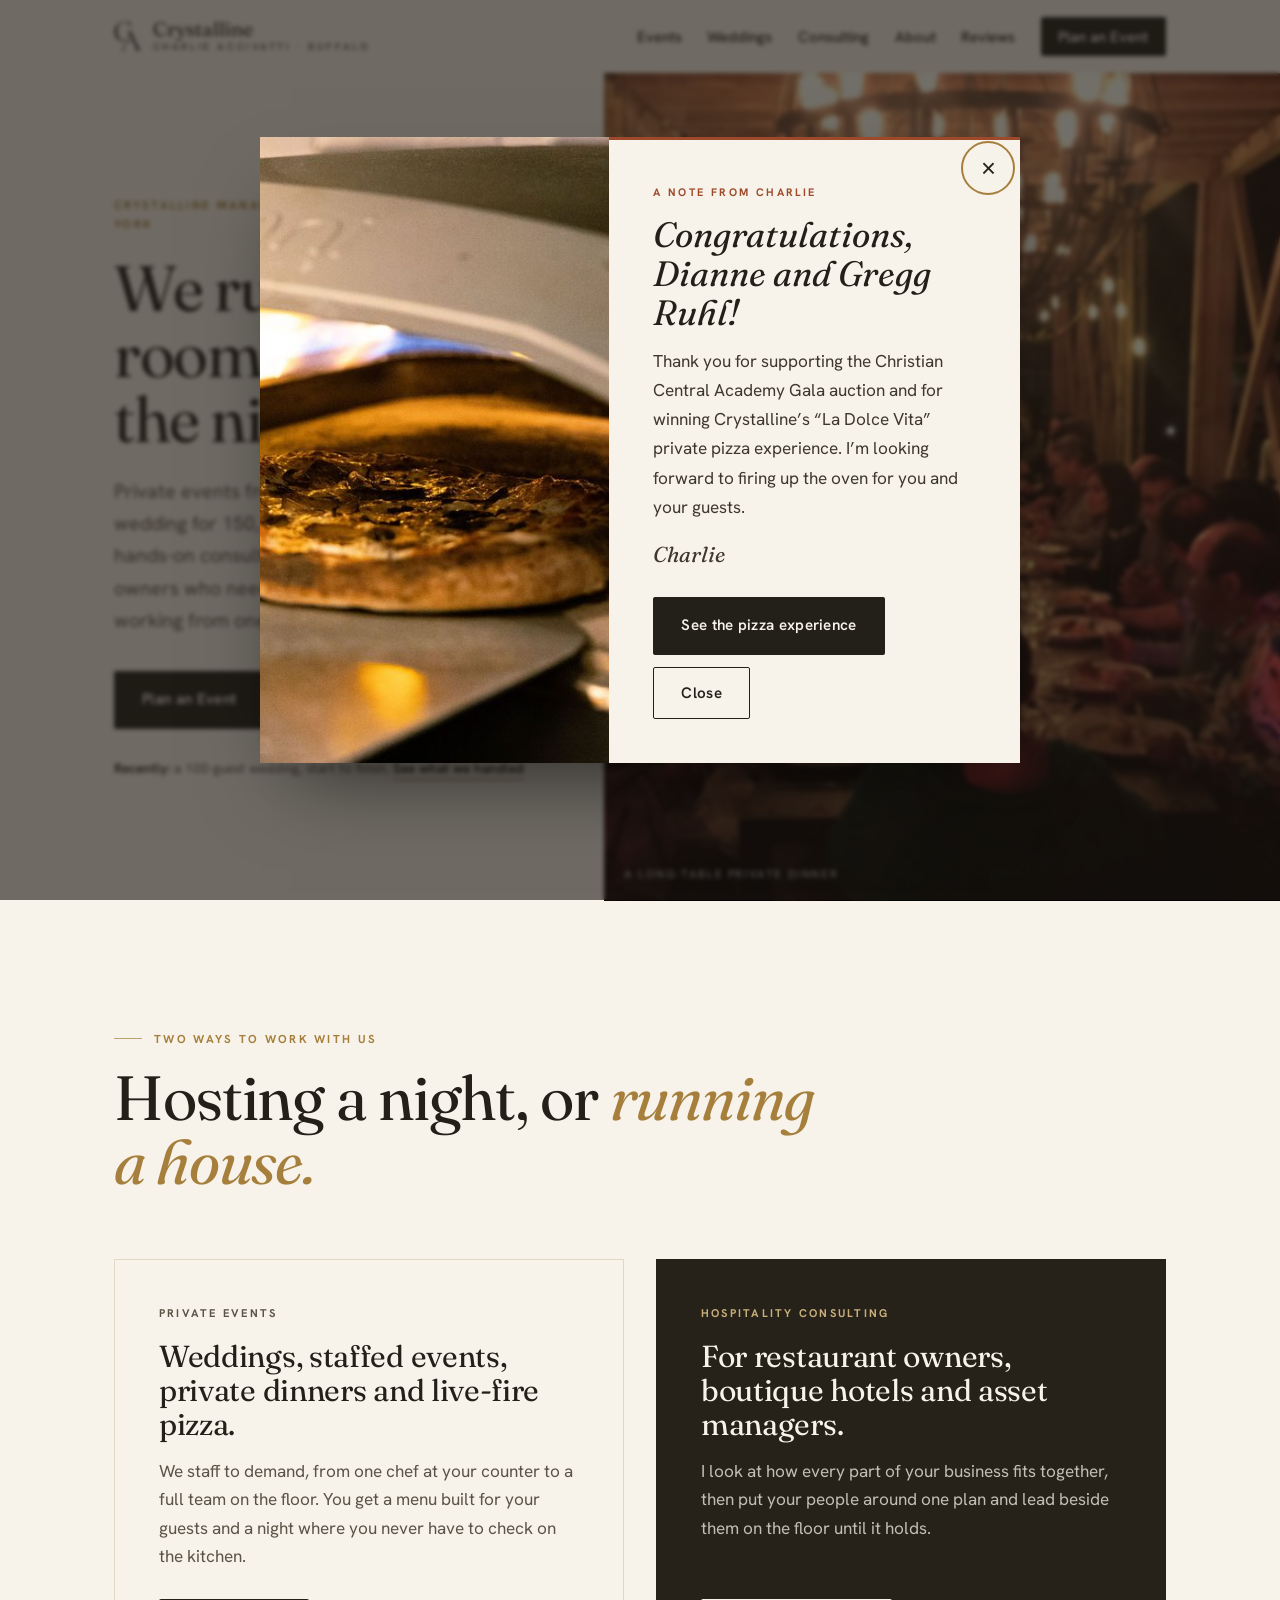
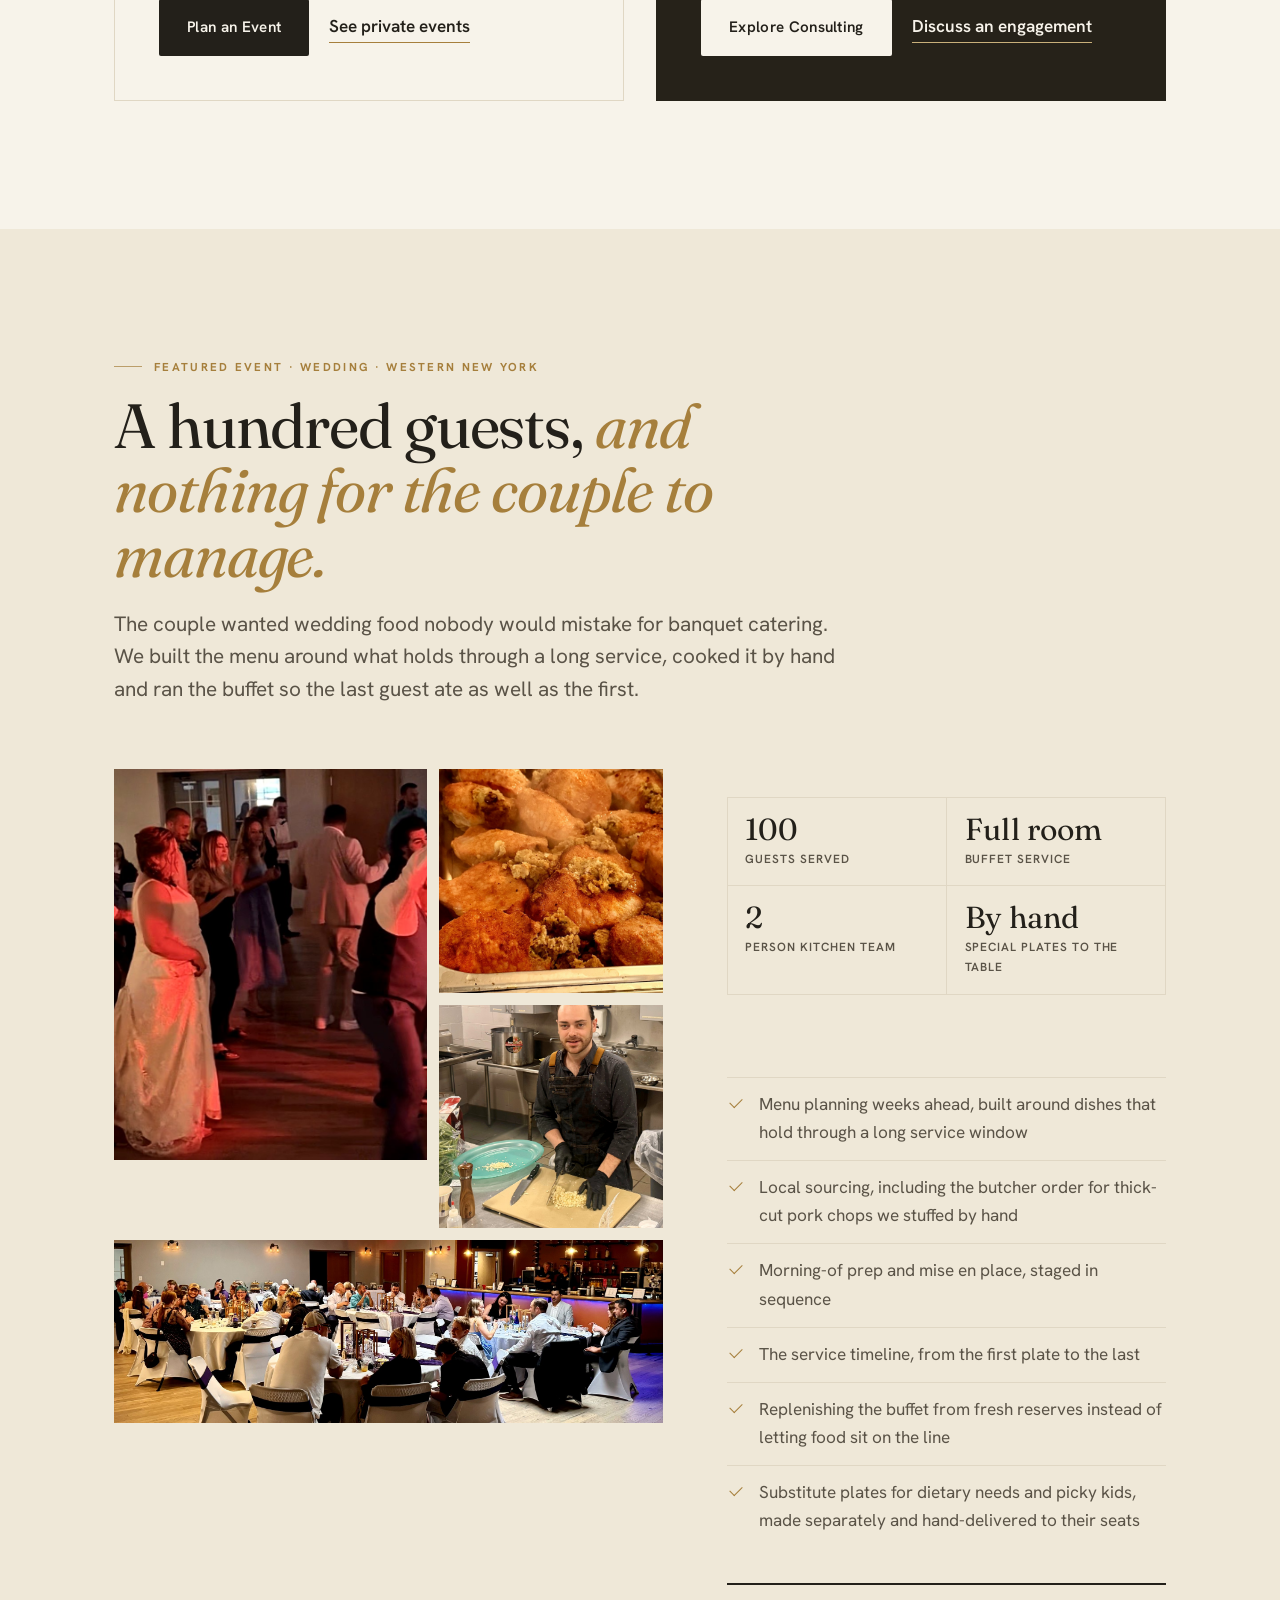
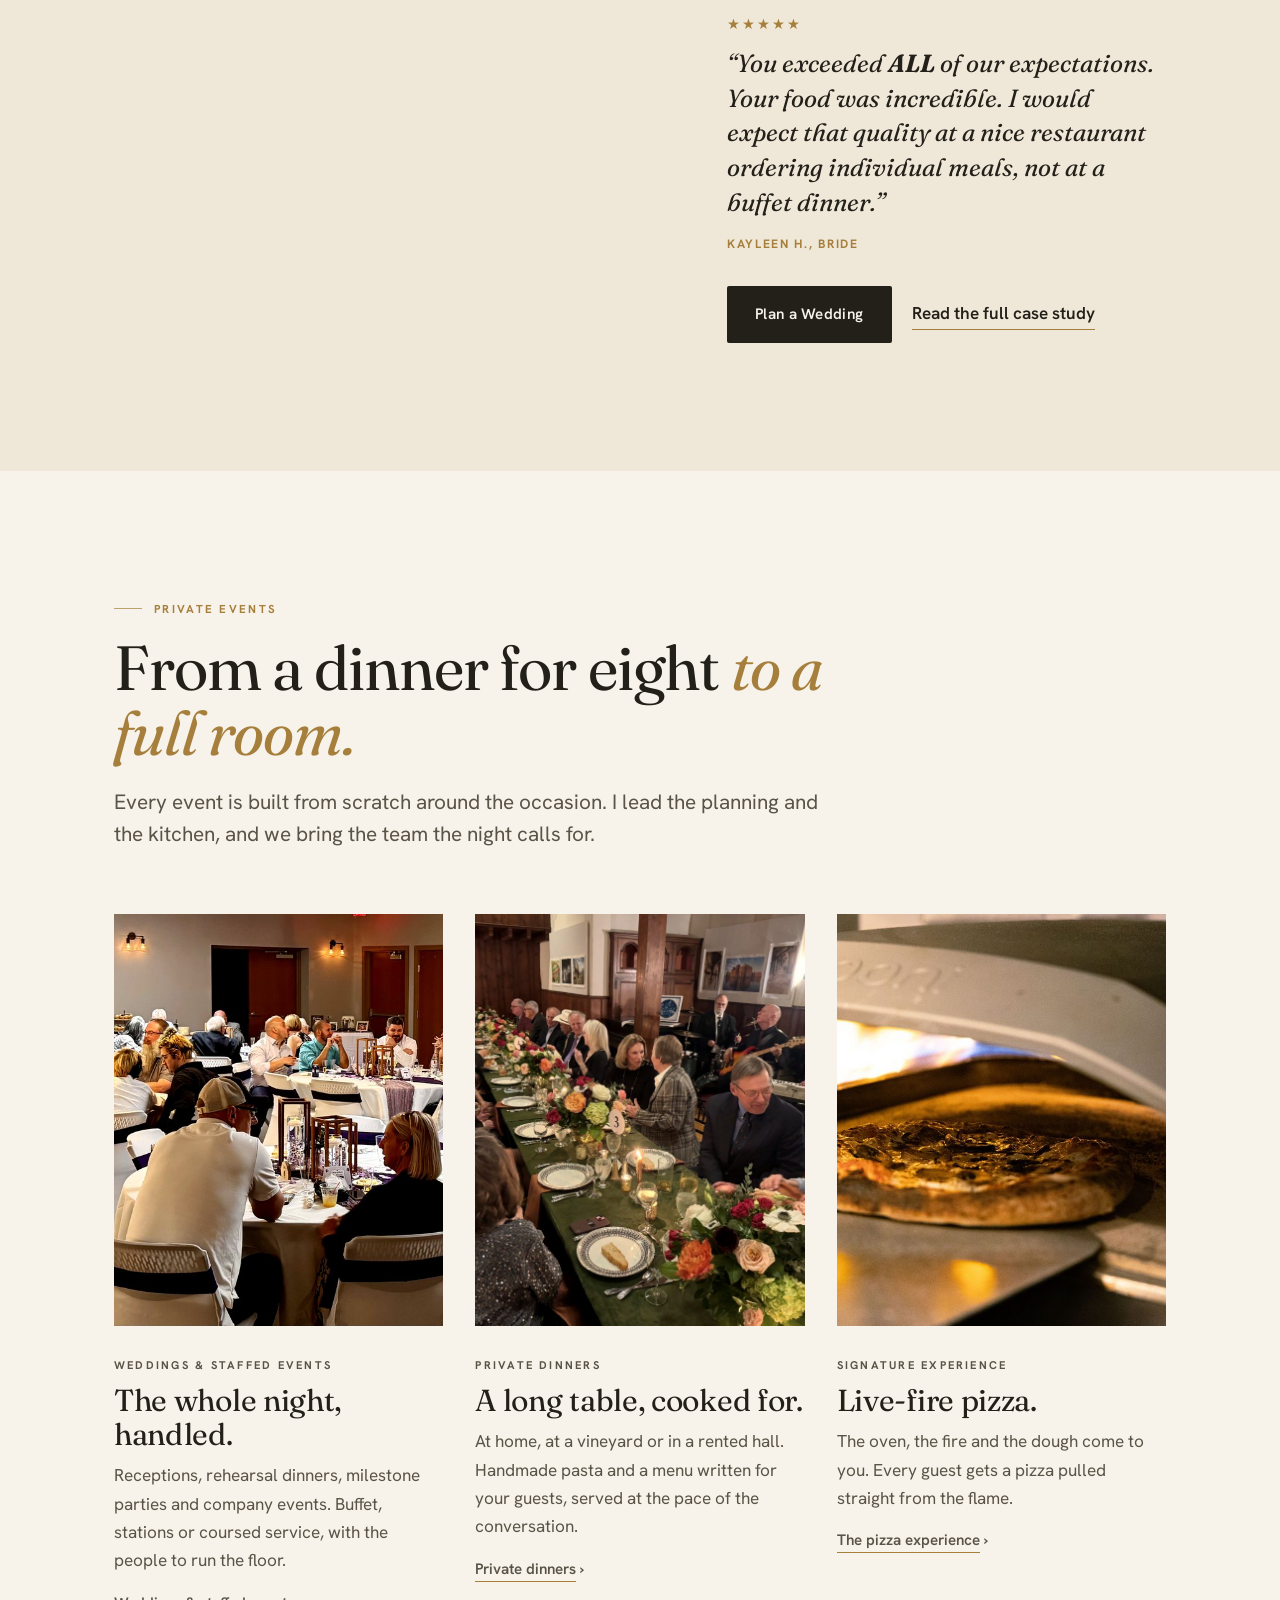
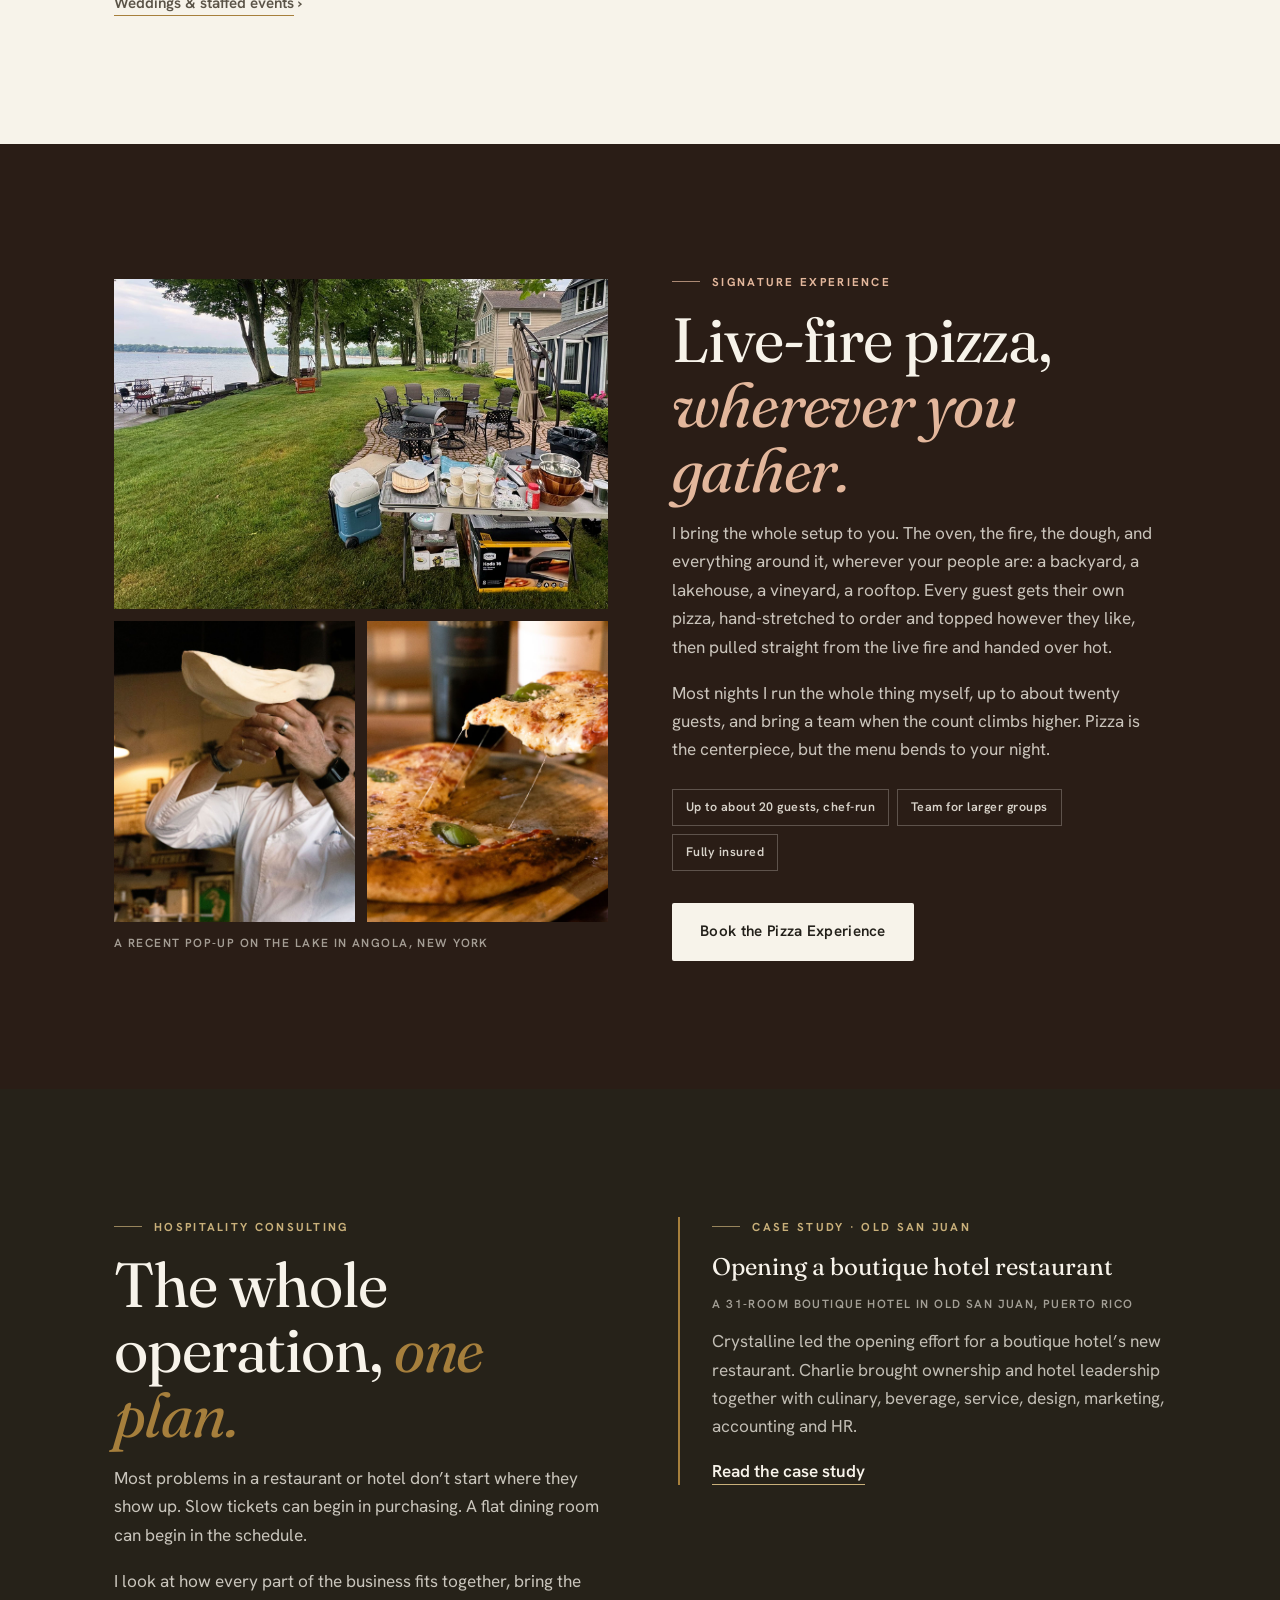
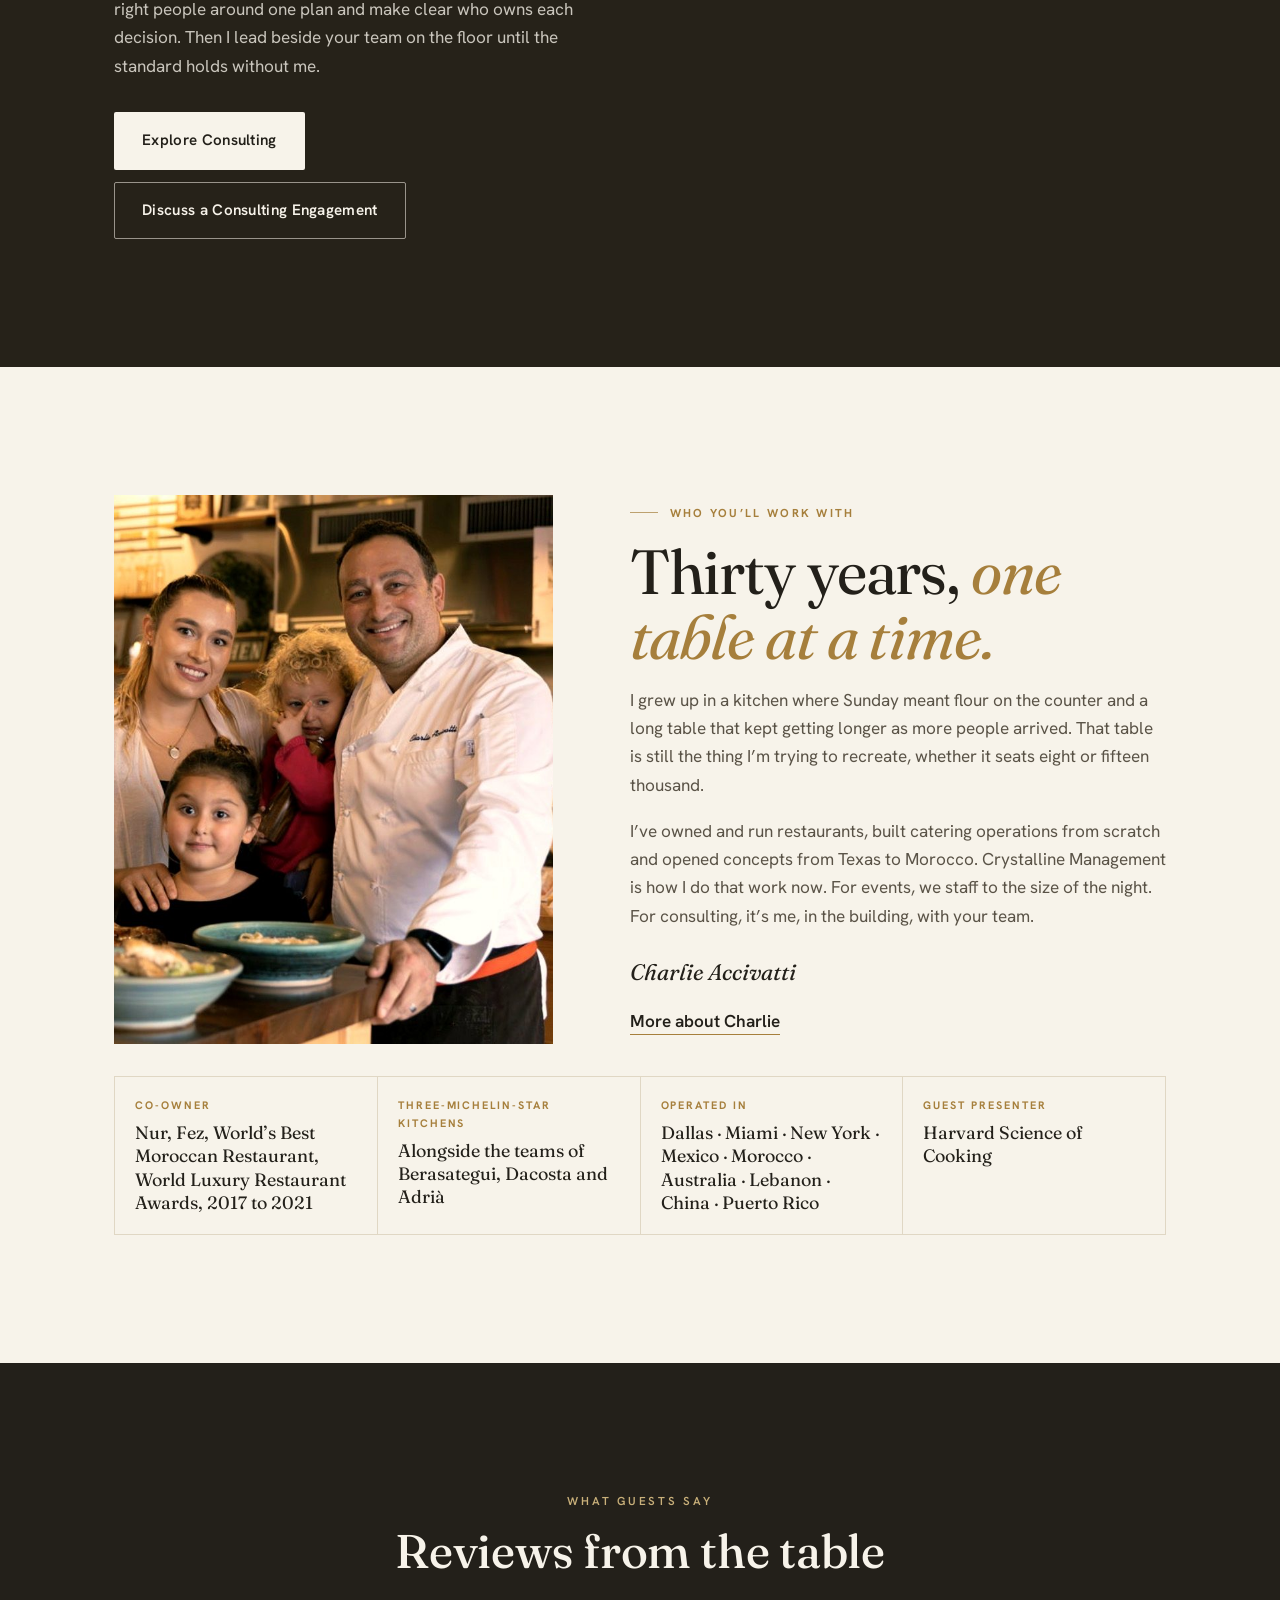
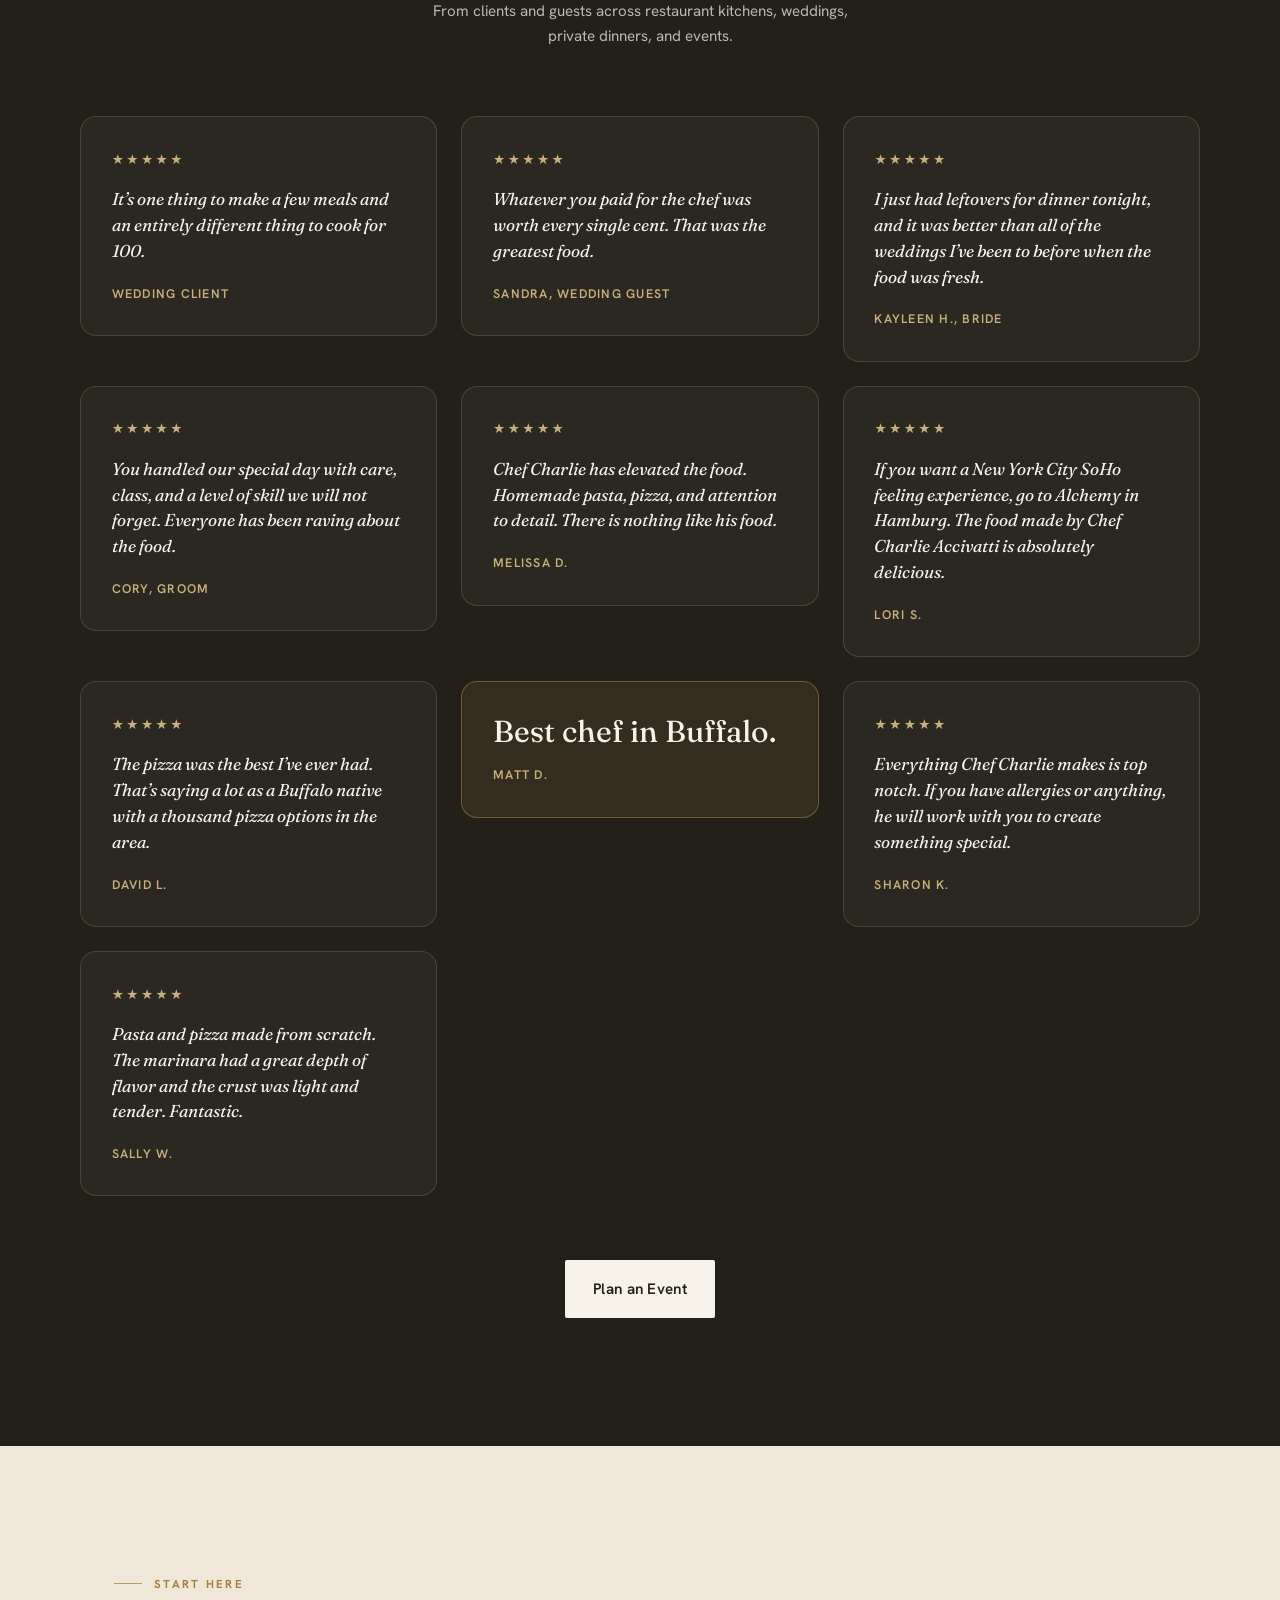
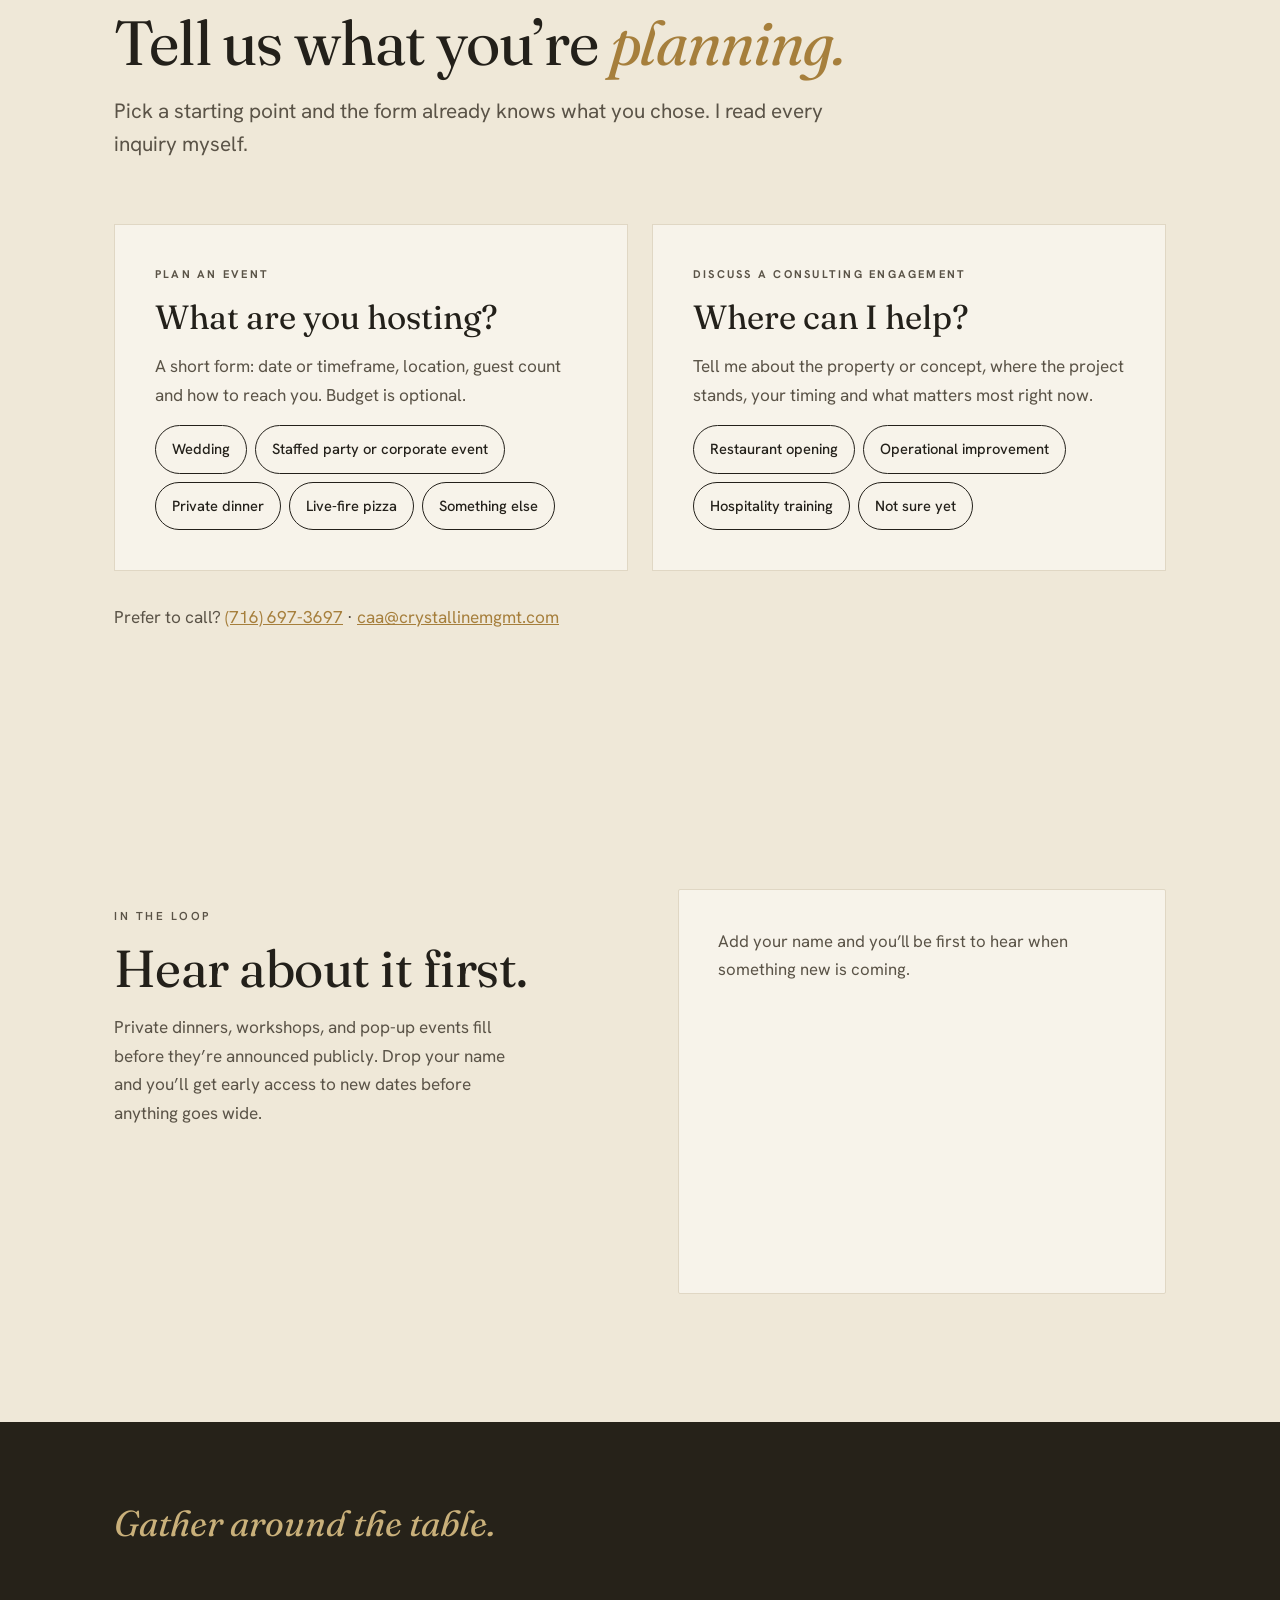
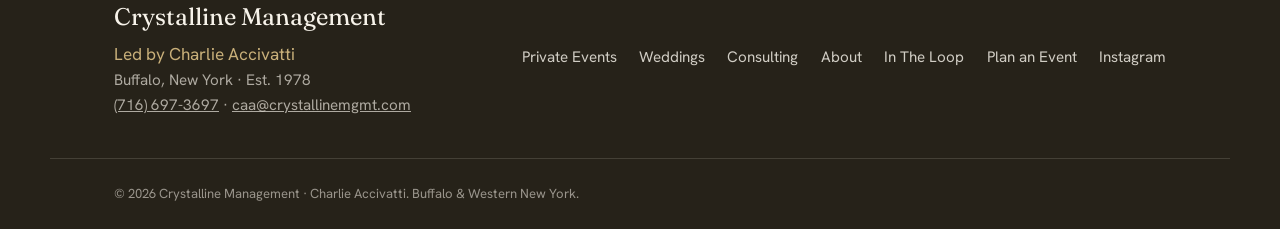
<file: index.html>
<!DOCTYPE html>
<html lang="en">
<head>
  <meta charset="UTF-8" />
  <meta name="viewport" content="width=device-width, initial-scale=1.0" />

  <!-- ============ SEO ============ -->
  <title>Charlie Accivatti | Private Events, Weddings &amp; Hospitality Consulting in Buffalo, NY</title>
  <meta name="description" content="Crystalline Management, led by Charlie Accivatti. Weddings, staffed events, private dinners and live-fire pizza in Buffalo and Western New York, plus hands-on consulting for restaurants and boutique hotels." />
  <meta name="author" content="Charlie Accivatti" />
  <meta name="keywords" content="Charlie Accivatti, private chef Buffalo NY, Buffalo private chef, handmade pasta Buffalo, wood fired pizza Buffalo, pop up pizza Buffalo NY, catering Buffalo NY, private dining Buffalo, private dinner Buffalo NY, wedding chef Buffalo NY, wedding catering Buffalo, private chef wedding Buffalo, chef for hire Buffalo, catering Western New York, WNY private chef, wine dinner Buffalo, food and wine experiences Buffalo, pasta workshop Buffalo, cooking class Buffalo, hospitality consultant Buffalo, private chef Erie County, catering Elmwood Village, private event chef Buffalo" />
  <link rel="canonical" href="https://crystallinemgmt.com/" />
  <meta name="theme-color" content="#F7F3EA" />

  <!-- ============ Favicon ============ -->
  <link rel="icon" href="/images/favicon.ico" sizes="any" />
  <link rel="icon" type="image/png" sizes="32x32" href="/images/favicon-32.png" />
  <link rel="icon" type="image/png" sizes="16x16" href="/images/favicon-16.png" />
  <link rel="apple-touch-icon" href="/images/apple-touch-icon.png" />

  <!-- ============ Open Graph ============ -->
  <meta property="og:type" content="website" />
  <meta property="og:site_name" content="Charlie Accivatti" />
  <meta property="og:title" content="Charlie Accivatti | Private Events, Weddings &amp; Hospitality Consulting in Buffalo, NY" />
  <meta property="og:description" content="Crystalline Management, led by Charlie Accivatti. Weddings, staffed events, private dinners and live-fire pizza in Buffalo and Western New York, plus hands-on consulting for restaurants and boutique hotels." />
  <meta property="og:url" content="https://crystallinemgmt.com/" />
  <meta property="og:image" content="https://crystallinemgmt.com/images/og-cover.jpg" />
  <meta property="og:locale" content="en_US" />

  <!-- ============ Twitter ============ -->
  <meta name="twitter:card" content="summary_large_image" />
  <meta name="twitter:title" content="Charlie Accivatti | Private Events, Weddings &amp; Hospitality Consulting in Buffalo, NY" />
  <meta name="twitter:description" content="Crystalline Management, led by Charlie Accivatti. Weddings, staffed events, private dinners and live-fire pizza in Buffalo and Western New York, plus hands-on consulting for restaurants and boutique hotels." />
  <meta name="twitter:image" content="https://crystallinemgmt.com/images/og-cover.jpg" />

  <!-- ============ Fonts ============ -->
  <link rel="preconnect" href="https://fonts.googleapis.com" />
  <link rel="preconnect" href="https://fonts.gstatic.com" crossorigin />
  <link href="https://fonts.googleapis.com/css2?family=Fraunces:ital,opsz,wght@0,9..144,400;0,9..144,500;0,9..144,600;1,9..144,400;1,9..144,500&family=Hanken+Grotesk:wght@400;500;600;700&display=swap" rel="stylesheet" />

  <link rel="stylesheet" href="styles.css" />
  <link rel="stylesheet" href="refresh.css" />
  <link rel="preload" as="image" href="images/popup-gathering.jpg" />

  <!-- ============ Structured Data (Local SEO) ============ -->
  <script type="application/ld+json">
  {
    "@context": "https://schema.org",
    "@type": ["LocalBusiness", "ProfessionalService", "FoodEstablishment"],
    "name": "Charlie Accivatti",
    "legalName": "Crystalline Management",
    "slogan": "Gather around the table.",
    "description": "Buffalo private chef Charlie Accivatti. Handmade pasta, wood-fired pizza pop-ups, private dinners, wedding catering, and hospitality. Based in Buffalo, NY and available to travel.",
    "url": "https://crystallinemgmt.com",
    "image": "https://crystallinemgmt.com/images/chef.jpg",
    "telephone": "+1-716-697-3697",
    "email": "caa@crystallinemgmt.com",
    "foundingDate": "1978",
    "priceRange": "$$$$",
    "founder": {
      "@type": "Person",
      "name": "Charlie Accivatti",
      "jobTitle": "Founder, Crystalline Management"
    },
    "parentOrganization": {
      "@type": "Organization",
      "name": "Crystalline Management"
    },
    "address": {
      "@type": "PostalAddress",
      "addressLocality": "Buffalo",
      "addressRegion": "NY",
      "addressCountry": "US"
    },
    "geo": {
      "@type": "GeoCoordinates",
      "latitude": 42.8864,
      "longitude": -78.8784
    },
    "areaServed": [
      { "@type": "City", "name": "Buffalo", "sameAs": "https://www.wikidata.org/wiki/Q40435" },
      { "@type": "City", "name": "Amherst" },
      { "@type": "City", "name": "Orchard Park" },
      { "@type": "City", "name": "Williamsville" },
      { "@type": "City", "name": "East Aurora" },
      { "@type": "City", "name": "Cheektowaga" },
      { "@type": "City", "name": "Hamburg" },
      { "@type": "City", "name": "Clarence" },
      { "@type": "City", "name": "Snyder" },
      { "@type": "City", "name": "Kenmore" },
      { "@type": "City", "name": "Grand Island" },
      { "@type": "City", "name": "West Seneca" },
      { "@type": "City", "name": "Lancaster" },
      { "@type": "City", "name": "Ellicottville" },
      { "@type": "City", "name": "Chautauqua" },
      { "@type": "City", "name": "Lockport" },
      { "@type": "City", "name": "Niagara Falls" },
      { "@type": "AdministrativeArea", "name": "Erie County" },
      { "@type": "AdministrativeArea", "name": "Niagara County" },
      { "@type": "AdministrativeArea", "name": "Western New York" },
      { "@type": "Country", "name": "United States" }
    ],
    "availableChannel": {
      "@type": "ServiceChannel",
      "serviceLocation": { "@type": "Place", "name": "Client location, available to travel" }
    },
    "knowsAbout": [
      "Handmade pasta",
      "Wood-fired pizza",
      "Private dining",
      "Wedding catering",
      "Private chef services",
      "Corporate catering",
      "Catering",
      "Food and wine experiences",
      "Pop-up dining",
      "Pasta workshops",
      "Cooking classes",
      "Hospitality consulting",
      "Restaurant consulting"
    ],
    "sameAs": [
      "https://www.instagram.com/accivatti"
    ],
    "makesOffer": [
      { "@type": "Offer", "itemOffered": { "@type": "Service", "name": "Private Dinners", "description": "Bespoke chef-led dinners at your home or venue, wherever that is" } },
      { "@type": "Offer", "itemOffered": { "@type": "Service", "name": "Ravioli Dinners", "description": "Handmade pasta family-style dinners, available for travel" } },
      { "@type": "Offer", "itemOffered": { "@type": "Service", "name": "Wood-Fired Pop-Up Pizza", "description": "Mobile wood-fired pizza events brought to your location, local or destination" } },
      { "@type": "Offer", "itemOffered": { "@type": "Service", "name": "Private Chef Catering", "description": "Full-service catering for celebrations and milestone events, based in Buffalo and available to travel" } },
      { "@type": "Offer", "itemOffered": { "@type": "Service", "name": "Wedding Catering Buffalo", "description": "Private chef wedding catering, handmade food and full-room hospitality, based in Buffalo and available to travel" } },
      { "@type": "Offer", "itemOffered": { "@type": "Service", "name": "Pasta Workshops", "description": "Hands-on pizza and pasta workshops for private groups and partner venues" } },
      { "@type": "Offer", "itemOffered": { "@type": "Service", "name": "Hospitality Consulting", "description": "Restaurant openings, operational improvement and hospitality training for restaurant owners, boutique hotels and asset managers", "url": "https://crystallinemgmt.com/consulting.html" } }
    ]
  }
  </script>

  <script type="application/ld+json">
  {
    "@context": "https://schema.org",
    "@type": "LocalBusiness",
    "name": "Charlie Accivatti",
    "url": "https://crystallinemgmt.com",
    "aggregateRating": {
      "@type": "AggregateRating",
      "ratingValue": "5",
      "bestRating": "5",
      "ratingCount": "6",
      "reviewCount": "6"
    }
  }
  </script>
</head>

<body>
  <a class="skip-link" href="#main">Skip to content</a>

  <!-- ============ HEADER / NAV ============ -->
  <header class="site-header" id="siteHeader">
    <div class="wrap header-inner">
      <a class="brand" href="/" aria-label="Crystalline Management, home">
        <span class="brand-mark" aria-hidden="true">
          <img src="images/ca-monogram.png" alt="" />
        </span>
        <span class="brand-text">Crystalline<span class="brand-sub">Charlie Accivatti · Buffalo</span></span>
      </a>

      <nav class="nav" aria-label="Primary">
        <button class="nav-toggle" id="navToggle" aria-expanded="false" aria-controls="navMenu">
          <span class="sr-only">Menu</span>
          <span class="nav-bars" aria-hidden="true"></span>
        </button>
        <ul class="nav-menu" id="navMenu">
          <li><a href="/events.html">Events</a></li>
          <li><a href="/weddings.html">Weddings</a></li>
          <li><a href="/consulting.html">Consulting</a></li>
          <li><a href="/about.html">About</a></li>
          <li><a href="/#testimonials">Reviews</a></li>
          <li><a class="nav-cta" href="/#plan-an-event" data-inquiry="event" data-cta="Nav: Plan an Event">Plan an Event</a></li>
        </ul>
      </nav>
    </div>
  </header>

  <main id="main">
    <span id="top"></span>

    <!-- ============ HERO ============ -->
    <section class="hx" aria-labelledby="hero-title">
      <div class="hx-copy">
        <p class="hx-eyebrow">Crystalline Management · Buffalo &amp; Western New York</p>
        <h1 class="hx-title display" id="hero-title">We run the room. <em>You</em> enjoy the night.</h1>
        <p class="hx-sub">Private events from a dinner for eight to a wedding for 150, staffed to fit the night. And hands-on consulting for restaurant and hotel owners who need every part of the operation working from one plan.</p>
        <div class="hx-actions">
          <a class="btn btn-solid" href="/#plan-an-event" data-inquiry="event" data-cta="Hero: Plan an Event">Plan an Event</a>
          <a class="btn btn-ghost" href="/consulting.html">Explore Consulting</a>
        </div>
        <p class="hx-note"><strong>Recently:</strong> a 100-guest wedding, start to finish. <a class="text-link" href="#portfolio">See what we handled</a></p>
      </div>
      <figure class="hx-figure">
        <img src="images/popup-gathering.jpg" alt="Guests at a long candlelit table under a chandelier during a private dinner" fetchpriority="high" />
        <figcaption>A long-table private dinner</figcaption>
      </figure>
    </section>

    <!-- ============ TWO PATHS ============ -->
    <section class="sec" id="services" aria-labelledby="paths-title">
      <div class="wrap">
        <header class="sec-head reveal">
          <p class="kicker">Two ways to work with us</p>
          <h2 class="h2" id="paths-title">Hosting a night, or <em>running a house.</em></h2>
        </header>
        <div class="paths">
          <article class="path reveal">
            <p class="path-tag">Private events</p>
            <h3 class="h3">Weddings, staffed events, private dinners and live-fire pizza.</h3>
            <p>We staff to demand, from one chef at your counter to a full team on the floor. You get a menu built for your guests and a night where you never have to check on the kitchen.</p>
            <div class="btn-row">
              <a class="btn btn-solid" href="/#plan-an-event" data-inquiry="event" data-cta="Paths: Plan an Event">Plan an Event</a>
              <a class="text-link" href="/events.html">See private events</a>
            </div>
          </article>
          <article class="path path--dark reveal">
            <p class="path-tag">Hospitality consulting</p>
            <h3 class="h3">For restaurant owners, boutique hotels and asset managers.</h3>
            <p>I look at how every part of your business fits together, then put your people around one plan and lead beside them on the floor until it holds.</p>
            <div class="btn-row">
              <a class="btn btn-light" href="/consulting.html">Explore Consulting</a>
              <a class="text-link" href="/#discuss-consulting" data-inquiry="consulting" data-cta="Paths: Discuss consulting" style="color:var(--paper);border-color:var(--gold-soft);">Discuss an engagement</a>
            </div>
          </article>
        </div>
      </div>
    </section>

    <!-- ============ FEATURED WEDDING ============ -->
    <section class="sec sec--cream" id="portfolio" aria-labelledby="fw-title">
      <div class="wrap">
        <header class="sec-head reveal">
          <p class="kicker">Featured event · Wedding · Western New York</p>
          <h2 class="h2" id="fw-title">A hundred guests, <em>and nothing for the couple to manage.</em></h2>
          <p class="lead">The couple wanted wedding food nobody would mistake for banquet catering. We built the menu around what holds through a long service, cooked it by hand and ran the buffet so the last guest ate as well as the first.</p>
        </header>
      <div class="fw-grid">
        <div class="fw-photos reveal">
          <figure class="fw-a"><img src="images/portfolio-03-dancefloor.jpg" alt="The bride and guests on the dance floor at the reception" loading="lazy" /></figure>
          <figure class="fw-b"><img src="images/portfolio-05-porkchop.jpg" alt="Stuffed pork chops with herb stuffing, ready for service" loading="lazy" /></figure>
          <figure class="fw-c"><img src="images/gallery-max-prep.jpg" alt="Max, of the Crystalline team, prepping garlic in the kitchen the morning of the wedding" loading="lazy" /></figure>
          <figure class="fw-wide"><img src="images/portfolio-02-reception.jpg" alt="Guests seated at round tables during the wedding reception" loading="lazy" /></figure>
        </div>

        <div class="fw-copy">
          <div class="fw-facts reveal" role="list">
            <div role="listitem"><p class="fw-num">100</p><p class="fw-lbl">Guests served</p></div>
            <div role="listitem"><p class="fw-num">Full room</p><p class="fw-lbl">Buffet service</p></div>
            <div role="listitem"><p class="fw-num">2</p><p class="fw-lbl">Person kitchen team</p></div>
            <div role="listitem"><p class="fw-num">By hand</p><p class="fw-lbl">Special plates to the table</p></div>
          </div>

          <h3 class="plate-title reveal">What we took off their plate</h3>
          <ul class="plate-list reveal">
            <li>Menu planning weeks ahead, built around dishes that hold through a long service window</li>
            <li>Local sourcing, including the butcher order for thick-cut pork chops we stuffed by hand</li>
            <li>Morning-of prep and mise en place, staged in sequence</li>
            <li>The service timeline, from the first plate to the last</li>
            <li>Replenishing the buffet from fresh reserves instead of letting food sit on the line</li>
            <li>Substitute plates for dietary needs and picky kids, made separately and hand-delivered to their seats</li>
          </ul>

          <figure class="fw-quote reveal">
            <p class="stars" aria-label="Five stars">&#9733;&#9733;&#9733;&#9733;&#9733;</p>
            <blockquote>&ldquo;You exceeded <strong>ALL</strong> of our expectations. Your food was incredible. I would expect that quality at a nice restaurant ordering individual meals, not at a buffet dinner.&rdquo;</blockquote>
            <figcaption>Kayleen H., Bride</figcaption>
          </figure>

          <div class="btn-row mt-2 reveal" style="align-items:center;gap:1.25rem;">
            <a class="btn btn-solid" href="/#plan-an-event" data-inquiry="event" data-event-type="Wedding" data-cta="Featured wedding: Plan a wedding">Plan a Wedding</a>
            <a class="text-link" href="/case-study-wedding.html">Read the full case study</a>
          </div>
        </div>
      </div>
      </div>
    </section>

    <!-- ============ EVENT FORMATS ============ -->
    <section class="sec" id="events" aria-labelledby="formats-title">
      <div class="wrap">
        <header class="sec-head reveal">
          <p class="kicker">Private events</p>
          <h2 class="h2" id="formats-title">From a dinner for eight <em>to a full room.</em></h2>
          <p class="lead">Every event is built from scratch around the occasion. I lead the planning and the kitchen, and we bring the team the night calls for.</p>
        </header>
        <div class="formats">
          <a class="format reveal" href="/events.html#staffed">
            <figure><img src="images/portfolio-02-reception.jpg" alt="A wedding reception with guests at round tables beside the bar" loading="lazy" style="object-position:38% 50%;" /></figure>
            <p class="path-tag">Weddings &amp; staffed events</p>
            <h3 class="h3">The whole night, handled.</h3>
            <p>Receptions, rehearsal dinners, milestone parties and company events. Buffet, stations or coursed service, with the people to run the floor.</p>
            <p class="more"><span>Weddings &amp; staffed events</span> &rsaquo;</p>
          </a>
          <a class="format reveal" href="/events.html#dinners">
            <figure><img src="images/popup-event.jpg" alt="Family and friends at a long table with flowers and live music, celebrating Charlie’s father-in-law’s 80th birthday" loading="lazy" style="object-position:60% 50%;" /></figure>
            <p class="path-tag">Private dinners</p>
            <h3 class="h3">A long table, cooked for.</h3>
            <p>At home, at a vineyard or in a rented hall. Handmade pasta and a menu written for your guests, served at the pace of the conversation.</p>
            <p class="more"><span>Private dinners</span> &rsaquo;</p>
          </a>
          <a class="format reveal" href="#popup">
            <figure><img src="images/oven.jpg" alt="A pizza blistering in the flame of a live-fire oven" loading="lazy" /></figure>
            <p class="path-tag">Signature experience</p>
            <h3 class="h3">Live-fire pizza.</h3>
            <p>The oven, the fire and the dough come to you. Every guest gets a pizza pulled straight from the flame.</p>
            <p class="more"><span>The pizza experience</span> &rsaquo;</p>
          </a>
        </div>
      </div>
    </section>

    <!-- ============ LIVE-FIRE PIZZA ============ -->
    <section class="sec sec--ember on-dark" id="popup" aria-labelledby="popup-title">
      <div class="wrap">
        <div class="pz-grid">
          <div class="pz-photos reveal">
            <figure class="pz-a"><img src="images/popup-setup.jpg" alt="A lakeside pizza setup with the oven, prep table and dough on a lawn by the water" loading="lazy" /></figure>
            <figure class="pz-b"><img src="images/chef.jpg" alt="Charlie Accivatti tossing pizza dough" loading="lazy" /></figure>
            <figure class="pz-c"><img src="images/g-pizza-slice.jpg" alt="A cheese pull from a fresh slice of pizza" loading="lazy" /></figure>
            <p class="caption" style="grid-column:1/-1;margin-top:0;">A recent pop-up on the lake in Angola, New York</p>
          </div>
          <div class="pz-copy">
            <p class="kicker reveal">Signature experience</p>
            <h2 class="h2 reveal" id="popup-title">Live-fire pizza, <em>wherever you gather.</em></h2>
            <div class="prose reveal mt-1">
              <p>I bring the whole setup to you. The oven, the fire, the dough, and everything around it, wherever your people are: a backyard, a lakehouse, a vineyard, a rooftop. Every guest gets their own pizza, hand-stretched to order and topped however they like, then pulled straight from the live fire and handed over hot.</p>
              <p>Most nights I run the whole thing myself, up to about twenty guests, and bring a team when the count climbs higher. Pizza is the centerpiece, but the menu bends to your night.</p>
            </div>
            <div class="pz-facts reveal">
              <span>Up to about 20 guests, chef-run</span>
              <span>Team for larger groups</span>
              <span>Fully insured</span>
            </div>
            <a class="btn btn-light reveal" href="/#plan-an-event" data-inquiry="event" data-event-type="Live-fire pizza" data-cta="Pizza: Book the oven">Book the Pizza Experience</a>
          </div>
        </div>
      </div>
    </section>

    <!-- ============ CONSULTING ============ -->
    <section class="sec sec--dark on-dark" id="consulting" aria-labelledby="cx-title">
      <div class="wrap cx-band">
        <div>
          <p class="kicker reveal">Hospitality consulting</p>
          <h2 class="h2 reveal" id="cx-title">The whole operation, <em>one plan.</em></h2>
          <div class="prose reveal mt-1">
            <p>Most problems in a restaurant or hotel don’t start where they show up. Slow tickets can begin in purchasing. A flat dining room can begin in the schedule.</p>
            <p>I look at how every part of the business fits together, bring the right people around one plan and make clear who owns each decision. Then I lead beside your team on the floor until the standard holds without me.</p>
          </div>
          <div class="btn-row mt-2 reveal">
            <a class="btn btn-light" href="/consulting.html">Explore Consulting</a>
            <a class="btn btn-outline-light" href="/#discuss-consulting" data-inquiry="consulting" data-cta="Home consulting band">Discuss a Consulting Engagement</a>
          </div>
        </div>
        <div class="cx-teaser reveal">
          <p class="kicker">Case study · Old San Juan</p>
          <h3>Opening a boutique hotel restaurant</h3>
          <p class="caption" style="margin:0 0 .8rem;">A 31-room boutique hotel in Old San Juan, Puerto Rico</p>
          <p>Crystalline led the opening effort for a boutique hotel’s new restaurant. Charlie brought ownership and hotel leadership together with culinary, beverage, service, design, marketing, accounting and HR.</p>
          <p class="mt-1"><a class="text-link" href="/consulting.html#case">Read the case study</a></p>
        </div>
      </div>
    </section>

    <!-- ============ ABOUT ============ -->
    <section class="sec" id="about" aria-labelledby="about-title">
      <div class="wrap ab2">
        <figure class="reveal"><img src="images/chef-family.jpg" alt="Charlie Accivatti in chef whites with his family in his kitchen" loading="lazy" style="object-position:62% 40%;" /></figure>
        <div>
          <p class="kicker reveal">Who you’ll work with</p>
          <h2 class="h2 reveal" id="about-title">Thirty years, <em>one table at a time.</em></h2>
          <div class="prose reveal mt-1">
            <p>I grew up in a kitchen where Sunday meant flour on the counter and a long table that kept getting longer as more people arrived. That table is still the thing I’m trying to recreate, whether it seats eight or fifteen thousand.</p>
            <p>I’ve owned and run restaurants, built catering operations from scratch and opened concepts from Texas to Morocco. Crystalline Management is how I do that work now. For events, we staff to the size of the night. For consulting, it’s me, in the building, with your team.</p>
          </div>
          <p class="sig reveal">Charlie Accivatti</p>
          <p class="reveal mt-1"><a class="text-link" href="/about.html">More about Charlie</a></p>
        </div>
      </div>
      <div class="wrap mt-2">
        <div class="creds reveal">
          <div><p>Co-owner</p><p>Nur, Fez, World’s Best Moroccan Restaurant, World Luxury Restaurant Awards, 2017 to 2021</p></div>
          <div><p>Three-Michelin-star kitchens</p><p>Alongside the teams of Berasategui, Dacosta and Adrià</p></div>
          <div><p>Operated in</p><p>Dallas · Miami · New York · Mexico · Morocco · Australia · Lebanon · China · Puerto Rico</p></div>
          <div><p>Guest presenter</p><p>Harvard Science of Cooking</p></div>
        </div>
      </div>
    </section>

    <!-- ============ TESTIMONIALS ============ -->
    <section class="tm" id="testimonials" aria-labelledby="tm-title">
      <div class="tm-head reveal">
        <p class="tm-eyebrow">What guests say</p>
        <h2 class="tm-title" id="tm-title">Reviews from the table</h2>
        <p class="tm-source">From clients and guests across restaurant kitchens, weddings, private dinners, and events.</p>
      </div>
      <div class="tm-grid">
        <figure class="tm-card reveal">
          <p class="tm-stars">&#9733;&#9733;&#9733;&#9733;&#9733;</p><blockquote class="tm-quote">It&rsquo;s one thing to make a few meals and an entirely different thing to cook for 100.</blockquote>
          <figcaption class="tm-name">Wedding Client</figcaption>
        </figure>
        <figure class="tm-card reveal">
          <p class="tm-stars">&#9733;&#9733;&#9733;&#9733;&#9733;</p><blockquote class="tm-quote">Whatever you paid for the chef was worth every single cent. That was the greatest food.</blockquote>
          <figcaption class="tm-name">Sandra, Wedding Guest</figcaption>
        </figure>
        <figure class="tm-card reveal">
          <p class="tm-stars">&#9733;&#9733;&#9733;&#9733;&#9733;</p><blockquote class="tm-quote">I just had leftovers for dinner tonight, and it was better than all of the weddings I&rsquo;ve been to before when the food was fresh.</blockquote>
          <figcaption class="tm-name">Kayleen H., Bride</figcaption>
        </figure>
        <figure class="tm-card reveal">
          <p class="tm-stars">&#9733;&#9733;&#9733;&#9733;&#9733;</p><blockquote class="tm-quote">You handled our special day with care, class, and a level of skill we will not forget. Everyone has been raving about the food.</blockquote>
          <figcaption class="tm-name">Cory, Groom</figcaption>
        </figure>
        <figure class="tm-card reveal">
          <p class="tm-stars">&#9733;&#9733;&#9733;&#9733;&#9733;</p><blockquote class="tm-quote">Chef Charlie has elevated the food. Homemade pasta, pizza, and attention to detail. There is nothing like his food.</blockquote>
          <figcaption class="tm-name">Melissa D.</figcaption>
        </figure>
        <figure class="tm-card reveal">
          <p class="tm-stars">&#9733;&#9733;&#9733;&#9733;&#9733;</p><blockquote class="tm-quote">If you want a New York City SoHo feeling experience, go to Alchemy in Hamburg. The food made by Chef Charlie Accivatti is absolutely delicious.</blockquote>
          <figcaption class="tm-name">Lori S.</figcaption>
        </figure>
        <figure class="tm-card reveal">
          <p class="tm-stars">&#9733;&#9733;&#9733;&#9733;&#9733;</p><blockquote class="tm-quote">The pizza was the best I&rsquo;ve ever had. That&rsquo;s saying a lot as a Buffalo native with a thousand pizza options in the area.</blockquote>
          <figcaption class="tm-name">David L.</figcaption>
        </figure>
        <figure class="tm-card tm-card--accent reveal">
          <blockquote class="tm-quote">Best chef in Buffalo.</blockquote>
          <figcaption class="tm-name">Matt D.</figcaption>
        </figure>
        <figure class="tm-card reveal">
          <p class="tm-stars">&#9733;&#9733;&#9733;&#9733;&#9733;</p><blockquote class="tm-quote">Everything Chef Charlie makes is top notch. If you have allergies or anything, he will work with you to create something special.</blockquote>
          <figcaption class="tm-name">Sharon K.</figcaption>
        </figure>
        <figure class="tm-card reveal">
          <p class="tm-stars">&#9733;&#9733;&#9733;&#9733;&#9733;</p><blockquote class="tm-quote">Pasta and pizza made from scratch. The marinara had a great depth of flavor and the crust was light and tender. Fantastic.</blockquote>
          <figcaption class="tm-name">sally w.</figcaption>
        </figure>
      </div>
      <p class="tm-swipe" aria-hidden="true">Swipe for more reviews</p>
      <div class="tm-cta reveal">
        <a class="btn btn-light" href="/#plan-an-event" data-inquiry="event" data-cta="Reviews: Plan an Event">Plan an Event</a>
      </div>
    </section>

    <!-- ============ INQUIRY ============ -->
    <section class="sec sec--cream" id="contact" aria-labelledby="contact-title">
      <span id="inquire"></span>
      <div class="wrap">
        <header class="sec-head reveal">
          <p class="kicker">Start here</p>
          <h2 class="h2" id="contact-title">Tell us what you’re <em>planning.</em></h2>
          <p class="lead">Pick a starting point and the form already knows what you chose. I read every inquiry myself.</p>
        </header>
        <div class="inq">
          <div class="inq-card reveal">
            <p class="path-tag">Plan an Event</p>
            <h3>What are you hosting?</h3>
            <p>A short form: date or timeframe, location, guest count and how to reach you. Budget is optional.</p>
            <div class="chips">
              <button type="button" class="chip" data-inquiry="event" data-event-type="Wedding" data-cta="Inquiry block">Wedding</button>
              <button type="button" class="chip" data-inquiry="event" data-event-type="Staffed party or corporate event" data-cta="Inquiry block">Staffed party or corporate event</button>
              <button type="button" class="chip" data-inquiry="event" data-event-type="Private dinner" data-cta="Inquiry block">Private dinner</button>
              <button type="button" class="chip" data-inquiry="event" data-event-type="Live-fire pizza" data-cta="Inquiry block">Live-fire pizza</button>
              <button type="button" class="chip" data-inquiry="event" data-event-type="Something else" data-cta="Inquiry block">Something else</button>
            </div>
          </div>
          <div class="inq-card reveal">
            <p class="path-tag">Discuss a Consulting Engagement</p>
            <h3>Where can I help?</h3>
            <p>Tell me about the property or concept, where the project stands, your timing and what matters most right now.</p>
            <div class="chips">
              <button type="button" class="chip" data-inquiry="consulting" data-focus="Restaurant opening" data-cta="Inquiry block">Restaurant opening</button>
              <button type="button" class="chip" data-inquiry="consulting" data-focus="Operational improvement" data-cta="Inquiry block">Operational improvement</button>
              <button type="button" class="chip" data-inquiry="consulting" data-focus="Hospitality training" data-cta="Inquiry block">Hospitality training</button>
              <button type="button" class="chip" data-inquiry="consulting" data-focus="Not sure yet" data-cta="Inquiry block">Not sure yet</button>
            </div>
          </div>
        </div>
        <address class="contact-details reveal mt-2" style="font-style:normal;color:var(--ink-soft);">
          Prefer to call? <a href="tel:+17166973697">(716) 697-3697</a> ·
          <a href="mailto:caa@crystallinemgmt.com" class="email" data-email="caa@crystallinemgmt.com" title="Click to copy">caa@crystallinemgmt.com</a>
        </address>
      </div>
    </section>

    <!-- ============ IN THE LOOP ============ -->
    <section class="waitlist section-cream" id="waitlist" aria-labelledby="waitlist-title">
      <div class="wrap waitlist-inner">
        <div class="waitlist-copy">
          <p class="eyebrow reveal">In The Loop</p>
          <h2 class="section-title reveal" id="waitlist-title">Hear about it first.</h2>
          <p class="reveal">
            Private dinners, workshops, and pop-up events fill before they’re announced publicly.
            Drop your name and you’ll get early access to new dates before anything goes wide.
          </p>
        </div>
        <div class="form-cta card reveal">
          <p class="form-cta-text">Add your name and you’ll be first to hear when something new is coming.</p>
          <iframe class="tally-embed" data-tally-src="https://tally.so/embed/pbZ6v8?alignLeft=1&amp;hideTitle=1&amp;transparentBackground=1&amp;dynamicHeight=1" loading="lazy" width="100%" height="250" frameborder="0" marginheight="0" marginwidth="0" title="In The Loop"></iframe>
        </div>
      </div>
    </section>
  </main>

  <!-- ============ FOOTER ============ -->
  <footer class="site-footer">
    <p class="wrap footer-motto">Gather around the table.</p>
    <div class="wrap footer-inner">
      <div class="footer-brand">
        <p class="footer-name">Crystalline Management</p>
        <p class="footer-co">Led by Charlie Accivatti</p>
        <p class="footer-loc">Buffalo, New York · Est. 1978</p>
        <p class="footer-loc">
          <a href="tel:+17166973697">(716) 697-3697</a> ·
          <a href="mailto:caa@crystallinemgmt.com" class="email" data-email="caa@crystallinemgmt.com" title="Click to copy">caa@crystallinemgmt.com</a>
        </p>
      </div>
      <div class="footer-links">
        <a href="/events.html">Private Events</a>
        <a href="/weddings.html">Weddings</a>
        <a href="/consulting.html">Consulting</a>
        <a href="/about.html">About</a>
        <a href="/#waitlist">In The Loop</a>
        <a href="/#plan-an-event" data-inquiry="event" data-cta="Footer: Plan an Event">Plan an Event</a>
        <a href="https://www.instagram.com/accivatti" rel="noopener" target="_blank">Instagram</a>
      </div>
    </div>
    <div class="wrap footer-legal">
      <p>© <span id="year"></span> Crystalline Management · Charlie Accivatti. Buffalo &amp; Western New York.</p>
    </div>
  </footer>


  <!-- ============ FEATURED NOTE (home popup) ============ -->
  <dialog class="cm-dialog note-pop" id="notePop" aria-labelledby="notePopTitle">
    <button class="cm-close" type="button" data-note-close aria-label="Close">&times;</button>
    <figure class="note-pop-fig"><img src="images/oven.jpg" alt="A pizza blistering in the flame of a live-fire oven" /></figure>
    <div class="note-pop-body">
      <p class="note-pop-kicker">A note from Charlie</p>
      <h2 class="note-head" id="notePopTitle">Congratulations, Dianne and Gregg Ruhl!</h2>
      <p>Thank you for supporting the Christian Central Academy Gala auction and for winning Crystalline’s “La Dolce Vita” private pizza experience. I’m looking forward to firing up the oven for you and your guests.</p>
      <p class="note-sign">Charlie</p>
      <div class="btn-row">
        <a class="btn btn-solid" href="#popup" data-note-close>See the pizza experience</a>
        <button type="button" class="btn btn-ghost" data-note-close>Close</button>
      </div>
    </div>
  </dialog>
  <script>
    (function () {
      var d = document.getElementById("notePop"), key = "cm-note-ruhl-seen";
      if (!d || typeof d.showModal !== "function") return;
      var seen = false;
      try { seen = sessionStorage.getItem(key) === "1"; } catch (e) {}
      if (seen || location.hash) return;
      setTimeout(function () {
        if (document.querySelector("dialog[open]")) return;
        d.showModal();
        try { sessionStorage.setItem(key, "1"); } catch (e) {}
      }, 1200);
      d.addEventListener("click", function (e) {
        if (e.target === d || e.target.closest("[data-note-close]")) d.close();
      });
    })();
  </script>
  <script src="script.js"></script>
  <script src="inquiry.js"></script>
  <!-- Tally embed loader (inline forms + popups) -->
  <script>
    (function () {
      var d = document, w = "https://tally.so/widgets/embed.js",
        v = function () {
          if (typeof Tally !== "undefined") { Tally.loadEmbeds(); }
          else { d.querySelectorAll("iframe[data-tally-src]:not([src])").forEach(function (e) { e.src = e.dataset.tallySrc; }); }
        };
      if (typeof Tally !== "undefined") { v(); }
      else if (d.querySelector('script[src="' + w + '"]') == null) {
        var s = d.createElement("script"); s.src = w; s.onload = v; s.onerror = v; d.body.appendChild(s);
      }
    })();
  </script>
</body>
</html>
</file>
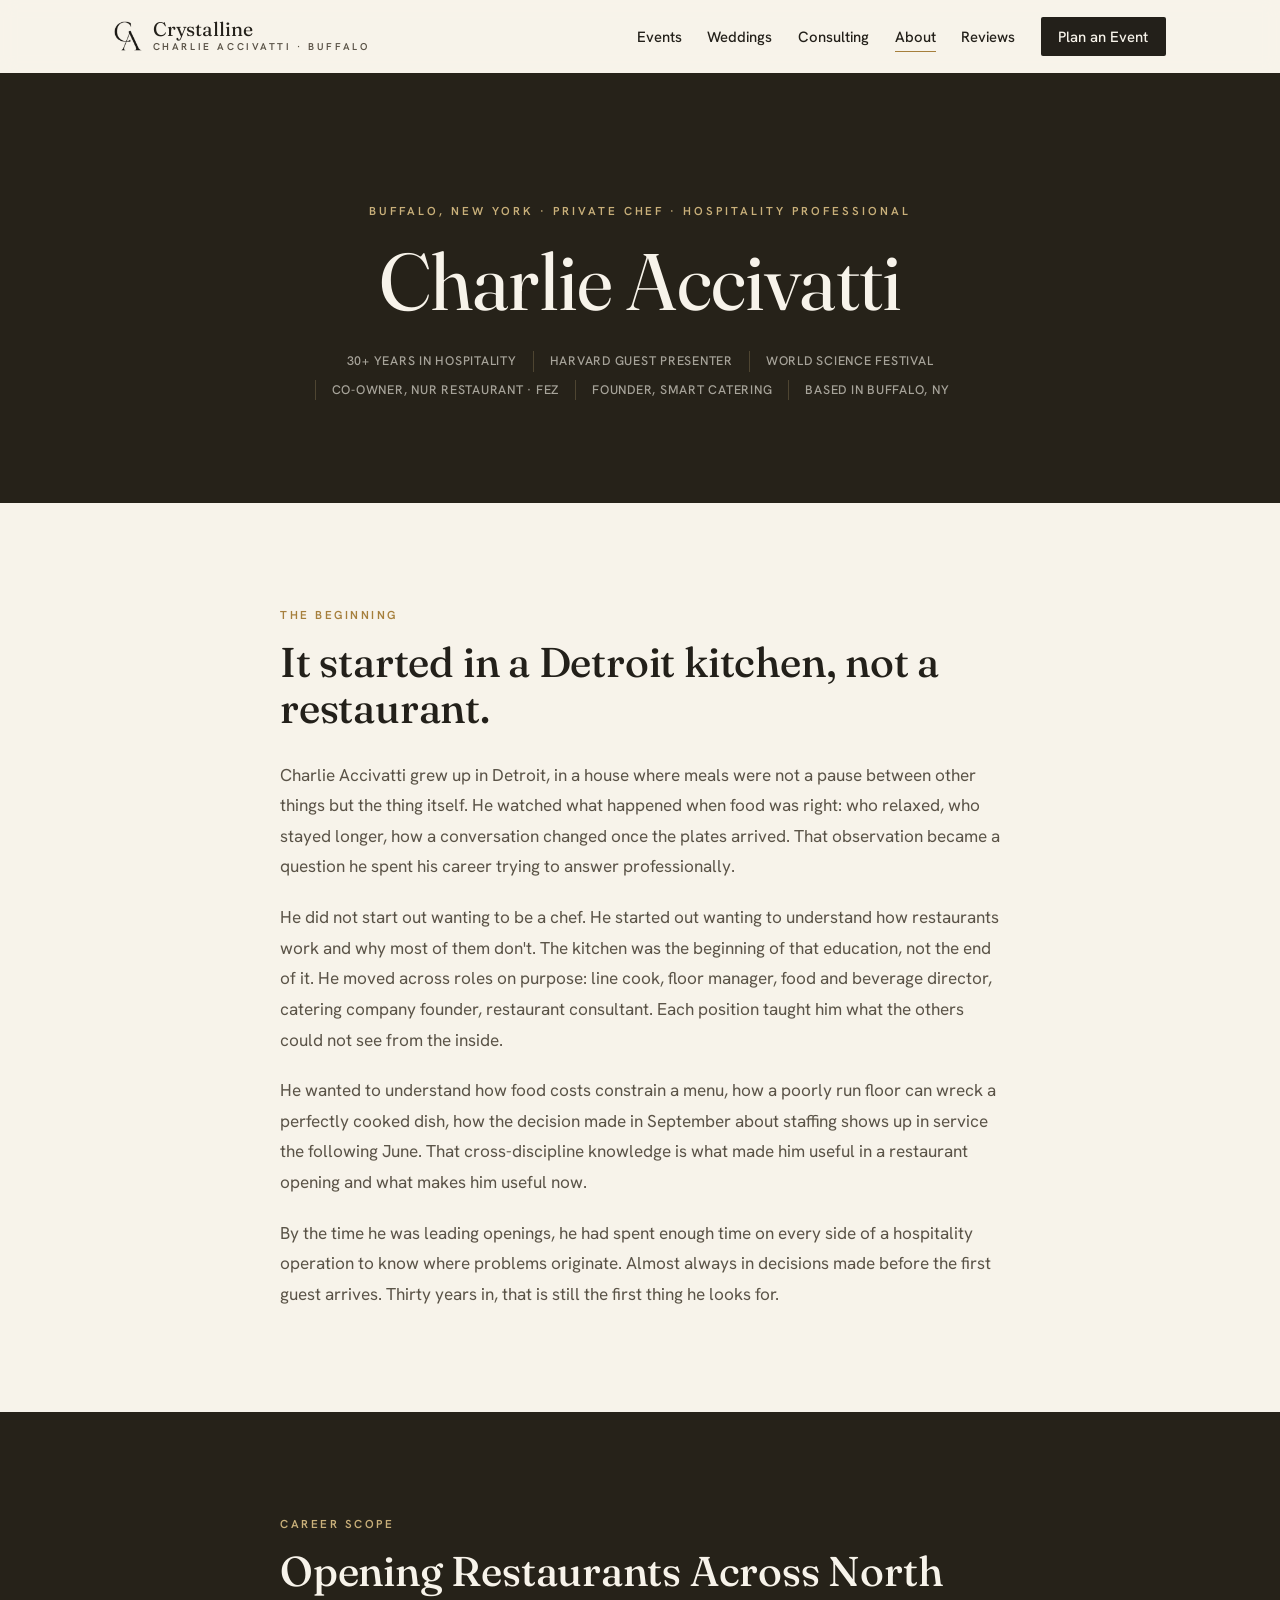
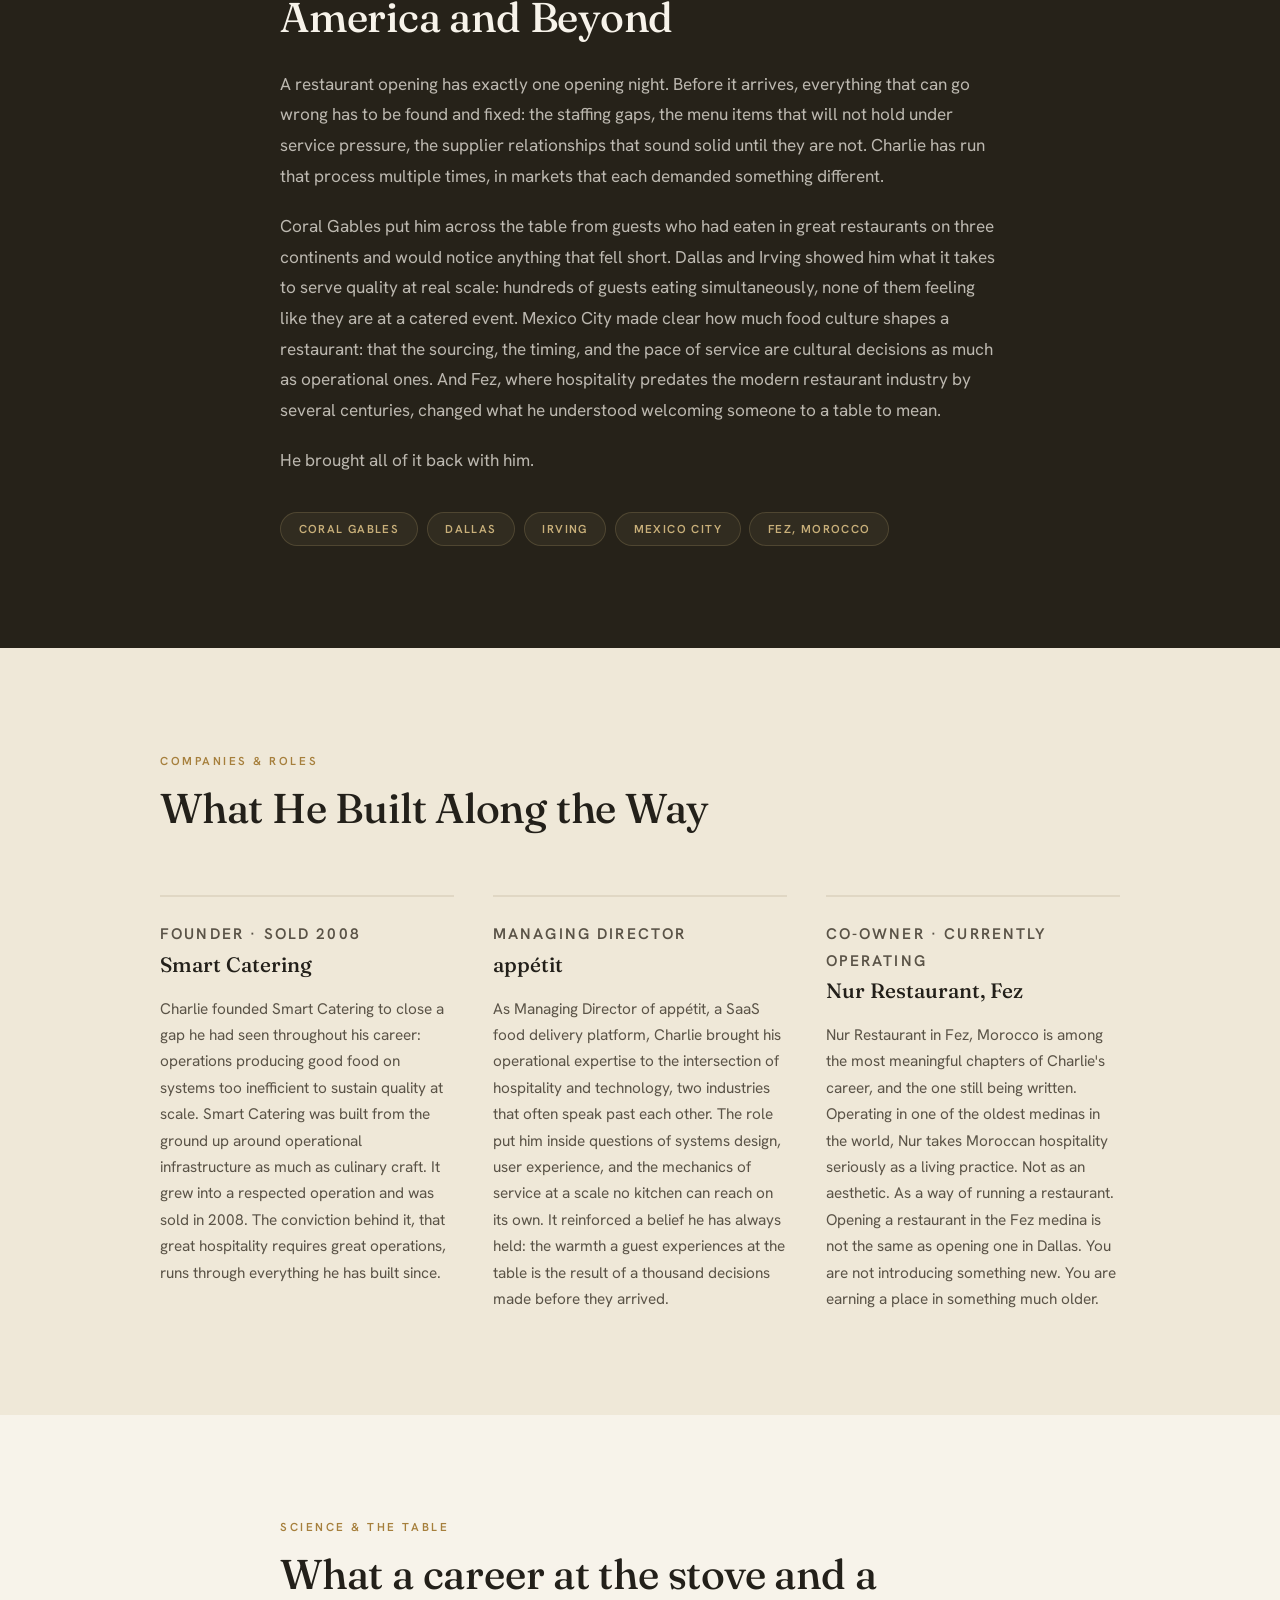
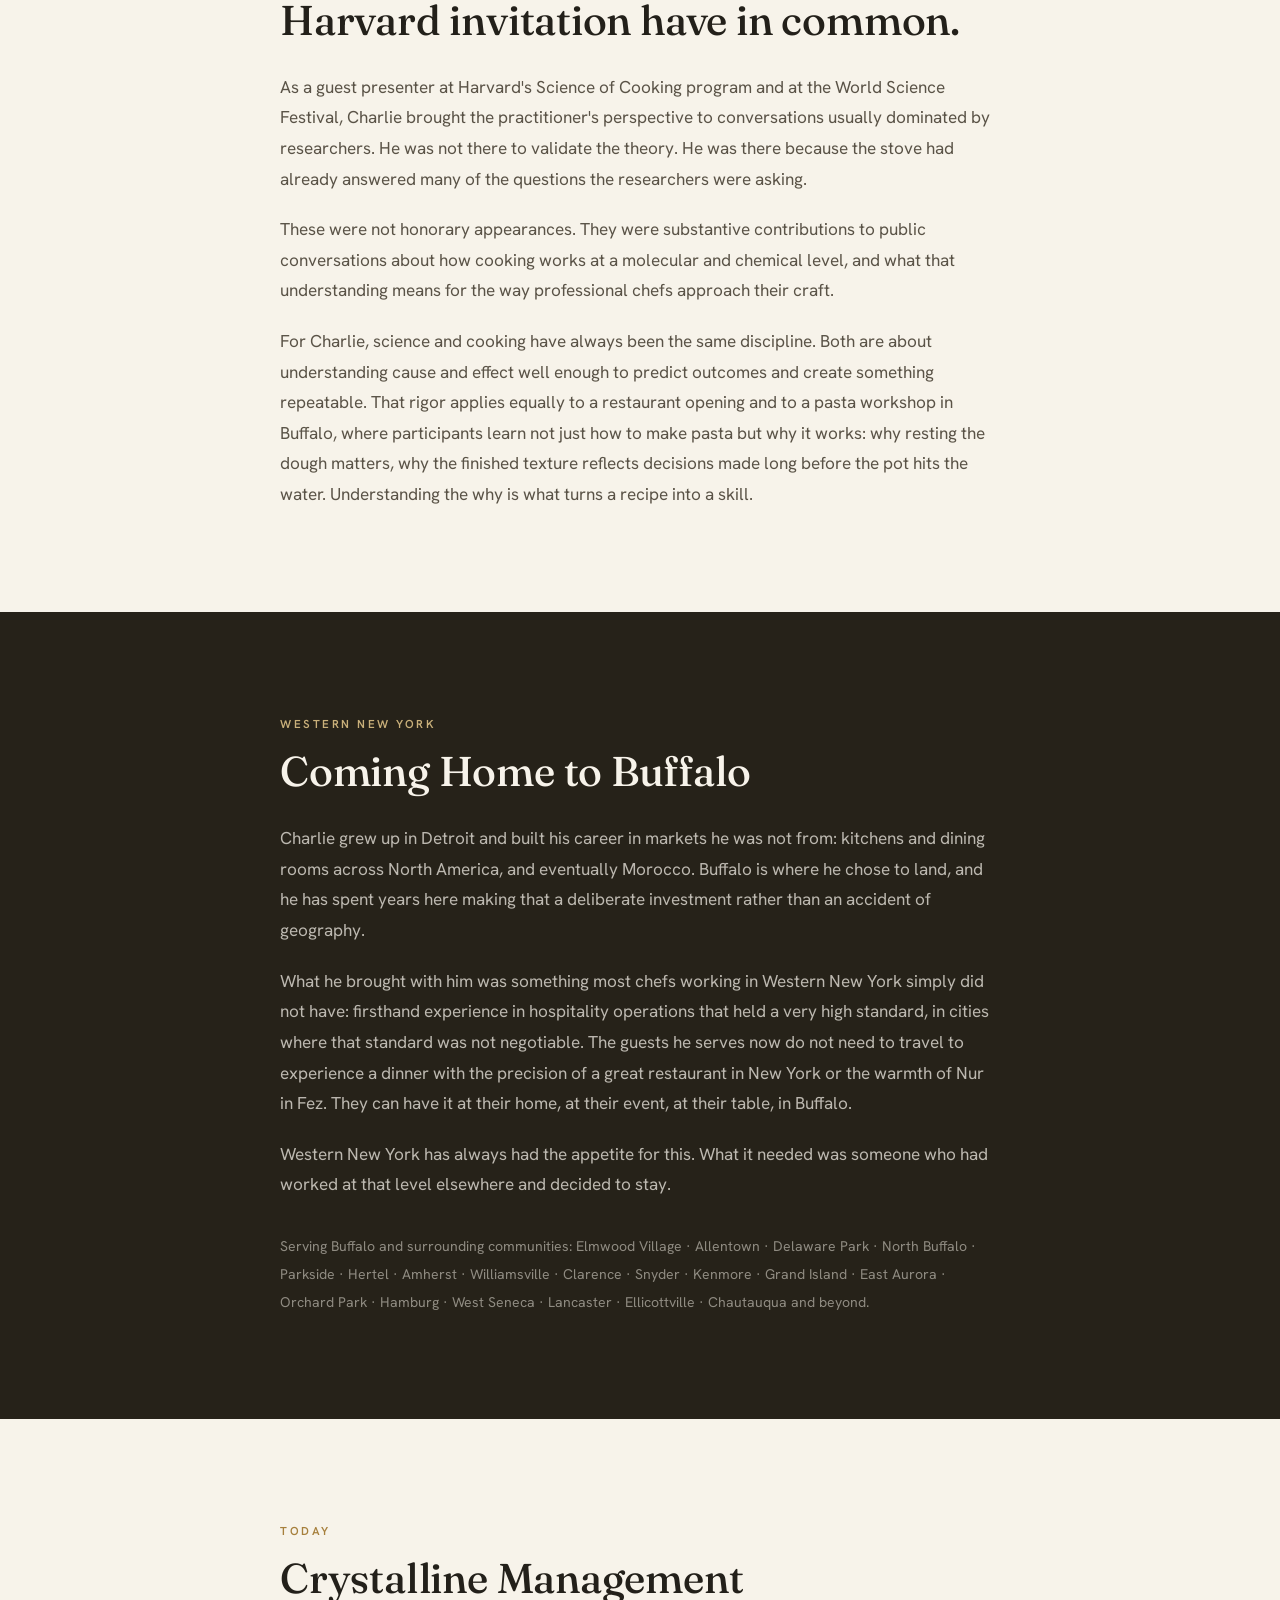
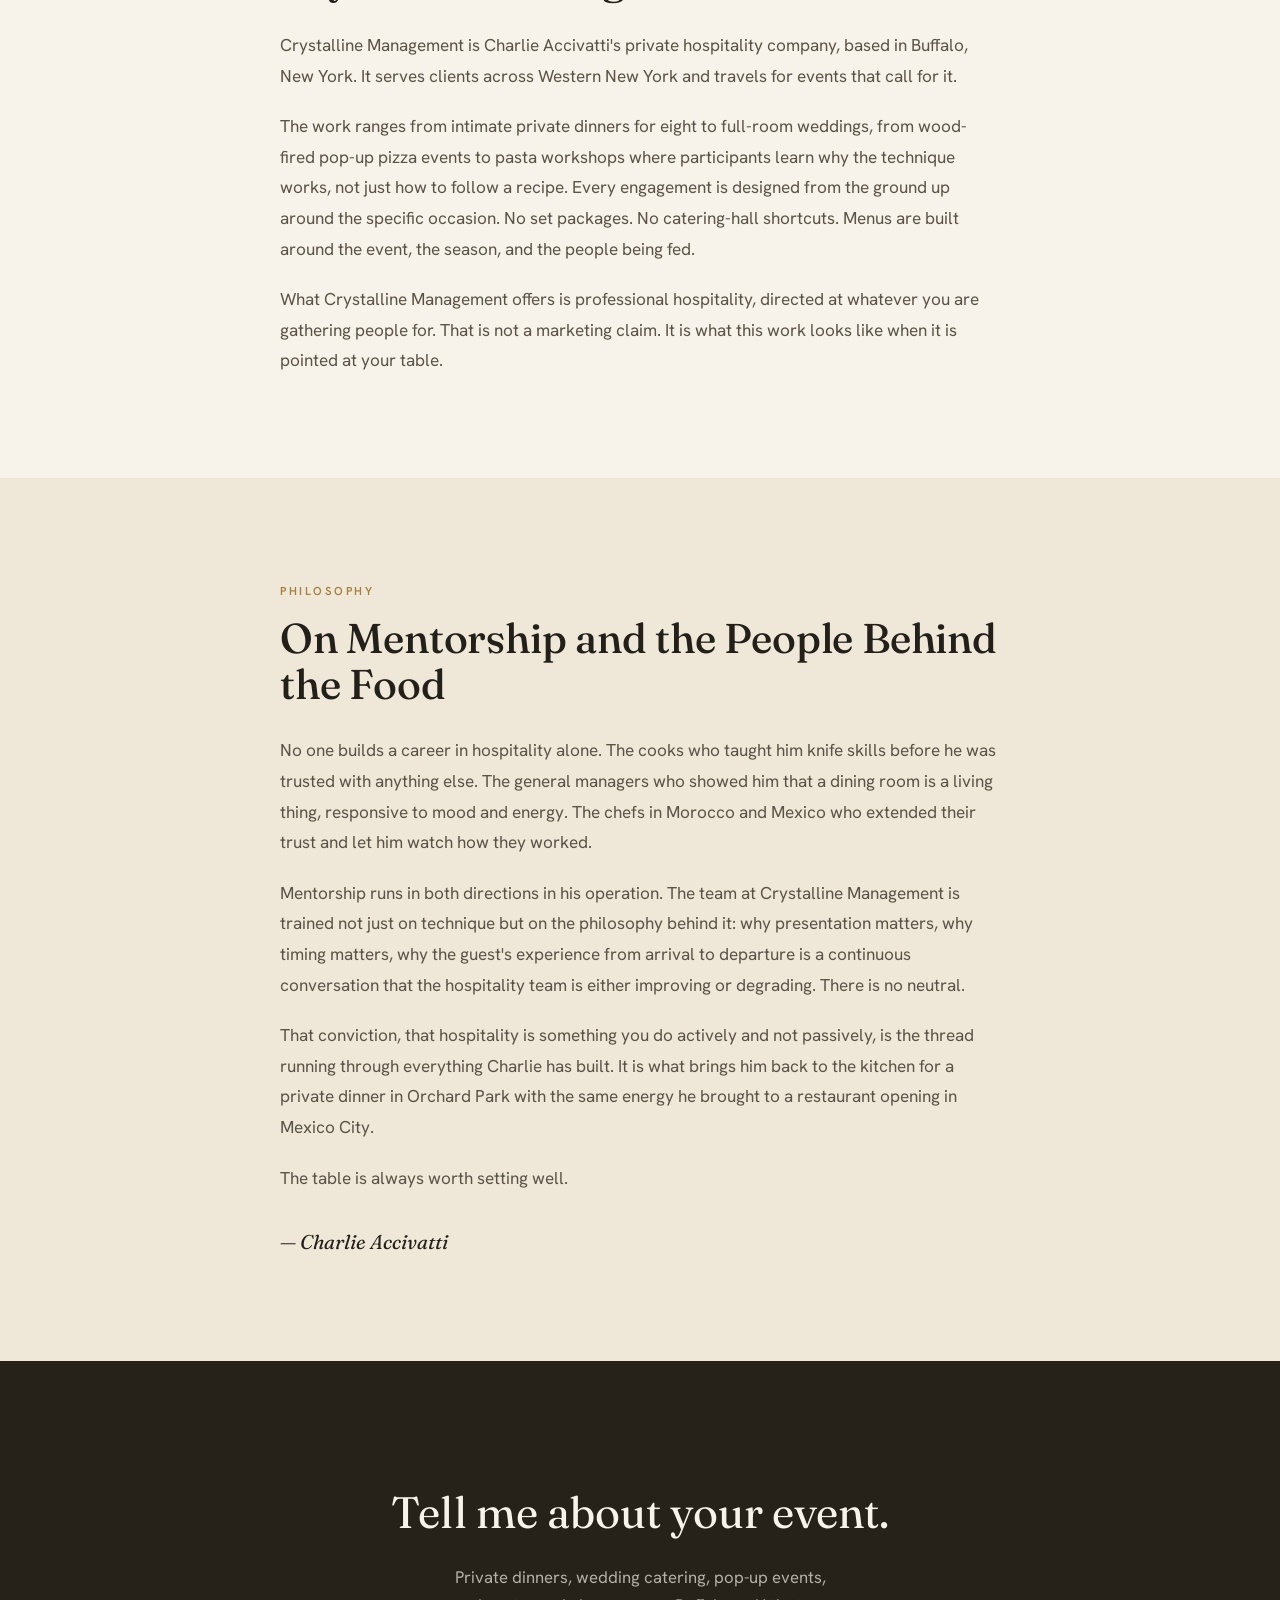
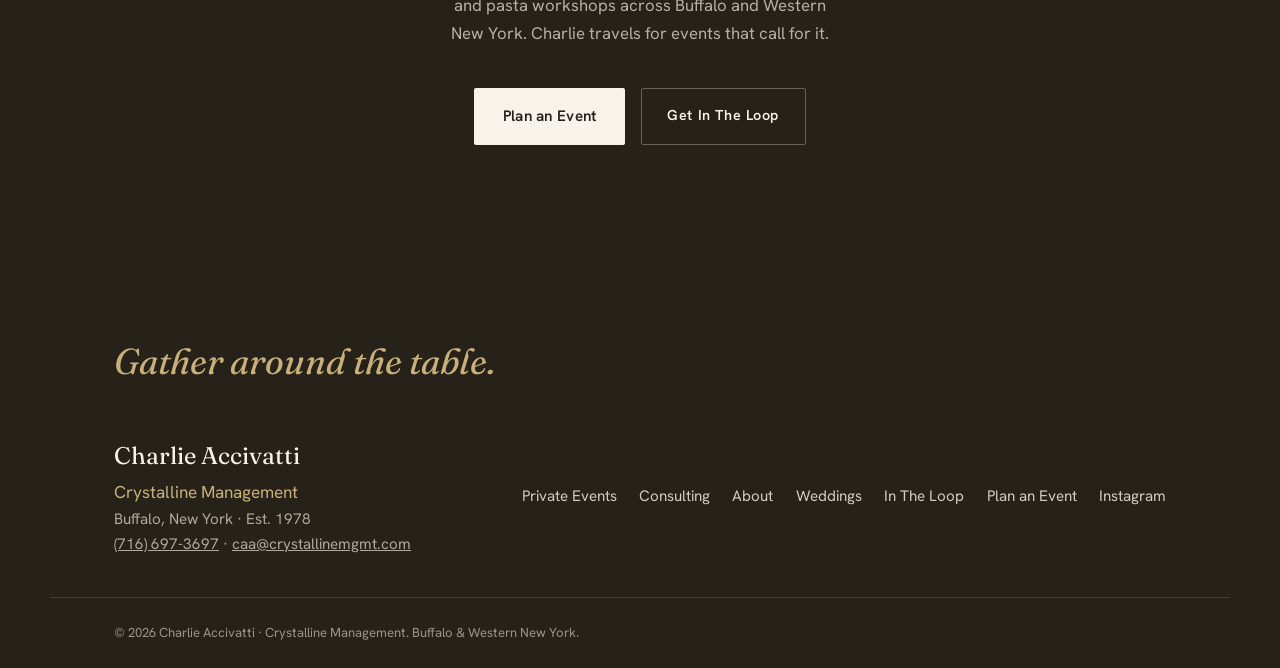
<file: about.html>
<!DOCTYPE html>
<html lang="en">
<head>
  <meta charset="UTF-8" />
  <meta name="viewport" content="width=device-width, initial-scale=1.0" />

  <!-- ============ SEO ============ -->
  <title>About Charlie Accivatti — Private Chef, Buffalo NY | Crystalline Management</title>
  <meta name="description" content="Charlie Accivatti — Buffalo private chef, 30+ years in hospitality, Harvard guest presenter, co-owner of Nur Restaurant in Fez, founder of Smart Catering. Private dinners, weddings, and catering across Western New York." />
  <meta name="author" content="Charlie Accivatti" />
  <meta name="keywords" content="Charlie Accivatti, private chef Buffalo NY, Buffalo private chef, hospitality professional Buffalo, Western New York chef, catering Buffalo NY, private dining Buffalo, Crystalline Management, private chef Elmwood Village, private chef Amherst NY, catering Williamsville NY, private chef East Aurora NY, private chef Orchard Park NY, private chef Clarence NY, catering Hamburg NY, private chef Snyder NY, private chef Kenmore NY, private chef Grand Island NY, catering Ellicottville NY, Chautauqua private chef, private chef Delaware Park Buffalo, North Buffalo chef, hospitality consulting Buffalo, Smart Catering founder, Nur Restaurant Fez, Harvard Science of Cooking guest presenter, World Science Festival food" />
  <link rel="canonical" href="https://crystallinemgmt.com/about.html" />
  <meta name="theme-color" content="#F7F3EA" />

  <!-- ============ Favicon ============ -->
  <link rel="icon" href="/images/favicon.ico" sizes="any" />
  <link rel="icon" type="image/png" sizes="32x32" href="/images/favicon-32.png" />
  <link rel="icon" type="image/png" sizes="16x16" href="/images/favicon-16.png" />
  <link rel="apple-touch-icon" href="/images/apple-touch-icon.png" />

  <!-- ============ Open Graph ============ -->
  <meta property="og:type" content="profile" />
  <meta property="og:site_name" content="Charlie Accivatti" />
  <meta property="og:title" content="About Charlie Accivatti — Private Chef, Buffalo NY" />
  <meta property="og:description" content="30+ years in hospitality. Guest presenter at Harvard. Co-owner of Nur Restaurant in Fez. Founder of Smart Catering. Based in Buffalo, NY." />
  <meta property="og:url" content="https://crystallinemgmt.com/about.html" />
  <meta property="og:image" content="https://crystallinemgmt.com/images/og-cover.jpg" />
  <meta property="og:locale" content="en_US" />

  <!-- ============ Twitter ============ -->
  <meta name="twitter:card" content="summary_large_image" />
  <meta name="twitter:title" content="About Charlie Accivatti — Private Chef, Buffalo NY" />
  <meta name="twitter:description" content="30+ years in hospitality. Guest presenter at Harvard. Co-owner of Nur Restaurant in Fez. Founder of Smart Catering. Based in Buffalo, NY." />
  <meta name="twitter:image" content="https://crystallinemgmt.com/images/og-cover.jpg" />

  <!-- ============ Fonts ============ -->
  <link rel="preconnect" href="https://fonts.googleapis.com" />
  <link rel="preconnect" href="https://fonts.gstatic.com" crossorigin />
  <link href="https://fonts.googleapis.com/css2?family=Fraunces:ital,opsz,wght@0,9..144,400;0,9..144,500;0,9..144,600;1,9..144,400;1,9..144,500&family=Hanken+Grotesk:wght@400;500;600;700&display=swap" rel="stylesheet" />

  <link rel="stylesheet" href="styles.css" />
  <link rel="stylesheet" href="refresh.css" />

  <!-- ============ Structured Data — Person ============ -->
  <script type="application/ld+json">
  {
    "@context": "https://schema.org",
    "@type": "Person",
    "name": "Charlie Accivatti",
    "jobTitle": "Private Chef & Hospitality Professional",
    "description": "Buffalo-based private chef with 30+ years of experience in hospitality, restaurant openings, catering, and culinary education. Co-owner of Nur Restaurant in Fez, Morocco. Founder of Smart Catering. Guest presenter at Harvard and the World Science Festival.",
    "url": "https://crystallinemgmt.com/about.html",
    "image": "https://crystallinemgmt.com/images/chef-family.jpg",
    "sameAs": ["https://www.instagram.com/accivatti"],
    "worksFor": {
      "@type": "Organization",
      "name": "Crystalline Management",
      "url": "https://crystallinemgmt.com"
    },
    "address": {
      "@type": "PostalAddress",
      "addressLocality": "Buffalo",
      "addressRegion": "NY",
      "addressCountry": "US"
    },
    "knowsAbout": [
      "Private dining", "Hospitality management", "Restaurant operations",
      "Handmade pasta", "Wood-fired pizza", "Wedding catering",
      "Food science", "Culinary education", "Event catering", "Hospitality consulting"
    ]
  }
  </script>

  <style>
    /* ===== About page — namespaced .ab-* ===== */

    .ab-hero {
      background: var(--espresso);
      color: var(--paper);
      padding: clamp(5rem,10vw,9rem) clamp(1.25rem,5vw,3rem) clamp(4rem,8vw,7rem);
      text-align: center;
    }
    .ab-eyebrow {
      font-family: var(--sans);
      font-weight: 600; font-size: .72rem; letter-spacing: .26em; text-transform: uppercase;
      color: var(--gold-soft); margin: 0 0 1.25rem;
    }
    .ab-name {
      font-family: var(--display);
      font-weight: 400; font-size: clamp(2.75rem,7vw,5rem); line-height: 1.04;
      letter-spacing: -.01em; margin: 0 0 1.75rem; color: var(--paper);
    }
    .ab-credentials {
      display: flex; flex-wrap: wrap; justify-content: center;
      gap: .5rem 0; max-width: 680px; margin: 0 auto; padding: 0; list-style: none;
    }
    .ab-credentials li {
      font-family: var(--sans); font-size: .78rem; font-weight: 500;
      letter-spacing: .06em; text-transform: uppercase;
      color: color-mix(in srgb, var(--paper) 62%, transparent);
      padding: 0 1rem;
    }
    .ab-credentials li + li {
      border-left: 1px solid rgba(201,176,122,.25);
    }

    .ab-section {
      padding: clamp(4rem,8vw,7rem) clamp(1.25rem,5vw,3rem);
    }
    .ab-section--cream { background: var(--cream); }
    .ab-section--dark { background: var(--espresso); color: var(--paper); }

    .ab-inner     { max-width: 720px; margin: 0 auto; }
    .ab-inner--wide { max-width: 960px; margin: 0 auto; }

    .ab-label {
      font-family: var(--sans); font-weight: 600; font-size: .72rem;
      letter-spacing: .22em; text-transform: uppercase;
      color: var(--gold); margin: 0 0 1rem;
    }
    .ab-section--dark .ab-label { color: var(--gold-soft); }

    .ab-h2 {
      font-family: var(--display); font-weight: 480;
      font-size: clamp(1.75rem,3.8vw,2.6rem); line-height: 1.1;
      letter-spacing: -.005em; margin: 0 0 1.75rem; color: var(--ink);
    }
    .ab-section--dark .ab-h2 { color: var(--paper); }

    .ab-body {
      font-family: var(--sans); font-size: 1.075rem; line-height: 1.78; color: var(--ink-soft);
    }
    .ab-body p + p { margin-top: 1.25rem; }
    .ab-section--dark .ab-body { color: color-mix(in srgb, var(--paper) 72%, transparent); }

    /* Ventures grid */
    .ab-ventures {
      display: grid; grid-template-columns: repeat(3,1fr);
      gap: clamp(1.5rem,3vw,2.5rem); margin-top: clamp(2.5rem,5vw,4rem);
    }
    .ab-venture { border-top: 2px solid var(--line); padding-top: 1.5rem; }
    .ab-venture-role {
      font-family: var(--sans); font-size: .7rem; font-weight: 600;
      letter-spacing: .14em; text-transform: uppercase;
      color: var(--gold); margin: 0 0 .55rem;
    }
    .ab-venture-name {
      font-family: var(--display); font-weight: 500; font-size: 1.3rem;
      margin: 0 0 .85rem; color: var(--ink);
    }
    .ab-venture p {
      font-family: var(--sans); font-size: .96rem; line-height: 1.72;
      color: var(--ink-soft); margin: 0;
    }

    /* City tags */
    .ab-cities {
      display: flex; flex-wrap: wrap; gap: .55rem; margin-top: 2.25rem;
    }
    .ab-city {
      font-family: var(--sans); font-size: .72rem; font-weight: 600;
      letter-spacing: .12em; text-transform: uppercase;
      color: var(--gold-soft);
      background: rgba(201,176,122,.07);
      border: 1px solid rgba(201,176,122,.2);
      border-radius: 999px; padding: .4rem 1.1rem;
    }

    /* Neighborhood line */
    .ab-hoods {
      margin-top: 2rem;
      font-family: var(--sans); font-size: .88rem; line-height: 2;
      color: color-mix(in srgb, var(--paper) 50%, transparent);
    }

    /* Signature */
    .signature {
      font-family: var(--display); font-style: italic; font-size: 1.25rem;
      color: var(--ink) !important; margin-top: 2rem !important;
    }

    /* CTA band */
    .ab-cta {
      background: var(--espresso); color: var(--paper);
      text-align: center;
      padding: clamp(4.5rem,9vw,8rem) clamp(1.25rem,5vw,3rem);
    }
    .ab-cta-title {
      font-family: var(--display); font-weight: 400;
      font-size: clamp(1.8rem,4vw,2.75rem); margin: 0 0 1rem; color: var(--paper);
    }
    .ab-cta p {
      font-family: var(--sans); font-size: 1.05rem;
      color: color-mix(in srgb, var(--paper) 68%, transparent);
      max-width: 44ch; margin: 0 auto 2.5rem; line-height: 1.65;
    }
    .ab-cta-btns { display: flex; flex-wrap: wrap; gap: 1rem; justify-content: center; }
    .ab-btn-outline {
      display: inline-flex; align-items: center; justify-content: center;
      font-family: var(--sans); font-weight: 600; font-size: .9rem;
      letter-spacing: .04em; text-decoration: none;
      padding: .75rem 1.6rem; border-radius: var(--radius);
      border: 1px solid rgba(247,243,234,.3); color: var(--paper);
      transition: background .25s ease, border-color .25s ease;
    }
    .ab-btn-outline:hover {
      background: rgba(247,243,234,.1); border-color: rgba(247,243,234,.5);
    }

    @media (max-width: 800px) {
      .ab-ventures { grid-template-columns: 1fr 1fr; }
    }
    @media (max-width: 560px) {
      .ab-ventures { grid-template-columns: 1fr; }
      .ab-credentials li + li { border-left: none; }
    }
  </style>
</head>

<body>
  <a class="skip-link" href="#main">Skip to content</a>

  <!-- ============ HEADER / NAV ============ -->
  <header class="site-header" id="siteHeader">
    <div class="wrap header-inner">
      <a class="brand" href="/" aria-label="Crystalline Management, home">
        <span class="brand-mark" aria-hidden="true">
          <img src="images/ca-monogram.png" alt="" />
        </span>
        <span class="brand-text">Crystalline<span class="brand-sub">Charlie Accivatti · Buffalo</span></span>
      </a>

      <nav class="nav" aria-label="Primary">
        <button class="nav-toggle" id="navToggle" aria-expanded="false" aria-controls="navMenu">
          <span class="sr-only">Menu</span>
          <span class="nav-bars" aria-hidden="true"></span>
        </button>
        <ul class="nav-menu" id="navMenu">
          <li><a href="/events.html">Events</a></li>
          <li><a href="/weddings.html">Weddings</a></li>
          <li><a href="/consulting.html">Consulting</a></li>
          <li><a href="/about.html" aria-current="page">About</a></li>
          <li><a href="/#testimonials">Reviews</a></li>
          <li><a class="nav-cta" href="/#plan-an-event" data-inquiry="event" data-cta="Nav: Plan an Event">Plan an Event</a></li>
        </ul>
      </nav>
    </div>
  </header>

  <main id="main">

    <!-- HERO -->
    <section class="ab-hero" aria-labelledby="ab-name">
      <p class="ab-eyebrow reveal">Buffalo, New York · Private Chef · Hospitality Professional</p>
      <h1 class="ab-name reveal" id="ab-name">Charlie Accivatti</h1>
      <ul class="ab-credentials reveal">
        <li>30+ years in hospitality</li>
        <li>Harvard guest presenter</li>
        <li>World Science Festival</li>
        <li>Co-owner, Nur Restaurant &middot; Fez</li>
        <li>Founder, Smart Catering</li>
        <li>Based in Buffalo, NY</li>
      </ul>
    </section>

    <!-- ORIGIN -->
    <section class="ab-section" aria-labelledby="ab-origin-title">
      <div class="ab-inner">
        <p class="ab-label reveal">The Beginning</p>
        <h2 class="ab-h2 reveal" id="ab-origin-title">It started in a Detroit kitchen, not a restaurant.</h2>
        <div class="ab-body reveal">
          <p>Charlie Accivatti grew up in Detroit, in a house where meals were not a pause between other things but the thing itself. He watched what happened when food was right: who relaxed, who stayed longer, how a conversation changed once the plates arrived. That observation became a question he spent his career trying to answer professionally.</p>
          <p>He did not start out wanting to be a chef. He started out wanting to understand how restaurants work and why most of them don't. The kitchen was the beginning of that education, not the end of it. He moved across roles on purpose: line cook, floor manager, food and beverage director, catering company founder, restaurant consultant. Each position taught him what the others could not see from the inside.</p>
          <p>He wanted to understand how food costs constrain a menu, how a poorly run floor can wreck a perfectly cooked dish, how the decision made in September about staffing shows up in service the following June. That cross-discipline knowledge is what made him useful in a restaurant opening and what makes him useful now.</p>
          <p>By the time he was leading openings, he had spent enough time on every side of a hospitality operation to know where problems originate. Almost always in decisions made before the first guest arrives. Thirty years in, that is still the first thing he looks for.</p>
        </div>
      </div>
    </section>

    <!-- CAREER SCOPE -->
    <section class="ab-section ab-section--dark" aria-labelledby="ab-scope-title">
      <div class="ab-inner">
        <p class="ab-label reveal">Career Scope</p>
        <h2 class="ab-h2 reveal" id="ab-scope-title">Opening Restaurants Across North America and Beyond</h2>
        <div class="ab-body reveal">
          <p>A restaurant opening has exactly one opening night. Before it arrives, everything that can go wrong has to be found and fixed: the staffing gaps, the menu items that will not hold under service pressure, the supplier relationships that sound solid until they are not. Charlie has run that process multiple times, in markets that each demanded something different.</p>
          <p>Coral Gables put him across the table from guests who had eaten in great restaurants on three continents and would notice anything that fell short. Dallas and Irving showed him what it takes to serve quality at real scale: hundreds of guests eating simultaneously, none of them feeling like they are at a catered event. Mexico City made clear how much food culture shapes a restaurant: that the sourcing, the timing, and the pace of service are cultural decisions as much as operational ones. And Fez, where hospitality predates the modern restaurant industry by several centuries, changed what he understood welcoming someone to a table to mean.</p>
          <p>He brought all of it back with him.</p>
        </div>
        <div class="ab-cities reveal" aria-label="Cities where Charlie has led restaurant openings">
          <span class="ab-city">Coral Gables</span>
          <span class="ab-city">Dallas</span>
          <span class="ab-city">Irving</span>
          <span class="ab-city">Mexico City</span>
          <span class="ab-city">Fez, Morocco</span>
        </div>
      </div>
    </section>

    <!-- VENTURES -->
    <section class="ab-section ab-section--cream" aria-labelledby="ab-ventures-title">
      <div class="ab-inner--wide">
        <p class="ab-label reveal">Companies &amp; Roles</p>
        <h2 class="ab-h2 reveal" id="ab-ventures-title">What He Built Along the Way</h2>
        <div class="ab-ventures">
          <div class="ab-venture reveal">
            <p class="ab-venture-role">Founder &middot; Sold 2008</p>
            <h3 class="ab-venture-name">Smart Catering</h3>
            <p>Charlie founded Smart Catering to close a gap he had seen throughout his career: operations producing good food on systems too inefficient to sustain quality at scale. Smart Catering was built from the ground up around operational infrastructure as much as culinary craft. It grew into a respected operation and was sold in 2008. The conviction behind it, that great hospitality requires great operations, runs through everything he has built since.</p>
          </div>
          <div class="ab-venture reveal">
            <p class="ab-venture-role">Managing Director</p>
            <h3 class="ab-venture-name">appétit</h3>
            <p>As Managing Director of appétit, a SaaS food delivery platform, Charlie brought his operational expertise to the intersection of hospitality and technology, two industries that often speak past each other. The role put him inside questions of systems design, user experience, and the mechanics of service at a scale no kitchen can reach on its own. It reinforced a belief he has always held: the warmth a guest experiences at the table is the result of a thousand decisions made before they arrived.</p>
          </div>
          <div class="ab-venture reveal">
            <p class="ab-venture-role">Co-Owner &middot; Currently Operating</p>
            <h3 class="ab-venture-name">Nur Restaurant, Fez</h3>
            <p>Nur Restaurant in Fez, Morocco is among the most meaningful chapters of Charlie's career, and the one still being written. Operating in one of the oldest medinas in the world, Nur takes Moroccan hospitality seriously as a living practice. Not as an aesthetic. As a way of running a restaurant. Opening a restaurant in the Fez medina is not the same as opening one in Dallas. You are not introducing something new. You are earning a place in something much older.</p>
          </div>
        </div>
      </div>
    </section>

    <!-- THOUGHT LEADERSHIP -->
    <section class="ab-section" aria-labelledby="ab-thought-title">
      <div class="ab-inner">
        <p class="ab-label reveal">Science &amp; the Table</p>
        <h2 class="ab-h2 reveal" id="ab-thought-title">What a career at the stove and a Harvard invitation have in common.</h2>
        <div class="ab-body reveal">
          <p>As a guest presenter at Harvard's Science of Cooking program and at the World Science Festival, Charlie brought the practitioner's perspective to conversations usually dominated by researchers. He was not there to validate the theory. He was there because the stove had already answered many of the questions the researchers were asking.</p>
          <p>These were not honorary appearances. They were substantive contributions to public conversations about how cooking works at a molecular and chemical level, and what that understanding means for the way professional chefs approach their craft.</p>
          <p>For Charlie, science and cooking have always been the same discipline. Both are about understanding cause and effect well enough to predict outcomes and create something repeatable. That rigor applies equally to a restaurant opening and to a pasta workshop in Buffalo, where participants learn not just how to make pasta but why it works: why resting the dough matters, why the finished texture reflects decisions made long before the pot hits the water. Understanding the why is what turns a recipe into a skill.</p>
        </div>
      </div>
    </section>

    <!-- COMING HOME -->
    <section class="ab-section ab-section--dark" aria-labelledby="ab-home-title">
      <div class="ab-inner">
        <p class="ab-label reveal">Western New York</p>
        <h2 class="ab-h2 reveal" id="ab-home-title">Coming Home to Buffalo</h2>
        <div class="ab-body reveal">
          <p>Charlie grew up in Detroit and built his career in markets he was not from: kitchens and dining rooms across North America, and eventually Morocco. Buffalo is where he chose to land, and he has spent years here making that a deliberate investment rather than an accident of geography.</p>
          <p>What he brought with him was something most chefs working in Western New York simply did not have: firsthand experience in hospitality operations that held a very high standard, in cities where that standard was not negotiable. The guests he serves now do not need to travel to experience a dinner with the precision of a great restaurant in New York or the warmth of Nur in Fez. They can have it at their home, at their event, at their table, in Buffalo.</p>
          <p>Western New York has always had the appetite for this. What it needed was someone who had worked at that level elsewhere and decided to stay.</p>
        </div>
        <p class="ab-hoods reveal">Serving Buffalo and surrounding communities: Elmwood Village &middot; Allentown &middot; Delaware Park &middot; North Buffalo &middot; Parkside &middot; Hertel &middot; Amherst &middot; Williamsville &middot; Clarence &middot; Snyder &middot; Kenmore &middot; Grand Island &middot; East Aurora &middot; Orchard Park &middot; Hamburg &middot; West Seneca &middot; Lancaster &middot; Ellicottville &middot; Chautauqua and beyond.</p>
      </div>
    </section>

    <!-- CRYSTALLINE -->
    <section class="ab-section" aria-labelledby="ab-co-title">
      <div class="ab-inner">
        <p class="ab-label reveal">Today</p>
        <h2 class="ab-h2 reveal" id="ab-co-title">Crystalline Management</h2>
        <div class="ab-body reveal">
          <p>Crystalline Management is Charlie Accivatti's private hospitality company, based in Buffalo, New York. It serves clients across Western New York and travels for events that call for it.</p>
          <p>The work ranges from intimate private dinners for eight to full-room weddings, from wood-fired pop-up pizza events to pasta workshops where participants learn why the technique works, not just how to follow a recipe. Every engagement is designed from the ground up around the specific occasion. No set packages. No catering-hall shortcuts. Menus are built around the event, the season, and the people being fed.</p>
          <p>What Crystalline Management offers is professional hospitality, directed at whatever you are gathering people for. That is not a marketing claim. It is what this work looks like when it is pointed at your table.</p>
        </div>
      </div>
    </section>

    <!-- MENTORSHIP -->
    <section class="ab-section ab-section--cream" aria-labelledby="ab-mentorship-title">
      <div class="ab-inner">
        <p class="ab-label reveal">Philosophy</p>
        <h2 class="ab-h2 reveal" id="ab-mentorship-title">On Mentorship and the People Behind the Food</h2>
        <div class="ab-body reveal">
          <p>No one builds a career in hospitality alone. The cooks who taught him knife skills before he was trusted with anything else. The general managers who showed him that a dining room is a living thing, responsive to mood and energy. The chefs in Morocco and Mexico who extended their trust and let him watch how they worked.</p>
          <p>Mentorship runs in both directions in his operation. The team at Crystalline Management is trained not just on technique but on the philosophy behind it: why presentation matters, why timing matters, why the guest's experience from arrival to departure is a continuous conversation that the hospitality team is either improving or degrading. There is no neutral.</p>
          <p>That conviction, that hospitality is something you do actively and not passively, is the thread running through everything Charlie has built. It is what brings him back to the kitchen for a private dinner in Orchard Park with the same energy he brought to a restaurant opening in Mexico City.</p>
          <p>The table is always worth setting well.</p>
        </div>
        <p class="signature reveal">— Charlie Accivatti</p>
      </div>
    </section>

    <!-- CTA -->
    <section class="ab-cta" aria-labelledby="ab-cta-title">
      <h2 class="ab-cta-title reveal" id="ab-cta-title">Tell me about your event.</h2>
      <p class="reveal">Private dinners, wedding catering, pop-up events, and pasta workshops across Buffalo and Western New York. Charlie travels for events that call for it.</p>
      <div class="ab-cta-btns reveal">
        <a class="btn btn-light" href="/#plan-an-event" data-inquiry="event">Plan an Event</a>
        <a class="ab-btn-outline" href="/#waitlist">Get In The Loop</a>
      </div>
    </section>

  </main>

  <!-- ============ FOOTER ============ -->
  <footer class="site-footer">
    <div class="wrap">
      <p class="footer-motto">Gather around the table.</p>
    </div>
    <div class="wrap footer-inner">
      <div class="footer-brand">
        <p class="footer-name">Charlie Accivatti</p>
        <p class="footer-co">Crystalline Management</p>
        <p class="footer-loc">Buffalo, New York · Est. 1978</p>
        <p class="footer-loc">
          <a href="tel:+17166973697">(716) 697-3697</a> ·
          <a href="mailto:caa@crystallinemgmt.com" class="email" data-email="caa@crystallinemgmt.com" title="Click to copy">caa@crystallinemgmt.com</a>
        </p>
      </div>
      <div class="footer-links">
        <a href="/events.html">Private Events</a>
        <a href="/consulting.html">Consulting</a>
        <a href="/about.html">About</a>
        <a href="/weddings.html">Weddings</a>
        <a href="/#waitlist">In The Loop</a>
        <a href="/#plan-an-event" data-inquiry="event">Plan an Event</a>
        <a href="https://www.instagram.com/accivatti" rel="noopener" target="_blank">Instagram</a>
      </div>
    </div>
    <div class="wrap footer-legal">
      <p>&copy; <span id="year"></span> Charlie Accivatti &middot; Crystalline Management. Buffalo &amp; Western New York.</p>
    </div>
  </footer>

  <script src="script.js"></script>
  <script src="inquiry.js"></script>
  <script>
    (function () {
      var d = document, w = "https://tally.so/widgets/embed.js",
        v = function () {
          if (typeof Tally !== "undefined") { Tally.loadEmbeds(); }
          else { d.querySelectorAll("iframe[data-tally-src]:not([src])").forEach(function (e) { e.src = e.dataset.tallySrc; }); }
        };
      if (typeof Tally !== "undefined") { v(); }
      else if (d.querySelector('script[src="' + w + '"]') == null) {
        var s = d.createElement("script"); s.src = w; s.onload = v; s.onerror = v; d.body.appendChild(s);
      }
    })();
  </script>
</body>
</html>
</file>
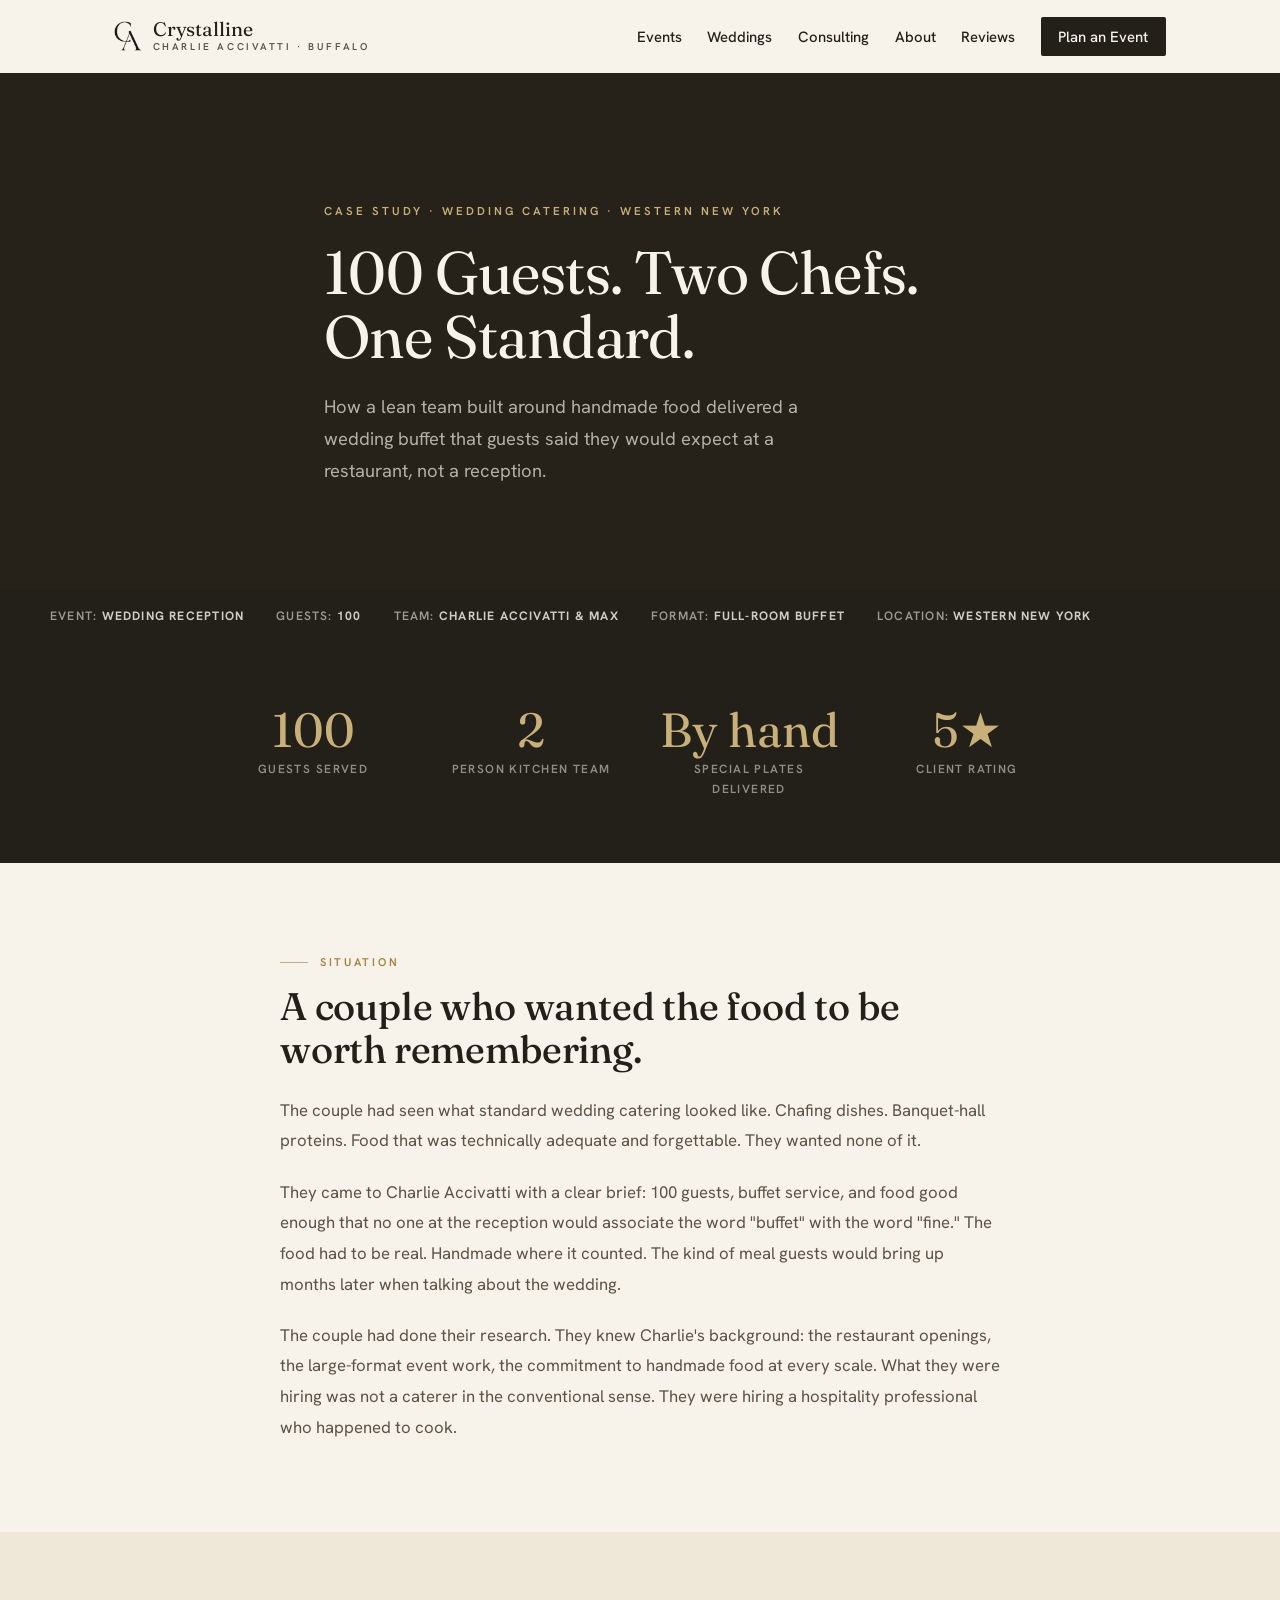
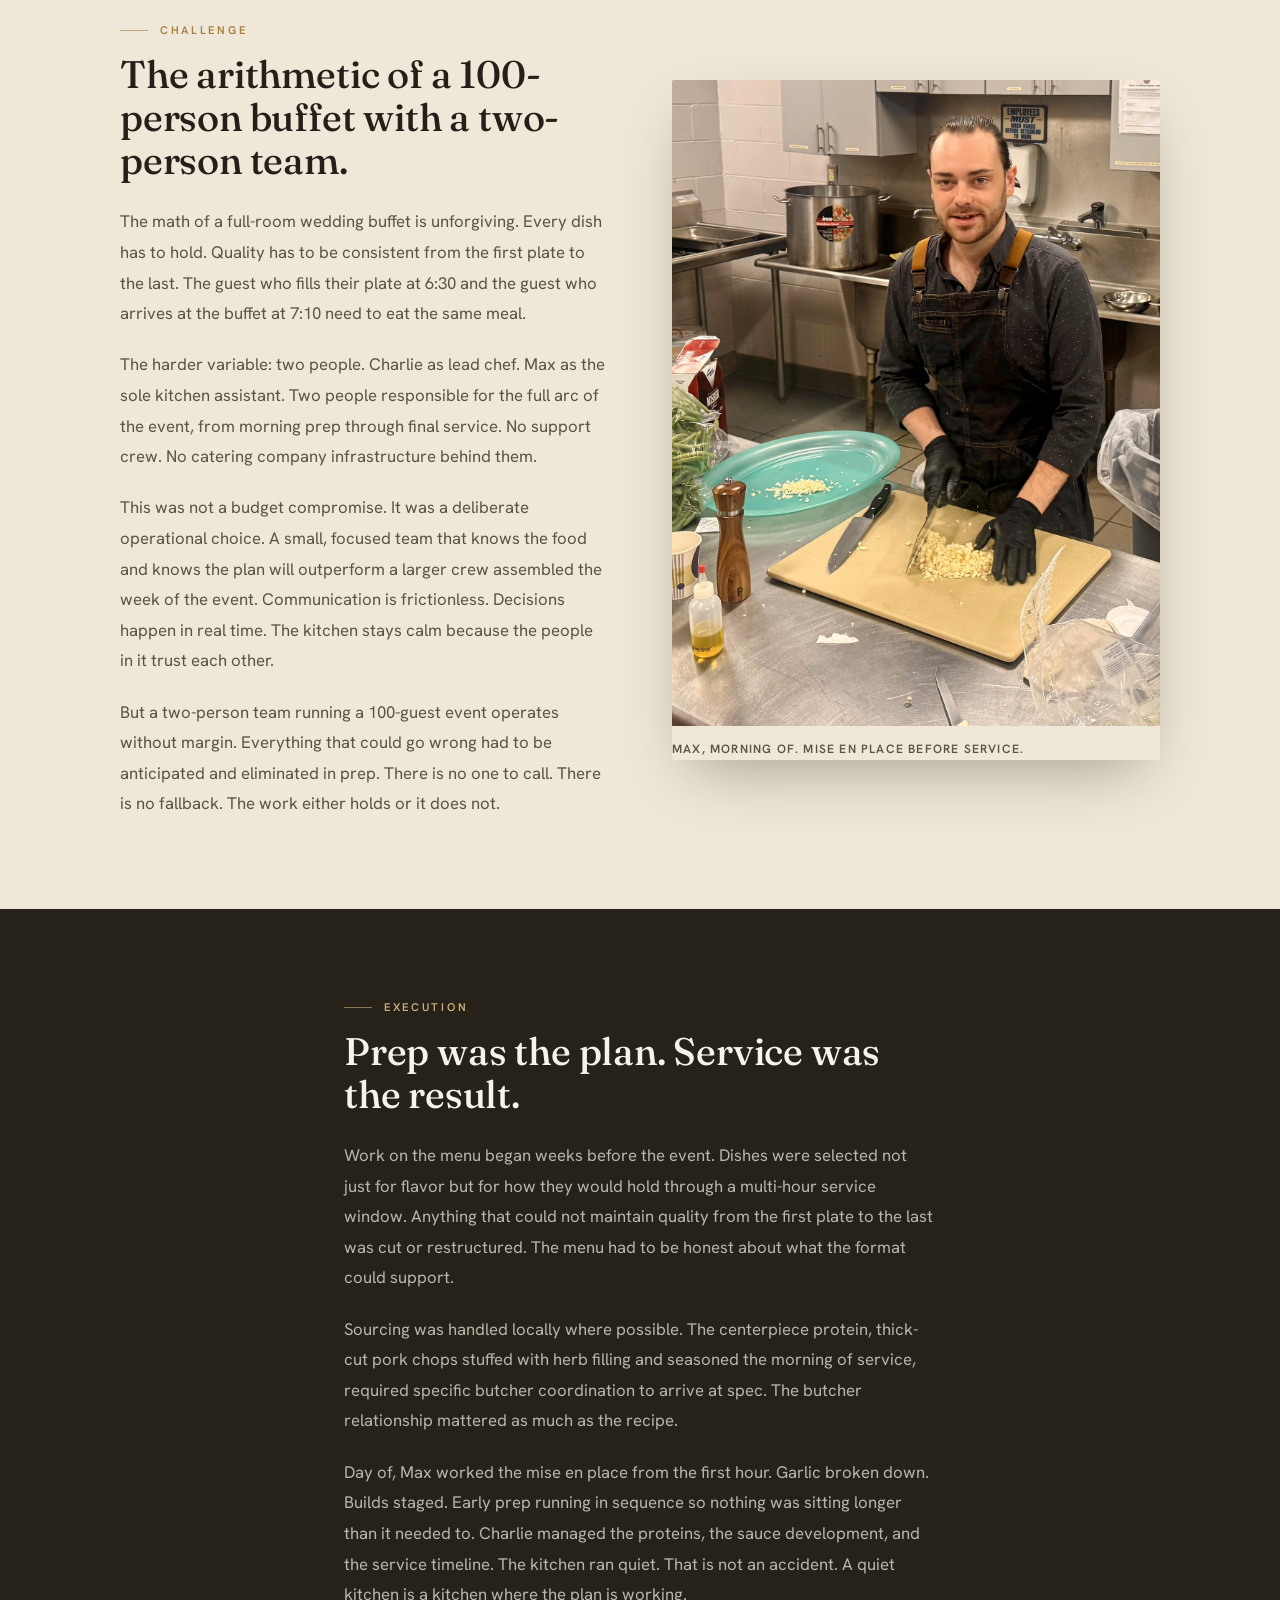
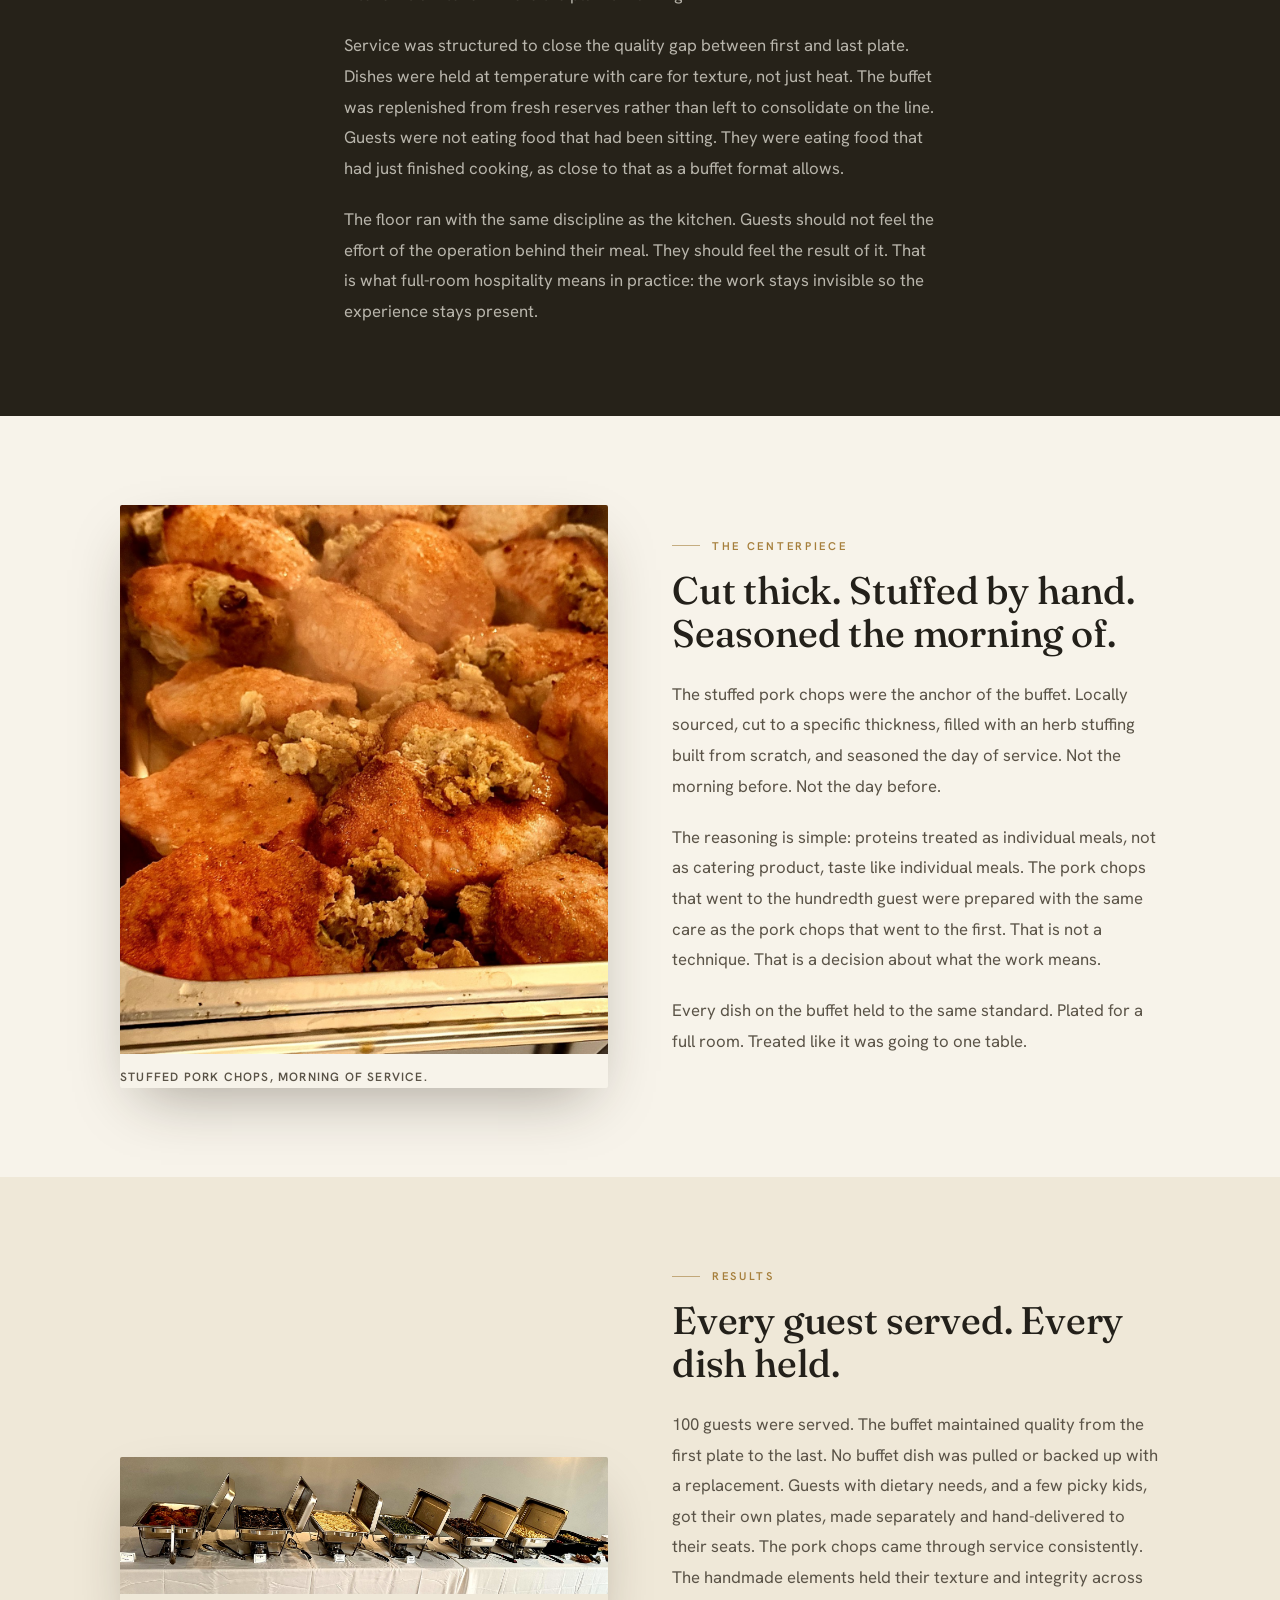
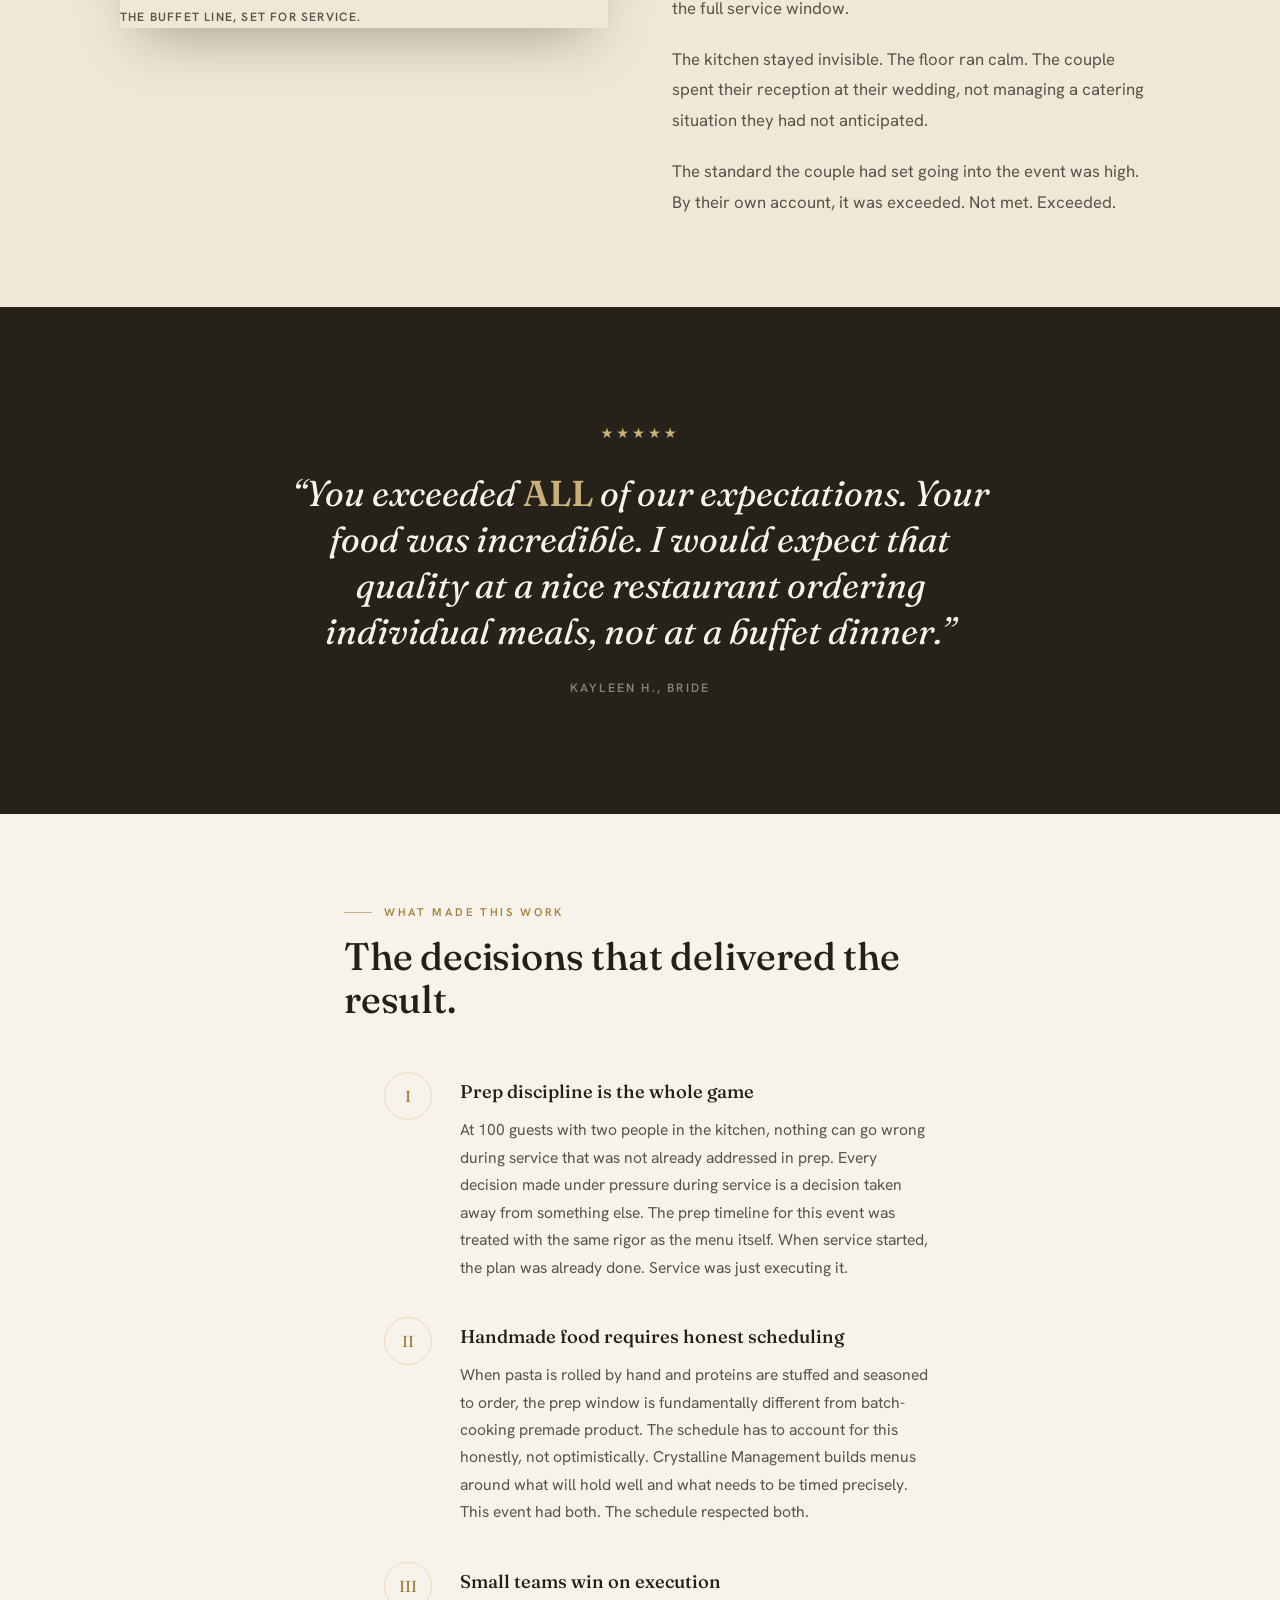
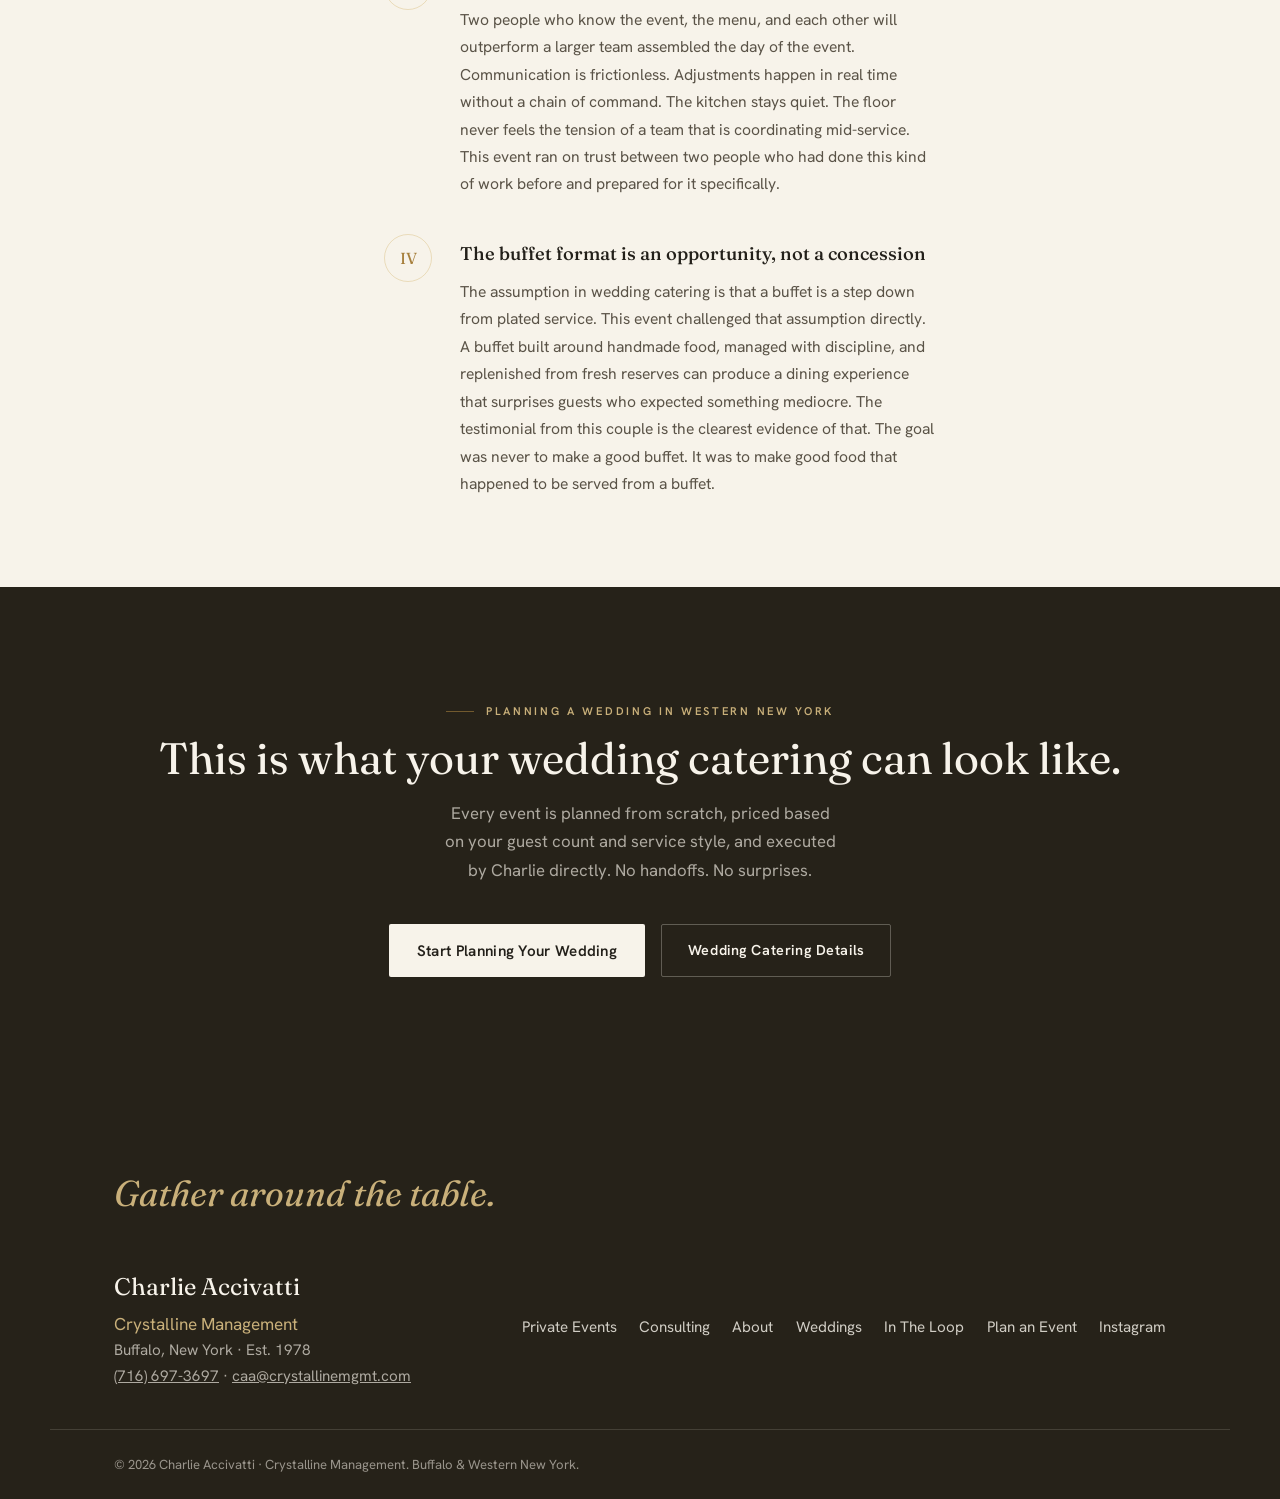
<file: case-study-wedding.html>
<!DOCTYPE html>
<html lang="en">
<head>
  <meta charset="UTF-8" />
  <meta name="viewport" content="width=device-width, initial-scale=1.0" />

  <!-- ============ SEO ============ -->
  <title>Wedding Catering Case Study — 100 Guests, Two Chefs, One Standard | Charlie Accivatti</title>
  <meta name="description" content="How Buffalo private chef Charlie Accivatti and one assistant executed a 100-guest wedding buffet with handmade food and restaurant-quality results in Western New York. A real case study from Crystalline Management." />
  <meta name="author" content="Charlie Accivatti" />
  <meta name="keywords" content="wedding catering Buffalo NY case study, private chef wedding Western New York, 100 guest wedding catering Buffalo, handmade wedding food WNY, wedding buffet quality Buffalo, Crystalline Management wedding, Charlie Accivatti wedding chef" />
  <link rel="canonical" href="https://crystallinemgmt.com/case-study-wedding.html" />
  <meta name="theme-color" content="#F7F3EA" />

  <!-- ============ Favicon ============ -->
  <link rel="icon" href="/images/favicon.ico" sizes="any" />
  <link rel="icon" type="image/png" sizes="32x32" href="/images/favicon-32.png" />
  <link rel="icon" type="image/png" sizes="16x16" href="/images/favicon-16.png" />
  <link rel="apple-touch-icon" href="/images/apple-touch-icon.png" />

  <!-- ============ Open Graph ============ -->
  <meta property="og:type" content="article" />
  <meta property="og:site_name" content="Charlie Accivatti" />
  <meta property="og:title" content="Wedding Catering Case Study — 100 Guests, Two Chefs, One Standard" />
  <meta property="og:description" content="How Charlie Accivatti and one assistant executed a 100-guest wedding buffet with handmade food and restaurant-quality results in Western New York." />
  <meta property="og:url" content="https://crystallinemgmt.com/case-study-wedding.html" />
  <meta property="og:image" content="https://crystallinemgmt.com/images/portfolio-04-buffet.jpg" />
  <meta property="og:locale" content="en_US" />

  <!-- ============ Twitter ============ -->
  <meta name="twitter:card" content="summary_large_image" />
  <meta name="twitter:title" content="Wedding Catering Case Study — 100 Guests, Two Chefs, One Standard" />
  <meta name="twitter:description" content="How Charlie Accivatti and one assistant executed a 100-guest wedding buffet with handmade food and restaurant-quality results in Western New York." />
  <meta name="twitter:image" content="https://crystallinemgmt.com/images/portfolio-04-buffet.jpg" />

  <!-- ============ Fonts ============ -->
  <link rel="preconnect" href="https://fonts.googleapis.com" />
  <link rel="preconnect" href="https://fonts.gstatic.com" crossorigin />
  <link href="https://fonts.googleapis.com/css2?family=Fraunces:ital,opsz,wght@0,9..144,400;0,9..144,500;0,9..144,600;1,9..144,400;1,9..144,500&family=Hanken+Grotesk:wght@400;500;600;700&display=swap" rel="stylesheet" />
  <link rel="stylesheet" href="styles.css" />
  <link rel="stylesheet" href="refresh.css" />

  <!-- ============ Structured Data ============ -->
  <script type="application/ld+json">
  {
    "@context": "https://schema.org",
    "@type": "Article",
    "headline": "Wedding Catering Case Study: 100 Guests, Two Chefs, One Standard",
    "description": "How Charlie Accivatti and one assistant executed a 100-guest wedding buffet with handmade food and restaurant-quality results in Western New York.",
    "author": {
      "@type": "Person",
      "name": "Charlie Accivatti",
      "url": "https://crystallinemgmt.com/about.html"
    },
    "publisher": {
      "@type": "Organization",
      "name": "Crystalline Management",
      "url": "https://crystallinemgmt.com"
    },
    "url": "https://crystallinemgmt.com/case-study-wedding.html",
    "image": "https://crystallinemgmt.com/images/portfolio-04-buffet.jpg",
    "about": {
      "@type": "Service",
      "name": "Wedding Catering",
      "areaServed": "Western New York"
    },
    "review": {
      "@type": "Review",
      "reviewBody": "You exceeded ALL of our expectations. Your food was incredible. I would expect that quality at a nice restaurant ordering individual meals, not at a buffet dinner.",
      "reviewRating": { "@type": "Rating", "ratingValue": "5", "bestRating": "5" },
      "author": { "@type": "Person", "name": "Kayleen H." }
    }
  }
  </script>

  <style>
    /* ===== Case study page — namespaced .cs-* ===== */

    .cs-hero {
      background: var(--espresso);
      color: var(--paper);
      padding: clamp(5.5rem,10vw,9rem) clamp(1.25rem,5vw,3rem) clamp(4rem,8vw,7rem);
    }
    .cs-hero-inner { max-width: 760px; }
    .cs-eyebrow {
      font-family: var(--sans); font-weight: 600; font-size: .72rem;
      letter-spacing: .26em; text-transform: uppercase;
      color: var(--gold-soft); margin: 0 0 1.25rem;
    }
    .cs-hero-title {
      font-family: var(--display); font-weight: 400;
      font-size: clamp(2.2rem,5.5vw,3.75rem); line-height: 1.07;
      letter-spacing: -.01em; margin: 0 0 1.5rem; color: var(--paper);
    }
    .cs-hero-sub {
      font-family: var(--sans); font-size: clamp(1rem,2vw,1.15rem); line-height: 1.72;
      color: color-mix(in srgb, var(--paper) 68%, transparent);
      max-width: 52ch; margin: 0;
    }

    /* Meta strip */
    .cs-meta {
      background: var(--ink);
      padding: 1rem clamp(1.25rem,5vw,3rem);
    }
    .cs-meta-inner {
      max-width: var(--wrap); margin: 0 auto;
      display: flex; flex-wrap: wrap; gap: .5rem 2rem; align-items: center;
    }
    .cs-meta span {
      font-family: var(--sans); font-size: .76rem; font-weight: 600;
      letter-spacing: .1em; text-transform: uppercase;
      color: color-mix(in srgb, var(--paper) 58%, transparent);
    }
    .cs-meta strong {
      color: color-mix(in srgb, var(--paper) 82%, transparent);
    }

    /* Section base */
    .cs-section {
      padding: clamp(3.5rem,7vw,6rem) clamp(1.25rem,5vw,3rem);
    }
    .cs-section--cream { background: var(--cream); }
    .cs-section--dark  { background: var(--espresso); color: var(--paper); }
    .cs-section--paper { background: var(--paper); }

    .cs-inner      { max-width: 720px; margin: 0 auto; }
    .cs-inner--wide { max-width: 1040px; margin: 0 auto; }

    .cs-label {
      font-family: var(--sans); font-weight: 600; font-size: .7rem;
      letter-spacing: .24em; text-transform: uppercase;
      color: var(--gold); margin: 0 0 .85rem;
      display: flex; align-items: center; gap: .75rem;
    }
    .cs-label::before {
      content: ""; display: block; width: 28px; height: 1px;
      background: var(--gold); opacity: .6; flex-shrink: 0;
    }
    .cs-section--dark .cs-label { color: var(--gold-soft); }
    .cs-section--dark .cs-label::before { background: var(--gold-soft); }

    .cs-h2 {
      font-family: var(--display); font-weight: 480;
      font-size: clamp(1.65rem,3.5vw,2.4rem); line-height: 1.12;
      letter-spacing: -.005em; margin: 0 0 1.5rem; color: var(--ink);
    }
    .cs-section--dark .cs-h2 { color: var(--paper); }

    .cs-body {
      font-family: var(--sans); font-size: 1.05rem; line-height: 1.82;
      color: var(--ink-soft);
    }
    .cs-body p + p { margin-top: 1.3rem; }
    .cs-section--dark .cs-body {
      color: color-mix(in srgb, var(--paper) 70%, transparent);
    }

    /* Split layout with image */
    .cs-split {
      display: grid; grid-template-columns: 1fr 1fr;
      gap: clamp(2.5rem,5vw,5rem); align-items: center;
      max-width: 1040px; margin: 0 auto;
    }
    .cs-split--reverse { direction: rtl; }
    .cs-split--reverse > * { direction: ltr; }

    .cs-split-img {
      border-radius: var(--radius); overflow: hidden;
      box-shadow: 0 24px 60px -20px rgba(42,32,20,.4);
    }
    .cs-split-img img { width: 100%; height: auto; display: block; }

    /* Stats band */
    .cs-stats {
      background: var(--ink);
      padding: clamp(2.5rem,5vw,4rem) clamp(1.25rem,5vw,3rem);
    }
    .cs-stats-grid {
      max-width: 840px; margin: 0 auto;
      display: grid; grid-template-columns: repeat(4,1fr);
      gap: 2rem; text-align: center;
    }
    .cs-stat-num {
      font-family: var(--display); font-weight: 400;
      font-size: clamp(2rem,4vw,3rem); color: var(--gold-soft);
      line-height: 1; margin: 0 0 .4rem;
    }
    .cs-stat-label {
      font-family: var(--sans); font-size: .74rem; font-weight: 600;
      letter-spacing: .12em; text-transform: uppercase;
      color: color-mix(in srgb, var(--paper) 52%, transparent);
    }

    /* Pull quote */
    .cs-pull {
      background: var(--espresso);
      padding: clamp(4.5rem,9vw,8rem) clamp(1.25rem,5vw,3rem);
      text-align: center;
    }
    .cs-pull-stars {
      color: var(--gold-soft); font-size: .9rem; letter-spacing: .2em;
      margin: 0 0 1.5rem;
    }
    .cs-pull-quote {
      font-family: var(--display); font-weight: 400; font-style: italic;
      font-size: clamp(1.45rem,3.2vw,2.25rem); line-height: 1.28;
      color: var(--paper); max-width: 700px; margin: 0 auto 1.5rem;
    }
    .cs-pull-quote strong {
      font-style: normal; font-weight: 600; color: var(--gold-soft);
    }
    .cs-pull-attr {
      font-family: var(--sans); font-size: .76rem; font-weight: 600;
      letter-spacing: .18em; text-transform: uppercase;
      color: color-mix(in srgb, var(--paper) 46%, transparent);
    }

    /* Lessons */
    .cs-lessons {
      display: flex; flex-direction: column; gap: 2.25rem;
      margin-top: clamp(2rem,4vw,3.5rem);
    }
    .cs-lesson {
      display: grid; grid-template-columns: 3.5rem 1fr;
      gap: 1.25rem; align-items: start;
    }
    .cs-lesson-icon {
      width: 3rem; height: 3rem; flex-shrink: 0;
      border: 1px solid rgba(201,162,75,.3); border-radius: 50%;
      display: flex; align-items: center; justify-content: center;
      font-family: var(--display); font-size: 1rem; font-weight: 400;
      color: var(--gold);
    }
    .cs-lesson-body h3 {
      font-family: var(--display); font-weight: 500; font-size: 1.15rem;
      margin: .3rem 0 .55rem; color: var(--ink);
    }
    .cs-lesson-body p {
      font-family: var(--sans); font-size: .98rem; line-height: 1.75;
      color: var(--ink-soft); margin: 0;
    }

    /* CTA */
    .cs-cta {
      background: var(--espresso); color: var(--paper);
      text-align: center;
      padding: clamp(4.5rem,9vw,8rem) clamp(1.25rem,5vw,3rem);
    }
    .cs-cta-title {
      font-family: var(--display); font-weight: 400;
      font-size: clamp(1.8rem,4vw,2.75rem); line-height: 1.1;
      margin: 0 0 1rem; color: var(--paper);
    }
    .cs-cta-sub {
      font-family: var(--sans); font-size: 1.05rem; line-height: 1.7;
      color: color-mix(in srgb, var(--paper) 65%, transparent);
      max-width: 44ch; margin: 0 auto 2.5rem;
    }
    .cs-cta-btns { display: flex; flex-wrap: wrap; gap: 1rem; justify-content: center; }
    .cs-btn-outline {
      display: inline-flex; align-items: center; justify-content: center;
      font-family: var(--sans); font-weight: 600; font-size: .9rem;
      letter-spacing: .04em; text-decoration: none; background: transparent;
      padding: .75rem 1.6rem; border-radius: var(--radius);
      border: 1px solid rgba(247,243,234,.28); color: var(--paper);
      transition: background .25s ease; cursor: pointer;
    }
    .cs-btn-outline:hover { background: rgba(247,243,234,.1); }

    @media (max-width: 760px) {
      .cs-split { grid-template-columns: 1fr; }
      .cs-split--reverse { direction: ltr; }
      .cs-stats-grid { grid-template-columns: 1fr 1fr; }
    }
    @media (max-width: 460px) {
      .cs-lesson { grid-template-columns: 1fr; }
      .cs-lesson-icon { display: none; }
    }
  </style>
</head>

<body>
  <a class="skip-link" href="#main">Skip to content</a>

  <!-- ============ HEADER / NAV ============ -->
  <header class="site-header" id="siteHeader">
    <div class="wrap header-inner">
      <a class="brand" href="/" aria-label="Crystalline Management, home">
        <span class="brand-mark" aria-hidden="true">
          <img src="images/ca-monogram.png" alt="" />
        </span>
        <span class="brand-text">Crystalline<span class="brand-sub">Charlie Accivatti · Buffalo</span></span>
      </a>

      <nav class="nav" aria-label="Primary">
        <button class="nav-toggle" id="navToggle" aria-expanded="false" aria-controls="navMenu">
          <span class="sr-only">Menu</span>
          <span class="nav-bars" aria-hidden="true"></span>
        </button>
        <ul class="nav-menu" id="navMenu">
          <li><a href="/events.html">Events</a></li>
          <li><a href="/weddings.html">Weddings</a></li>
          <li><a href="/consulting.html">Consulting</a></li>
          <li><a href="/about.html">About</a></li>
          <li><a href="/#testimonials">Reviews</a></li>
          <li><a class="nav-cta" href="/#plan-an-event" data-inquiry="event" data-cta="Nav: Plan an Event">Plan an Event</a></li>
        </ul>
      </nav>
    </div>
  </header>

  <main id="main">

    <!-- HERO -->
    <section class="cs-hero" aria-labelledby="cs-hero-title">
      <div class="wrap cs-hero-inner">
        <p class="cs-eyebrow reveal">Case Study &middot; Wedding Catering &middot; Western New York</p>
        <h1 class="cs-hero-title reveal" id="cs-hero-title">100 Guests. Two Chefs. One Standard.</h1>
        <p class="cs-hero-sub reveal">How a lean team built around handmade food delivered a wedding buffet that guests said they would expect at a restaurant, not a reception.</p>
      </div>
    </section>

    <!-- META STRIP -->
    <div class="cs-meta">
      <div class="cs-meta-inner">
        <span>Event: <strong>Wedding Reception</strong></span>
        <span>Guests: <strong>100</strong></span>
        <span>Team: <strong>Charlie Accivatti &amp; Max</strong></span>
        <span>Format: <strong>Full-Room Buffet</strong></span>
        <span>Location: <strong>Western New York</strong></span>
      </div>
    </div>

    <!-- STATS -->
    <div class="cs-stats">
      <div class="cs-stats-grid">
        <div class="reveal">
          <p class="cs-stat-num">100</p>
          <p class="cs-stat-label">Guests served</p>
        </div>
        <div class="reveal">
          <p class="cs-stat-num">2</p>
          <p class="cs-stat-label">Person kitchen team</p>
        </div>
        <div class="reveal">
          <p class="cs-stat-num">By hand</p>
          <p class="cs-stat-label">Special plates delivered</p>
        </div>
        <div class="reveal">
          <p class="cs-stat-num">5&#9733;</p>
          <p class="cs-stat-label">Client rating</p>
        </div>
      </div>
    </div>

    <!-- SITUATION -->
    <section class="cs-section cs-section--paper" aria-labelledby="cs-sit-title">
      <div class="cs-inner">
        <p class="cs-label reveal">Situation</p>
        <h2 class="cs-h2 reveal" id="cs-sit-title">A couple who wanted the food to be worth remembering.</h2>
        <div class="cs-body reveal">
          <p>The couple had seen what standard wedding catering looked like. Chafing dishes. Banquet-hall proteins. Food that was technically adequate and forgettable. They wanted none of it.</p>
          <p>They came to Charlie Accivatti with a clear brief: 100 guests, buffet service, and food good enough that no one at the reception would associate the word "buffet" with the word "fine." The food had to be real. Handmade where it counted. The kind of meal guests would bring up months later when talking about the wedding.</p>
          <p>The couple had done their research. They knew Charlie's background: the restaurant openings, the large-format event work, the commitment to handmade food at every scale. What they were hiring was not a caterer in the conventional sense. They were hiring a hospitality professional who happened to cook.</p>
        </div>
      </div>
    </section>

    <!-- CHALLENGE -->
    <section class="cs-section cs-section--cream" aria-labelledby="cs-chal-title">
      <div class="cs-split">
        <div>
          <p class="cs-label reveal">Challenge</p>
          <h2 class="cs-h2 reveal" id="cs-chal-title">The arithmetic of a 100-person buffet with a two-person team.</h2>
          <div class="cs-body reveal">
            <p>The math of a full-room wedding buffet is unforgiving. Every dish has to hold. Quality has to be consistent from the first plate to the last. The guest who fills their plate at 6:30 and the guest who arrives at the buffet at 7:10 need to eat the same meal.</p>
            <p>The harder variable: two people. Charlie as lead chef. Max as the sole kitchen assistant. Two people responsible for the full arc of the event, from morning prep through final service. No support crew. No catering company infrastructure behind them.</p>
            <p>This was not a budget compromise. It was a deliberate operational choice. A small, focused team that knows the food and knows the plan will outperform a larger crew assembled the week of the event. Communication is frictionless. Decisions happen in real time. The kitchen stays calm because the people in it trust each other.</p>
            <p>But a two-person team running a 100-guest event operates without margin. Everything that could go wrong had to be anticipated and eliminated in prep. There is no one to call. There is no fallback. The work either holds or it does not.</p>
          </div>
        </div>
        <figure class="cs-split-img reveal">
          <img src="images/gallery-max-prep.jpg" alt="Max, kitchen assistant, mincing garlic during event prep in a commercial kitchen" loading="lazy" />
          <figcaption style="font-family:var(--sans);font-size:.75rem;font-weight:600;letter-spacing:.1em;text-transform:uppercase;color:var(--ink-soft);margin-top:.85rem;">Max, morning of. Mise en place before service.</figcaption>
        </figure>
      </div>
    </section>

    <!-- EXECUTION -->
    <section class="cs-section cs-section--dark" aria-labelledby="cs-exec-title">
      <div class="wrap cs-inner">
        <p class="cs-label reveal">Execution</p>
        <h2 class="cs-h2 reveal" id="cs-exec-title">Prep was the plan. Service was the result.</h2>
        <div class="cs-body reveal">
          <p>Work on the menu began weeks before the event. Dishes were selected not just for flavor but for how they would hold through a multi-hour service window. Anything that could not maintain quality from the first plate to the last was cut or restructured. The menu had to be honest about what the format could support.</p>
          <p>Sourcing was handled locally where possible. The centerpiece protein, thick-cut pork chops stuffed with herb filling and seasoned the morning of service, required specific butcher coordination to arrive at spec. The butcher relationship mattered as much as the recipe.</p>
          <p>Day of, Max worked the mise en place from the first hour. Garlic broken down. Builds staged. Early prep running in sequence so nothing was sitting longer than it needed to. Charlie managed the proteins, the sauce development, and the service timeline. The kitchen ran quiet. That is not an accident. A quiet kitchen is a kitchen where the plan is working.</p>
          <p>Service was structured to close the quality gap between first and last plate. Dishes were held at temperature with care for texture, not just heat. The buffet was replenished from fresh reserves rather than left to consolidate on the line. Guests were not eating food that had been sitting. They were eating food that had just finished cooking, as close to that as a buffet format allows.</p>
          <p>The floor ran with the same discipline as the kitchen. Guests should not feel the effort of the operation behind their meal. They should feel the result of it. That is what full-room hospitality means in practice: the work stays invisible so the experience stays present.</p>
        </div>
      </div>
    </section>

    <!-- FOOD PHOTO BREAK -->
    <section class="cs-section cs-section--paper" aria-labelledby="cs-food-title">
      <div class="cs-split cs-split--reverse">
        <div>
          <p class="cs-label reveal">The centerpiece</p>
          <h2 class="cs-h2 reveal" id="cs-food-title">Cut thick. Stuffed by hand. Seasoned the morning of.</h2>
          <div class="cs-body reveal">
            <p>The stuffed pork chops were the anchor of the buffet. Locally sourced, cut to a specific thickness, filled with an herb stuffing built from scratch, and seasoned the day of service. Not the morning before. Not the day before.</p>
            <p>The reasoning is simple: proteins treated as individual meals, not as catering product, taste like individual meals. The pork chops that went to the hundredth guest were prepared with the same care as the pork chops that went to the first. That is not a technique. That is a decision about what the work means.</p>
            <p>Every dish on the buffet held to the same standard. Plated for a full room. Treated like it was going to one table.</p>
          </div>
        </div>
        <figure class="cs-split-img reveal">
          <img src="images/portfolio-05-porkchop.jpg" alt="Locally sourced stuffed pork chops with herb stuffing in a serving pan, golden and ready for service" loading="lazy" />
          <figcaption style="font-family:var(--sans);font-size:.75rem;font-weight:600;letter-spacing:.1em;text-transform:uppercase;color:var(--ink-soft);margin-top:.85rem;">Stuffed pork chops, morning of service.</figcaption>
        </figure>
      </div>
    </section>

    <!-- RESULTS -->
    <section class="cs-section cs-section--cream" aria-labelledby="cs-res-title">
      <div class="cs-split">
        <figure class="cs-split-img reveal">
          <img src="images/portfolio-04-buffet.jpg" alt="Full buffet line of chafing dishes set and ready for service at a 100-guest wedding reception" loading="lazy" />
          <figcaption style="font-family:var(--sans);font-size:.75rem;font-weight:600;letter-spacing:.1em;text-transform:uppercase;color:var(--ink-soft);margin-top:.85rem;">The buffet line, set for service.</figcaption>
        </figure>
        <div>
          <p class="cs-label reveal">Results</p>
          <h2 class="cs-h2 reveal" id="cs-res-title">Every guest served. Every dish held.</h2>
          <div class="cs-body reveal">
            <p>100 guests were served. The buffet maintained quality from the first plate to the last. No buffet dish was pulled or backed up with a replacement. Guests with dietary needs, and a few picky kids, got their own plates, made separately and hand-delivered to their seats. The pork chops came through service consistently. The handmade elements held their texture and integrity across the full service window.</p>
            <p>The kitchen stayed invisible. The floor ran calm. The couple spent their reception at their wedding, not managing a catering situation they had not anticipated.</p>
            <p>The standard the couple had set going into the event was high. By their own account, it was exceeded. Not met. Exceeded.</p>
          </div>
        </div>
      </div>
    </section>

    <!-- CLIENT FEEDBACK -->
    <section class="cs-pull" aria-label="Client testimonial">
      <div class="wrap">
        <p class="cs-pull-stars reveal" aria-label="Five stars">&#9733;&#9733;&#9733;&#9733;&#9733;</p>
        <blockquote class="cs-pull-quote reveal">
          &ldquo;You exceeded <strong>ALL</strong> of our expectations. Your food was incredible. I would expect that quality at a nice restaurant ordering individual meals, not at a buffet dinner.&rdquo;
        </blockquote>
        <p class="cs-pull-attr reveal">Kayleen H., Bride</p>
      </div>
    </section>

    <!-- LESSONS LEARNED -->
    <section class="cs-section cs-section--paper" aria-labelledby="cs-lessons-title">
      <div class="wrap cs-inner">
        <p class="cs-label reveal">What Made This Work</p>
        <h2 class="cs-h2 reveal" id="cs-lessons-title">The decisions that delivered the result.</h2>
        <ol class="cs-lessons" aria-label="Key decisions that delivered results">
          <li class="cs-lesson reveal">
            <span class="cs-lesson-icon" aria-hidden="true">I</span>
            <div class="cs-lesson-body">
              <h3>Prep discipline is the whole game</h3>
              <p>At 100 guests with two people in the kitchen, nothing can go wrong during service that was not already addressed in prep. Every decision made under pressure during service is a decision taken away from something else. The prep timeline for this event was treated with the same rigor as the menu itself. When service started, the plan was already done. Service was just executing it.</p>
            </div>
          </li>
          <li class="cs-lesson reveal">
            <span class="cs-lesson-icon" aria-hidden="true">II</span>
            <div class="cs-lesson-body">
              <h3>Handmade food requires honest scheduling</h3>
              <p>When pasta is rolled by hand and proteins are stuffed and seasoned to order, the prep window is fundamentally different from batch-cooking premade product. The schedule has to account for this honestly, not optimistically. Crystalline Management builds menus around what will hold well and what needs to be timed precisely. This event had both. The schedule respected both.</p>
            </div>
          </li>
          <li class="cs-lesson reveal">
            <span class="cs-lesson-icon" aria-hidden="true">III</span>
            <div class="cs-lesson-body">
              <h3>Small teams win on execution</h3>
              <p>Two people who know the event, the menu, and each other will outperform a larger team assembled the day of the event. Communication is frictionless. Adjustments happen in real time without a chain of command. The kitchen stays quiet. The floor never feels the tension of a team that is coordinating mid-service. This event ran on trust between two people who had done this kind of work before and prepared for it specifically.</p>
            </div>
          </li>
          <li class="cs-lesson reveal">
            <span class="cs-lesson-icon" aria-hidden="true">IV</span>
            <div class="cs-lesson-body">
              <h3>The buffet format is an opportunity, not a concession</h3>
              <p>The assumption in wedding catering is that a buffet is a step down from plated service. This event challenged that assumption directly. A buffet built around handmade food, managed with discipline, and replenished from fresh reserves can produce a dining experience that surprises guests who expected something mediocre. The testimonial from this couple is the clearest evidence of that. The goal was never to make a good buffet. It was to make good food that happened to be served from a buffet.</p>
            </div>
          </li>
        </ol>
      </div>
    </section>

    <!-- CTA -->
    <section class="cs-cta" id="inquire" aria-labelledby="cs-cta-title">
      <div class="wrap">
        <p class="cs-label reveal" style="color:var(--gold-soft);justify-content:center;">Planning a wedding in Western New York</p>
        <h2 class="cs-cta-title reveal" id="cs-cta-title">This is what your wedding catering can look like.</h2>
        <p class="cs-cta-sub reveal">Every event is planned from scratch, priced based on your guest count and service style, and executed by Charlie directly. No handoffs. No surprises.</p>
        <div class="cs-cta-btns reveal">
          <button class="btn btn-light" data-inquiry="event" data-event-type="Wedding">Start Planning Your Wedding</button>
          <a class="cs-btn-outline" href="/weddings.html">Wedding Catering Details</a>
        </div>
      </div>
    </section>

  </main>

  <!-- ============ FOOTER ============ -->
  <footer class="site-footer">
    <div class="wrap">
      <p class="footer-motto">Gather around the table.</p>
    </div>
    <div class="wrap footer-inner">
      <div class="footer-brand">
        <p class="footer-name">Charlie Accivatti</p>
        <p class="footer-co">Crystalline Management</p>
        <p class="footer-loc">Buffalo, New York · Est. 1978</p>
        <p class="footer-loc">
          <a href="tel:+17166973697">(716) 697-3697</a> ·
          <a href="mailto:caa@crystallinemgmt.com" class="email" data-email="caa@crystallinemgmt.com" title="Click to copy">caa@crystallinemgmt.com</a>
        </p>
      </div>
      <div class="footer-links">
        <a href="/events.html">Private Events</a>
        <a href="/consulting.html">Consulting</a>
        <a href="/about.html">About</a>
        <a href="/weddings.html">Weddings</a>
        <a href="/#waitlist">In The Loop</a>
        <a href="/#plan-an-event" data-inquiry="event">Plan an Event</a>
        <a href="https://www.instagram.com/accivatti" rel="noopener" target="_blank">Instagram</a>
      </div>
    </div>
    <div class="wrap footer-legal">
      <p>&copy; <span id="year"></span> Charlie Accivatti &middot; Crystalline Management. Buffalo &amp; Western New York.</p>
    </div>
  </footer>

  <script src="script.js"></script>
  <script src="inquiry.js"></script>
  <script>
    (function () {
      var d = document, w = "https://tally.so/widgets/embed.js",
        v = function () {
          if (typeof Tally !== "undefined") { Tally.loadEmbeds(); }
          else { d.querySelectorAll("iframe[data-tally-src]:not([src])").forEach(function (e) { e.src = e.dataset.tallySrc; }); }
        };
      if (typeof Tally !== "undefined") { v(); }
      else if (d.querySelector('script[src="' + w + '"]') == null) {
        var s = d.createElement("script"); s.src = w; s.onload = v; s.onerror = v; d.body.appendChild(s);
      }
    })();
  </script>
</body>
</html>
</file>
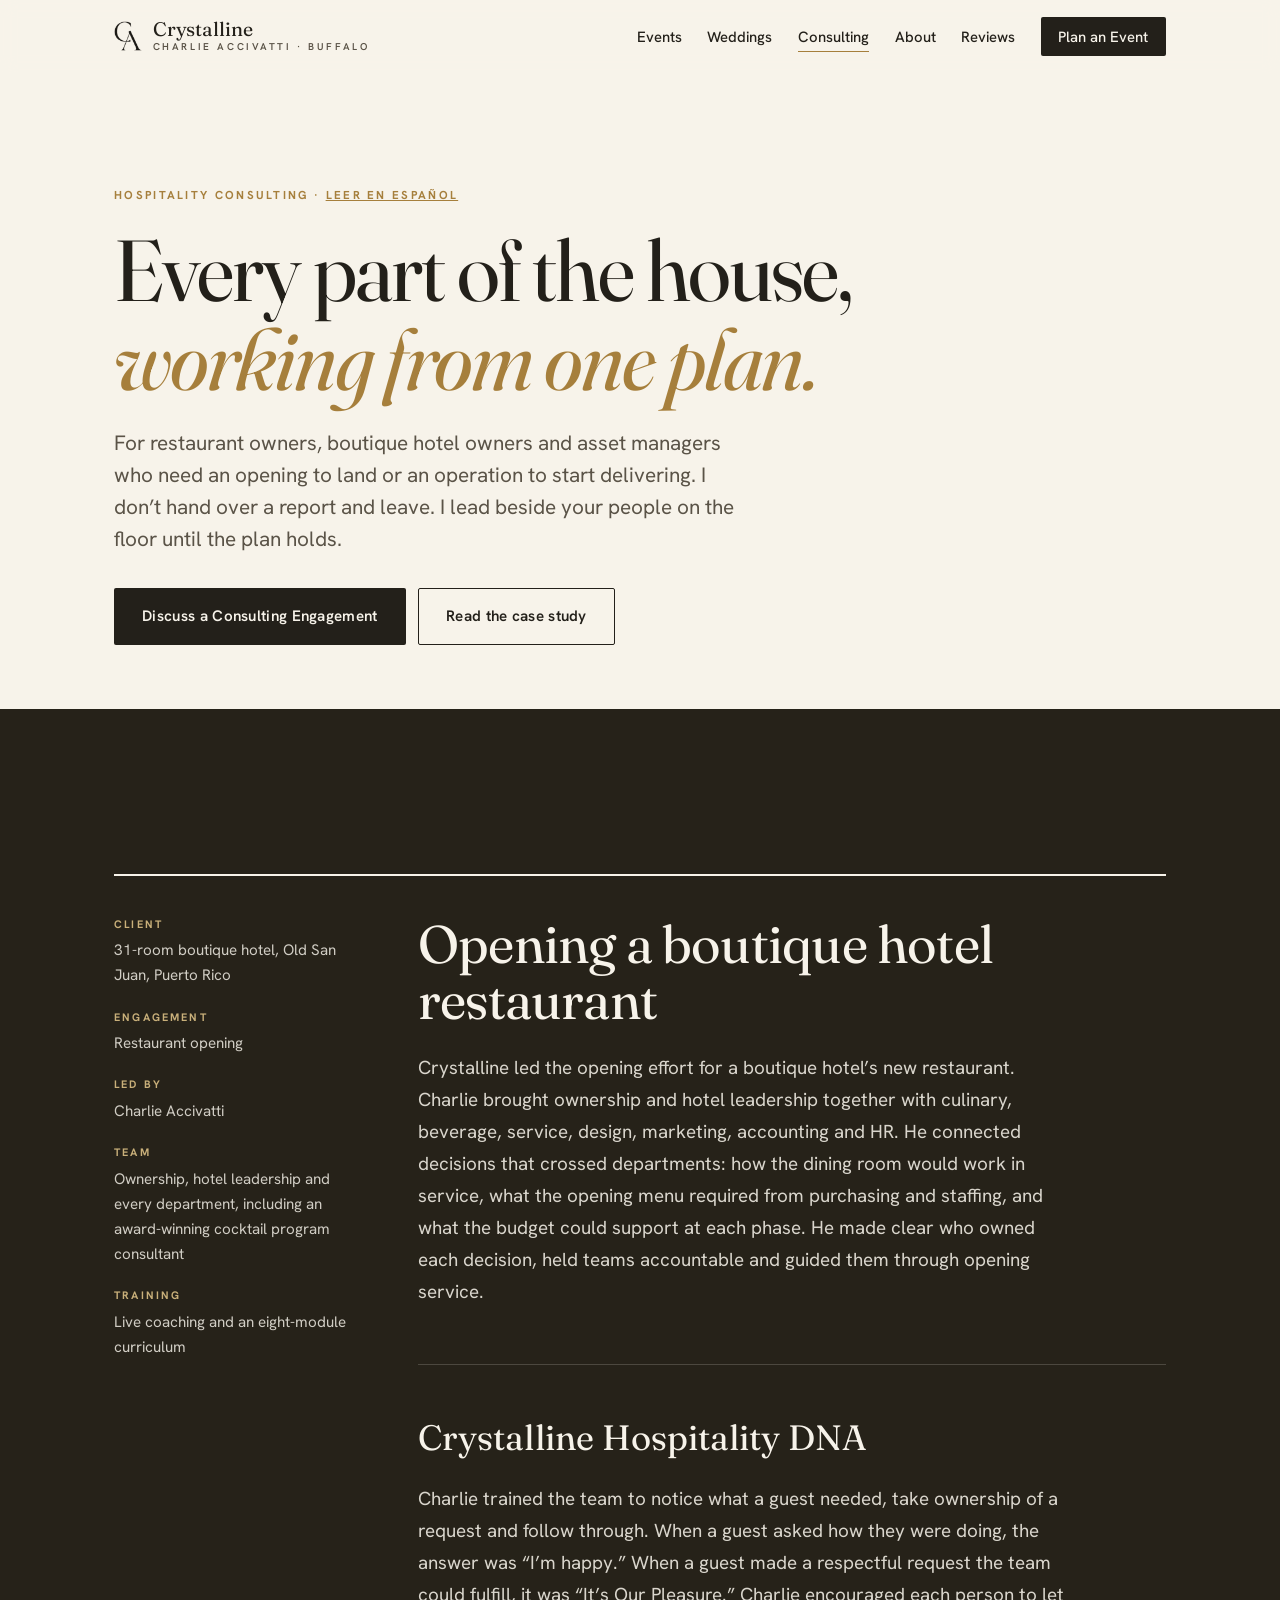
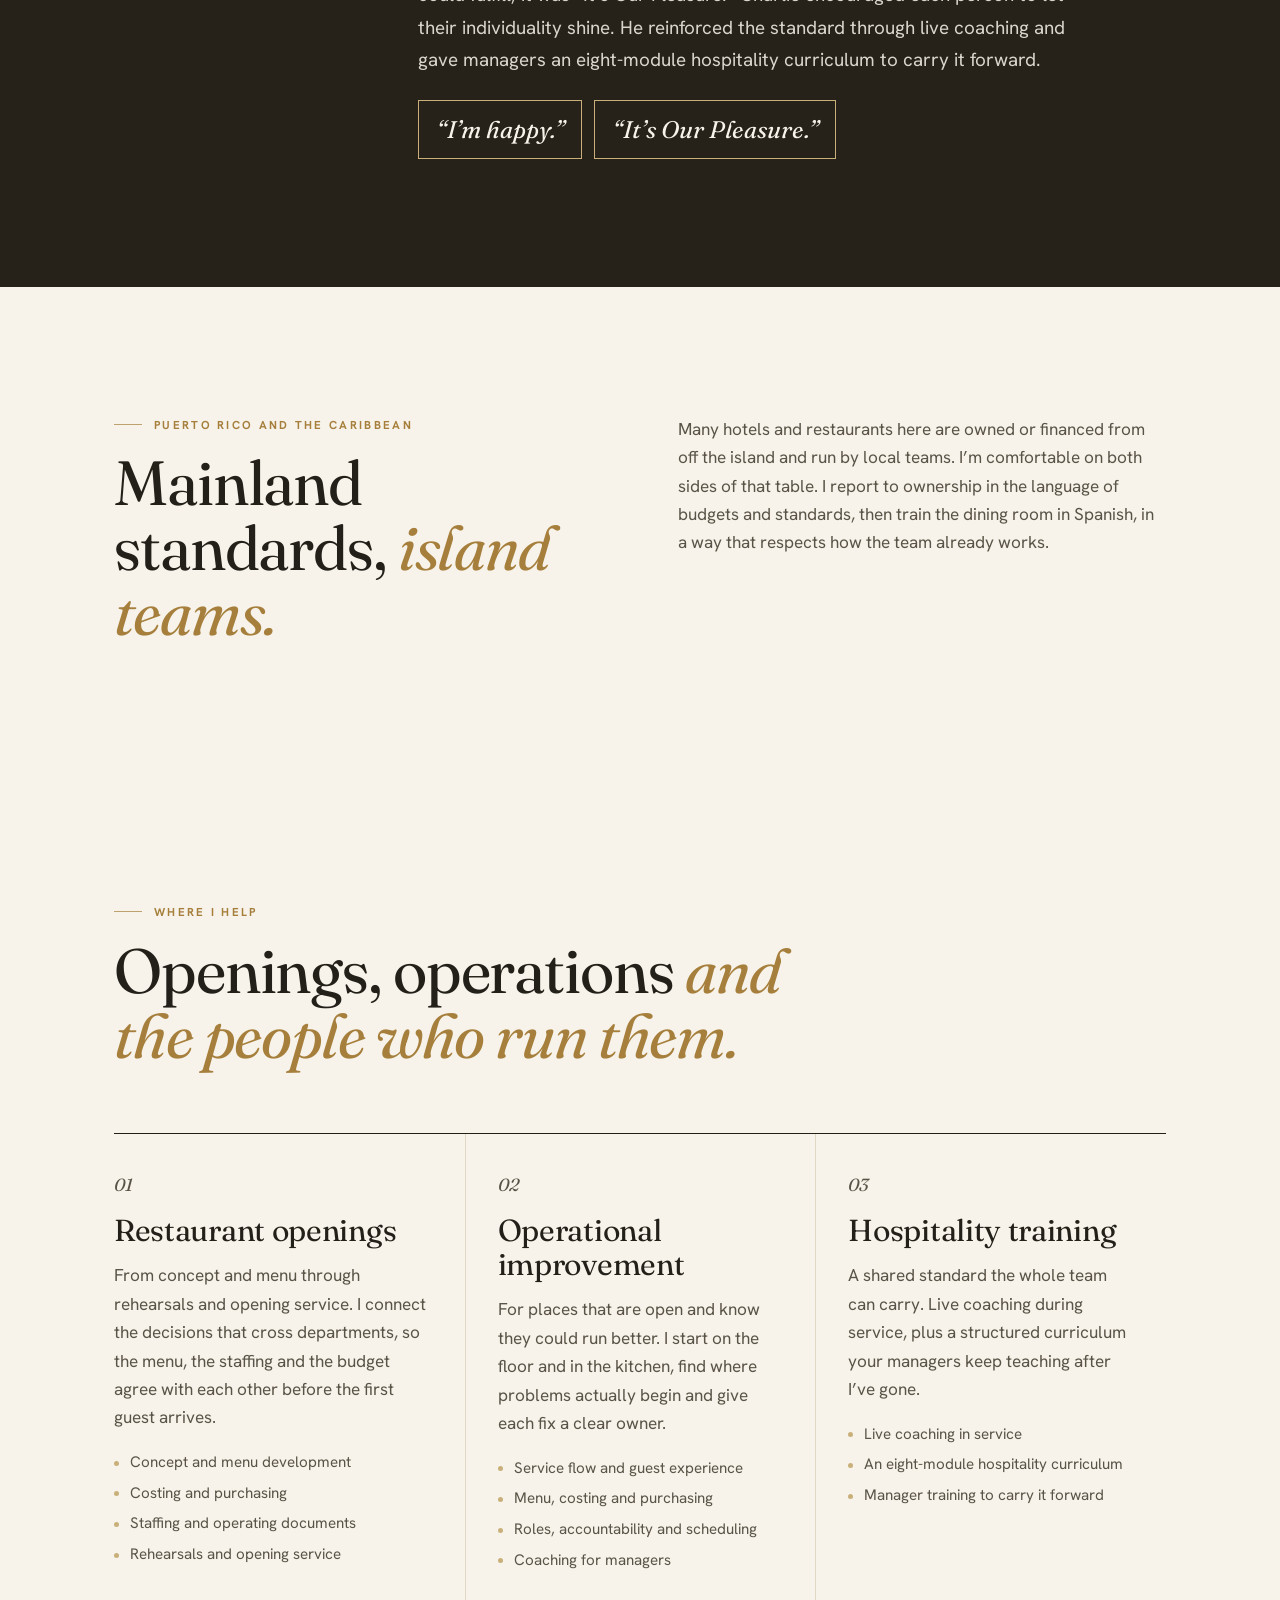
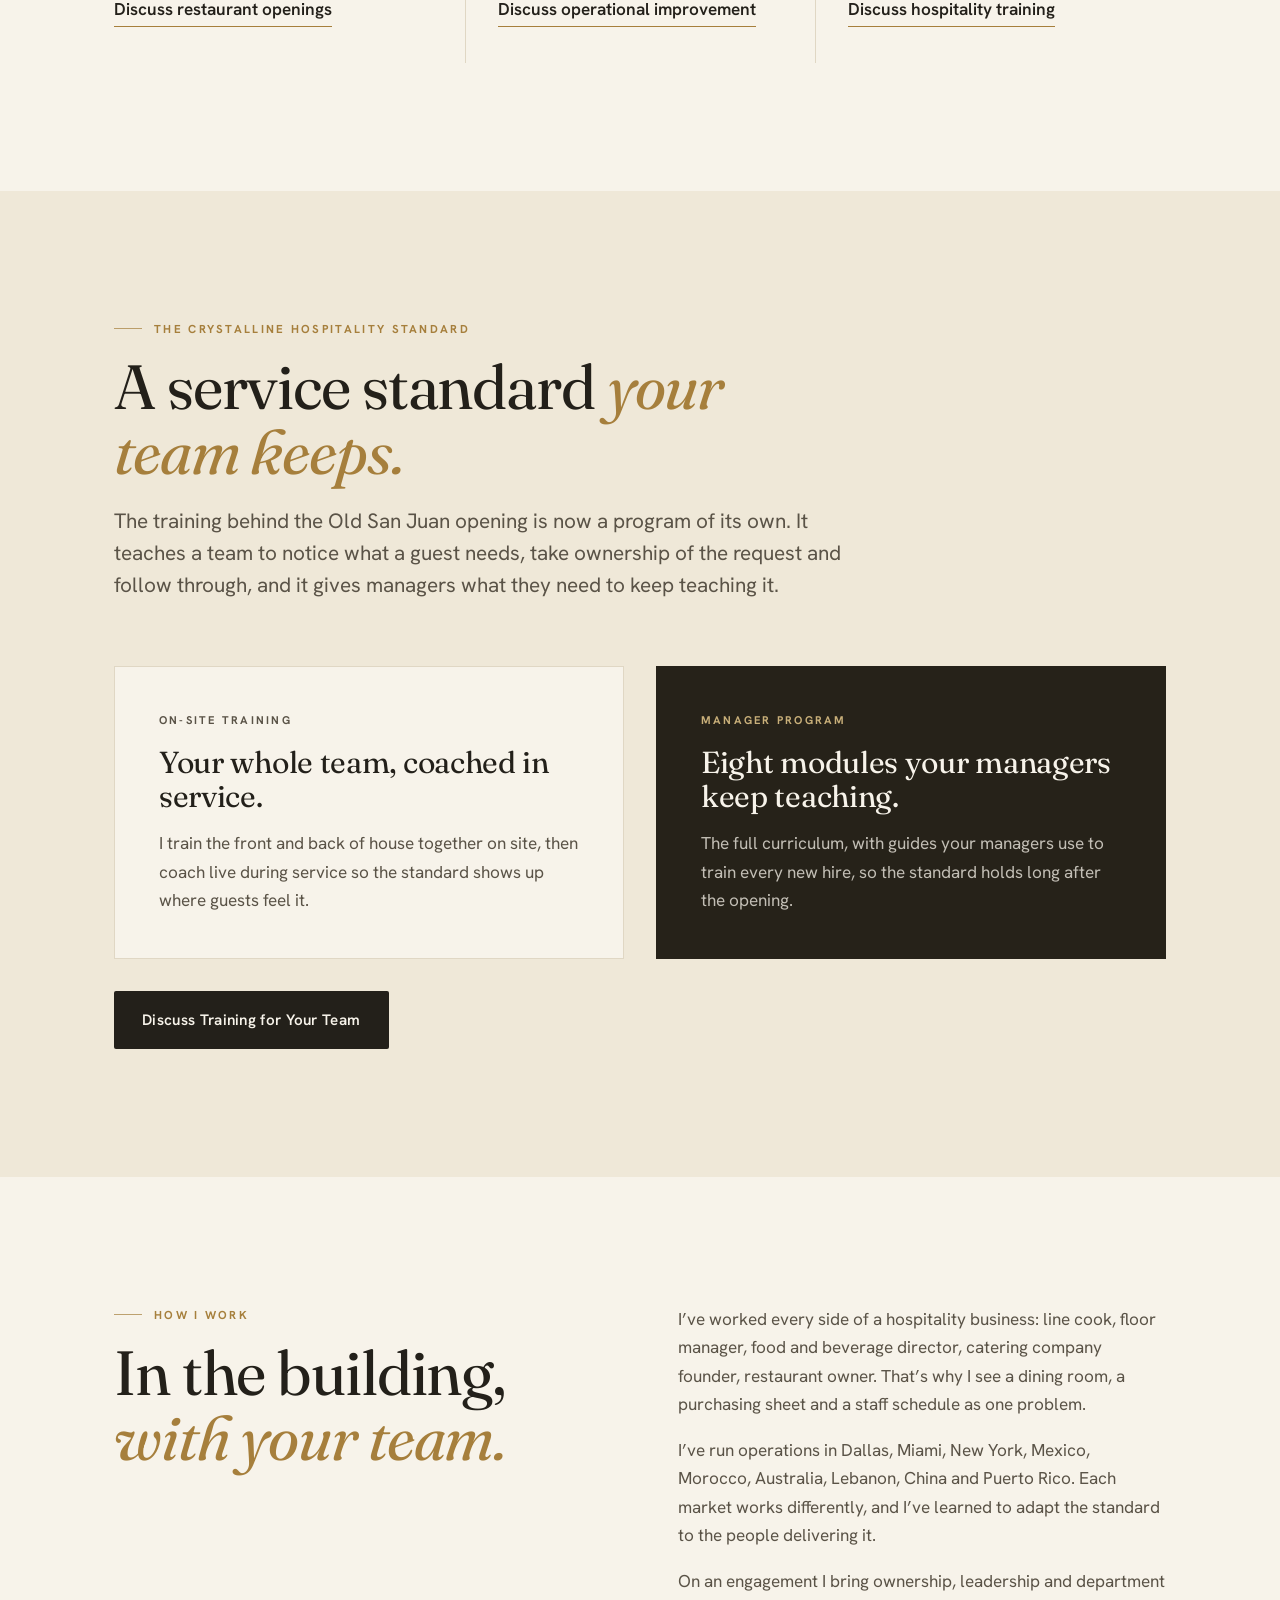
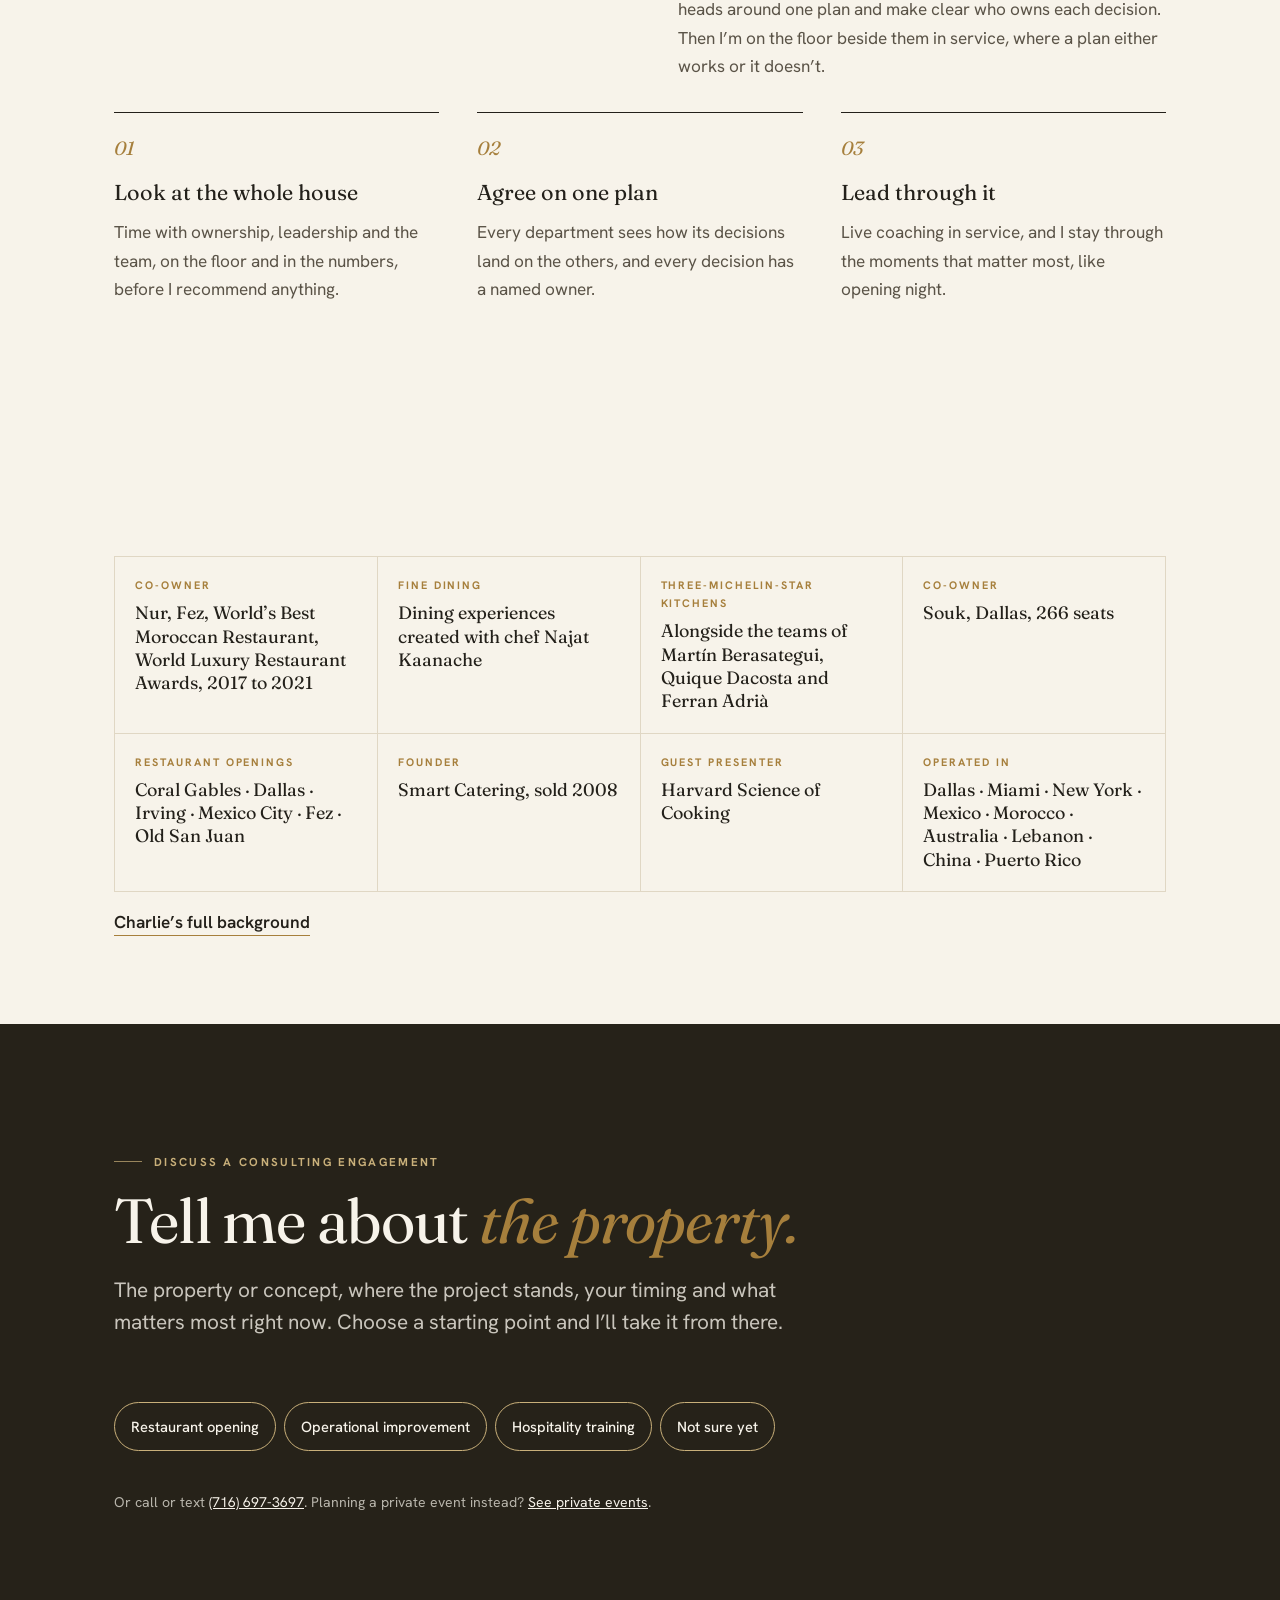
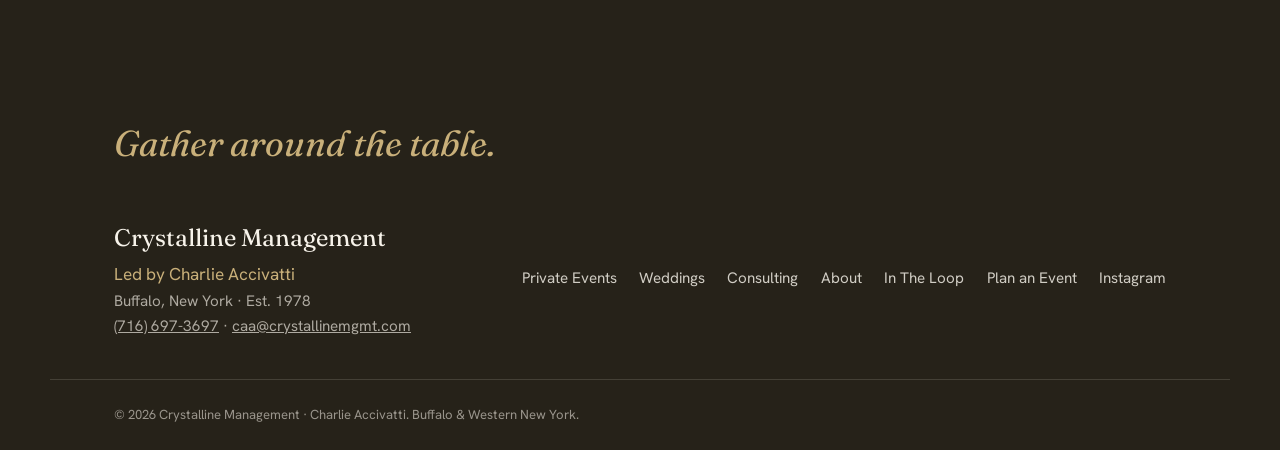
<file: consulting.html>
<!DOCTYPE html>
<html lang="en">
<head>
  <meta charset="UTF-8" />
  <meta name="viewport" content="width=device-width, initial-scale=1.0" />
  <title>Hospitality Consulting for Restaurants &amp; Boutique Hotels | Charlie Accivatti, Crystalline Management</title>
  <meta name="description" content="Restaurant openings, operational improvement and hospitality training for restaurant owners, boutique hotel owners and asset managers, led on the floor by Charlie Accivatti." />
  <meta name="author" content="Charlie Accivatti" />
  <link rel="canonical" href="https://crystallinemgmt.com/consulting.html" />
  <link rel="alternate" hreflang="en" href="https://crystallinemgmt.com/consulting.html" />
  <link rel="alternate" hreflang="es" href="https://crystallinemgmt.com/es/consultoria.html" />
  <meta name="theme-color" content="#F7F3EA" />

  <link rel="icon" href="/images/favicon.ico" sizes="any" />
  <link rel="icon" type="image/png" sizes="32x32" href="/images/favicon-32.png" />
  <link rel="icon" type="image/png" sizes="16x16" href="/images/favicon-16.png" />
  <link rel="apple-touch-icon" href="/images/apple-touch-icon.png" />

  <meta property="og:type" content="website" />
  <meta property="og:site_name" content="Crystalline Management" />
  <meta property="og:title" content="Hospitality Consulting for Restaurants &amp; Boutique Hotels | Charlie Accivatti, Crystalline Management" />
  <meta property="og:description" content="Restaurant openings, operational improvement and hospitality training for restaurant owners, boutique hotel owners and asset managers, led on the floor by Charlie Accivatti." />
  <meta property="og:url" content="https://crystallinemgmt.com/consulting.html" />
  <meta property="og:image" content="https://crystallinemgmt.com/images/og-cover.jpg" />
  <meta property="og:locale" content="en_US" />
  <meta name="twitter:card" content="summary_large_image" />
  <meta name="twitter:title" content="Hospitality Consulting for Restaurants &amp; Boutique Hotels | Charlie Accivatti, Crystalline Management" />
  <meta name="twitter:description" content="Restaurant openings, operational improvement and hospitality training for restaurant owners, boutique hotel owners and asset managers, led on the floor by Charlie Accivatti." />
  <meta name="twitter:image" content="https://crystallinemgmt.com/images/og-cover.jpg" />

  <link rel="preconnect" href="https://fonts.googleapis.com" />
  <link rel="preconnect" href="https://fonts.gstatic.com" crossorigin />
  <link href="https://fonts.googleapis.com/css2?family=Fraunces:ital,opsz,wght@0,9..144,400;0,9..144,500;0,9..144,600;1,9..144,400;1,9..144,500&family=Hanken+Grotesk:wght@400;500;600;700&display=swap" rel="stylesheet" />
  <link rel="stylesheet" href="styles.css" />
  <link rel="stylesheet" href="refresh.css" />
  <script type="application/ld+json">
  {
    "@context": "https://schema.org",
    "@type": "ProfessionalService",
    "name": "Crystalline Management Hospitality Consulting",
    "url": "https://crystallinemgmt.com/consulting.html",
    "description": "Restaurant openings, operational improvement and hospitality training, led personally by Charlie Accivatti.",
    "telephone": "+1-716-697-3697",
    "email": "caa@crystallinemgmt.com",
    "address": { "@type": "PostalAddress", "addressLocality": "Buffalo", "addressRegion": "NY", "addressCountry": "US" },
    "founder": { "@type": "Person", "name": "Charlie Accivatti" },
    "availableLanguage": ["English", "Spanish"],
    "areaServed": ["Puerto Rico", "Western New York", "United States"],
    "knowsAbout": ["Restaurant openings", "Hotel food and beverage", "Hospitality training", "Restaurant operations"]
  }
  </script>
</head>

<body>
  <a class="skip-link" href="#main">Skip to content</a>

  <!-- ============ HEADER / NAV ============ -->
  <header class="site-header" id="siteHeader">
    <div class="wrap header-inner">
      <a class="brand" href="/" aria-label="Crystalline Management, home">
        <span class="brand-mark" aria-hidden="true">
          <img src="images/ca-monogram.png" alt="" />
        </span>
        <span class="brand-text">Crystalline<span class="brand-sub">Charlie Accivatti · Buffalo</span></span>
      </a>

      <nav class="nav" aria-label="Primary">
        <button class="nav-toggle" id="navToggle" aria-expanded="false" aria-controls="navMenu">
          <span class="sr-only">Menu</span>
          <span class="nav-bars" aria-hidden="true"></span>
        </button>
        <ul class="nav-menu" id="navMenu">
          <li><a href="/events.html">Events</a></li>
          <li><a href="/weddings.html">Weddings</a></li>
          <li><a href="/consulting.html" aria-current="page">Consulting</a></li>
          <li><a href="/about.html">About</a></li>
          <li><a href="/#testimonials">Reviews</a></li>
          <li><a class="nav-cta" href="/#plan-an-event" data-inquiry="event" data-cta="Nav: Plan an Event">Plan an Event</a></li>
        </ul>
      </nav>
    </div>
  </header>

  <main id="main">

    <!-- ============ HERO ============ -->
    <section class="cs-hero-x" aria-labelledby="cx-hero-title">
      <div class="wrap">
        <p class="hx-eyebrow">Hospitality consulting · <a href="/es/consultoria.html" lang="es" style="color:inherit;">Leer en español</a></p>
        <h1 class="display" id="cx-hero-title">Every part of the house, <em>working from one plan.</em></h1>
        <p class="lead">For restaurant owners, boutique hotel owners and asset managers who need an opening to land or an operation to start delivering. I don’t hand over a report and leave. I lead beside your people on the floor until the plan holds.</p>
        <div class="btn-row">
          <a class="btn btn-solid" href="/#discuss-consulting" data-inquiry="consulting" data-cta="Consulting hero">Discuss a Consulting Engagement</a>
          <a class="btn btn-ghost" href="#case">Read the case study</a>
        </div>
      </div>
    </section>

    <!-- ============ CASE STUDY (text-led, client anonymous) ============ -->
    <section class="sec sec--dark on-dark" id="case" aria-labelledby="case-title">
      <div class="wrap">
        <p class="kicker reveal">Case study</p>
        <article class="case reveal">
          <dl class="case-meta">
            <dt>Client</dt><dd>31-room boutique hotel, Old San Juan, Puerto Rico</dd>
            <dt>Engagement</dt><dd>Restaurant opening</dd>
            <dt>Led by</dt><dd>Charlie Accivatti</dd>
            <dt>Team</dt><dd>Ownership, hotel leadership and every department, including an award-winning cocktail program consultant</dd>
            <dt>Training</dt><dd>Live coaching and an eight-module curriculum</dd>
          </dl>
          <div>
            <h2 id="case-title">Opening a boutique hotel restaurant</h2>
            <div class="case-body">
              <p>Crystalline led the opening effort for a boutique hotel’s new restaurant. Charlie brought ownership and hotel leadership together with culinary, beverage, service, design, marketing, accounting and HR. He connected decisions that crossed departments: how the dining room would work in service, what the opening menu required from purchasing and staffing, and what the budget could support at each phase. He made clear who owned each decision, held teams accountable and guided them through opening service.</p>
            </div>
            <div class="case-dna">
              <h3>Crystalline Hospitality DNA</h3>
              <div class="case-body">
                <p>Charlie trained the team to notice what a guest needed, take ownership of a request and follow through. When a guest asked how they were doing, the answer was “I’m happy.” When a guest made a respectful request the team could fulfill, it was “It’s Our Pleasure.” Charlie encouraged each person to let their individuality shine. He reinforced the standard through live coaching and gave managers an eight-module hospitality curriculum to carry it forward.</p>
              </div>
              <div class="phrases" aria-hidden="true"><span>“I’m happy.”</span><span>“It’s Our Pleasure.”</span></div>
            </div>
          </div>
        </article>
      </div>
    </section>

    <!-- ============ PUERTO RICO ============ -->
    <section class="sec" id="puerto-rico" aria-labelledby="pr-title">
      <div class="wrap split" style="align-items:start;">
        <div>
          <p class="kicker reveal">Puerto Rico and the Caribbean</p>
          <h2 class="h2 reveal" id="pr-title">Mainland standards, <em>island teams.</em></h2>
        </div>
        <div class="prose reveal">
          <p>Many hotels and restaurants here are owned or financed from off the island and run by local teams. I’m comfortable on both sides of that table. I report to ownership in the language of budgets and standards, then train the dining room in Spanish, in a way that respects how the team already works.</p>
        </div>
      </div>
    </section>

    <!-- ============ AREAS ============ -->
    <section class="sec" id="services" aria-labelledby="areas-title">
      <div class="wrap">
        <header class="sec-head reveal">
          <p class="kicker">Where I help</p>
          <h2 class="h2" id="areas-title">Openings, operations <em>and the people who run them.</em></h2>
        </header>
        <div class="areas">
          <article class="area reveal">
            <p class="area-num">01</p>
            <h3 class="h3">Restaurant openings</h3>
            <p>From concept and menu through rehearsals and opening service. I connect the decisions that cross departments, so the menu, the staffing and the budget agree with each other before the first guest arrives.</p>
            <ul><li>Concept and menu development</li><li>Costing and purchasing</li><li>Staffing and operating documents</li><li>Rehearsals and opening service</li></ul>
            <div class="btn-row"><a class="text-link" href="/#discuss-consulting" data-inquiry="consulting" data-focus="Restaurant opening" data-cta="Consulting area: Restaurant opening">Discuss restaurant openings</a></div>
          </article>
          <article class="area reveal">
            <p class="area-num">02</p>
            <h3 class="h3">Operational improvement</h3>
            <p>For places that are open and know they could run better. I start on the floor and in the kitchen, find where problems actually begin and give each fix a clear owner.</p>
            <ul><li>Service flow and guest experience</li><li>Menu, costing and purchasing</li><li>Roles, accountability and scheduling</li><li>Coaching for managers</li></ul>
            <div class="btn-row"><a class="text-link" href="/#discuss-consulting" data-inquiry="consulting" data-focus="Operational improvement" data-cta="Consulting area: Operational improvement">Discuss operational improvement</a></div>
          </article>
          <article class="area reveal">
            <p class="area-num">03</p>
            <h3 class="h3">Hospitality training</h3>
            <p>A shared standard the whole team can carry. Live coaching during service, plus a structured curriculum your managers keep teaching after I’ve gone.</p>
            <ul><li>Live coaching in service</li><li>An eight-module hospitality curriculum</li><li>Manager training to carry it forward</li></ul>
            <div class="btn-row"><a class="text-link" href="/#discuss-consulting" data-inquiry="consulting" data-focus="Hospitality training" data-cta="Consulting area: Hospitality training">Discuss hospitality training</a></div>
          </article>
        </div>
      </div>
    </section>

    <!-- ============ TRAINING PROGRAM ============ -->
    <section class="sec sec--cream" id="standard" aria-labelledby="std-title">
      <div class="wrap">
        <header class="sec-head reveal">
          <p class="kicker">The Crystalline Hospitality Standard</p>
          <h2 class="h2" id="std-title">A service standard <em>your team keeps.</em></h2>
          <p class="lead">The training behind the Old San Juan opening is now a program of its own. It teaches a team to notice what a guest needs, take ownership of the request and follow through, and it gives managers what they need to keep teaching it.</p>
        </header>
        <div class="paths">
          <article class="path reveal">
            <p class="path-tag">On-site training</p>
            <h3 class="h3">Your whole team, coached in service.</h3>
            <p>I train the front and back of house together on site, then coach live during service so the standard shows up where guests feel it.</p>
          </article>
          <article class="path path--dark reveal">
            <p class="path-tag">Manager program</p>
            <h3 class="h3">Eight modules your managers keep teaching.</h3>
            <p>The full curriculum, with guides your managers use to train every new hire, so the standard holds long after the opening.</p>
          </article>
        </div>
        <div class="btn-row mt-2 reveal"><a class="btn btn-solid" href="/#discuss-consulting" data-inquiry="consulting" data-focus="Hospitality training" data-cta="Standard: Discuss training">Discuss Training for Your Team</a></div>
      </div>
    </section>

    <!-- ============ HOW I WORK ============ -->
    <section class="sec" id="approach" aria-labelledby="ap-title">
      <div class="wrap">
        <div class="split" style="align-items:start;">
          <div>
            <p class="kicker reveal">How I work</p>
            <h2 class="h2 reveal" id="ap-title">In the building, <em>with your team.</em></h2>
          </div>
          <div class="prose reveal">
            <p>I’ve worked every side of a hospitality business: line cook, floor manager, food and beverage director, catering company founder, restaurant owner. That’s why I see a dining room, a purchasing sheet and a staff schedule as one problem.</p>
            <p>I’ve run operations in Dallas, Miami, New York, Mexico, Morocco, Australia, Lebanon, China and Puerto Rico. Each market works differently, and I’ve learned to adapt the standard to the people delivering it.</p>
            <p>On an engagement I bring ownership, leadership and department heads around one plan and make clear who owns each decision. Then I’m on the floor beside them in service, where a plan either works or it doesn’t.</p>
          </div>
        </div>
        <ol class="steps mt-2">
          <li class="reveal"><h3>Look at the whole house</h3><p>Time with ownership, leadership and the team, on the floor and in the numbers, before I recommend anything.</p></li>
          <li class="reveal"><h3>Agree on one plan</h3><p>Every department sees how its decisions land on the others, and every decision has a named owner.</p></li>
          <li class="reveal"><h3>Lead through it</h3><p>Live coaching in service, and I stay through the moments that matter most, like opening night.</p></li>
        </ol>
      </div>
    </section>

    <!-- ============ CREDENTIALS ============ -->
    <section class="sec" aria-labelledby="cr-title" style="padding-block:clamp(3.5rem,7vw,5.5rem);">
      <div class="wrap">
        <p class="kicker reveal" id="cr-title">Thirty years in hospitality</p>
        <div class="creds reveal">
          <div><p>Co-owner</p><p>Nur, Fez, World’s Best Moroccan Restaurant, World Luxury Restaurant Awards, 2017 to 2021</p></div>
          <div><p>Fine dining</p><p>Dining experiences created with chef Najat Kaanache</p></div>
          <div><p>Three-Michelin-star kitchens</p><p>Alongside the teams of Martín Berasategui, Quique Dacosta and Ferran Adrià</p></div>
          <div><p>Co-owner</p><p>Souk, Dallas, 266 seats</p></div>
          <div><p>Restaurant openings</p><p>Coral Gables · Dallas · Irving · Mexico City · Fez · Old San Juan</p></div>
          <div><p>Founder</p><p>Smart Catering, sold 2008</p></div>
          <div><p>Guest presenter</p><p>Harvard Science of Cooking</p></div>
          <div><p>Operated in</p><p>Dallas · Miami · New York · Mexico · Morocco · Australia · Lebanon · China · Puerto Rico</p></div>
        </div>
        <p class="reveal mt-1"><a class="text-link" href="/about.html">Charlie’s full background</a></p>
      </div>
    </section>

    <!-- ============ INQUIRY ============ -->
    <section class="sec sec--dark on-dark" id="inquire" aria-labelledby="iq-title">
      <div class="wrap">
        <header class="sec-head reveal">
          <p class="kicker">Discuss a Consulting Engagement</p>
          <h2 class="h2" id="iq-title">Tell me about <em>the property.</em></h2>
          <p class="lead">The property or concept, where the project stands, your timing and what matters most right now. Choose a starting point and I’ll take it from there.</p>
        </header>
        <div class="chips reveal">
          <button type="button" class="chip" style="color:var(--paper);border-color:var(--gold-soft);" data-inquiry="consulting" data-focus="Restaurant opening" data-cta="Consulting inquiry block">Restaurant opening</button>
          <button type="button" class="chip" style="color:var(--paper);border-color:var(--gold-soft);" data-inquiry="consulting" data-focus="Operational improvement" data-cta="Consulting inquiry block">Operational improvement</button>
          <button type="button" class="chip" style="color:var(--paper);border-color:var(--gold-soft);" data-inquiry="consulting" data-focus="Hospitality training" data-cta="Consulting inquiry block">Hospitality training</button>
          <button type="button" class="chip" style="color:var(--paper);border-color:var(--gold-soft);" data-inquiry="consulting" data-focus="Not sure yet" data-cta="Consulting inquiry block">Not sure yet</button>
        </div>
        <p class="inq-meta mt-2 reveal" style="color:color-mix(in srgb,var(--paper) 70%,transparent);">Or call or text <a href="tel:+17166973697" style="color:var(--paper);">(716) 697-3697</a>. Planning a private event instead? <a href="/events.html" style="color:var(--paper);">See private events</a>.</p>
      </div>
    </section>
  </main>

  <!-- ============ FOOTER ============ -->
  <footer class="site-footer">
    <p class="wrap footer-motto">Gather around the table.</p>
    <div class="wrap footer-inner">
      <div class="footer-brand">
        <p class="footer-name">Crystalline Management</p>
        <p class="footer-co">Led by Charlie Accivatti</p>
        <p class="footer-loc">Buffalo, New York · Est. 1978</p>
        <p class="footer-loc">
          <a href="tel:+17166973697">(716) 697-3697</a> ·
          <a href="mailto:caa@crystallinemgmt.com" class="email" data-email="caa@crystallinemgmt.com" title="Click to copy">caa@crystallinemgmt.com</a>
        </p>
      </div>
      <div class="footer-links">
        <a href="/events.html">Private Events</a>
        <a href="/weddings.html">Weddings</a>
        <a href="/consulting.html">Consulting</a>
        <a href="/about.html">About</a>
        <a href="/#waitlist">In The Loop</a>
        <a href="/#plan-an-event" data-inquiry="event" data-cta="Footer: Plan an Event">Plan an Event</a>
        <a href="https://www.instagram.com/accivatti" rel="noopener" target="_blank">Instagram</a>
      </div>
    </div>
    <div class="wrap footer-legal">
      <p>© <span id="year"></span> Crystalline Management · Charlie Accivatti. Buffalo &amp; Western New York.</p>
    </div>
  </footer>

  <script src="script.js"></script>
  <script src="inquiry.js"></script>
  <!-- Tally embed loader (inline forms + popups) -->
  <script>
    (function () {
      var d = document, w = "https://tally.so/widgets/embed.js",
        v = function () {
          if (typeof Tally !== "undefined") { Tally.loadEmbeds(); }
          else { d.querySelectorAll("iframe[data-tally-src]:not([src])").forEach(function (e) { e.src = e.dataset.tallySrc; }); }
        };
      if (typeof Tally !== "undefined") { v(); }
      else if (d.querySelector('script[src="' + w + '"]') == null) {
        var s = d.createElement("script"); s.src = w; s.onload = v; s.onerror = v; d.body.appendChild(s);
      }
    })();
  </script>
</body>
</html>
</file>
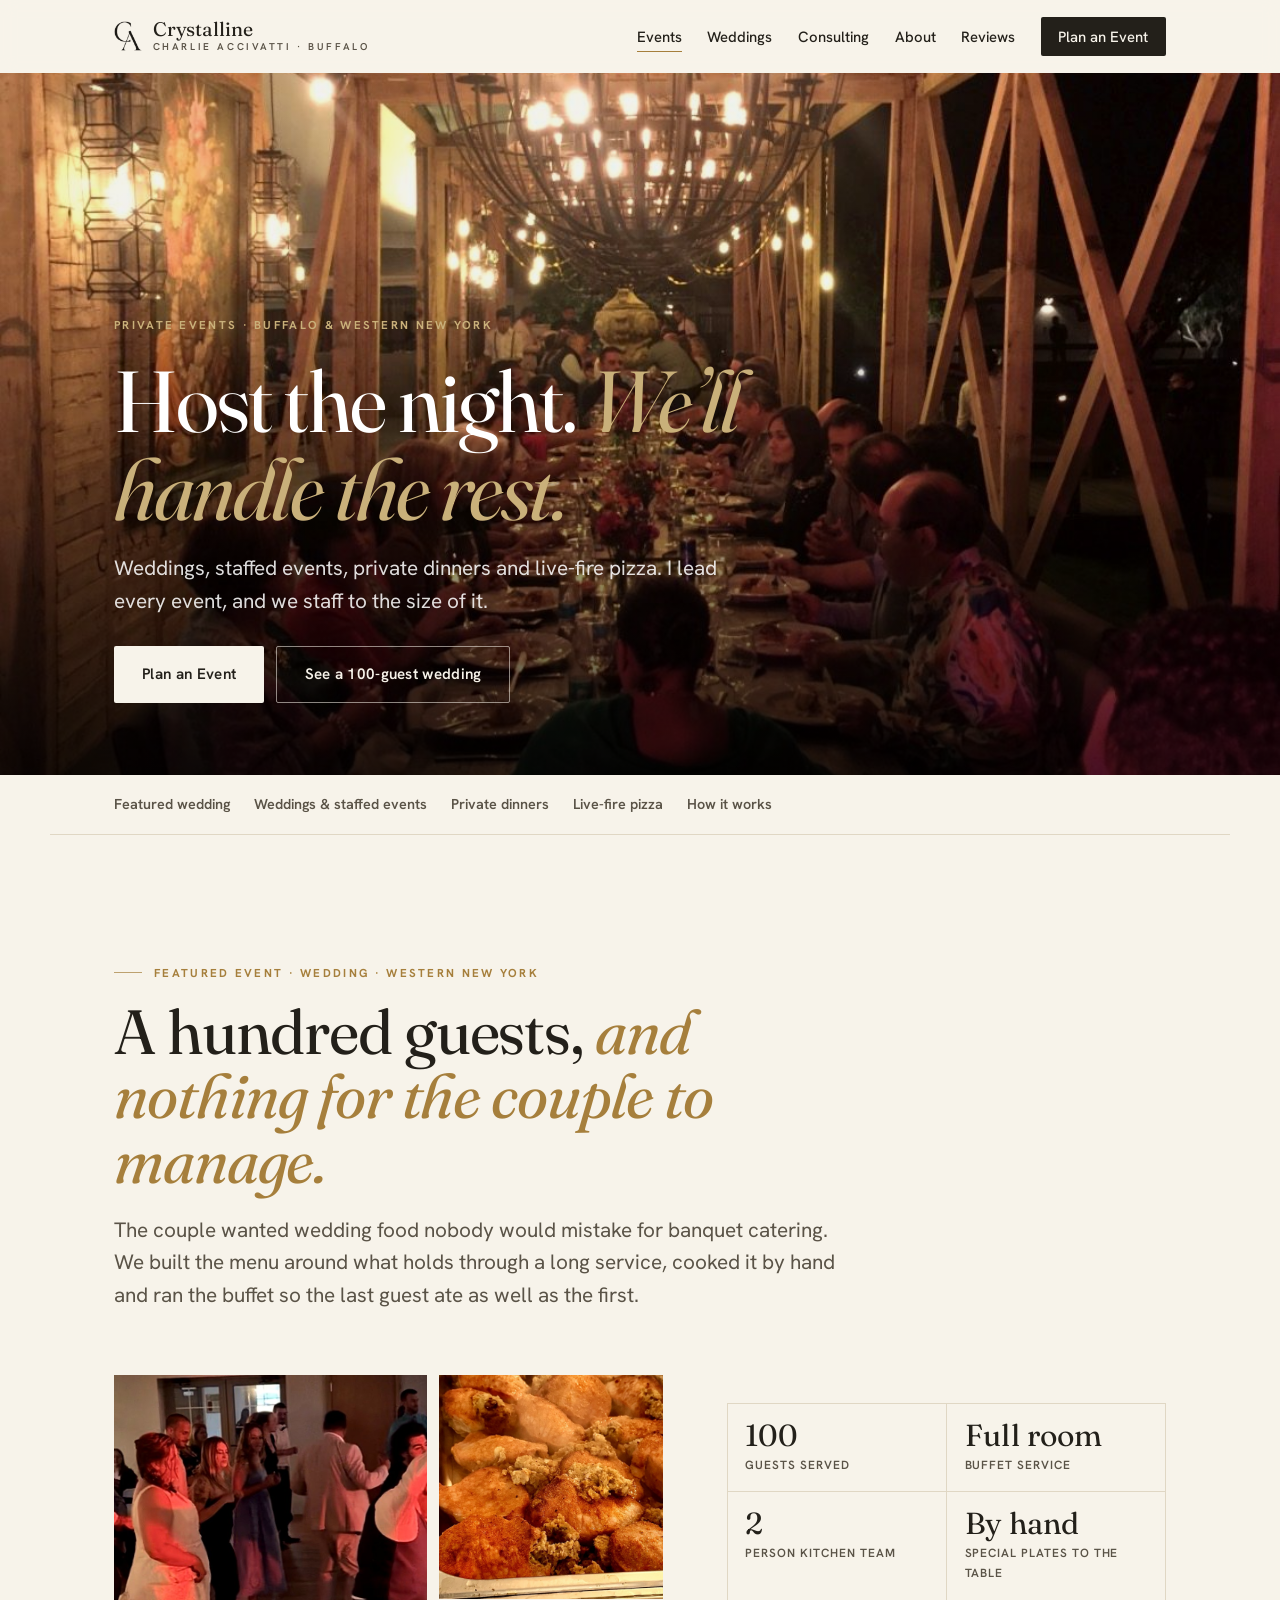
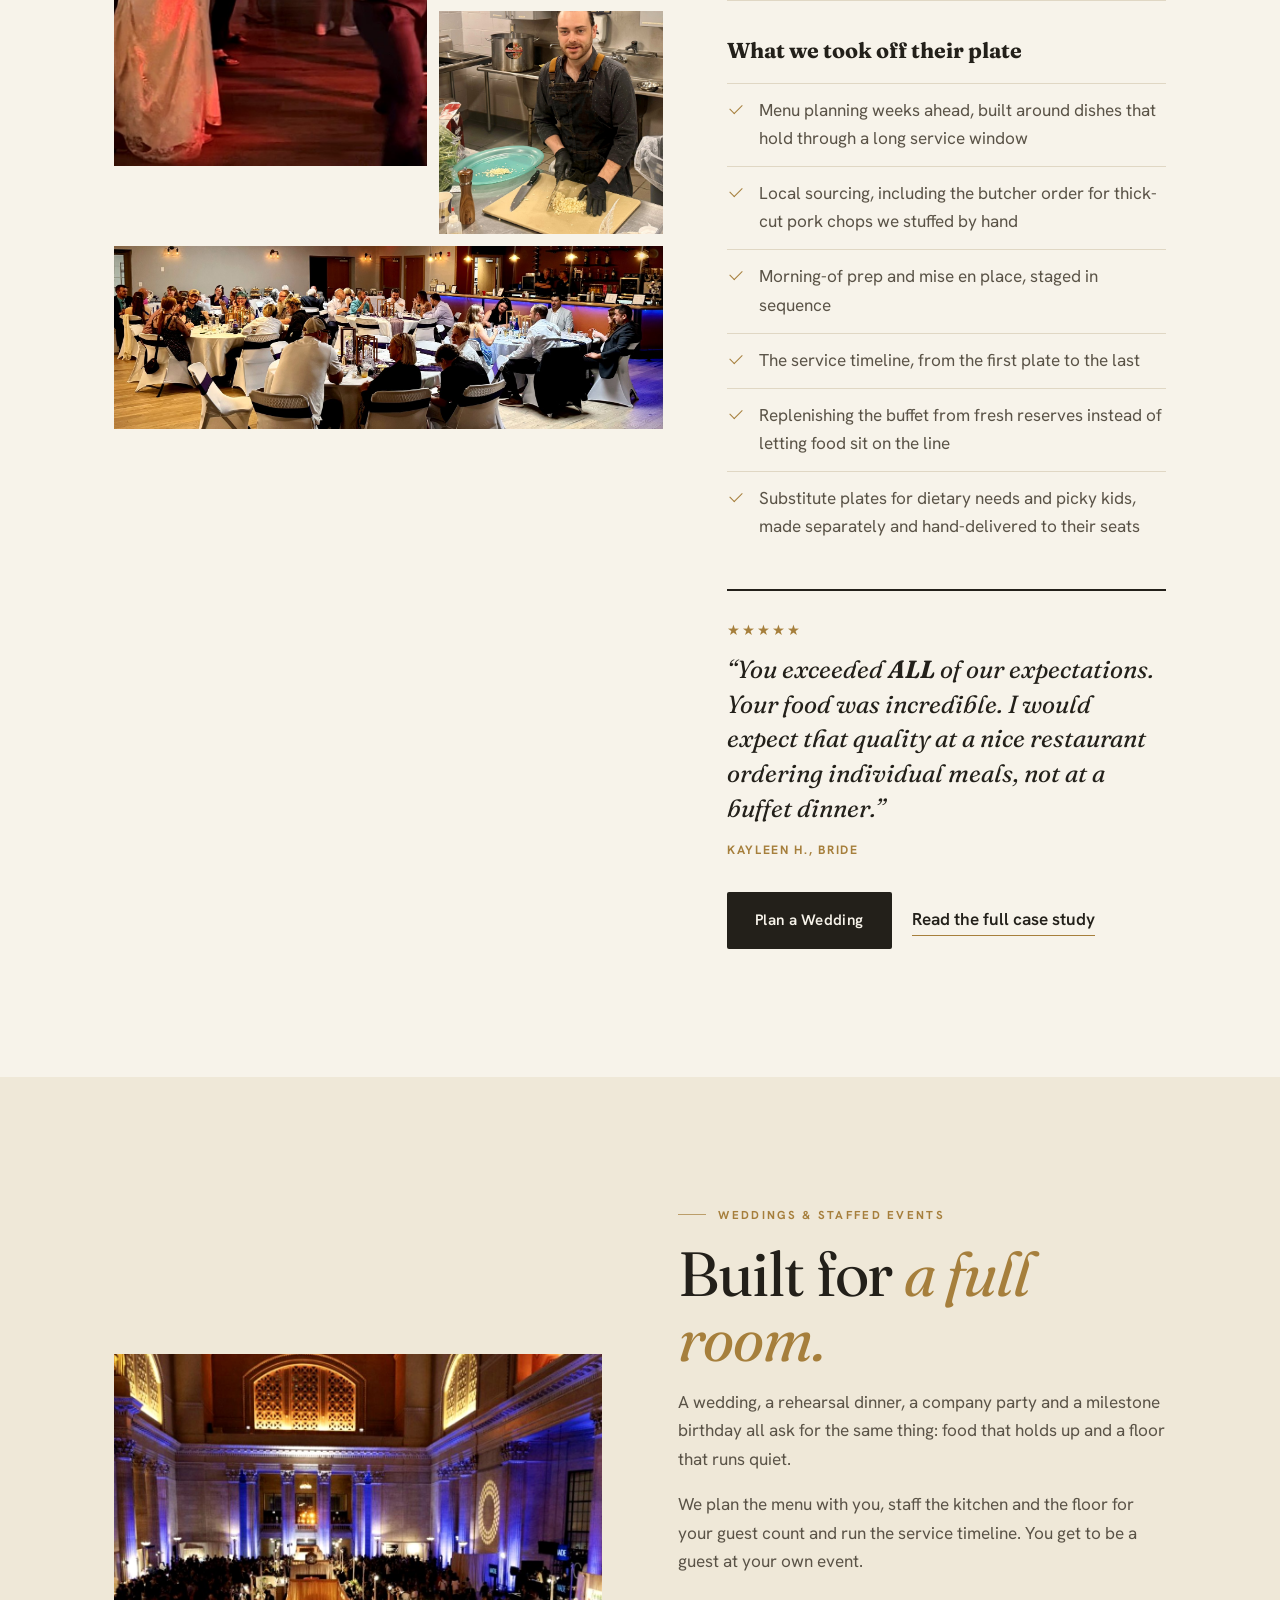
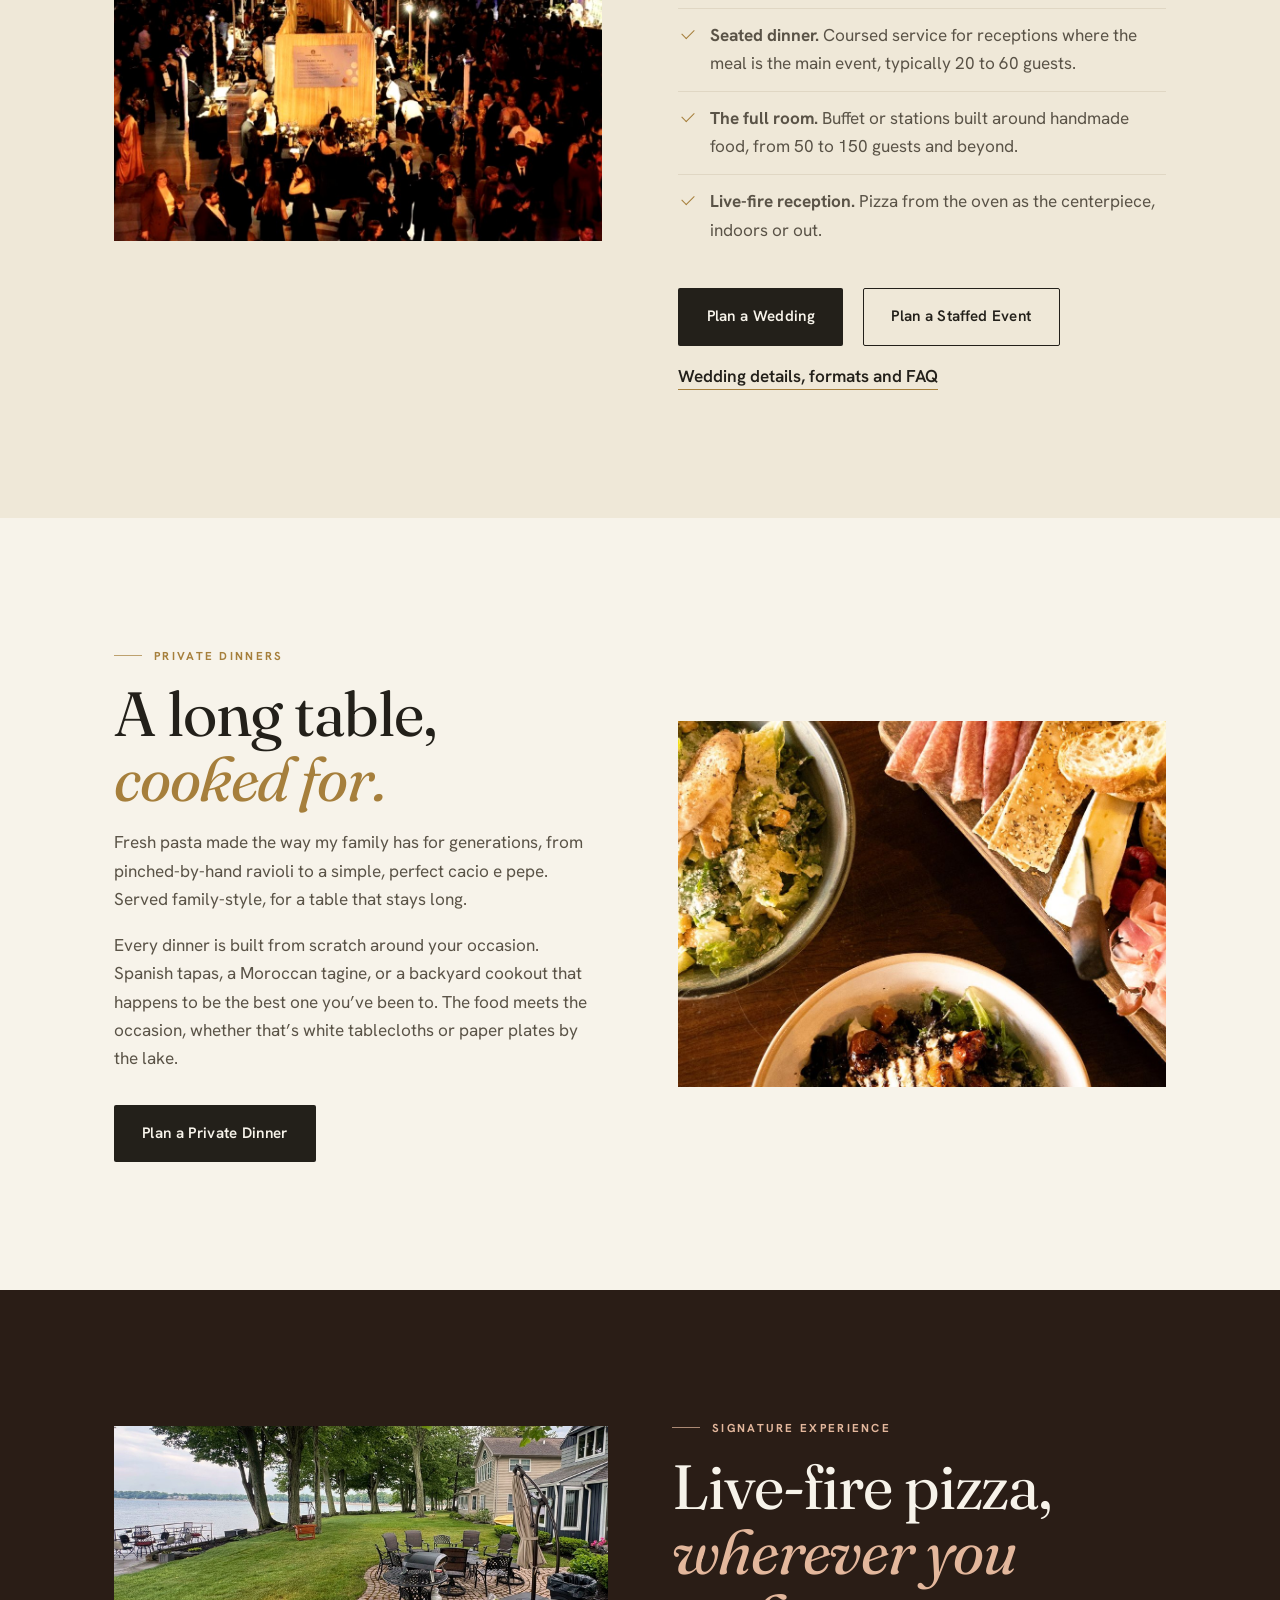
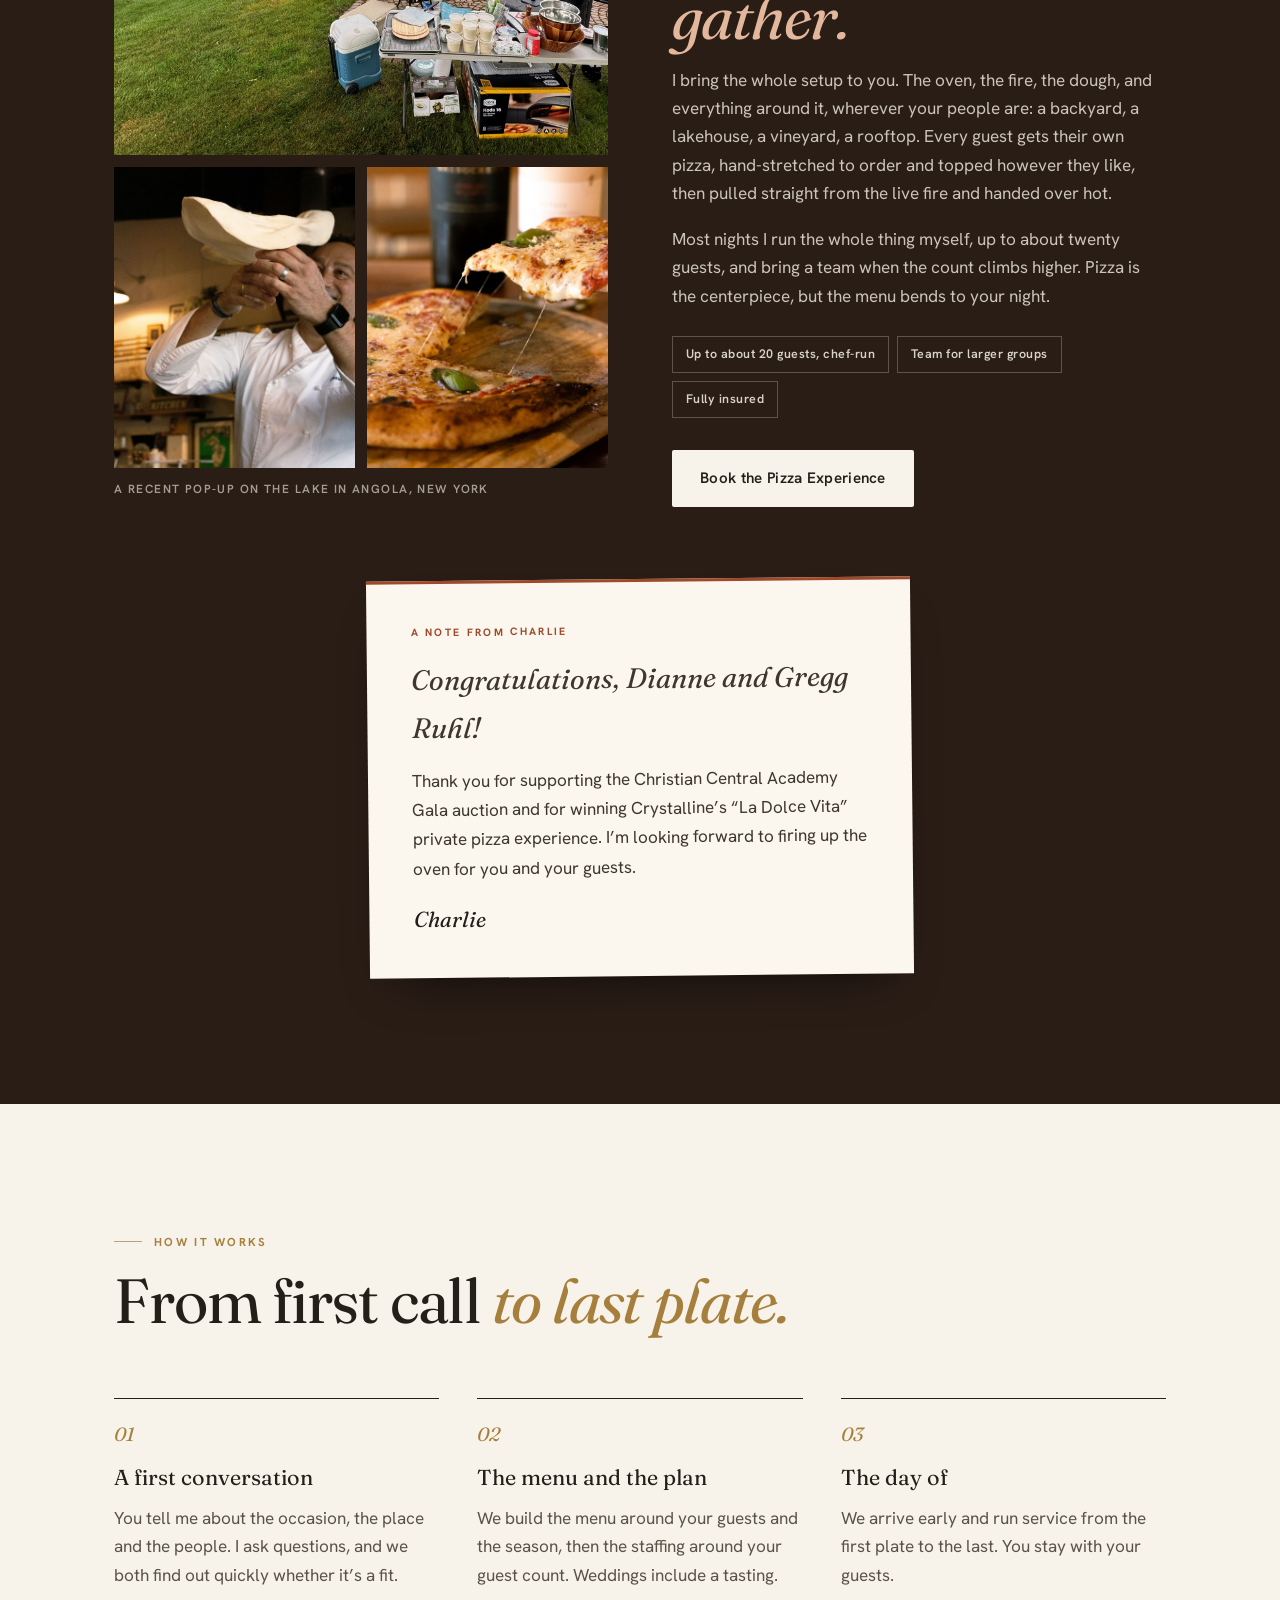
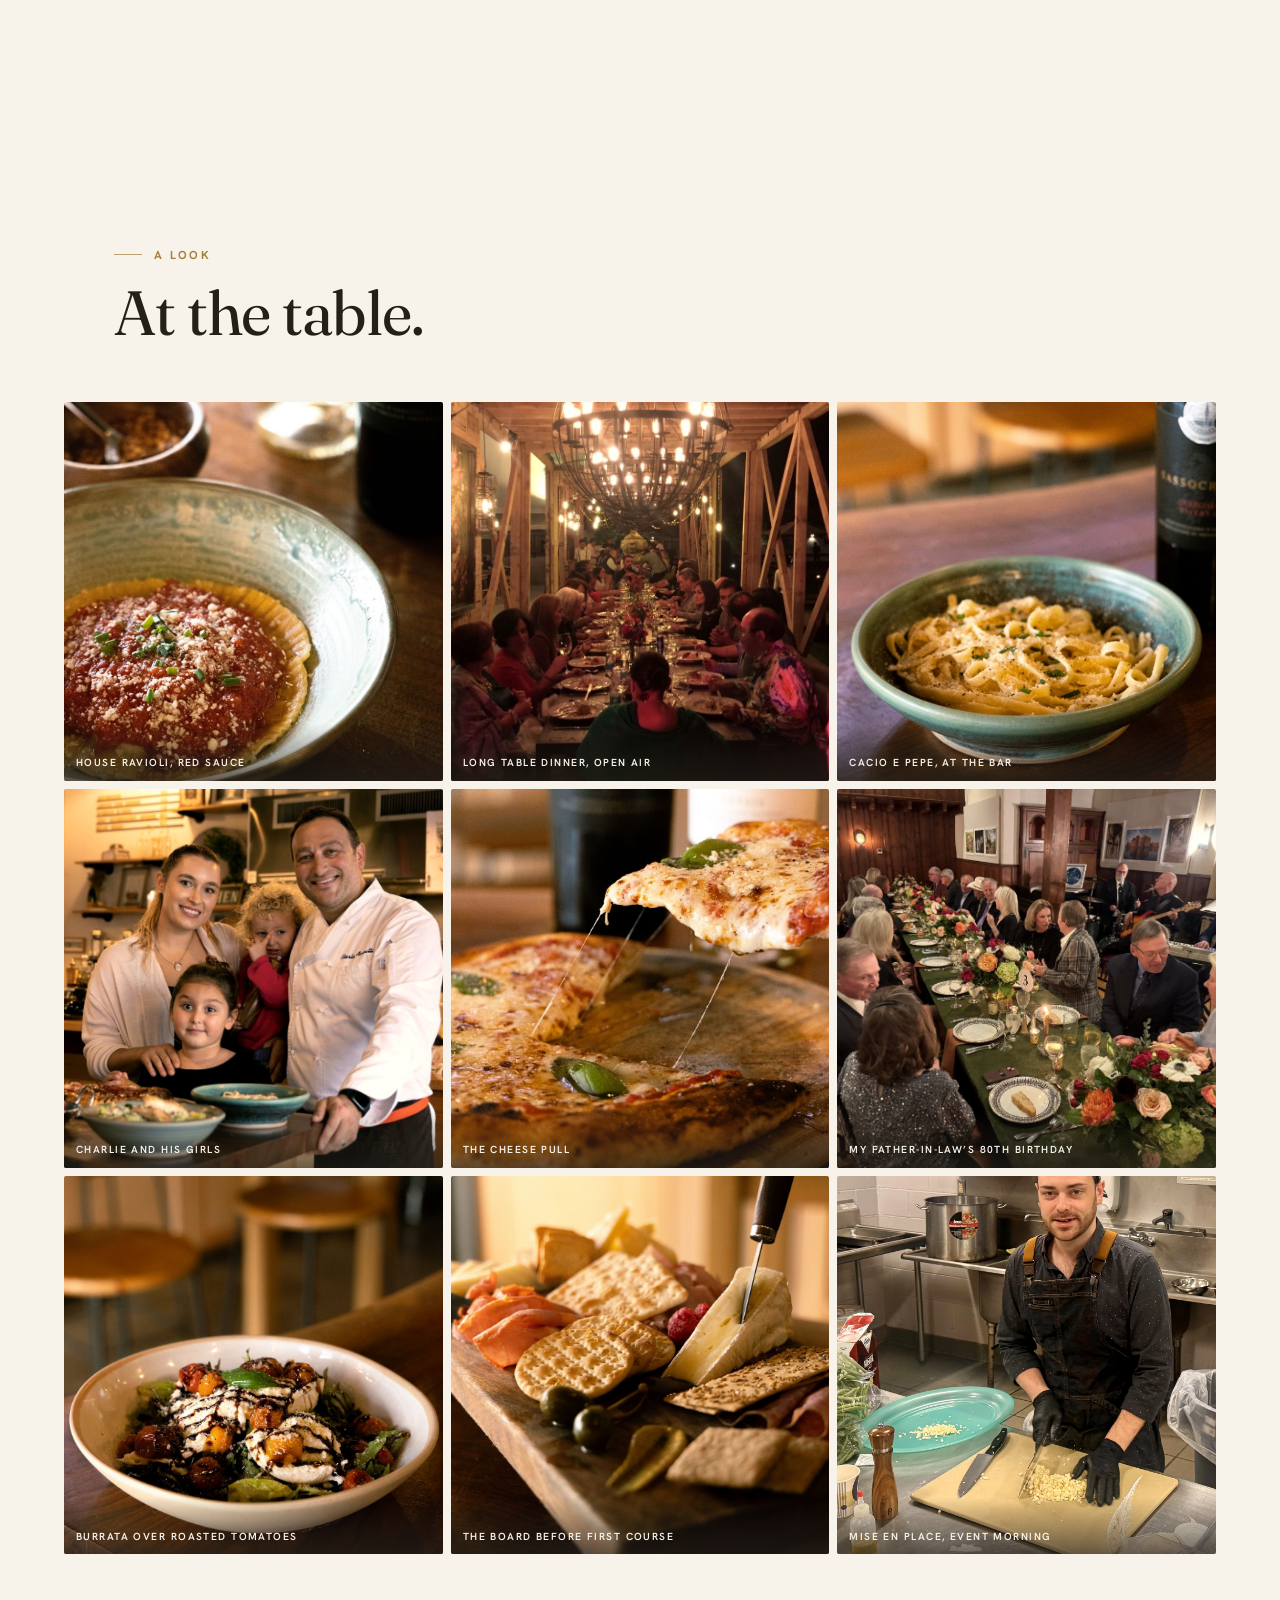
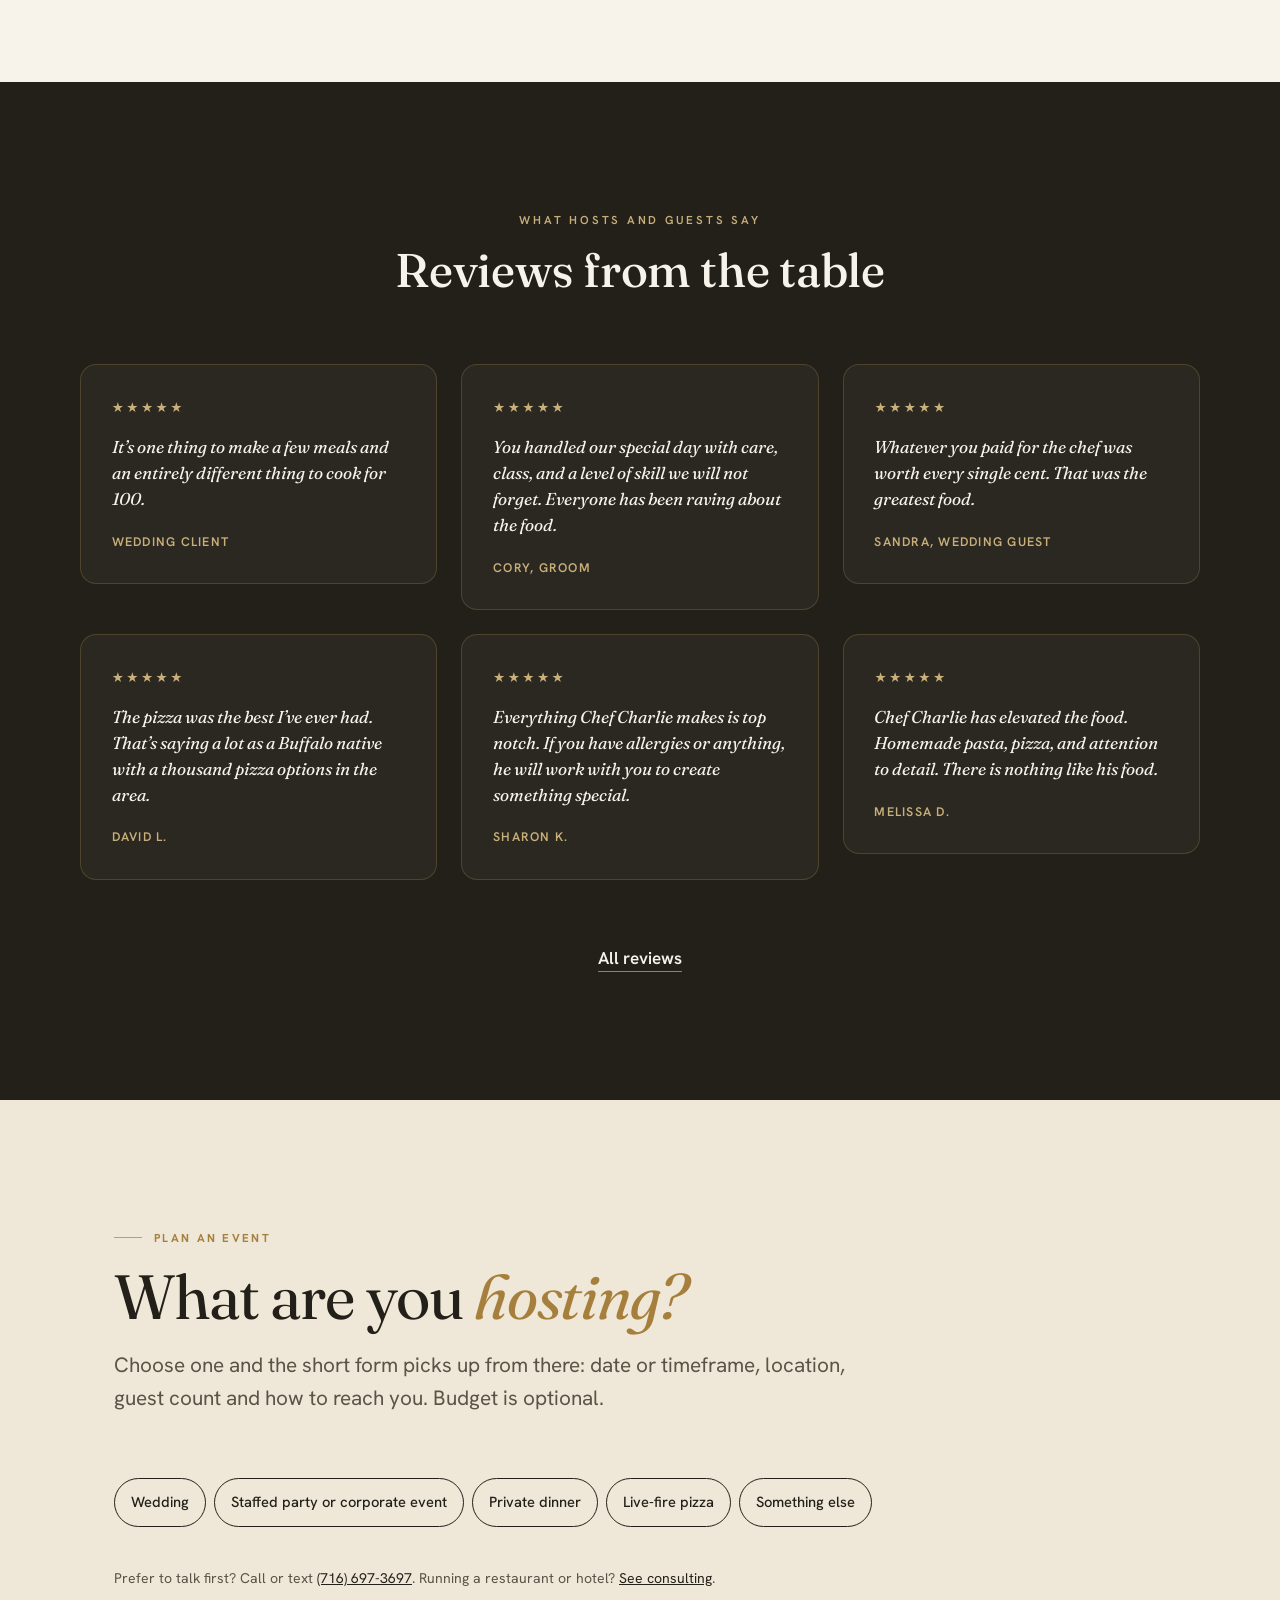
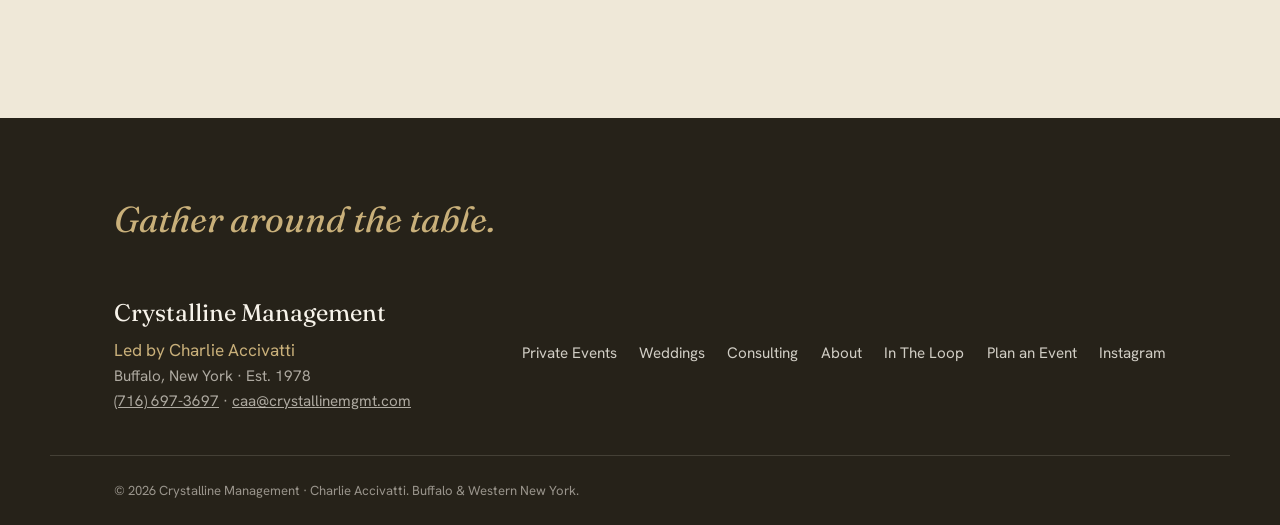
<file: events.html>
<!DOCTYPE html>
<html lang="en">
<head>
  <meta charset="UTF-8" />
  <meta name="viewport" content="width=device-width, initial-scale=1.0" />
  <title>Private Events, Weddings &amp; Live-Fire Pizza in Buffalo, NY | Crystalline Management</title>
  <meta name="description" content="Weddings, staffed events, private dinners and live-fire pizza across Buffalo and Western New York, led by Charlie Accivatti and staffed to the size of your event." />
  <meta name="author" content="Charlie Accivatti" />
  <link rel="canonical" href="https://crystallinemgmt.com/events.html" />
  <meta name="theme-color" content="#F7F3EA" />

  <link rel="icon" href="/images/favicon.ico" sizes="any" />
  <link rel="icon" type="image/png" sizes="32x32" href="/images/favicon-32.png" />
  <link rel="icon" type="image/png" sizes="16x16" href="/images/favicon-16.png" />
  <link rel="apple-touch-icon" href="/images/apple-touch-icon.png" />

  <meta property="og:type" content="website" />
  <meta property="og:site_name" content="Crystalline Management" />
  <meta property="og:title" content="Private Events, Weddings &amp; Live-Fire Pizza in Buffalo, NY | Crystalline Management" />
  <meta property="og:description" content="Weddings, staffed events, private dinners and live-fire pizza across Buffalo and Western New York, led by Charlie Accivatti and staffed to the size of your event." />
  <meta property="og:url" content="https://crystallinemgmt.com/events.html" />
  <meta property="og:image" content="https://crystallinemgmt.com/images/og-cover.jpg" />
  <meta property="og:locale" content="en_US" />
  <meta name="twitter:card" content="summary_large_image" />
  <meta name="twitter:title" content="Private Events, Weddings &amp; Live-Fire Pizza in Buffalo, NY | Crystalline Management" />
  <meta name="twitter:description" content="Weddings, staffed events, private dinners and live-fire pizza across Buffalo and Western New York, led by Charlie Accivatti and staffed to the size of your event." />
  <meta name="twitter:image" content="https://crystallinemgmt.com/images/og-cover.jpg" />

  <link rel="preconnect" href="https://fonts.googleapis.com" />
  <link rel="preconnect" href="https://fonts.gstatic.com" crossorigin />
  <link href="https://fonts.googleapis.com/css2?family=Fraunces:ital,opsz,wght@0,9..144,400;0,9..144,500;0,9..144,600;1,9..144,400;1,9..144,500&family=Hanken+Grotesk:wght@400;500;600;700&display=swap" rel="stylesheet" />
  <link rel="stylesheet" href="styles.css" />
  <link rel="stylesheet" href="refresh.css" />
  <link rel="preload" as="image" href="images/popup-gathering.jpg" />
  <script type="application/ld+json">
  {
    "@context": "https://schema.org",
    "@type": "Service",
    "name": "Private Events, Weddings and Live-Fire Pizza in Buffalo, NY",
    "serviceType": "Private event catering and staffing",
    "provider": { "@type": "LocalBusiness", "name": "Crystalline Management", "url": "https://crystallinemgmt.com", "telephone": "+1-716-697-3697" },
    "areaServed": [{ "@type": "City", "name": "Buffalo" }, { "@type": "AdministrativeArea", "name": "Western New York" }],
    "hasOfferCatalog": {
      "@type": "OfferCatalog", "name": "Private events",
      "itemListElement": [
        { "@type": "Offer", "itemOffered": { "@type": "Service", "name": "Wedding catering and staffed events" } },
        { "@type": "Offer", "itemOffered": { "@type": "Service", "name": "Private dinners" } },
        { "@type": "Offer", "itemOffered": { "@type": "Service", "name": "Live-fire pizza experience" } }
      ]
    }
  }
  </script>
</head>

<body>
  <a class="skip-link" href="#main">Skip to content</a>

  <!-- ============ HEADER / NAV ============ -->
  <header class="site-header" id="siteHeader">
    <div class="wrap header-inner">
      <a class="brand" href="/" aria-label="Crystalline Management, home">
        <span class="brand-mark" aria-hidden="true">
          <img src="images/ca-monogram.png" alt="" />
        </span>
        <span class="brand-text">Crystalline<span class="brand-sub">Charlie Accivatti · Buffalo</span></span>
      </a>

      <nav class="nav" aria-label="Primary">
        <button class="nav-toggle" id="navToggle" aria-expanded="false" aria-controls="navMenu">
          <span class="sr-only">Menu</span>
          <span class="nav-bars" aria-hidden="true"></span>
        </button>
        <ul class="nav-menu" id="navMenu">
          <li><a href="/events.html" aria-current="page">Events</a></li>
          <li><a href="/weddings.html">Weddings</a></li>
          <li><a href="/consulting.html">Consulting</a></li>
          <li><a href="/about.html">About</a></li>
          <li><a href="/#testimonials">Reviews</a></li>
          <li><a class="nav-cta" href="/#plan-an-event" data-inquiry="event" data-cta="Nav: Plan an Event">Plan an Event</a></li>
        </ul>
      </nav>
    </div>
  </header>

  <main id="main">

    <!-- ============ HERO ============ -->
    <section class="ev-hero" aria-labelledby="ev-title">
      <img src="images/popup-gathering.jpg" alt="Guests at a long candlelit table under a chandelier during a private dinner" fetchpriority="high" />
      <div class="wrap">
        <p class="hx-eyebrow">Private events · Buffalo &amp; Western New York</p>
        <h1 class="display" id="ev-title">Host the night. <em style="color:var(--gold-soft);">We’ll handle the rest.</em></h1>
        <p class="lead">Weddings, staffed events, private dinners and live-fire pizza. I lead every event, and we staff to the size of it.</p>
        <div class="btn-row">
          <a class="btn btn-light" href="/#plan-an-event" data-inquiry="event" data-cta="Events hero: Plan an Event">Plan an Event</a>
          <a class="btn btn-outline-light" href="#wedding">See a 100-guest wedding</a>
        </div>
      </div>
    </section>

    <nav class="wrap jump" aria-label="On this page">
      <a href="#wedding">Featured wedding</a>
      <a href="#staffed">Weddings &amp; staffed events</a>
      <a href="#dinners">Private dinners</a>
      <a href="#pizza">Live-fire pizza</a>
      <a href="#process">How it works</a>
    </nav>

    <!-- ============ FEATURED WEDDING ============ -->
    <section class="sec" id="wedding" aria-labelledby="fw-title">
      <div class="wrap">
        <header class="sec-head reveal">
          <p class="kicker">Featured event · Wedding · Western New York</p>
          <h2 class="h2" id="fw-title">A hundred guests, <em>and nothing for the couple to manage.</em></h2>
          <p class="lead">The couple wanted wedding food nobody would mistake for banquet catering. We built the menu around what holds through a long service, cooked it by hand and ran the buffet so the last guest ate as well as the first.</p>
        </header>
      <div class="fw-grid">
        <div class="fw-photos reveal">
          <figure class="fw-a"><img src="images/portfolio-03-dancefloor.jpg" alt="The bride and guests on the dance floor at the reception" loading="lazy" /></figure>
          <figure class="fw-b"><img src="images/portfolio-05-porkchop.jpg" alt="Stuffed pork chops with herb stuffing, ready for service" loading="lazy" /></figure>
          <figure class="fw-c"><img src="images/gallery-max-prep.jpg" alt="Max, of the Crystalline team, prepping garlic in the kitchen the morning of the wedding" loading="lazy" /></figure>
          <figure class="fw-wide"><img src="images/portfolio-02-reception.jpg" alt="Guests seated at round tables during the wedding reception" loading="lazy" /></figure>
        </div>

        <div class="fw-copy">
          <div class="fw-facts reveal" role="list">
            <div role="listitem"><p class="fw-num">100</p><p class="fw-lbl">Guests served</p></div>
            <div role="listitem"><p class="fw-num">Full room</p><p class="fw-lbl">Buffet service</p></div>
            <div role="listitem"><p class="fw-num">2</p><p class="fw-lbl">Person kitchen team</p></div>
            <div role="listitem"><p class="fw-num">By hand</p><p class="fw-lbl">Special plates to the table</p></div>
          </div>

          <h3 class="plate-title reveal">What we took off their plate</h3>
          <ul class="plate-list reveal">
            <li>Menu planning weeks ahead, built around dishes that hold through a long service window</li>
            <li>Local sourcing, including the butcher order for thick-cut pork chops we stuffed by hand</li>
            <li>Morning-of prep and mise en place, staged in sequence</li>
            <li>The service timeline, from the first plate to the last</li>
            <li>Replenishing the buffet from fresh reserves instead of letting food sit on the line</li>
            <li>Substitute plates for dietary needs and picky kids, made separately and hand-delivered to their seats</li>
          </ul>

          <figure class="fw-quote reveal">
            <p class="stars" aria-label="Five stars">&#9733;&#9733;&#9733;&#9733;&#9733;</p>
            <blockquote>&ldquo;You exceeded <strong>ALL</strong> of our expectations. Your food was incredible. I would expect that quality at a nice restaurant ordering individual meals, not at a buffet dinner.&rdquo;</blockquote>
            <figcaption>Kayleen H., Bride</figcaption>
          </figure>

          <div class="btn-row mt-2 reveal" style="align-items:center;gap:1.25rem;">
            <a class="btn btn-solid" href="/#plan-an-event" data-inquiry="event" data-event-type="Wedding" data-cta="Featured wedding: Plan a wedding">Plan a Wedding</a>
            <a class="text-link" href="/case-study-wedding.html">Read the full case study</a>
          </div>
        </div>
      </div>
      </div>
    </section>

    <!-- ============ WEDDINGS & STAFFED EVENTS ============ -->
    <section class="sec sec--cream" id="staffed" aria-labelledby="st-title">
      <div class="wrap split">
        <figure class="reveal" style="aspect-ratio:1/1;"><img src="images/portfolio-01-nyc.jpg" alt="A black-tie crowd filling a grand hall under blue uplighting at a large hospitality event" loading="lazy" /></figure>
        <div>
          <p class="kicker reveal">Weddings &amp; staffed events</p>
          <h2 class="h2 reveal" id="st-title">Built for <em>a full room.</em></h2>
          <div class="prose reveal mt-1">
            <p>A wedding, a rehearsal dinner, a company party and a milestone birthday all ask for the same thing: food that holds up and a floor that runs quiet.</p>
            <p>We plan the menu with you, staff the kitchen and the floor for your guest count and run the service timeline. You get to be a guest at your own event.</p>
          </div>
          <ul class="plate-list reveal mt-2">
            <li><strong>Seated dinner.</strong> Coursed service for receptions where the meal is the main event, typically 20 to 60 guests.</li>
            <li><strong>The full room.</strong> Buffet or stations built around handmade food, from 50 to 150 guests and beyond.</li>
            <li><strong>Live-fire reception.</strong> Pizza from the oven as the centerpiece, indoors or out.</li>
          </ul>
          <div class="btn-row mt-2 reveal" style="align-items:center;gap:1.25rem;">
            <a class="btn btn-solid" href="/#plan-an-event" data-inquiry="event" data-event-type="Wedding" data-cta="Events: Plan a wedding">Plan a Wedding</a>
            <a class="btn btn-ghost" href="/#plan-an-event" data-inquiry="event" data-event-type="Staffed party or corporate event" data-cta="Events: Plan a staffed event">Plan a Staffed Event</a>
          </div>
          <p class="reveal mt-1"><a class="text-link" href="/weddings.html">Wedding details, formats and FAQ</a></p>
        </div>
      </div>
    </section>

    <!-- ============ PRIVATE DINNERS ============ -->
    <section class="sec" id="dinners" aria-labelledby="dn-title">
      <div class="wrap split split--rev">
        <figure class="reveal"><img src="images/spread.jpg" alt="A family-style spread of dishes laid out for a private dinner" loading="lazy" /></figure>
        <div>
          <p class="kicker reveal">Private dinners</p>
          <h2 class="h2 reveal" id="dn-title">A long table, <em>cooked for.</em></h2>
          <div class="prose reveal mt-1">
            <p>Fresh pasta made the way my family has for generations, from pinched-by-hand ravioli to a simple, perfect cacio e pepe. Served family-style, for a table that stays long.</p>
            <p>Every dinner is built from scratch around your occasion. Spanish tapas, a Moroccan tagine, or a backyard cookout that happens to be the best one you’ve been to. The food meets the occasion, whether that’s white tablecloths or paper plates by the lake.</p>
          </div>
          <div class="btn-row mt-2 reveal">
            <a class="btn btn-solid" href="/#plan-an-event" data-inquiry="event" data-event-type="Private dinner" data-cta="Events: Plan a private dinner">Plan a Private Dinner</a>
          </div>
        </div>
      </div>
    </section>

    <!-- ============ LIVE-FIRE PIZZA ============ -->
    <section class="sec sec--ember on-dark" id="pizza" aria-labelledby="pizza-title">
      <div class="wrap">
        <div class="pz-grid">
          <div class="pz-photos reveal">
            <figure class="pz-a"><img src="images/popup-setup.jpg" alt="A lakeside pizza setup with the oven, prep table and dough on a lawn by the water" loading="lazy" /></figure>
            <figure class="pz-b"><img src="images/chef.jpg" alt="Charlie Accivatti tossing pizza dough" loading="lazy" /></figure>
            <figure class="pz-c"><img src="images/g-pizza-slice.jpg" alt="A cheese pull from a fresh slice of pizza" loading="lazy" /></figure>
            <p class="caption" style="grid-column:1/-1;margin-top:0;">A recent pop-up on the lake in Angola, New York</p>
          </div>
          <div class="pz-copy">
            <p class="kicker reveal">Signature experience</p>
            <h2 class="h2 reveal" id="pizza-title">Live-fire pizza, <em>wherever you gather.</em></h2>
            <div class="prose reveal mt-1">
              <p>I bring the whole setup to you. The oven, the fire, the dough, and everything around it, wherever your people are: a backyard, a lakehouse, a vineyard, a rooftop. Every guest gets their own pizza, hand-stretched to order and topped however they like, then pulled straight from the live fire and handed over hot.</p>
              <p>Most nights I run the whole thing myself, up to about twenty guests, and bring a team when the count climbs higher. Pizza is the centerpiece, but the menu bends to your night.</p>
            </div>
            <div class="pz-facts reveal">
              <span>Up to about 20 guests, chef-run</span>
              <span>Team for larger groups</span>
              <span>Fully insured</span>
            </div>
            <a class="btn btn-light reveal" href="/#plan-an-event" data-inquiry="event" data-event-type="Live-fire pizza" data-cta="Events page: Book the oven">Book the Pizza Experience</a>
          </div>
        </div>
      <div class="note-wrap reveal">
        <aside class="note" aria-label="A note from Charlie">
          <p class="note-head">Congratulations, Dianne and Gregg Ruhl!</p>
          <p>Thank you for supporting the Christian Central Academy Gala auction and for winning Crystalline’s “La Dolce Vita” private pizza experience. I’m looking forward to firing up the oven for you and your guests.</p>
          <p class="note-sign">Charlie</p>
        </aside>
      </div>
      </div>
    </section>

    <!-- ============ PROCESS ============ -->
    <section class="sec" id="process" aria-labelledby="pr-title">
      <div class="wrap">
        <header class="sec-head reveal">
          <p class="kicker">How it works</p>
          <h2 class="h2" id="pr-title">From first call <em>to last plate.</em></h2>
        </header>
        <ol class="steps">
          <li class="reveal"><h3>A first conversation</h3><p>You tell me about the occasion, the place and the people. I ask questions, and we both find out quickly whether it’s a fit.</p></li>
          <li class="reveal"><h3>The menu and the plan</h3><p>We build the menu around your guests and the season, then the staffing around your guest count. Weddings include a tasting.</p></li>
          <li class="reveal"><h3>The day of</h3><p>We arrive early and run service from the first plate to the last. You stay with your guests.</p></li>
        </ol>
      </div>
    </section>

    <!-- ============ GALLERY ============ -->
    <section class="gallery" id="gallery" aria-labelledby="gallery-title">
      <div class="wrap">
        <header class="section-head reveal">
          <p class="kicker">A look</p>
          <h2 class="h2" id="gallery-title">At the table.</h2>
        </header>
      </div>
      <div class="gallery-grid reveal">
        <figure class="g-item"><img src="images/ravioli.jpg" alt="Handmade ravioli under red sauce" loading="lazy" data-ph="ravioli.jpg" /><figcaption>House ravioli, red sauce</figcaption></figure>
        <figure class="g-item"><img src="images/popup-gathering.jpg" alt="Guests at a long communal table under a chandelier" loading="lazy" data-ph="popup-gathering.jpg" /><figcaption>Long table dinner, open air</figcaption></figure>
        <figure class="g-item"><img src="images/g-cacio.jpg" alt="Cacio e pepe with cracked pepper and chives" loading="lazy" data-ph="g-cacio.jpg" /><figcaption>Cacio e pepe, at the bar</figcaption></figure>
        <figure class="g-item"><img src="images/chef-family.jpg" alt="Charlie Accivatti in chef whites with family in his kitchen" loading="lazy" data-ph="chef-family.jpg" /><figcaption>Charlie and his girls</figcaption></figure>
        <figure class="g-item"><img src="images/g-pizza-slice.jpg" alt="A cheese pull from a fresh slice of pizza" loading="lazy" data-ph="g-pizza-slice.jpg" /><figcaption>The cheese pull</figcaption></figure>
        <figure class="g-item"><img src="images/popup-event.jpg" alt="Family and friends at a long table with flowers and live music for an 80th birthday" loading="lazy" data-ph="popup-event.jpg" /><figcaption>My father-in-law’s 80th birthday</figcaption></figure>
        <figure class="g-item"><img src="images/g-caprese.jpg" alt="A burrata salad with roasted tomatoes and balsamic" loading="lazy" data-ph="g-caprese.jpg" /><figcaption>Burrata over roasted tomatoes</figcaption></figure>
        <figure class="g-item"><img src="images/g-charcuterie.jpg" alt="A charcuterie board with cured meats and cheese" loading="lazy" data-ph="g-charcuterie.jpg" /><figcaption>The board before first course</figcaption></figure>
        <figure class="g-item"><img src="images/gallery-max-prep.jpg" alt="Team member prepping garlic in a commercial kitchen during a catered event." loading="lazy" data-ph="gallery-max-prep.jpg" /><figcaption>Mise en place, event morning</figcaption></figure>
      </div>
    </section>

    <!-- ============ REVIEWS ============ -->
    <section class="tm" aria-labelledby="tm-title">
      <div class="tm-head reveal">
        <p class="tm-eyebrow">What hosts and guests say</p>
        <h2 class="tm-title" id="tm-title">Reviews from the table</h2>
      </div>
      <div class="tm-grid">
        <figure class="tm-card reveal">
          <p class="tm-stars">&#9733;&#9733;&#9733;&#9733;&#9733;</p><blockquote class="tm-quote">It&rsquo;s one thing to make a few meals and an entirely different thing to cook for 100.</blockquote>
          <figcaption class="tm-name">Wedding Client</figcaption>
        </figure>
        <figure class="tm-card reveal">
          <p class="tm-stars">&#9733;&#9733;&#9733;&#9733;&#9733;</p><blockquote class="tm-quote">You handled our special day with care, class, and a level of skill we will not forget. Everyone has been raving about the food.</blockquote>
          <figcaption class="tm-name">Cory, Groom</figcaption>
        </figure>
        <figure class="tm-card reveal">
          <p class="tm-stars">&#9733;&#9733;&#9733;&#9733;&#9733;</p><blockquote class="tm-quote">Whatever you paid for the chef was worth every single cent. That was the greatest food.</blockquote>
          <figcaption class="tm-name">Sandra, Wedding Guest</figcaption>
        </figure>
        <figure class="tm-card reveal">
          <p class="tm-stars">&#9733;&#9733;&#9733;&#9733;&#9733;</p><blockquote class="tm-quote">The pizza was the best I&rsquo;ve ever had. That&rsquo;s saying a lot as a Buffalo native with a thousand pizza options in the area.</blockquote>
          <figcaption class="tm-name">David L.</figcaption>
        </figure>
        <figure class="tm-card reveal">
          <p class="tm-stars">&#9733;&#9733;&#9733;&#9733;&#9733;</p><blockquote class="tm-quote">Everything Chef Charlie makes is top notch. If you have allergies or anything, he will work with you to create something special.</blockquote>
          <figcaption class="tm-name">Sharon K.</figcaption>
        </figure>
        <figure class="tm-card reveal">
          <p class="tm-stars">&#9733;&#9733;&#9733;&#9733;&#9733;</p><blockquote class="tm-quote">Chef Charlie has elevated the food. Homemade pasta, pizza, and attention to detail. There is nothing like his food.</blockquote>
          <figcaption class="tm-name">Melissa D.</figcaption>
        </figure>
      </div>
      <p class="tm-swipe" aria-hidden="true">Swipe for more reviews</p>
      <div class="tm-cta reveal"><a class="text-link" href="/#testimonials" style="color:var(--paper);">All reviews</a></div>
    </section>

    <!-- ============ INQUIRY ============ -->
    <section class="sec sec--cream" id="inquire" aria-labelledby="iq-title">
      <div class="wrap">
        <header class="sec-head reveal">
          <p class="kicker">Plan an Event</p>
          <h2 class="h2" id="iq-title">What are you <em>hosting?</em></h2>
          <p class="lead">Choose one and the short form picks up from there: date or timeframe, location, guest count and how to reach you. Budget is optional.</p>
        </header>
        <div class="chips reveal">
          <button type="button" class="chip" data-inquiry="event" data-event-type="Wedding" data-cta="Events inquiry block">Wedding</button>
          <button type="button" class="chip" data-inquiry="event" data-event-type="Staffed party or corporate event" data-cta="Events inquiry block">Staffed party or corporate event</button>
          <button type="button" class="chip" data-inquiry="event" data-event-type="Private dinner" data-cta="Events inquiry block">Private dinner</button>
          <button type="button" class="chip" data-inquiry="event" data-event-type="Live-fire pizza" data-cta="Events inquiry block">Live-fire pizza</button>
          <button type="button" class="chip" data-inquiry="event" data-event-type="Something else" data-cta="Events inquiry block">Something else</button>
        </div>
        <p class="inq-meta mt-2 reveal">Prefer to talk first? Call or text <a href="tel:+17166973697">(716) 697-3697</a>. Running a restaurant or hotel? <a href="/consulting.html">See consulting</a>.</p>
      </div>
    </section>
  </main>

  <!-- ============ FOOTER ============ -->
  <footer class="site-footer">
    <p class="wrap footer-motto">Gather around the table.</p>
    <div class="wrap footer-inner">
      <div class="footer-brand">
        <p class="footer-name">Crystalline Management</p>
        <p class="footer-co">Led by Charlie Accivatti</p>
        <p class="footer-loc">Buffalo, New York · Est. 1978</p>
        <p class="footer-loc">
          <a href="tel:+17166973697">(716) 697-3697</a> ·
          <a href="mailto:caa@crystallinemgmt.com" class="email" data-email="caa@crystallinemgmt.com" title="Click to copy">caa@crystallinemgmt.com</a>
        </p>
      </div>
      <div class="footer-links">
        <a href="/events.html">Private Events</a>
        <a href="/weddings.html">Weddings</a>
        <a href="/consulting.html">Consulting</a>
        <a href="/about.html">About</a>
        <a href="/#waitlist">In The Loop</a>
        <a href="/#plan-an-event" data-inquiry="event" data-cta="Footer: Plan an Event">Plan an Event</a>
        <a href="https://www.instagram.com/accivatti" rel="noopener" target="_blank">Instagram</a>
      </div>
    </div>
    <div class="wrap footer-legal">
      <p>© <span id="year"></span> Crystalline Management · Charlie Accivatti. Buffalo &amp; Western New York.</p>
    </div>
  </footer>

  <script src="script.js"></script>
  <script src="inquiry.js"></script>
  <!-- Tally embed loader (inline forms + popups) -->
  <script>
    (function () {
      var d = document, w = "https://tally.so/widgets/embed.js",
        v = function () {
          if (typeof Tally !== "undefined") { Tally.loadEmbeds(); }
          else { d.querySelectorAll("iframe[data-tally-src]:not([src])").forEach(function (e) { e.src = e.dataset.tallySrc; }); }
        };
      if (typeof Tally !== "undefined") { v(); }
      else if (d.querySelector('script[src="' + w + '"]') == null) {
        var s = d.createElement("script"); s.src = w; s.onload = v; s.onerror = v; d.body.appendChild(s);
      }
    })();
  </script>
</body>
</html>
</file>
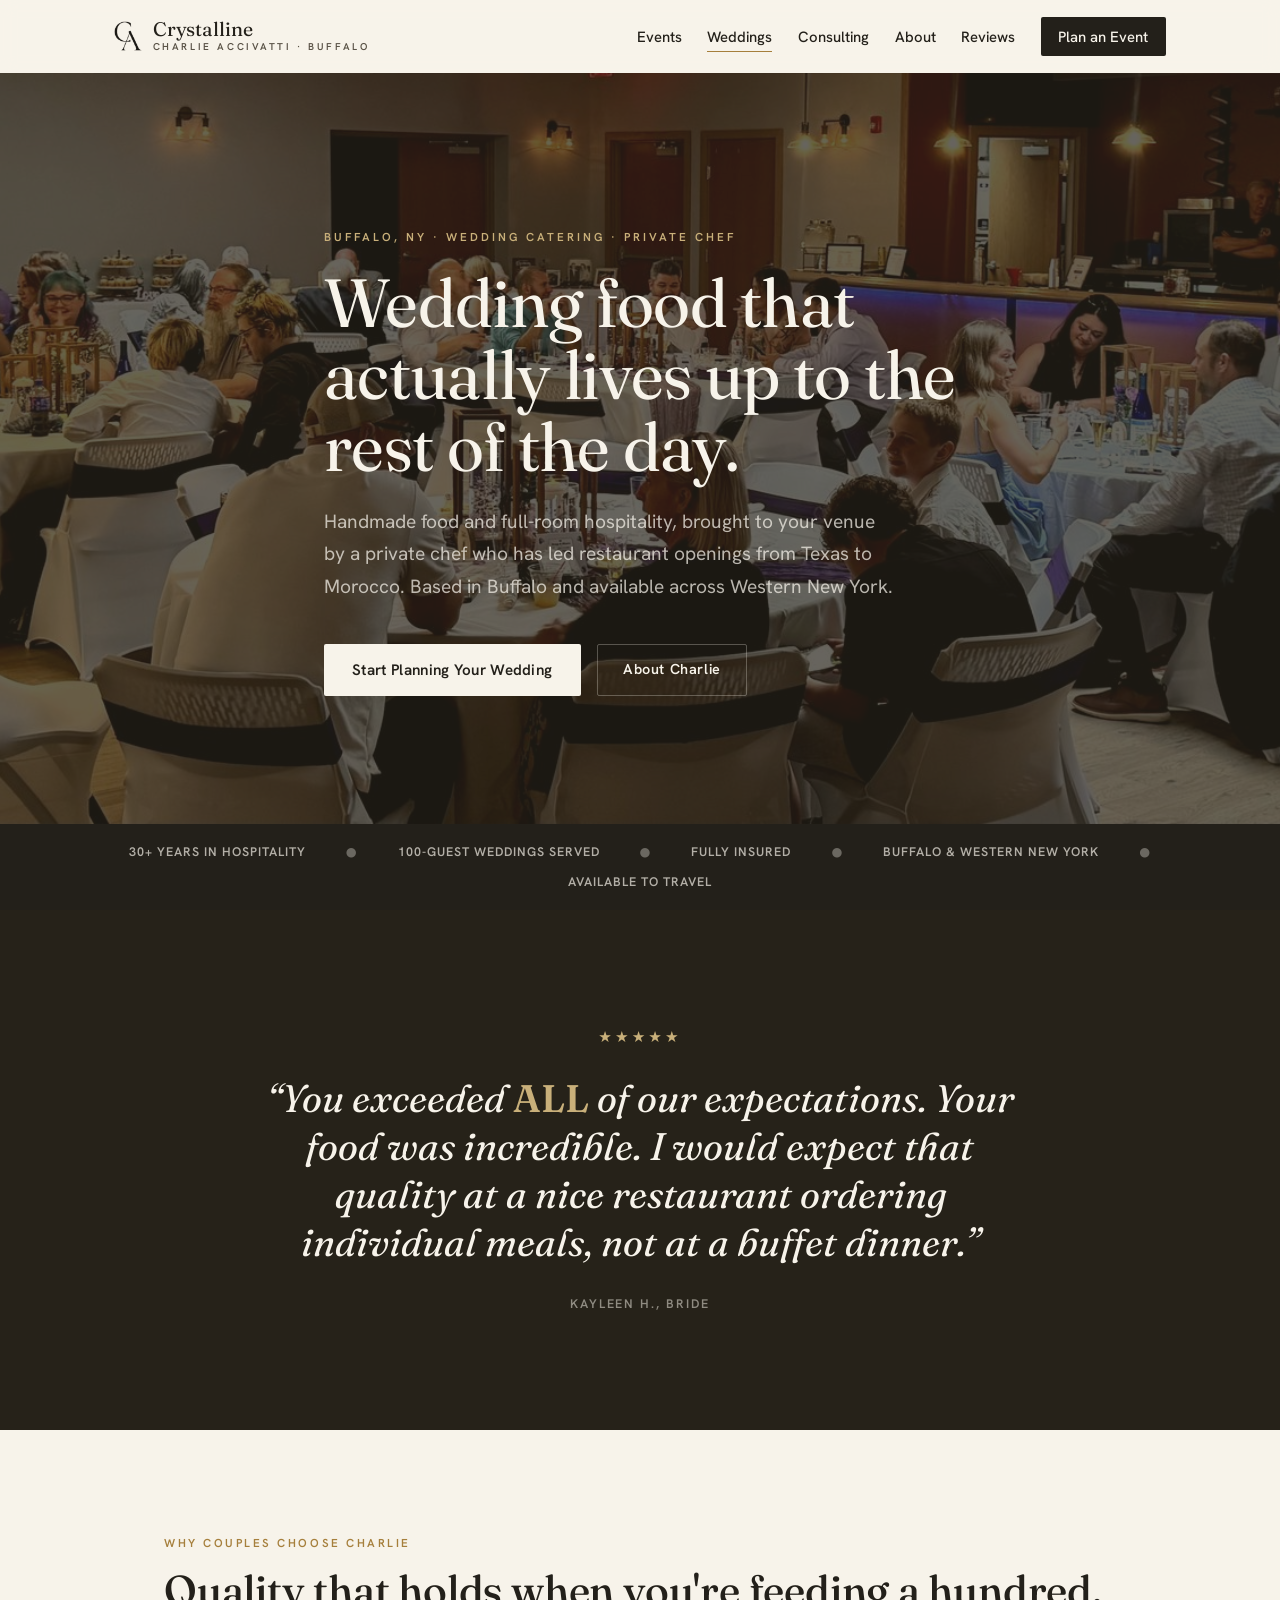
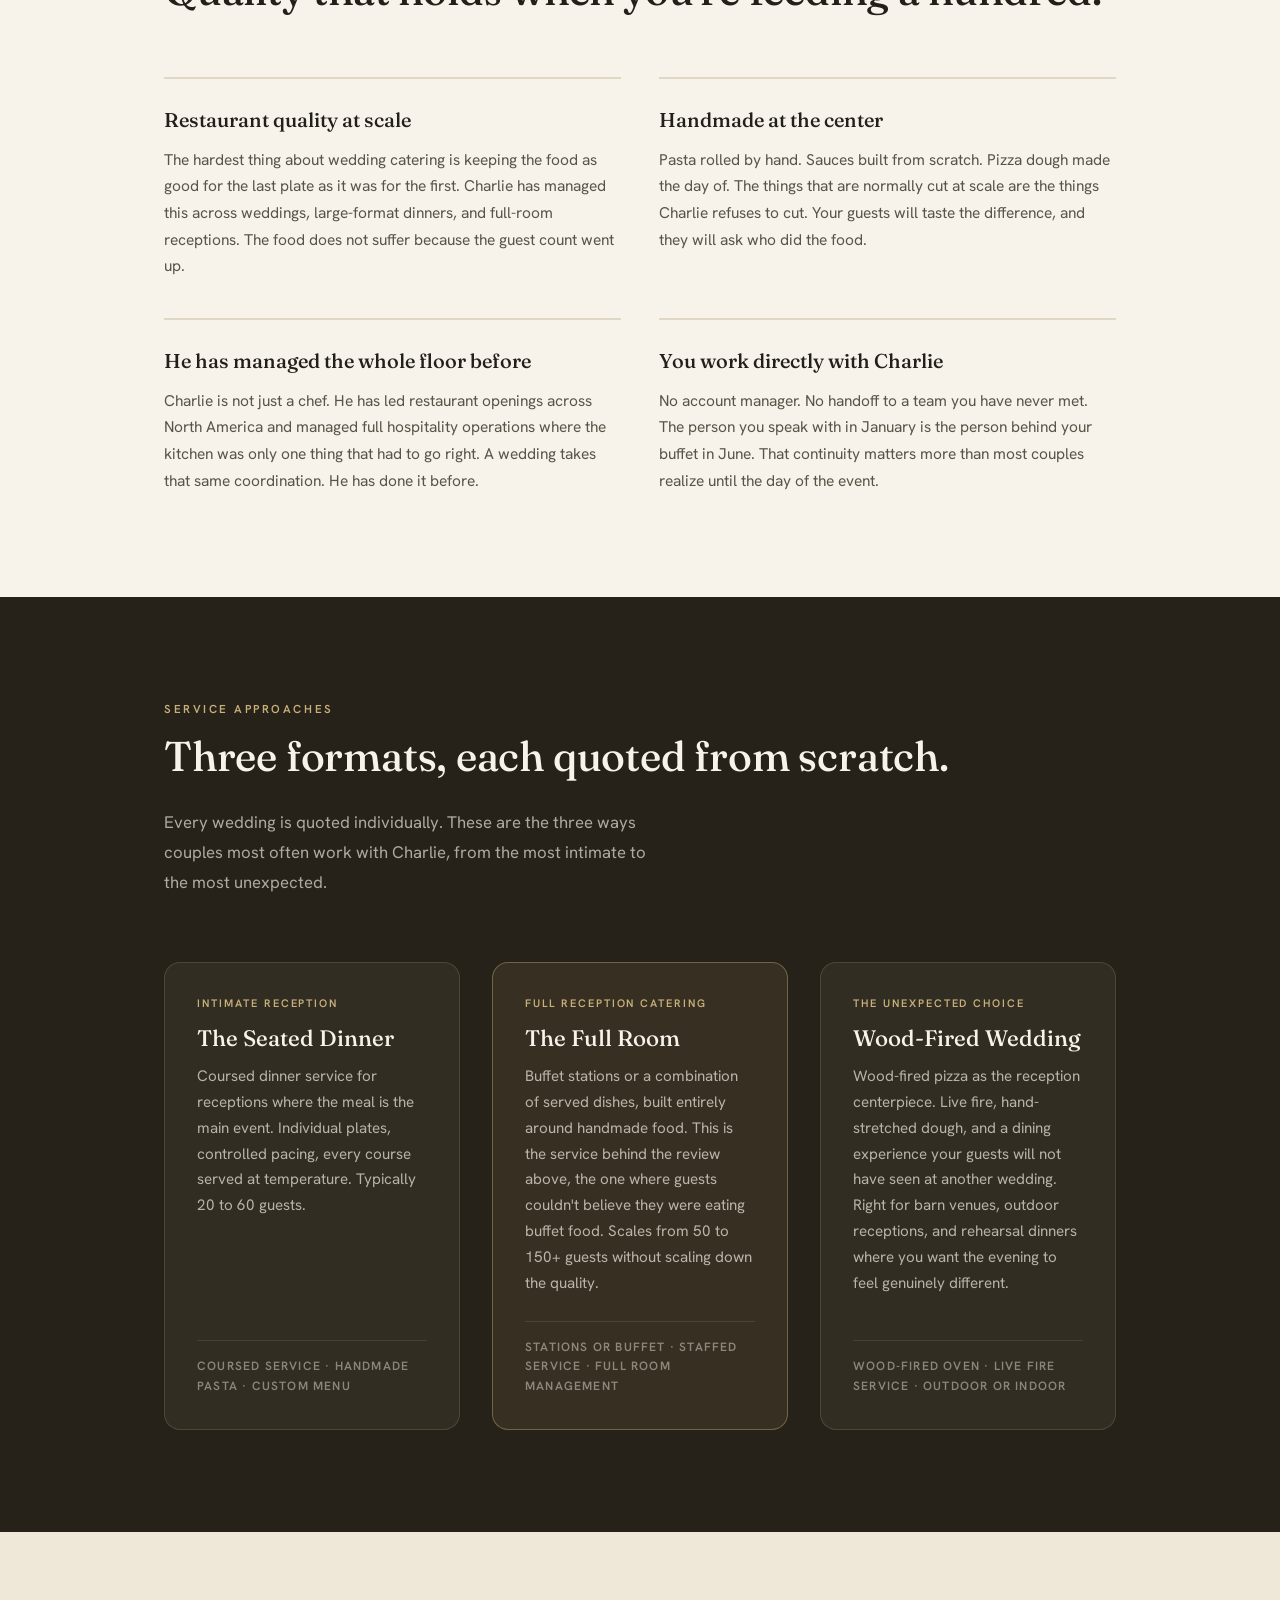
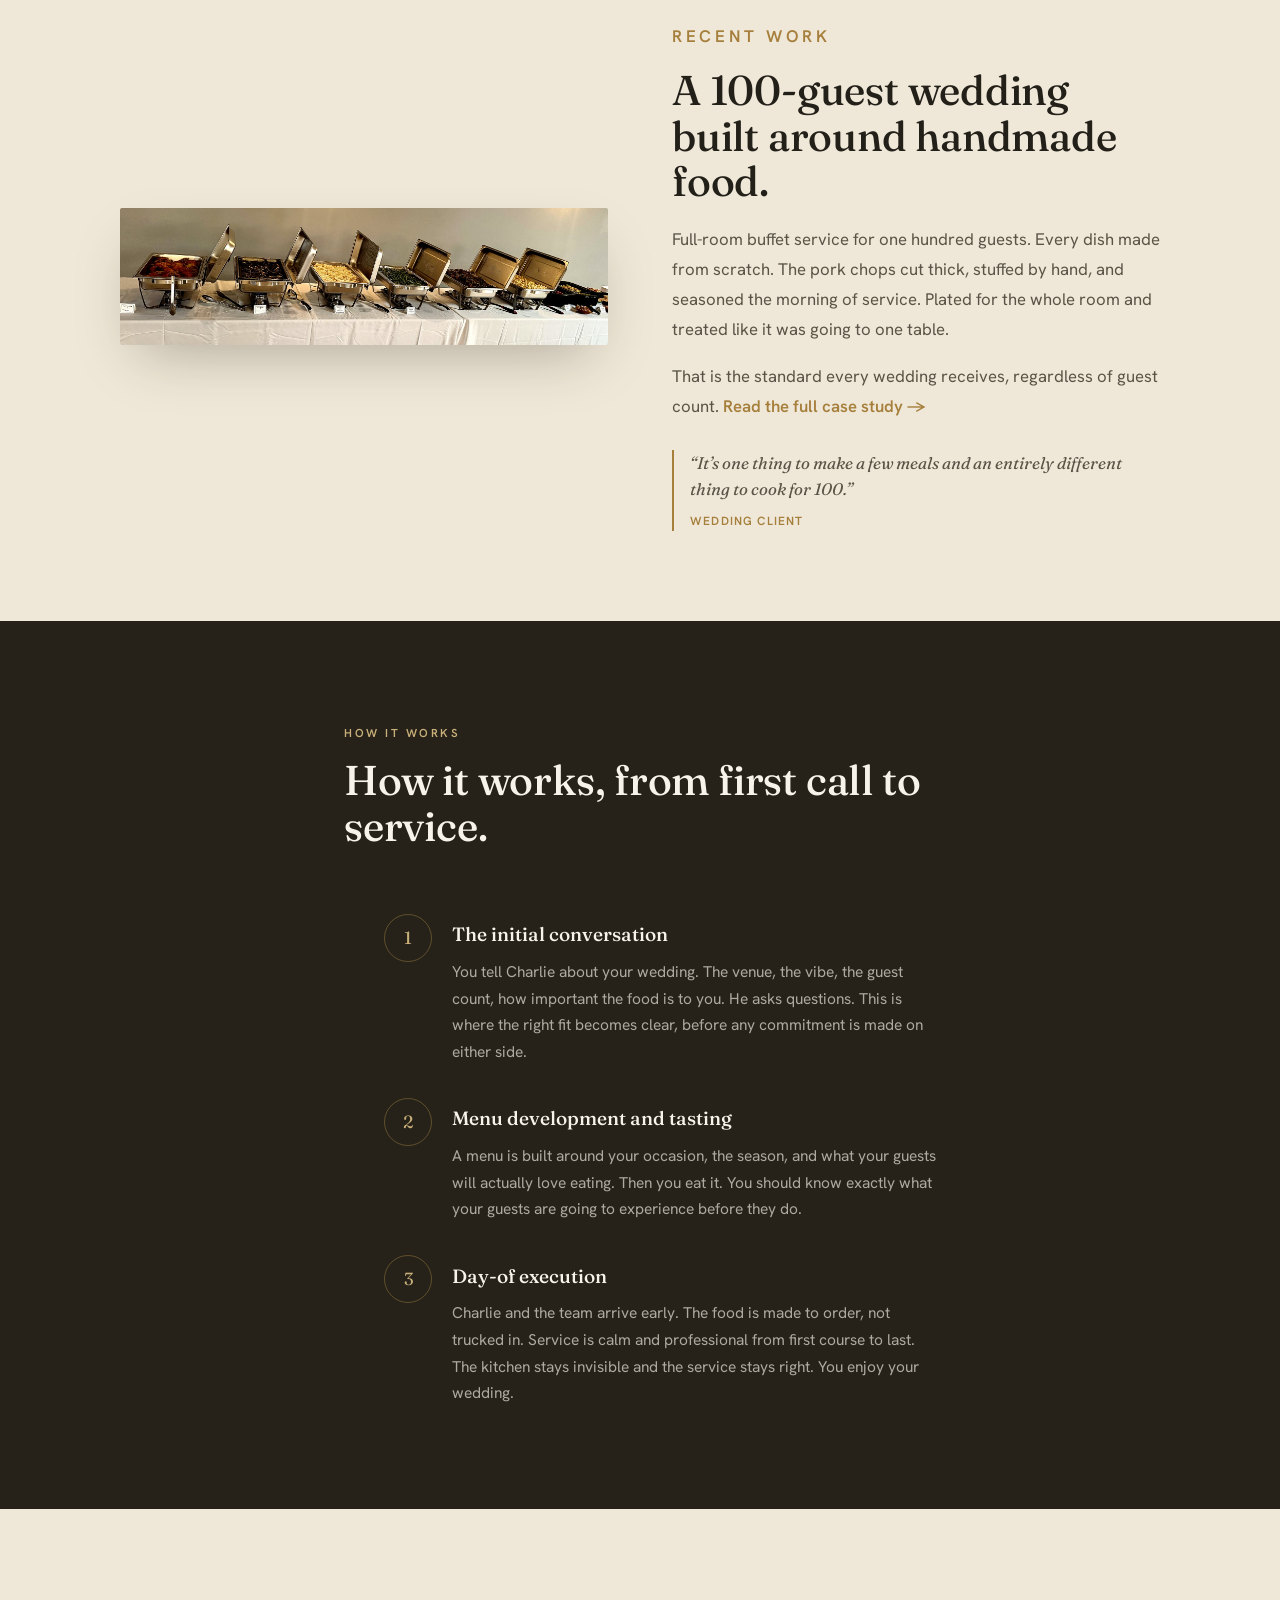
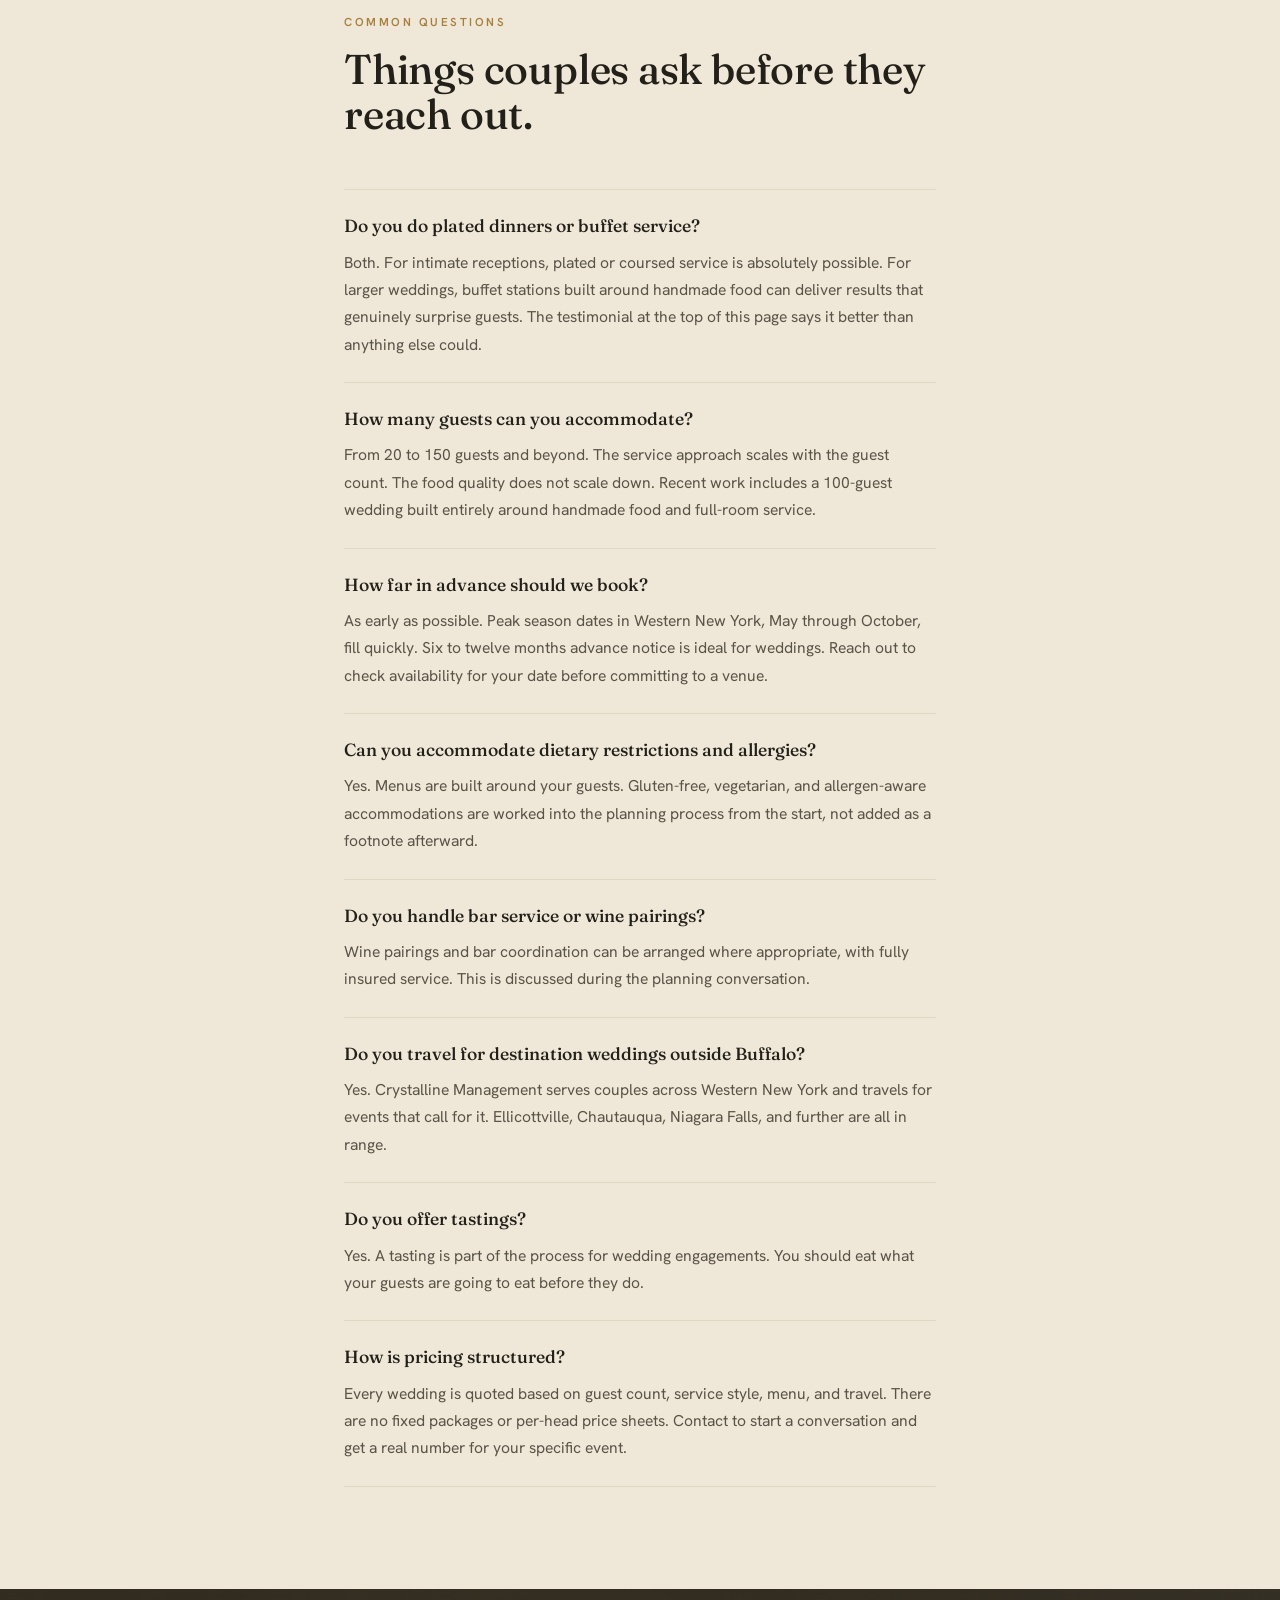
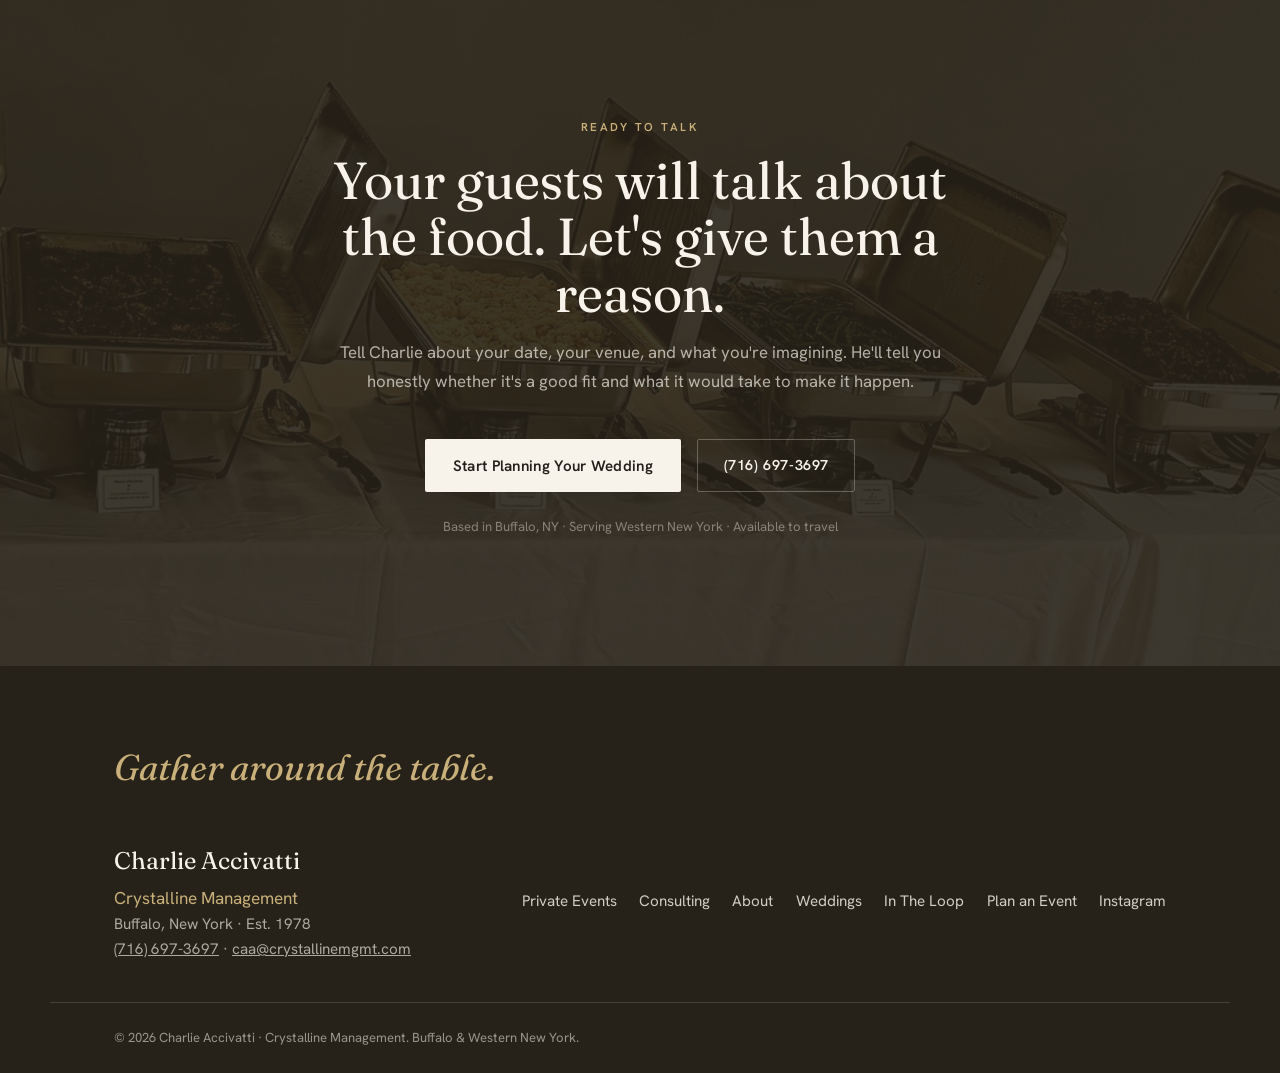
<file: weddings.html>
<!DOCTYPE html>
<html lang="en">
<head>
  <meta charset="UTF-8" />
  <meta name="viewport" content="width=device-width, initial-scale=1.0" />

  <!-- ============ SEO ============ -->
  <title>Wedding Catering Buffalo NY — Charlie Accivatti | Crystalline Management</title>
  <meta name="description" content="Buffalo wedding catering by private chef Charlie Accivatti. Handmade food, full-room hospitality, and 30+ years of experience. Serving Buffalo, Western New York, and available to travel." />
  <meta name="author" content="Charlie Accivatti" />
  <meta name="keywords" content="wedding catering Buffalo NY, wedding chef Buffalo, private chef wedding Buffalo, wedding catering Western New York, wedding catering Erie County, catering Amherst NY wedding, wedding catering East Aurora, wedding chef Orchard Park, wedding catering Clarence NY, wedding catering Williamsville NY, wedding catering Hamburg NY, wedding catering Ellicottville, Chautauqua wedding catering, WNY wedding chef, Buffalo wedding food, handmade pasta wedding Buffalo, wood fired pizza wedding Buffalo, Crystalline Management wedding, Charlie Accivatti wedding" />
  <link rel="canonical" href="https://crystallinemgmt.com/weddings.html" />
  <meta name="theme-color" content="#F7F3EA" />

  <!-- ============ Favicon ============ -->
  <link rel="icon" href="/images/favicon.ico" sizes="any" />
  <link rel="icon" type="image/png" sizes="32x32" href="/images/favicon-32.png" />
  <link rel="icon" type="image/png" sizes="16x16" href="/images/favicon-16.png" />
  <link rel="apple-touch-icon" href="/images/apple-touch-icon.png" />

  <!-- ============ Open Graph ============ -->
  <meta property="og:type" content="website" />
  <meta property="og:site_name" content="Charlie Accivatti" />
  <meta property="og:title" content="Wedding Catering Buffalo NY — Charlie Accivatti" />
  <meta property="og:description" content="Private chef wedding catering for Buffalo and Western New York. Handmade food, full-room hospitality, 30+ years of experience." />
  <meta property="og:url" content="https://crystallinemgmt.com/weddings.html" />
  <meta property="og:image" content="https://crystallinemgmt.com/images/portfolio-02-reception.jpg" />
  <meta property="og:locale" content="en_US" />

  <!-- ============ Twitter ============ -->
  <meta name="twitter:card" content="summary_large_image" />
  <meta name="twitter:title" content="Wedding Catering Buffalo NY — Charlie Accivatti" />
  <meta name="twitter:description" content="Private chef wedding catering for Buffalo and Western New York. Handmade food, full-room hospitality, 30+ years of experience." />
  <meta name="twitter:image" content="https://crystallinemgmt.com/images/portfolio-02-reception.jpg" />

  <!-- ============ Fonts ============ -->
  <link rel="preconnect" href="https://fonts.googleapis.com" />
  <link rel="preconnect" href="https://fonts.gstatic.com" crossorigin />
  <link href="https://fonts.googleapis.com/css2?family=Fraunces:ital,opsz,wght@0,9..144,400;0,9..144,500;0,9..144,600;1,9..144,400;1,9..144,500&family=Hanken+Grotesk:wght@400;500;600;700&display=swap" rel="stylesheet" />
  <link rel="stylesheet" href="styles.css" />
  <link rel="stylesheet" href="refresh.css" />

  <!-- ============ Structured Data ============ -->
  <script type="application/ld+json">
  {
    "@context": "https://schema.org",
    "@type": "Service",
    "name": "Wedding Catering Buffalo NY",
    "description": "Private chef wedding catering by Charlie Accivatti. Handmade food, full-room hospitality, and 30+ years of professional experience. Serving Buffalo, Western New York, and available to travel.",
    "provider": {
      "@type": "LocalBusiness",
      "name": "Charlie Accivatti",
      "legalName": "Crystalline Management",
      "url": "https://crystallinemgmt.com",
      "telephone": "+1-716-697-3697",
      "email": "caa@crystallinemgmt.com",
      "address": {
        "@type": "PostalAddress",
        "addressLocality": "Buffalo",
        "addressRegion": "NY",
        "addressCountry": "US"
      },
      "sameAs": ["https://www.instagram.com/accivatti"]
    },
    "areaServed": [
      { "@type": "City", "name": "Buffalo" },
      { "@type": "City", "name": "Amherst" },
      { "@type": "City", "name": "Williamsville" },
      { "@type": "City", "name": "East Aurora" },
      { "@type": "City", "name": "Orchard Park" },
      { "@type": "City", "name": "Clarence" },
      { "@type": "City", "name": "Hamburg" },
      { "@type": "City", "name": "Ellicottville" },
      { "@type": "AdministrativeArea", "name": "Western New York" }
    ],
    "serviceType": "Wedding Catering"
  }
  </script>

  <script type="application/ld+json">
  {
    "@context": "https://schema.org",
    "@type": "FAQPage",
    "mainEntity": [
      {
        "@type": "Question",
        "name": "Do you do plated dinners or buffet service for weddings?",
        "acceptedAnswer": {
          "@type": "Answer",
          "text": "Both. For intimate receptions, plated or coursed dinners are absolutely possible. For larger weddings, buffet stations built around handmade food can deliver results that surprise even the most skeptical guests — the kind of quality people expect from ordering individual meals at a restaurant, not a buffet line."
        }
      },
      {
        "@type": "Question",
        "name": "How many guests can you accommodate for a wedding?",
        "acceptedAnswer": {
          "@type": "Answer",
          "text": "From 20 to 150 guests and beyond. The service approach scales with the guest count, but the food quality does not scale down. Recent work includes a 100-guest wedding built entirely around handmade food and full-room service."
        }
      },
      {
        "@type": "Question",
        "name": "How far in advance should we book wedding catering?",
        "acceptedAnswer": {
          "@type": "Answer",
          "text": "For weddings, as early as possible. Peak season dates in Western New York — May through October — fill quickly. Six to twelve months advance notice is ideal. Contact to check availability for your date."
        }
      },
      {
        "@type": "Question",
        "name": "Can you accommodate dietary restrictions and food allergies at a wedding?",
        "acceptedAnswer": {
          "@type": "Answer",
          "text": "Yes. Menus are built around your guests. Gluten-free, vegetarian, and allergen-aware accommodations are worked into the planning process from the start, not added as an afterthought."
        }
      },
      {
        "@type": "Question",
        "name": "Do you handle bar service or wine pairings at weddings?",
        "acceptedAnswer": {
          "@type": "Answer",
          "text": "Wine pairings and bar coordination can be arranged where appropriate, with fully insured service. This is discussed during the planning process."
        }
      },
      {
        "@type": "Question",
        "name": "Do you travel for destination weddings outside Buffalo?",
        "acceptedAnswer": {
          "@type": "Answer",
          "text": "Yes. Crystalline Management serves couples across Western New York and travels for events that call for it. Ellicottville, Chautauqua, Niagara Falls, and beyond are all in range."
        }
      },
      {
        "@type": "Question",
        "name": "Do you offer wedding tastings before the event?",
        "acceptedAnswer": {
          "@type": "Answer",
          "text": "Yes. A tasting is part of the process for wedding engagements. You should eat what your guests are going to eat before they do."
        }
      },
      {
        "@type": "Question",
        "name": "How is wedding catering priced?",
        "acceptedAnswer": {
          "@type": "Answer",
          "text": "Every wedding is quoted based on guest count, service style, menu, and travel. There are no set packages with fixed prices. Contact to start a conversation about your event."
        }
      }
    ]
  }
  </script>

  <script type="application/ld+json">
  {
    "@context": "https://schema.org",
    "@type": "Review",
    "reviewBody": "You exceeded ALL of our expectations. Your food was incredible. I would expect that quality at a nice restaurant ordering individual meals, not at a buffet dinner.",
    "reviewRating": { "@type": "Rating", "ratingValue": "5", "bestRating": "5" },
    "author": { "@type": "Person", "name": "Kayleen H." },
    "itemReviewed": {
      "@type": "Service",
      "name": "Wedding Catering by Charlie Accivatti",
      "provider": { "@type": "LocalBusiness", "name": "Charlie Accivatti" }
    }
  }
  </script>

  <style>
    /* ===== Wedding page — namespaced .wc-* ===== */

    /* Hero */
    .wc-hero {
      position: relative;
      background: var(--espresso);
      color: var(--paper);
      padding: clamp(6rem,12vw,10rem) clamp(1.25rem,5vw,3rem) clamp(5rem,10vw,8rem);
      overflow: hidden;
    }
    .wc-hero-bg {
      position: absolute; inset: 0;
      background-image: url('images/portfolio-02-reception.jpg');
      background-size: cover; background-position: center 30%;
      opacity: .30;
      pointer-events: none;
    }
    .wc-hero-inner {
      position: relative; max-width: 760px;
    }
    .wc-eyebrow {
      font-family: var(--sans); font-weight: 600; font-size: .72rem;
      letter-spacing: .26em; text-transform: uppercase;
      color: var(--gold-soft); margin: 0 0 1.25rem;
    }
    .wc-hero-title {
      font-family: var(--display); font-weight: 400;
      font-size: clamp(2.4rem,6vw,4.25rem); line-height: 1.06;
      letter-spacing: -.01em; margin: 0 0 1.5rem; color: var(--paper);
    }
    .wc-hero-sub {
      font-family: var(--sans); font-size: clamp(1rem,2vw,1.2rem); line-height: 1.7;
      color: color-mix(in srgb, var(--paper) 72%, transparent);
      max-width: 52ch; margin: 0 0 2.5rem;
    }
    .wc-hero-btns { display: flex; flex-wrap: wrap; gap: 1rem; }

    /* Trust strip */
    .wc-trust {
      background: var(--ink);
      padding: 1.1rem clamp(1.25rem,5vw,3rem);
    }
    .wc-trust-inner {
      max-width: var(--wrap); margin: 0 auto;
      display: flex; flex-wrap: wrap; gap: .6rem 2.5rem;
      align-items: center; justify-content: center;
    }
    .wc-trust span {
      font-family: var(--sans); font-size: .78rem; font-weight: 600;
      letter-spacing: .08em; text-transform: uppercase;
      color: color-mix(in srgb, var(--paper) 68%, transparent);
    }
    .wc-trust-dot {
      color: var(--gold-soft); opacity: .5; font-size: .6rem;
    }

    /* Section base */
    .wc-section {
      padding: clamp(4rem,8vw,7rem) clamp(1.25rem,5vw,3rem);
    }
    .wc-section--cream { background: var(--cream); }
    .wc-section--dark { background: var(--espresso); color: var(--paper); }
    .wc-section--paper { background: var(--paper); }

    .wc-inner     { max-width: 720px; margin: 0 auto; }
    .wc-inner--wide { max-width: 1080px; margin: 0 auto; }

    .wc-label {
      font-family: var(--sans); font-weight: 600; font-size: .72rem;
      letter-spacing: .22em; text-transform: uppercase;
      color: var(--gold); margin: 0 0 1rem;
    }
    .wc-section--dark .wc-label { color: var(--gold-soft); }

    .wc-h2 {
      font-family: var(--display); font-weight: 480;
      font-size: clamp(1.75rem,3.8vw,2.6rem); line-height: 1.1;
      letter-spacing: -.005em; margin: 0 0 1.75rem; color: var(--ink);
    }
    .wc-section--dark .wc-h2 { color: var(--paper); }

    .wc-body {
      font-family: var(--sans); font-size: 1.05rem; line-height: 1.78;
      color: var(--ink-soft);
    }
    .wc-body p + p { margin-top: 1.2rem; }
    .wc-section--dark .wc-body {
      color: color-mix(in srgb, var(--paper) 70%, transparent);
    }

    /* Feature testimonial */
    .wc-feature-testi {
      background: var(--espresso);
      padding: clamp(4.5rem,9vw,8rem) clamp(1.25rem,5vw,3rem);
      text-align: center;
    }
    .wc-feature-quote {
      font-family: var(--display); font-weight: 400; font-style: italic;
      font-size: clamp(1.5rem,3.5vw,2.4rem); line-height: 1.25;
      color: var(--paper); max-width: 760px; margin: 0 auto 1.75rem;
    }
    .wc-feature-quote strong {
      font-style: normal; font-weight: 600; color: var(--gold-soft);
    }
    .wc-feature-attr {
      font-family: var(--sans); font-size: .78rem; font-weight: 600;
      letter-spacing: .16em; text-transform: uppercase;
      color: color-mix(in srgb, var(--paper) 50%, transparent);
    }
    .wc-stars {
      color: var(--gold-soft); font-size: .95rem;
      letter-spacing: .2em; margin: 0 0 1.5rem;
    }

    /* Why grid */
    .wc-why-grid {
      display: grid; grid-template-columns: 1fr 1fr;
      gap: clamp(1.5rem,3vw,2.5rem);
      margin-top: clamp(2.5rem,5vw,4rem);
    }
    .wc-why-card {
      border-top: 2px solid var(--line); padding-top: 1.5rem;
    }
    .wc-why-card h3 {
      font-family: var(--display); font-weight: 500; font-size: 1.25rem;
      margin: 0 0 .65rem; color: var(--ink);
    }
    .wc-why-card p {
      font-family: var(--sans); font-size: .97rem; line-height: 1.72;
      color: var(--ink-soft); margin: 0;
    }

    /* Package cards */
    .wc-packages-grid {
      display: grid; grid-template-columns: repeat(3,1fr);
      gap: clamp(1.25rem,2.5vw,2rem);
      margin-top: clamp(2.5rem,5vw,4rem);
    }
    .wc-pkg {
      background: rgba(247,243,234,.05);
      border: 1px solid rgba(201,176,122,.2);
      border-radius: 16px;
      padding: clamp(1.5rem,2.5vw,2rem);
      display: flex; flex-direction: column;
    }
    .wc-pkg--featured {
      background: rgba(201,176,122,.1);
      border-color: rgba(201,176,122,.4);
    }
    .wc-pkg-tag {
      font-family: var(--sans); font-size: .68rem; font-weight: 600;
      letter-spacing: .18em; text-transform: uppercase;
      color: var(--gold-soft); margin: 0 0 .85rem;
    }
    .wc-pkg-name {
      font-family: var(--display); font-weight: 480; font-size: 1.4rem;
      line-height: 1.15; color: var(--paper); margin: 0 0 .75rem;
    }
    .wc-pkg-desc {
      font-family: var(--sans); font-size: .95rem; line-height: 1.7;
      color: color-mix(in srgb, var(--paper) 68%, transparent);
      margin: 0 0 1.5rem; flex-grow: 1;
    }
    .wc-pkg-detail {
      font-family: var(--sans); font-size: .75rem; font-weight: 600;
      letter-spacing: .1em; text-transform: uppercase;
      color: color-mix(in srgb, var(--paper) 45%, transparent);
      border-top: 1px solid rgba(201,176,122,.15);
      padding-top: 1rem; margin-top: auto;
    }

    /* Process */
    .wc-steps {
      counter-reset: steps;
      margin-top: clamp(2.5rem,5vw,4rem);
      display: flex; flex-direction: column;
      gap: 2rem;
    }
    .wc-step {
      display: grid; grid-template-columns: 3rem 1fr;
      gap: 1.25rem; align-items: start;
    }
    .wc-step-num {
      counter-increment: steps;
      width: 3rem; height: 3rem;
      border: 1px solid rgba(201,162,75,.35);
      border-radius: 50%;
      display: flex; align-items: center; justify-content: center;
      font-family: var(--display); font-size: 1.1rem; font-weight: 400;
      color: var(--gold-soft); flex-shrink: 0;
    }
    .wc-step-num::before { content: counter(steps); }
    .wc-step-body h3 {
      font-family: var(--display); font-weight: 500; font-size: 1.2rem;
      margin: .35rem 0 .5rem; color: var(--paper);
    }
    .wc-step-body p {
      font-family: var(--sans); font-size: .97rem; line-height: 1.72;
      color: color-mix(in srgb, var(--paper) 65%, transparent); margin: 0;
    }

    /* Proof band */
    .wc-proof {
      background: var(--cream);
      padding: clamp(3.5rem,7vw,6rem) clamp(1.25rem,5vw,3rem);
    }
    .wc-proof-inner {
      max-width: 1040px; margin: 0 auto;
      display: grid; grid-template-columns: 1fr 1fr;
      gap: clamp(2rem,5vw,5rem); align-items: center;
    }
    .wc-proof-img {
      border-radius: var(--radius); overflow: hidden;
      box-shadow: 0 24px 60px -20px rgba(42,32,20,.35);
    }
    .wc-proof-img img { width: 100%; height: auto; display: block; }
    .wc-proof-copy .wc-label { color: var(--gold); }
    .wc-proof-copy .wc-h2 { margin-bottom: 1.25rem; }
    .wc-proof-copy p {
      font-family: var(--sans); font-size: 1.05rem; line-height: 1.78;
      color: var(--ink-soft);
    }
    .wc-proof-copy p + p { margin-top: 1.1rem; }

    /* FAQ */
    .wc-faq-list {
      margin-top: clamp(2rem,4vw,3.5rem);
      display: flex; flex-direction: column; gap: 0;
    }
    .wc-faq-item {
      border-top: 1px solid var(--line);
      padding: 1.5rem 0;
    }
    .wc-faq-item:last-child { border-bottom: 1px solid var(--line); }
    .wc-faq-q {
      font-family: var(--display); font-weight: 500; font-size: 1.1rem;
      color: var(--ink); margin: 0 0 .65rem; line-height: 1.35;
    }
    .wc-faq-a {
      font-family: var(--sans); font-size: .98rem; line-height: 1.75;
      color: var(--ink-soft); margin: 0;
    }

    /* CTA */
    .wc-cta {
      background: var(--espresso); color: var(--paper);
      text-align: center;
      padding: clamp(5rem,10vw,9rem) clamp(1.25rem,5vw,3rem);
      position: relative; overflow: hidden;
    }
    .wc-cta-bg {
      position: absolute; inset: 0;
      background-image: url('images/portfolio-04-buffet.jpg');
      background-size: cover; background-position: center;
      opacity: .1; pointer-events: none;
    }
    .wc-cta-inner { position: relative; max-width: 620px; margin: 0 auto; }
    .wc-cta-title {
      font-family: var(--display); font-weight: 400;
      font-size: clamp(2rem,4.5vw,3.25rem); line-height: 1.08;
      margin: 0 0 1.1rem; color: var(--paper);
    }
    .wc-cta-sub {
      font-family: var(--sans); font-size: 1.05rem; line-height: 1.7;
      color: color-mix(in srgb, var(--paper) 68%, transparent);
      margin: 0 0 2.75rem;
    }
    .wc-cta-btns { display: flex; flex-wrap: wrap; gap: 1rem; justify-content: center; }
    .wc-btn-outline {
      display: inline-flex; align-items: center; justify-content: center;
      font-family: var(--sans); font-weight: 600; font-size: .9rem;
      letter-spacing: .04em; text-decoration: none;
      padding: .75rem 1.6rem; border-radius: var(--radius);
      border: 1px solid rgba(247,243,234,.28); color: var(--paper);
      transition: background .25s ease, border-color .25s ease;
      cursor: pointer; background: transparent;
    }
    .wc-btn-outline:hover {
      background: rgba(247,243,234,.1); border-color: rgba(247,243,234,.5);
    }

    /* Note line */
    .wc-note {
      font-family: var(--sans); font-size: .82rem;
      color: color-mix(in srgb, var(--paper) 42%, transparent);
      margin-top: 1.5rem;
    }

    /* Responsive */
    @media (max-width: 860px) {
      .wc-packages-grid { grid-template-columns: 1fr 1fr; }
    }
    @media (max-width: 720px) {
      .wc-why-grid { grid-template-columns: 1fr; }
      .wc-proof-inner { grid-template-columns: 1fr; }
    }
    @media (max-width: 560px) {
      .wc-packages-grid { grid-template-columns: 1fr; }
    }
  </style>
</head>

<body>
  <a class="skip-link" href="#main">Skip to content</a>

  <!-- ============ HEADER / NAV ============ -->
  <header class="site-header" id="siteHeader">
    <div class="wrap header-inner">
      <a class="brand" href="/" aria-label="Crystalline Management, home">
        <span class="brand-mark" aria-hidden="true">
          <img src="images/ca-monogram.png" alt="" />
        </span>
        <span class="brand-text">Crystalline<span class="brand-sub">Charlie Accivatti · Buffalo</span></span>
      </a>

      <nav class="nav" aria-label="Primary">
        <button class="nav-toggle" id="navToggle" aria-expanded="false" aria-controls="navMenu">
          <span class="sr-only">Menu</span>
          <span class="nav-bars" aria-hidden="true"></span>
        </button>
        <ul class="nav-menu" id="navMenu">
          <li><a href="/events.html">Events</a></li>
          <li><a href="/weddings.html" aria-current="page">Weddings</a></li>
          <li><a href="/consulting.html">Consulting</a></li>
          <li><a href="/about.html">About</a></li>
          <li><a href="/#testimonials">Reviews</a></li>
          <li><a class="nav-cta" href="/#plan-an-event" data-inquiry="event" data-cta="Nav: Plan an Event">Plan an Event</a></li>
        </ul>
      </nav>
    </div>
  </header>

  <main id="main">

    <!-- HERO -->
    <section class="wc-hero" aria-labelledby="wc-hero-title">
      <div class="wc-hero-bg" aria-hidden="true"></div>
      <div class="wrap wc-hero-inner">
        <p class="wc-eyebrow reveal">Buffalo, NY &middot; Wedding Catering &middot; Private Chef</p>
        <h1 class="wc-hero-title reveal" id="wc-hero-title">Wedding food that actually lives up to the rest of the day.</h1>
        <p class="wc-hero-sub reveal">Handmade food and full-room hospitality, brought to your venue by a private chef who has led restaurant openings from Texas to Morocco. Based in Buffalo and available across Western New York.</p>
        <div class="wc-hero-btns reveal">
          <button class="btn btn-light" data-inquiry="event" data-event-type="Wedding">Start Planning Your Wedding</button>
          <a class="wc-btn-outline" href="/about.html">About Charlie</a>
        </div>
      </div>
    </section>

    <!-- TRUST STRIP -->
    <div class="wc-trust" role="list" aria-label="At a glance">
      <div class="wc-trust-inner">
        <span role="listitem">30+ years in hospitality</span>
        <span class="wc-trust-dot" aria-hidden="true">&#9679;</span>
        <span role="listitem">100-guest weddings served</span>
        <span class="wc-trust-dot" aria-hidden="true">&#9679;</span>
        <span role="listitem">Fully insured</span>
        <span class="wc-trust-dot" aria-hidden="true">&#9679;</span>
        <span role="listitem">Buffalo &amp; Western New York</span>
        <span class="wc-trust-dot" aria-hidden="true">&#9679;</span>
        <span role="listitem">Available to travel</span>
      </div>
    </div>

    <!-- FEATURE TESTIMONIAL -->
    <section class="wc-feature-testi" aria-label="Guest testimonial">
      <div class="wrap">
        <p class="wc-stars reveal" aria-label="Five stars">&#9733;&#9733;&#9733;&#9733;&#9733;</p>
        <blockquote class="wc-feature-quote reveal">
          &ldquo;You exceeded <strong>ALL</strong> of our expectations. Your food was incredible. I would expect that quality at a nice restaurant ordering individual meals, not at a buffet dinner.&rdquo;
        </blockquote>
        <p class="wc-feature-attr reveal">Kayleen H., Bride</p>
      </div>
    </section>

    <!-- WHY CHARLIE -->
    <section class="wc-section wc-section--paper" aria-labelledby="wc-why-title">
      <div class="wrap wc-inner--wide">
        <p class="wc-label reveal">Why couples choose Charlie</p>
        <h2 class="wc-h2 reveal" id="wc-why-title">Quality that holds when you're feeding a hundred.</h2>
        <div class="wc-why-grid">
          <div class="wc-why-card reveal">
            <h3>Restaurant quality at scale</h3>
            <p>The hardest thing about wedding catering is keeping the food as good for the last plate as it was for the first. Charlie has managed this across weddings, large-format dinners, and full-room receptions. The food does not suffer because the guest count went up.</p>
          </div>
          <div class="wc-why-card reveal">
            <h3>Handmade at the center</h3>
            <p>Pasta rolled by hand. Sauces built from scratch. Pizza dough made the day of. The things that are normally cut at scale are the things Charlie refuses to cut. Your guests will taste the difference, and they will ask who did the food.</p>
          </div>
          <div class="wc-why-card reveal">
            <h3>He has managed the whole floor before</h3>
            <p>Charlie is not just a chef. He has led restaurant openings across North America and managed full hospitality operations where the kitchen was only one thing that had to go right. A wedding takes that same coordination. He has done it before.</p>
          </div>
          <div class="wc-why-card reveal">
            <h3>You work directly with Charlie</h3>
            <p>No account manager. No handoff to a team you have never met. The person you speak with in January is the person behind your buffet in June. That continuity matters more than most couples realize until the day of the event.</p>
          </div>
        </div>
      </div>
    </section>

    <!-- PACKAGES -->
    <section class="wc-section wc-section--dark" aria-labelledby="wc-pkg-title">
      <div class="wrap wc-inner--wide">
        <p class="wc-label reveal">Service approaches</p>
        <h2 class="wc-h2 reveal" id="wc-pkg-title">Three formats, each quoted from scratch.</h2>
        <p class="wc-body reveal" style="color:color-mix(in srgb,var(--paper) 65%,transparent);max-width:56ch;">Every wedding is quoted individually. These are the three ways couples most often work with Charlie, from the most intimate to the most unexpected.</p>
        <div class="wc-packages-grid">
          <div class="wc-pkg reveal">
            <p class="wc-pkg-tag">Intimate reception</p>
            <h3 class="wc-pkg-name">The Seated Dinner</h3>
            <p class="wc-pkg-desc">Coursed dinner service for receptions where the meal is the main event. Individual plates, controlled pacing, every course served at temperature. Typically 20 to 60 guests.</p>
            <p class="wc-pkg-detail">Coursed service &middot; Handmade pasta &middot; Custom menu</p>
          </div>
          <div class="wc-pkg wc-pkg--featured reveal">
            <p class="wc-pkg-tag">Full reception catering</p>
            <h3 class="wc-pkg-name">The Full Room</h3>
            <p class="wc-pkg-desc">Buffet stations or a combination of served dishes, built entirely around handmade food. This is the service behind the review above, the one where guests couldn't believe they were eating buffet food. Scales from 50 to 150+ guests without scaling down the quality.</p>
            <p class="wc-pkg-detail">Stations or buffet &middot; Staffed service &middot; Full room management</p>
          </div>
          <div class="wc-pkg reveal">
            <p class="wc-pkg-tag">The unexpected choice</p>
            <h3 class="wc-pkg-name">Wood-Fired Wedding</h3>
            <p class="wc-pkg-desc">Wood-fired pizza as the reception centerpiece. Live fire, hand-stretched dough, and a dining experience your guests will not have seen at another wedding. Right for barn venues, outdoor receptions, and rehearsal dinners where you want the evening to feel genuinely different.</p>
            <p class="wc-pkg-detail">Wood-fired oven &middot; Live fire service &middot; Outdoor or indoor</p>
          </div>
        </div>
      </div>
    </section>

    <!-- PROOF SECTION WITH IMAGE -->
    <section class="wc-proof" aria-labelledby="wc-proof-title">
      <div class="wc-proof-inner">
        <div class="wc-proof-img reveal">
          <img src="images/portfolio-04-buffet.jpg" alt="Full buffet line of chafing dishes set for a wedding reception, ready for service" loading="lazy" />
        </div>
        <div class="wc-proof-copy">
          <p class="wc-label reveal">Recent work</p>
          <h2 class="wc-h2 reveal" id="wc-proof-title">A 100-guest wedding built around handmade food.</h2>
          <p class="reveal">Full-room buffet service for one hundred guests. Every dish made from scratch. The pork chops cut thick, stuffed by hand, and seasoned the morning of service. Plated for the whole room and treated like it was going to one table.</p>
          <p class="reveal">That is the standard every wedding receives, regardless of guest count. <a href="/case-study-wedding.html" style="color:var(--gold);font-weight:600;text-decoration:none;">Read the full case study &rarr;</a></p>
          <blockquote class="reveal" style="margin-top:1.75rem;border-left:2px solid var(--gold);padding-left:1rem;">
            <p style="font-family:var(--display);font-style:italic;font-size:1.05rem;line-height:1.55;color:var(--ink-soft);">&ldquo;It&rsquo;s one thing to make a few meals and an entirely different thing to cook for 100.&rdquo;</p>
            <cite style="display:block;margin-top:.6rem;font-family:var(--sans);font-size:.74rem;font-weight:600;letter-spacing:.1em;text-transform:uppercase;color:var(--gold);font-style:normal;">Wedding Client</cite>
          </blockquote>
        </div>
      </div>
    </section>

    <!-- PROCESS -->
    <section class="wc-section wc-section--dark" aria-labelledby="wc-process-title">
      <div class="wrap wc-inner">
        <p class="wc-label reveal">How it works</p>
        <h2 class="wc-h2 reveal" id="wc-process-title">How it works, from first call to service.</h2>
        <ol class="wc-steps" aria-label="Wedding catering process steps">
          <li class="wc-step reveal">
            <span class="wc-step-num" aria-hidden="true"></span>
            <div class="wc-step-body">
              <h3>The initial conversation</h3>
              <p>You tell Charlie about your wedding. The venue, the vibe, the guest count, how important the food is to you. He asks questions. This is where the right fit becomes clear, before any commitment is made on either side.</p>
            </div>
          </li>
          <li class="wc-step reveal">
            <span class="wc-step-num" aria-hidden="true"></span>
            <div class="wc-step-body">
              <h3>Menu development and tasting</h3>
              <p>A menu is built around your occasion, the season, and what your guests will actually love eating. Then you eat it. You should know exactly what your guests are going to experience before they do.</p>
            </div>
          </li>
          <li class="wc-step reveal">
            <span class="wc-step-num" aria-hidden="true"></span>
            <div class="wc-step-body">
              <h3>Day-of execution</h3>
              <p>Charlie and the team arrive early. The food is made to order, not trucked in. Service is calm and professional from first course to last. The kitchen stays invisible and the service stays right. You enjoy your wedding.</p>
            </div>
          </li>
        </ol>
      </div>
    </section>

    <!-- FAQ -->
    <section class="wc-section wc-section--cream" aria-labelledby="wc-faq-title">
      <div class="wrap wc-inner">
        <p class="wc-label reveal">Common questions</p>
        <h2 class="wc-h2 reveal" id="wc-faq-title">Things couples ask before they reach out.</h2>
        <dl class="wc-faq-list reveal">
          <div class="wc-faq-item">
            <dt class="wc-faq-q">Do you do plated dinners or buffet service?</dt>
            <dd class="wc-faq-a">Both. For intimate receptions, plated or coursed service is absolutely possible. For larger weddings, buffet stations built around handmade food can deliver results that genuinely surprise guests. The testimonial at the top of this page says it better than anything else could.</dd>
          </div>
          <div class="wc-faq-item">
            <dt class="wc-faq-q">How many guests can you accommodate?</dt>
            <dd class="wc-faq-a">From 20 to 150 guests and beyond. The service approach scales with the guest count. The food quality does not scale down. Recent work includes a 100-guest wedding built entirely around handmade food and full-room service.</dd>
          </div>
          <div class="wc-faq-item">
            <dt class="wc-faq-q">How far in advance should we book?</dt>
            <dd class="wc-faq-a">As early as possible. Peak season dates in Western New York, May through October, fill quickly. Six to twelve months advance notice is ideal for weddings. Reach out to check availability for your date before committing to a venue.</dd>
          </div>
          <div class="wc-faq-item">
            <dt class="wc-faq-q">Can you accommodate dietary restrictions and allergies?</dt>
            <dd class="wc-faq-a">Yes. Menus are built around your guests. Gluten-free, vegetarian, and allergen-aware accommodations are worked into the planning process from the start, not added as a footnote afterward.</dd>
          </div>
          <div class="wc-faq-item">
            <dt class="wc-faq-q">Do you handle bar service or wine pairings?</dt>
            <dd class="wc-faq-a">Wine pairings and bar coordination can be arranged where appropriate, with fully insured service. This is discussed during the planning conversation.</dd>
          </div>
          <div class="wc-faq-item">
            <dt class="wc-faq-q">Do you travel for destination weddings outside Buffalo?</dt>
            <dd class="wc-faq-a">Yes. Crystalline Management serves couples across Western New York and travels for events that call for it. Ellicottville, Chautauqua, Niagara Falls, and further are all in range.</dd>
          </div>
          <div class="wc-faq-item">
            <dt class="wc-faq-q">Do you offer tastings?</dt>
            <dd class="wc-faq-a">Yes. A tasting is part of the process for wedding engagements. You should eat what your guests are going to eat before they do.</dd>
          </div>
          <div class="wc-faq-item">
            <dt class="wc-faq-q">How is pricing structured?</dt>
            <dd class="wc-faq-a">Every wedding is quoted based on guest count, service style, menu, and travel. There are no fixed packages or per-head price sheets. Contact to start a conversation and get a real number for your specific event.</dd>
          </div>
        </dl>
      </div>
    </section>

    <!-- CTA -->
    <section class="wc-cta" id="inquire" aria-labelledby="wc-cta-title">
      <div class="wc-cta-bg" aria-hidden="true"></div>
      <div class="wc-cta-inner">
        <p class="wc-label reveal" style="color:var(--gold-soft);">Ready to talk</p>
        <h2 class="wc-cta-title reveal" id="wc-cta-title">Your guests will talk about the food. Let's give them a reason.</h2>
        <p class="wc-cta-sub reveal">Tell Charlie about your date, your venue, and what you're imagining. He'll tell you honestly whether it's a good fit and what it would take to make it happen.</p>
        <div class="wc-cta-btns reveal">
          <button class="btn btn-light" data-inquiry="event" data-event-type="Wedding">Start Planning Your Wedding</button>
          <a class="wc-btn-outline" href="tel:+17166973697">(716) 697-3697</a>
        </div>
        <p class="wc-note reveal">Based in Buffalo, NY &middot; Serving Western New York &middot; Available to travel</p>
      </div>
    </section>

  </main>

  <!-- ============ FOOTER ============ -->
  <footer class="site-footer">
    <div class="wrap">
      <p class="footer-motto">Gather around the table.</p>
    </div>
    <div class="wrap footer-inner">
      <div class="footer-brand">
        <p class="footer-name">Charlie Accivatti</p>
        <p class="footer-co">Crystalline Management</p>
        <p class="footer-loc">Buffalo, New York · Est. 1978</p>
        <p class="footer-loc">
          <a href="tel:+17166973697">(716) 697-3697</a> ·
          <a href="mailto:caa@crystallinemgmt.com" class="email" data-email="caa@crystallinemgmt.com" title="Click to copy">caa@crystallinemgmt.com</a>
        </p>
      </div>
      <div class="footer-links">
        <a href="/events.html">Private Events</a>
        <a href="/consulting.html">Consulting</a>
        <a href="/about.html">About</a>
        <a href="/weddings.html">Weddings</a>
        <a href="/#waitlist">In The Loop</a>
        <a href="/#plan-an-event" data-inquiry="event">Plan an Event</a>
        <a href="https://www.instagram.com/accivatti" rel="noopener" target="_blank">Instagram</a>
      </div>
    </div>
    <div class="wrap footer-legal">
      <p>&copy; <span id="year"></span> Charlie Accivatti &middot; Crystalline Management. Buffalo &amp; Western New York.</p>
    </div>
  </footer>

  <script src="script.js"></script>
  <script src="inquiry.js"></script>
  <!-- Tally embed loader -->
  <script>
    (function () {
      var d = document, w = "https://tally.so/widgets/embed.js",
        v = function () {
          if (typeof Tally !== "undefined") { Tally.loadEmbeds(); }
          else { d.querySelectorAll("iframe[data-tally-src]:not([src])").forEach(function (e) { e.src = e.dataset.tallySrc; }); }
        };
      if (typeof Tally !== "undefined") { v(); }
      else if (d.querySelector('script[src="' + w + '"]') == null) {
        var s = d.createElement("script"); s.src = w; s.onload = v; s.onerror = v; d.body.appendChild(s);
      }
    })();
  </script>
</body>
</html>
</file>
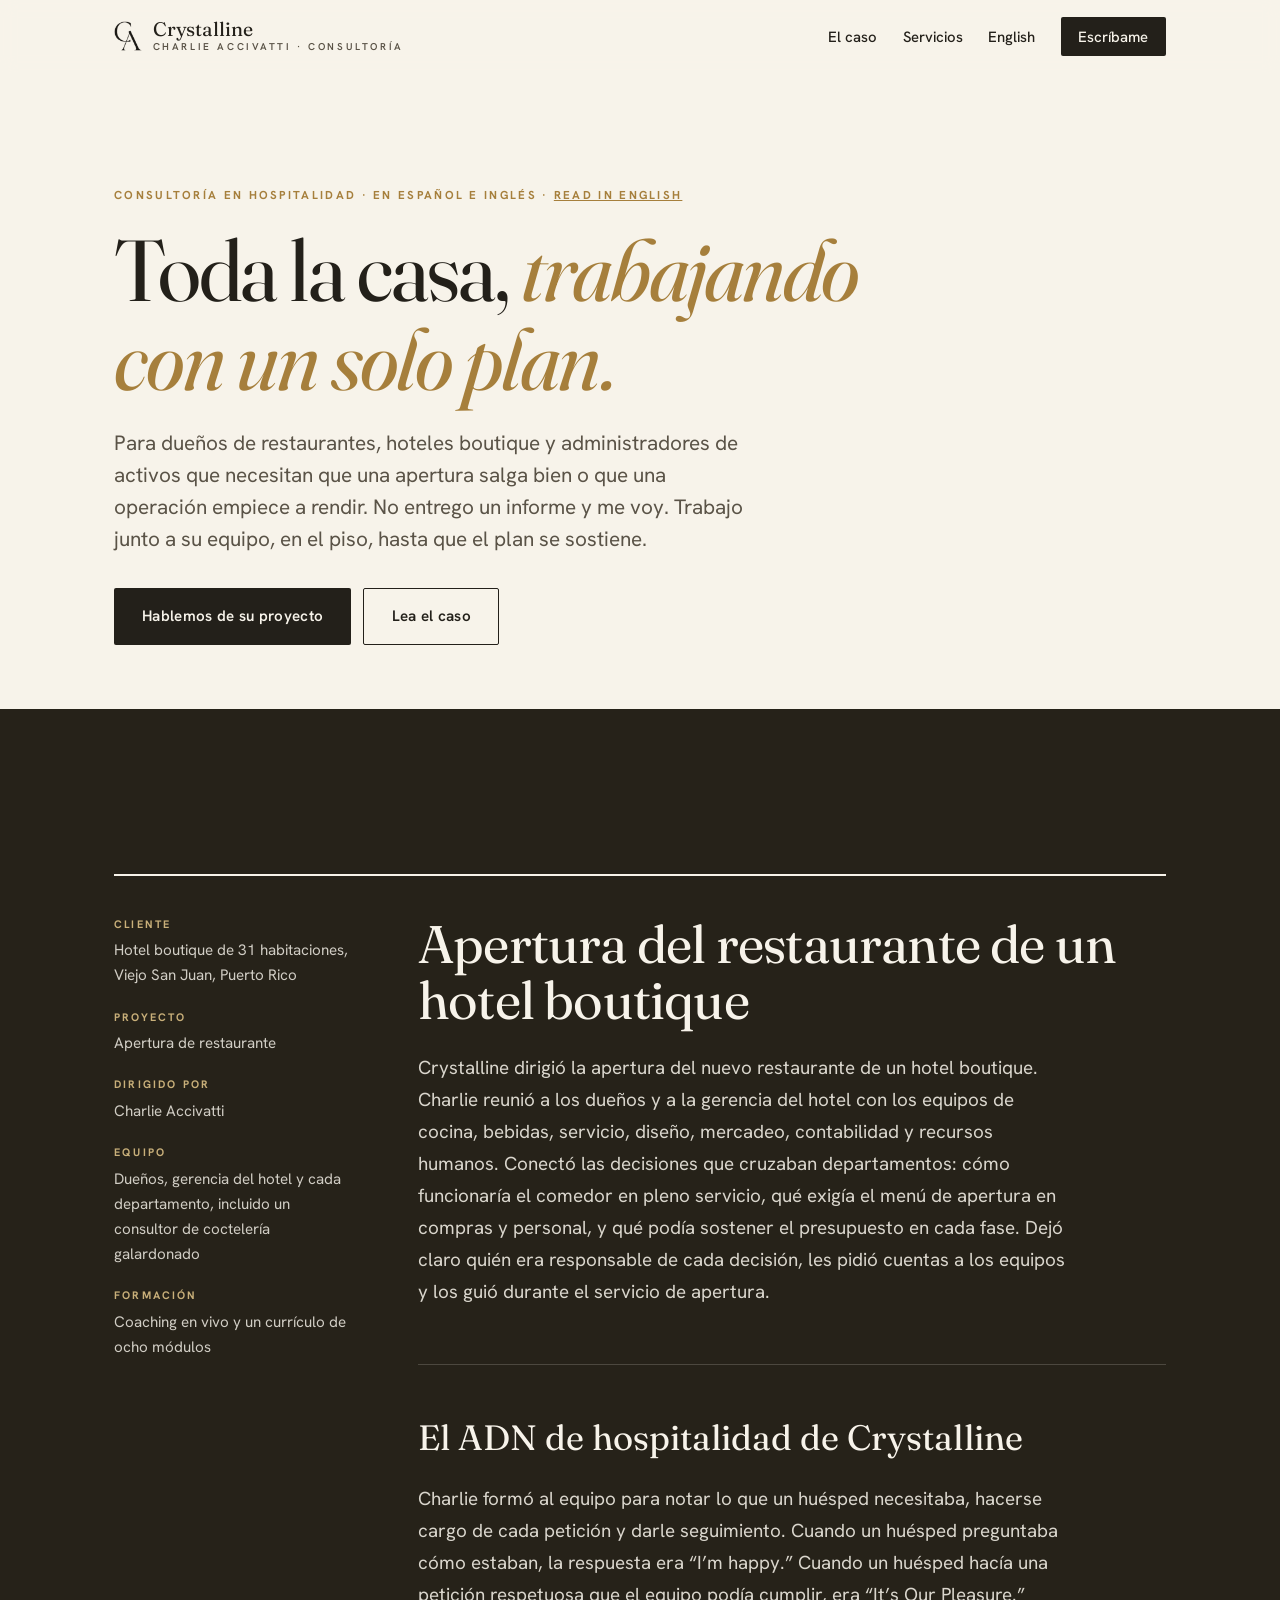
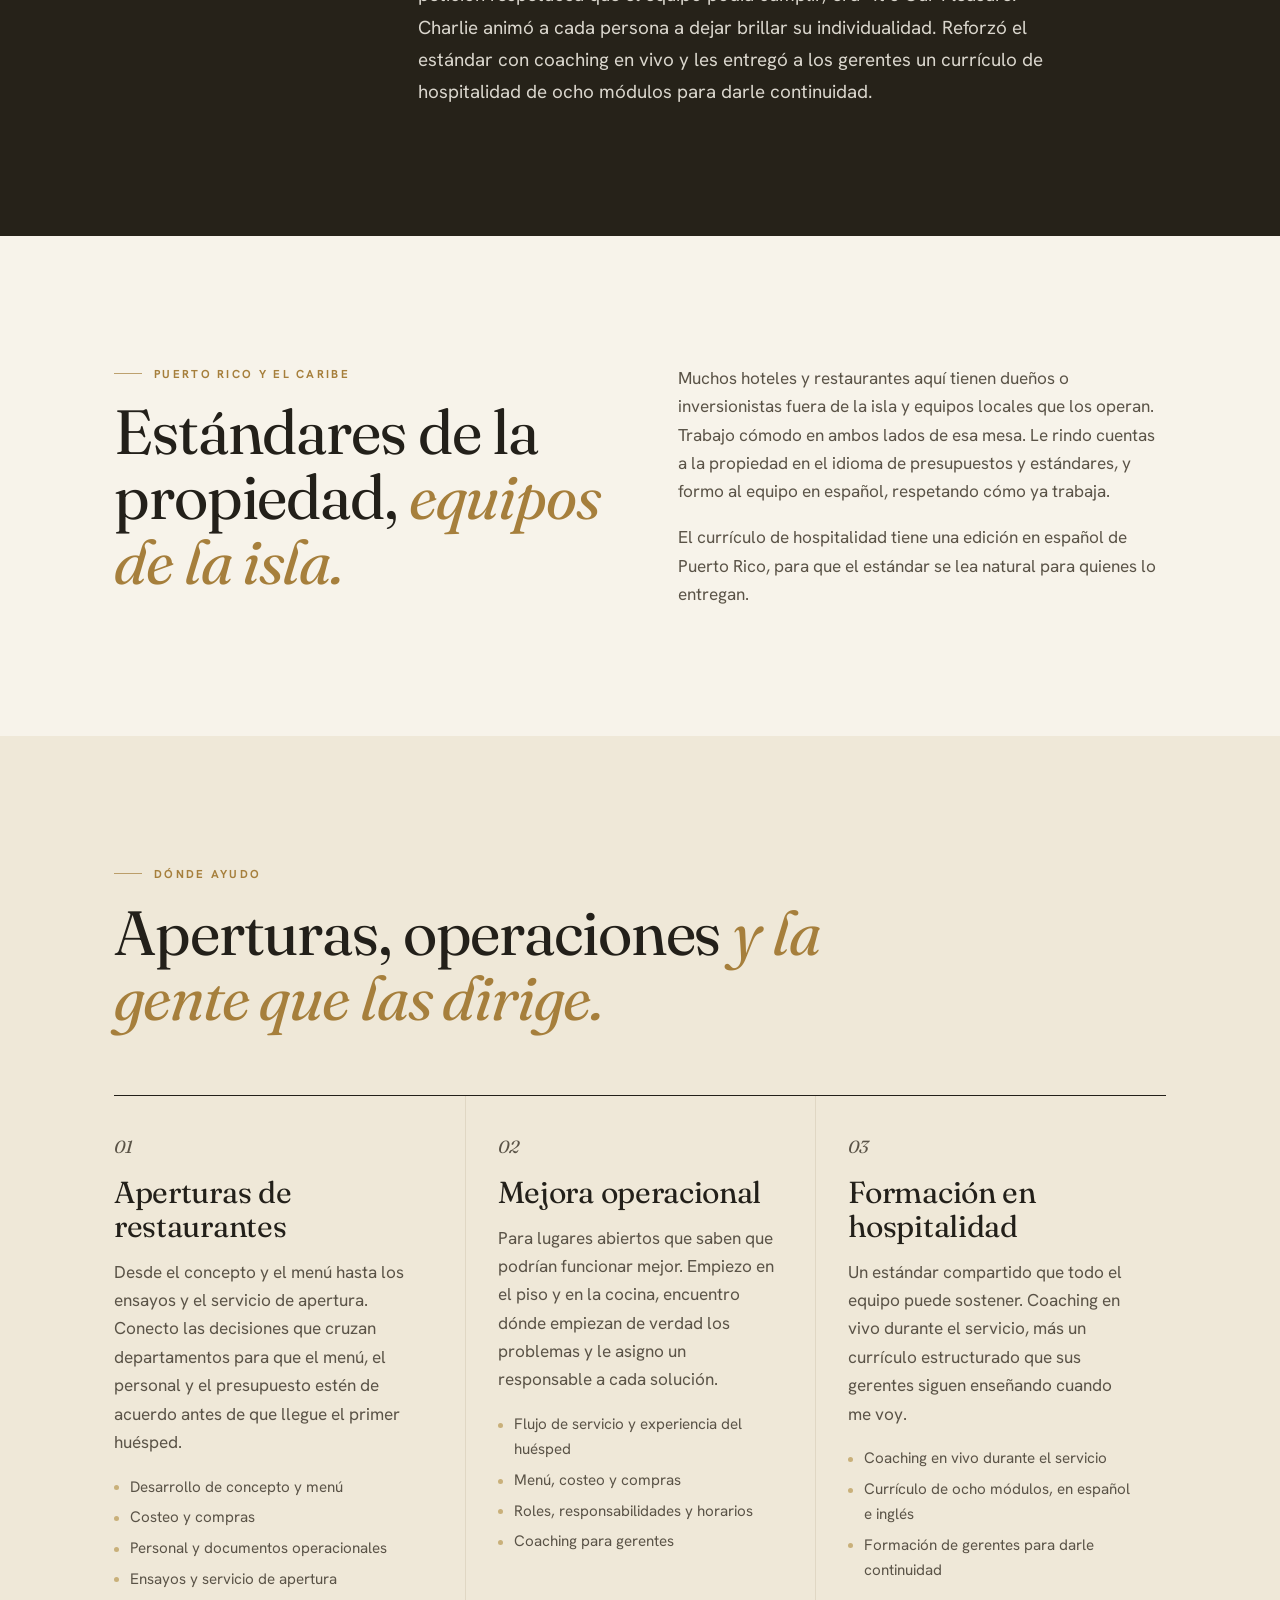
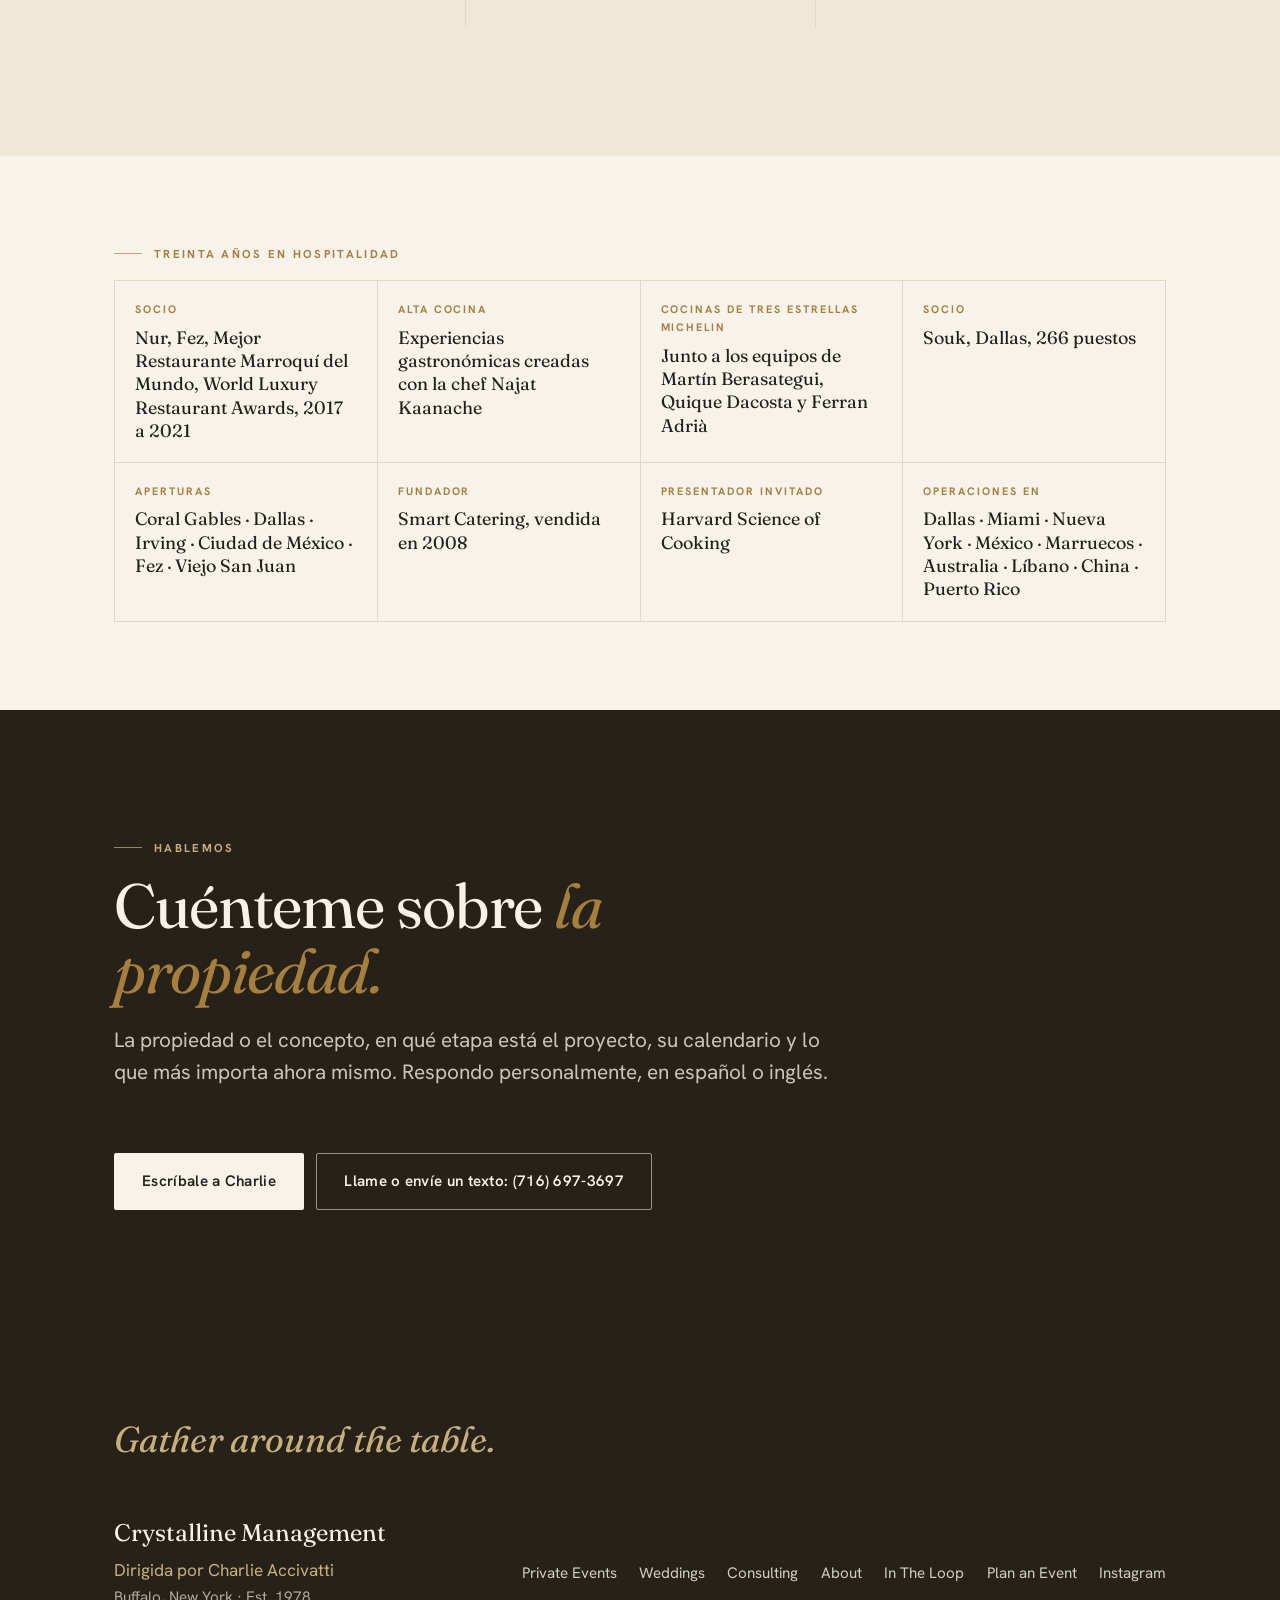
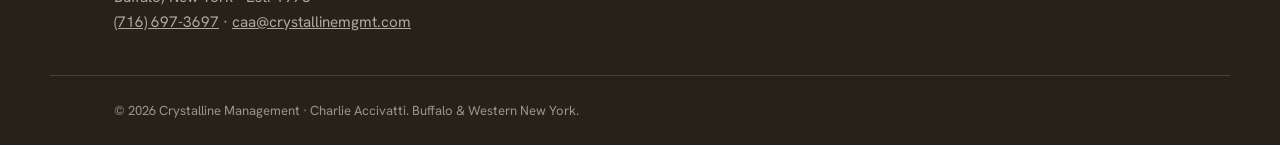
<file: es/consultoria.html>
<!DOCTYPE html>
<html lang="es">
<head>
  <meta charset="UTF-8" />
  <meta name="viewport" content="width=device-width, initial-scale=1.0" />
  <title>Consultoría en hospitalidad para restaurantes y hoteles boutique | Charlie Accivatti, Crystalline Management</title>
  <meta name="description" content="Aperturas de restaurantes, mejora operacional y formación en hospitalidad para dueños de restaurantes, hoteles boutique y administradores de activos, en español e inglés." />
  <meta name="author" content="Charlie Accivatti" />
  <link rel="canonical" href="https://crystallinemgmt.com/es/consultoria.html" />
  <meta name="theme-color" content="#F7F3EA" />

  <link rel="icon" href="/images/favicon.ico" sizes="any" />
  <link rel="icon" type="image/png" sizes="32x32" href="/images/favicon-32.png" />
  <link rel="icon" type="image/png" sizes="16x16" href="/images/favicon-16.png" />
  <link rel="apple-touch-icon" href="/images/apple-touch-icon.png" />

  <meta property="og:type" content="website" />
  <meta property="og:site_name" content="Crystalline Management" />
  <meta property="og:title" content="Consultoría en hospitalidad para restaurantes y hoteles boutique | Charlie Accivatti, Crystalline Management" />
  <meta property="og:description" content="Aperturas de restaurantes, mejora operacional y formación en hospitalidad para dueños de restaurantes, hoteles boutique y administradores de activos, en español e inglés." />
  <meta property="og:url" content="https://crystallinemgmt.com/es/consultoria.html" />
  <meta property="og:image" content="https://crystallinemgmt.com/images/og-cover.jpg" />
  <meta property="og:locale" content="es_PR" />
  <meta name="twitter:card" content="summary_large_image" />
  <meta name="twitter:title" content="Consultoría en hospitalidad para restaurantes y hoteles boutique | Charlie Accivatti, Crystalline Management" />
  <meta name="twitter:description" content="Aperturas de restaurantes, mejora operacional y formación en hospitalidad para dueños de restaurantes, hoteles boutique y administradores de activos, en español e inglés." />
  <meta name="twitter:image" content="https://crystallinemgmt.com/images/og-cover.jpg" />

  <link rel="preconnect" href="https://fonts.googleapis.com" />
  <link rel="preconnect" href="https://fonts.gstatic.com" crossorigin />
  <link href="https://fonts.googleapis.com/css2?family=Fraunces:ital,opsz,wght@0,9..144,400;0,9..144,500;0,9..144,600;1,9..144,400;1,9..144,500&family=Hanken+Grotesk:wght@400;500;600;700&display=swap" rel="stylesheet" />
  <link rel="stylesheet" href="/styles.css" />
  <link rel="stylesheet" href="/refresh.css" />
  <link rel="alternate" hreflang="en" href="https://crystallinemgmt.com/consulting.html" />
  <link rel="alternate" hreflang="es" href="https://crystallinemgmt.com/es/consultoria.html" />
  <script type="application/ld+json">
  {
    "@context": "https://schema.org",
    "@type": "ProfessionalService",
    "name": "Crystalline Management, consultoría en hospitalidad",
    "url": "https://crystallinemgmt.com/es/consultoria.html",
    "inLanguage": "es",
    "description": "Aperturas de restaurantes, mejora operacional y formación en hospitalidad, dirigidas por Charlie Accivatti.",
    "telephone": "+1-716-697-3697",
    "email": "caa@crystallinemgmt.com",
    "founder": { "@type": "Person", "name": "Charlie Accivatti" },
    "availableLanguage": ["Spanish", "English"],
    "areaServed": ["Puerto Rico", "United States"]
  }
  </script>
</head>

<body>
  <a class="skip-link" href="#main">Ir al contenido</a>
  <header class="site-header" id="siteHeader">
    <div class="wrap header-inner">
      <a class="brand" href="/" aria-label="Crystalline Management, inicio">
        <span class="brand-mark" aria-hidden="true"><img src="/images/ca-monogram.png" alt="" /></span>
        <span class="brand-text">Crystalline<span class="brand-sub">Charlie Accivatti · Consultoría</span></span>
      </a>
      <nav class="nav" aria-label="Principal">
        <button class="nav-toggle" id="navToggle" aria-expanded="false" aria-controls="navMenu">
          <span class="sr-only">Menú</span><span class="nav-bars" aria-hidden="true"></span>
        </button>
        <ul class="nav-menu" id="navMenu">
          <li><a href="#caso">El caso</a></li>
          <li><a href="#servicios">Servicios</a></li>
          <li><a href="/consulting.html" lang="en">English</a></li>
          <li><a class="nav-cta" href="mailto:caa@crystallinemgmt.com?subject=Consulta%20de%20consultor%C3%ADa">Escríbame</a></li>
        </ul>
      </nav>
    </div>
  </header>

  <main id="main">
    <section class="cs-hero-x" aria-labelledby="hero-es">
      <div class="wrap">
        <p class="hx-eyebrow">Consultoría en hospitalidad · En español e inglés · <a href="/consulting.html" lang="en" style="color:inherit;">Read in English</a></p>
        <h1 class="display" id="hero-es">Toda la casa, <em>trabajando con un solo plan.</em></h1>
        <p class="lead">Para dueños de restaurantes, hoteles boutique y administradores de activos que necesitan que una apertura salga bien o que una operación empiece a rendir. No entrego un informe y me voy. Trabajo junto a su equipo, en el piso, hasta que el plan se sostiene.</p>
        <div class="btn-row">
          <a class="btn btn-solid" href="mailto:caa@crystallinemgmt.com?subject=Consulta%20de%20consultor%C3%ADa">Hablemos de su proyecto</a>
          <a class="btn btn-ghost" href="#caso">Lea el caso</a>
        </div>
      </div>
    </section>

    <section class="sec sec--dark on-dark" id="caso" aria-labelledby="caso-title">
      <div class="wrap">
        <p class="kicker reveal">Caso</p>
        <article class="case reveal">
          <dl class="case-meta">
            <dt>Cliente</dt><dd>Hotel boutique de 31 habitaciones, Viejo San Juan, Puerto Rico</dd>
            <dt>Proyecto</dt><dd>Apertura de restaurante</dd>
            <dt>Dirigido por</dt><dd>Charlie Accivatti</dd>
            <dt>Equipo</dt><dd>Dueños, gerencia del hotel y cada departamento, incluido un consultor de coctelería galardonado</dd>
            <dt>Formación</dt><dd>Coaching en vivo y un currículo de ocho módulos</dd>
          </dl>
          <div>
            <h2 id="caso-title">Apertura del restaurante de un hotel boutique</h2>
            <div class="case-body">
              <p>Crystalline dirigió la apertura del nuevo restaurante de un hotel boutique. Charlie reunió a los dueños y a la gerencia del hotel con los equipos de cocina, bebidas, servicio, diseño, mercadeo, contabilidad y recursos humanos. Conectó las decisiones que cruzaban departamentos: cómo funcionaría el comedor en pleno servicio, qué exigía el menú de apertura en compras y personal, y qué podía sostener el presupuesto en cada fase. Dejó claro quién era responsable de cada decisión, les pidió cuentas a los equipos y los guió durante el servicio de apertura.</p>
            </div>
            <div class="case-dna">
              <h3>El ADN de hospitalidad de Crystalline</h3>
              <div class="case-body">
                <p>Charlie formó al equipo para notar lo que un huésped necesitaba, hacerse cargo de cada petición y darle seguimiento. Cuando un huésped preguntaba cómo estaban, la respuesta era “I’m happy.” Cuando un huésped hacía una petición respetuosa que el equipo podía cumplir, era “It’s Our Pleasure.” Charlie animó a cada persona a dejar brillar su individualidad. Reforzó el estándar con coaching en vivo y les entregó a los gerentes un currículo de hospitalidad de ocho módulos para darle continuidad.</p>
              </div>
            </div>
          </div>
        </article>
      </div>
    </section>

    <section class="sec" id="puerto-rico" aria-labelledby="pr-es">
      <div class="wrap split" style="align-items:start;">
        <div>
          <p class="kicker reveal">Puerto Rico y el Caribe</p>
          <h2 class="h2 reveal" id="pr-es">Estándares de la propiedad, <em>equipos de la isla.</em></h2>
        </div>
        <div class="prose reveal">
          <p>Muchos hoteles y restaurantes aquí tienen dueños o inversionistas fuera de la isla y equipos locales que los operan. Trabajo cómodo en ambos lados de esa mesa. Le rindo cuentas a la propiedad en el idioma de presupuestos y estándares, y formo al equipo en español, respetando cómo ya trabaja.</p>
          <p>El currículo de hospitalidad tiene una edición en español de Puerto Rico, para que el estándar se lea natural para quienes lo entregan.</p>
        </div>
      </div>
    </section>

    <section class="sec sec--cream" id="servicios" aria-labelledby="srv-es">
      <div class="wrap">
        <header class="sec-head reveal">
          <p class="kicker">Dónde ayudo</p>
          <h2 class="h2" id="srv-es">Aperturas, operaciones <em>y la gente que las dirige.</em></h2>
        </header>
        <div class="areas">
          <article class="area reveal">
            <p class="area-num">01</p>
            <h3 class="h3">Aperturas de restaurantes</h3>
            <p>Desde el concepto y el menú hasta los ensayos y el servicio de apertura. Conecto las decisiones que cruzan departamentos para que el menú, el personal y el presupuesto estén de acuerdo antes de que llegue el primer huésped.</p>
            <ul><li>Desarrollo de concepto y menú</li><li>Costeo y compras</li><li>Personal y documentos operacionales</li><li>Ensayos y servicio de apertura</li></ul>
          </article>
          <article class="area reveal">
            <p class="area-num">02</p>
            <h3 class="h3">Mejora operacional</h3>
            <p>Para lugares abiertos que saben que podrían funcionar mejor. Empiezo en el piso y en la cocina, encuentro dónde empiezan de verdad los problemas y le asigno un responsable a cada solución.</p>
            <ul><li>Flujo de servicio y experiencia del huésped</li><li>Menú, costeo y compras</li><li>Roles, responsabilidades y horarios</li><li>Coaching para gerentes</li></ul>
          </article>
          <article class="area reveal">
            <p class="area-num">03</p>
            <h3 class="h3">Formación en hospitalidad</h3>
            <p>Un estándar compartido que todo el equipo puede sostener. Coaching en vivo durante el servicio, más un currículo estructurado que sus gerentes siguen enseñando cuando me voy.</p>
            <ul><li>Coaching en vivo durante el servicio</li><li>Currículo de ocho módulos, en español e inglés</li><li>Formación de gerentes para darle continuidad</li></ul>
          </article>
        </div>
      </div>
    </section>

    <section class="sec" aria-labelledby="cr-es" style="padding-block:clamp(3.5rem,7vw,5.5rem);">
      <div class="wrap">
        <p class="kicker reveal" id="cr-es">Treinta años en hospitalidad</p>
        <div class="creds reveal">
          <div><p>Socio</p><p>Nur, Fez, Mejor Restaurante Marroquí del Mundo, World Luxury Restaurant Awards, 2017 a 2021</p></div>
          <div><p>Alta cocina</p><p>Experiencias gastronómicas creadas con la chef Najat Kaanache</p></div>
          <div><p>Cocinas de tres estrellas Michelin</p><p>Junto a los equipos de Martín Berasategui, Quique Dacosta y Ferran Adrià</p></div>
          <div><p>Socio</p><p>Souk, Dallas, 266 puestos</p></div>
          <div><p>Aperturas</p><p>Coral Gables · Dallas · Irving · Ciudad de México · Fez · Viejo San Juan</p></div>
          <div><p>Fundador</p><p>Smart Catering, vendida en 2008</p></div>
          <div><p>Presentador invitado</p><p>Harvard Science of Cooking</p></div>
          <div><p>Operaciones en</p><p>Dallas · Miami · Nueva York · México · Marruecos · Australia · Líbano · China · Puerto Rico</p></div>
        </div>
      </div>
    </section>

    <section class="sec sec--dark on-dark" id="contacto" aria-labelledby="ct-es">
      <div class="wrap">
        <header class="sec-head reveal">
          <p class="kicker">Hablemos</p>
          <h2 class="h2" id="ct-es">Cuénteme sobre <em>la propiedad.</em></h2>
          <p class="lead">La propiedad o el concepto, en qué etapa está el proyecto, su calendario y lo que más importa ahora mismo. Respondo personalmente, en español o inglés.</p>
        </header>
        <div class="btn-row reveal">
          <a class="btn btn-light" href="mailto:caa@crystallinemgmt.com?subject=Consulta%20de%20consultor%C3%ADa">Escríbale a Charlie</a>
          <a class="btn btn-outline-light" href="tel:+17166973697">Llame o envíe un texto: (716) 697-3697</a>
        </div>
      </div>
    </section>
  </main>

  <!-- ============ FOOTER ============ -->
  <footer class="site-footer">
    <p class="wrap footer-motto">Gather around the table.</p>
    <div class="wrap footer-inner">
      <div class="footer-brand">
        <p class="footer-name">Crystalline Management</p>
        <p class="footer-co">Dirigida por Charlie Accivatti</p>
        <p class="footer-loc">Buffalo, New York · Est. 1978</p>
        <p class="footer-loc">
          <a href="tel:+17166973697">(716) 697-3697</a> ·
          <a href="mailto:caa@crystallinemgmt.com" class="email" data-email="caa@crystallinemgmt.com" title="Click to copy">caa@crystallinemgmt.com</a>
        </p>
      </div>
      <div class="footer-links">
        <a href="/events.html" lang="en">Private Events</a>
        <a href="/weddings.html">Weddings</a>
        <a href="/consulting.html">Consulting</a>
        <a href="/about.html">About</a>
        <a href="/#waitlist">In The Loop</a>
        <a href="/#plan-an-event" data-inquiry="event" data-cta="Footer: Plan an Event">Plan an Event</a>
        <a href="https://www.instagram.com/accivatti" rel="noopener" target="_blank">Instagram</a>
      </div>
    </div>
    <div class="wrap footer-legal">
      <p>© <span id="year"></span> Crystalline Management · Charlie Accivatti. Buffalo &amp; Western New York.</p>
    </div>
  </footer>

  <script src="/script.js"></script>
  <script src="/inquiry.js"></script>
  <!-- Tally embed loader (inline forms + popups) -->
  <script>
    (function () {
      var d = document, w = "https://tally.so/widgets/embed.js",
        v = function () {
          if (typeof Tally !== "undefined") { Tally.loadEmbeds(); }
          else { d.querySelectorAll("iframe[data-tally-src]:not([src])").forEach(function (e) { e.src = e.dataset.tallySrc; }); }
        };
      if (typeof Tally !== "undefined") { v(); }
      else if (d.querySelector('script[src="' + w + '"]') == null) {
        var s = d.createElement("script"); s.src = w; s.onload = v; s.onerror = v; d.body.appendChild(s);
      }
    })();
  </script>
</body>
</html>
</file>
<file: styles.css>
/* ============================================================
   Crystalline Management — styles.css
   Palette : soft ivory / warm cream / deep charcoal / muted gold
   Type    : Fraunces (display)  +  Hanken Grotesk (text/utility)
   ============================================================ */

:root {
  --paper:      #F7F3EA;   /* soft ivory base            */
  --cream:      #EFE8D8;   /* warm cream alt sections    */
  --ink:        #23201A;   /* deep warm charcoal text    */
  --ink-soft:   #5A5347;   /* muted body text            */
  --gold:       #A67F3C;   /* muted gold accent          */
  --gold-soft:  #C9B07A;   /* light gold lines/tints     */
  --espresso:   #262219;   /* dark feature band          */
  --line:       #E0D7C4;   /* hairline on light          */

  --display: "Fraunces", Georgia, "Times New Roman", serif;
  --sans: "Hanken Grotesk", system-ui, -apple-system, Segoe UI, Roboto, sans-serif;

  --wrap: 1180px;
  --gutter: clamp(1.25rem, 5vw, 4rem);
  --radius: 2px;
}

/* ---------- Reset ---------- */
*, *::before, *::after { box-sizing: border-box; }
* { margin: 0; }
html { scroll-behavior: smooth; -webkit-text-size-adjust: 100%; }

body {
  font-family: var(--sans);
  background: var(--paper);
  color: var(--ink);
  line-height: 1.6;
  font-size: 1.0625rem;
  -webkit-font-smoothing: antialiased;
  text-rendering: optimizeLegibility;
}

img { display: block; max-width: 100%; height: auto; }
a { color: inherit; }
ul { list-style: none; padding: 0; }

/* Offset anchor jumps for the sticky header */
section[id], #top { scroll-margin-top: 88px; }

/* ---------- Helpers ---------- */
.wrap { width: 100%; max-width: var(--wrap); margin-inline: auto; padding-inline: var(--gutter); }
.sr-only, .skip-link {
  position: absolute; width: 1px; height: 1px; padding: 0; overflow: hidden;
  clip: rect(0 0 0 0); white-space: nowrap; border: 0;
}
.skip-link:focus {
  position: fixed; top: 12px; left: 12px; width: auto; height: auto; clip: auto;
  background: var(--ink); color: var(--paper); padding: .6rem 1rem; z-index: 200; border-radius: var(--radius);
}

.eyebrow {
  font-family: var(--sans);
  text-transform: uppercase;
  letter-spacing: .22em;
  font-size: .72rem;
  font-weight: 600;
  color: var(--gold);
  margin-bottom: 1rem;
}
.eyebrow-light { color: var(--gold-soft); }

.section-title {
  font-family: var(--display);
  font-weight: 400;
  font-optical-sizing: auto;
  font-size: clamp(2rem, 5vw, 3.25rem);
  line-height: 1.05;
  letter-spacing: -0.01em;
}
.section-title-light { color: var(--paper); }

.section-head { max-width: 40ch; margin-bottom: clamp(2.5rem, 5vw, 3.5rem); }

/* ---------- Buttons ---------- */
.btn {
  display: inline-block;
  font-family: var(--sans);
  font-weight: 600;
  font-size: .95rem;
  letter-spacing: .02em;
  text-decoration: none;
  padding: .95rem 1.7rem;
  border-radius: var(--radius);
  border: 1px solid transparent;
  cursor: pointer;
  transition: transform .25s ease, background-color .25s ease, color .25s ease, border-color .25s ease;
}
.btn-solid { background: var(--ink); color: var(--paper); }
.btn-solid:hover { background: var(--gold); transform: translateY(-2px); }
.btn-ghost { background: transparent; color: var(--ink); border-color: var(--ink); }
.btn-ghost:hover { background: var(--ink); color: var(--paper); transform: translateY(-2px); }
.btn-light { background: var(--paper); color: var(--ink); }
.btn-light:hover { background: var(--gold); color: var(--paper); transform: translateY(-2px); }

/* ============================================================
   HEADER
   ============================================================ */
.site-header {
  position: sticky; top: 0; z-index: 100;
  background: color-mix(in srgb, var(--paper) 88%, transparent);
  backdrop-filter: blur(8px);
  border-bottom: 1px solid transparent;
  transition: border-color .3s ease, background-color .3s ease;
}
.site-header.scrolled { border-bottom-color: var(--line); }
.header-inner { display: flex; align-items: center; justify-content: space-between; min-height: 72px; }

.brand { display: flex; align-items: center; gap: .65rem; text-decoration: none; color: var(--ink); }
.brand-mark { color: var(--gold); display: grid; place-items: center; }
.brand-mark img { height: 30px; width: auto; display: block; }
.brand-text { font-family: var(--display); font-size: 1.25rem; line-height: 1; display: flex; flex-direction: column; }
.brand-sub {
  font-family: var(--sans); font-size: .62rem; letter-spacing: .26em;
  text-transform: uppercase; color: var(--ink-soft); margin-top: 3px; font-weight: 600;
}

.nav-menu { display: flex; align-items: center; gap: 2rem; }
.nav-menu a { text-decoration: none; font-size: .95rem; font-weight: 500; color: var(--ink); position: relative; }
.nav-menu a:not(.nav-cta)::after {
  content: ""; position: absolute; left: 0; bottom: -5px; width: 0; height: 1px;
  background: var(--gold); transition: width .25s ease;
}
.nav-menu a:not(.nav-cta):hover::after { width: 100%; }
.nav-menu a.nav-cta { background: var(--ink); color: var(--paper); padding: .6rem 1.1rem; border-radius: var(--radius); }
.nav-menu a.nav-cta:hover { background: var(--gold); color: var(--paper); }

.nav-toggle {
  display: none; background: none; border: 0; cursor: pointer; width: 40px; height: 40px;
  position: relative; color: var(--ink);
}
.nav-bars, .nav-bars::before, .nav-bars::after {
  content: ""; position: absolute; left: 9px; width: 22px; height: 1.5px; background: currentColor;
  transition: transform .3s ease, opacity .3s ease;
}
.nav-bars { top: 50%; transform: translateY(-50%); }
.nav-bars::before { top: -7px; }
.nav-bars::after { top: 7px; }
.nav-toggle[aria-expanded="true"] .nav-bars { background: transparent; }
.nav-toggle[aria-expanded="true"] .nav-bars::before { transform: translateY(7px) rotate(45deg); }
.nav-toggle[aria-expanded="true"] .nav-bars::after { transform: translateY(-7px) rotate(-45deg); }

/* ============================================================
   HERO
   ============================================================ */
.hero { position: relative; padding-top: clamp(3rem, 8vw, 6rem); }
.hero-inner { text-align: left; max-width: 60rem; }
.hero-title {
  font-family: var(--display); font-weight: 400; font-optical-sizing: auto;
  font-size: clamp(2.6rem, 8vw, 5.5rem); line-height: 1.02; letter-spacing: -0.02em;
  margin-bottom: 1.5rem;
}
.hero-sub { font-size: clamp(1.05rem, 2.4vw, 1.35rem); color: var(--ink-soft); max-width: 36ch; margin-bottom: 2.25rem; }
.hero-actions { display: flex; flex-wrap: wrap; gap: 1rem; }

.hero-trust {
  display: flex; flex-wrap: wrap; align-items: center; gap: .5rem 1rem;
  margin-top: 2rem; font-size: .85rem; font-weight: 600; letter-spacing: .03em;
  color: var(--ink-soft);
}
.hero-trust span[aria-hidden="true"] { color: var(--gold-soft); }

.hero-figure {
  position: relative;
  margin-top: clamp(3rem, 7vw, 5rem);
  aspect-ratio: 16 / 7;
  border-radius: var(--radius);
  overflow: hidden;
}
.hero-figure img { width: 100%; height: 100%; object-fit: cover; }

/* ---------- Signature: fluted ravioli-edge divider ---------- */
.flute {
  height: 14px; width: 100%;
  background-image: radial-gradient(circle at 10px -4px, transparent 8px, var(--gold-soft) 8px, var(--gold-soft) 9px, transparent 9px);
  background-size: 20px 14px; background-repeat: repeat-x; opacity: .55;
  margin-top: clamp(3rem, 6vw, 4.5rem);
}
.flute-top, .flute-bottom { margin: 0; opacity: .9; }
.flute-top {
  background-image: radial-gradient(circle at 10px 18px, var(--espresso) 9px, transparent 9px),
                    radial-gradient(circle at 10px -4px, transparent 8px, var(--gold) 8px, var(--gold) 9px, transparent 9px);
}

/* ============================================================
   LEDE
   ============================================================ */
.lede { padding-block: clamp(4rem, 9vw, 7rem); }
.lede-text {
  font-family: var(--display); font-weight: 400; font-style: italic;
  font-size: clamp(1.4rem, 3.4vw, 2.15rem); line-height: 1.35;
  max-width: 48rem; color: var(--ink);
}

/* ============================================================
   SECTION BANDS
   ============================================================ */
.section-cream { background: var(--cream); }
.services, .about, .waitlist, .gallery, .contact { padding-block: clamp(4.5rem, 10vw, 8rem); }

/* ---------- Services ---------- */
.service-grid { display: grid; grid-template-columns: repeat(2, 1fr); gap: clamp(2rem, 5vw, 4rem); }
.service { border-top: 1px solid var(--line); padding-top: 1.6rem; }
.service h3 { font-family: var(--display); font-weight: 500; font-size: 1.6rem; margin-bottom: .7rem; }
.service p { color: var(--ink-soft); max-width: 44ch; }
.service-list { margin-top: .8rem; display: flex; flex-wrap: wrap; gap: .5rem .9rem; }
.service-list li {
  font-size: .85rem; font-weight: 600; letter-spacing: .02em; color: var(--ink);
  border: 1px solid var(--gold-soft); padding: .3rem .8rem; border-radius: 999px;
}
.service-link { margin-top: .9rem !important; }
.service-link a { color: var(--gold); font-weight: 600; font-size: .92rem; text-decoration: none; }
.service-link a:hover { text-decoration: underline; }
.workshops-lane {
  border-top: 1px solid var(--line); margin-top: clamp(2rem, 4vw, 3rem);
  padding-top: 1.6rem; display: flex; align-items: baseline; gap: 2rem; flex-wrap: wrap;
}
.workshops-lane h3 { font-family: var(--display); font-weight: 500; font-size: 1.4rem; white-space: nowrap; }
.workshops-lane p { color: var(--ink-soft); max-width: 52ch; }

/* ---------- About ---------- */
.about-inner { display: grid; grid-template-columns: 0.9fr 1.1fr; gap: clamp(2.5rem, 6vw, 5rem); align-items: start; }
.about-figure { aspect-ratio: 4 / 5; border-radius: var(--radius); overflow: hidden; position: sticky; top: 96px; isolation: isolate; }
.about-figure img { width: 100%; height: 100%; object-fit: cover; }
.about-copy p { color: var(--ink-soft); margin-top: 1.2rem; max-width: 56ch; }
.about-copy .section-title { margin-bottom: .5rem; }
.signature { font-family: var(--display); font-style: italic; font-size: 1.25rem; color: var(--ink) !important; margin-top: 1.8rem !important; }

/* ---------- Featured Experiences (dark) ---------- */
.section-dark { background: var(--espresso); color: var(--paper); position: relative; }
.experiences { padding-block: clamp(5rem, 10vw, 8.5rem); }
.exp-grid { display: grid; grid-template-columns: repeat(4, 1fr); gap: 1.5rem; }
.exp-card { background: color-mix(in srgb, var(--paper) 5%, transparent); border-radius: var(--radius); overflow: hidden; transition: transform .35s ease; }
.exp-card:hover { transform: translateY(-6px); }
.exp-media { position: relative; aspect-ratio: 3 / 4; overflow: hidden; }
.exp-media img { width: 100%; height: 100%; object-fit: cover; transition: transform .6s ease; }
.exp-card:hover .exp-media img { transform: scale(1.05); }
.exp-body { padding: 1.4rem 1.3rem 1.6rem; }
.exp-body h3 { font-family: var(--display); font-weight: 500; font-size: 1.35rem; margin-bottom: .4rem; }
.exp-body p { color: color-mix(in srgb, var(--paper) 72%, transparent); font-size: .95rem; }

/* ---------- Pop-Up Pizza ---------- */
.popup { position: relative; padding-block: clamp(5rem, 10vw, 8.5rem); }
.popup-inner { display: grid; grid-template-columns: 1.05fr 0.95fr; gap: clamp(2.5rem, 6vw, 5rem); align-items: center; }
.popup-copy .section-title { margin-bottom: 1.4rem; }
.popup-copy p { color: color-mix(in srgb, var(--paper) 78%, transparent); margin-top: 1.1rem; max-width: 52ch; }
.popup-trust { font-size: .95rem; color: color-mix(in srgb, var(--paper) 66%, transparent) !important; border-left: 2px solid var(--gold); padding-left: 1rem; }
.popup-copy .btn { margin-top: 1.8rem; }
.popup-figure { aspect-ratio: 4 / 5; border-radius: var(--radius); overflow: hidden; position: relative; }
.popup-figure img { width: 100%; height: 100%; object-fit: cover; }
.popup-proof { margin-top: clamp(2.5rem, 6vw, 4rem); max-width: 900px; margin-left: auto; margin-right: auto; text-align: center; }
.popup-proof img { width: 100%; aspect-ratio: 3 / 2; object-fit: cover; border-radius: 50%; }
.popup-proof figcaption { margin-top: 1rem; font-size: .82rem; letter-spacing: .04em; text-transform: uppercase; text-align: center; color: color-mix(in srgb, var(--paper) 58%, transparent); }

/* ============================================================
   FORMS  (Waitlist + Contact)
   ============================================================ */
.waitlist-inner, .contact-inner {
  display: grid; grid-template-columns: 1fr 1fr; gap: clamp(2.5rem, 6vw, 5rem); align-items: start;
}
.waitlist-copy p, .contact-copy p { color: var(--ink-soft); margin-top: 1.1rem; max-width: 42ch; }
.contact-details { margin-top: 1.6rem; font-style: normal; line-height: 1.7; }
.contact-details a { color: var(--gold); }

/* Email copy-to-clipboard feedback */
.email { position: relative; cursor: pointer; }
.email.copied::after {
  content: "Copied to clipboard";
  position: absolute; left: 0; top: 100%; margin-top: .35rem;
  font-size: .7rem; font-weight: 600; letter-spacing: .06em; text-transform: uppercase;
  color: var(--gold); white-space: nowrap; pointer-events: none;
}

.card { background: var(--paper); border: 1px solid var(--line); border-radius: var(--radius); padding: clamp(1.6rem, 3vw, 2.4rem); }
.form { display: grid; grid-template-columns: 1fr 1fr; gap: 1.1rem 1.2rem; }
.field { display: flex; flex-direction: column; }
.field-full { grid-column: 1 / -1; }
.form label { font-size: .8rem; font-weight: 600; letter-spacing: .04em; text-transform: uppercase; color: var(--ink); margin-bottom: .45rem; }
.form input, .form select, .form textarea {
  font-family: var(--sans); font-size: 1rem; color: var(--ink);
  background: var(--paper); border: 1px solid var(--line); border-radius: var(--radius);
  padding: .8rem .9rem; transition: border-color .2s ease, box-shadow .2s ease;
}
.form input:focus, .form select:focus, .form textarea:focus {
  outline: none; border-color: var(--gold); box-shadow: 0 0 0 3px color-mix(in srgb, var(--gold) 22%, transparent);
}
.form textarea { resize: vertical; }
.form-submit { justify-self: start; margin-top: .4rem; }
.form-status { font-size: .92rem; color: var(--ink-soft); min-height: 1.2em; }
.form-status.is-error { color: #9b3b2e; }
.form-status.is-ok { color: var(--gold); }

/* Button-style CTA cards (link out to Google Form) */
.form-cta { display: flex; flex-direction: column; align-items: flex-start; gap: 1.3rem; }
.form-cta-text { color: var(--ink-soft); font-size: 1.05rem; }
.form-cta-note { font-size: .9rem; color: var(--ink-soft); }
.form-cta-note a { color: var(--gold); }
.form-cta .tally-embed { width: 100%; align-self: stretch; border: 0; display: block; min-height: 200px; background: transparent; }

/* ============================================================
   TESTIMONIALS
   ============================================================ */
.tm {
  background: var(--ink);
  color: var(--paper);
  padding: clamp(4.5rem, 9vw, 8rem) clamp(1.25rem, 5vw, 3rem);
}
.tm-head { max-width: 60ch; margin: 0 auto clamp(2.75rem, 6vw, 4.25rem); text-align: center; }
.tm-eyebrow {
  font-family: var(--sans);
  font-weight: 600; font-size: .72rem; letter-spacing: .24em; text-transform: uppercase;
  color: var(--gold-soft); margin: 0 0 1rem;
}
.tm-title {
  font-family: var(--display);
  font-weight: 480; font-size: clamp(1.9rem, 4.4vw, 2.95rem); line-height: 1.08;
  letter-spacing: -.005em; margin: 0; color: var(--paper);
}
.tm-source {
  font-family: var(--sans);
  font-weight: 400; font-size: .95rem; line-height: 1.6; color: color-mix(in srgb, var(--paper) 72%, transparent);
  margin: 1.4rem auto 0; max-width: 50ch;
}
.tm-grid {
  max-width: 1120px; margin: 0 auto;
  display: grid; grid-template-columns: repeat(3, 1fr); gap: clamp(1rem, 2.2vw, 1.5rem);
  align-items: start;
}
.tm-card {
  background: rgba(247, 243, 234, .04);
  border: 1px solid rgba(201, 162, 75, .22);
  border-radius: 16px;
  padding: clamp(1.5rem, 2.4vw, 2rem);
}
.tm-card--accent {
  display: flex; flex-direction: column; justify-content: center;
  background: rgba(201, 162, 75, .10);
  border-color: rgba(201, 162, 75, .4);
}
.tm-stars { color: var(--gold-soft); font-size: .85rem; letter-spacing: .18em; margin: 0 0 1rem; }
.tm-quote {
  font-family: var(--display); font-weight: 400; font-style: italic;
  font-size: 1.075rem; line-height: 1.5; color: var(--paper); margin: 0 0 1.25rem;
}
.tm-card--accent .tm-quote {
  font-size: clamp(1.5rem, 2.6vw, 1.9rem); font-style: normal; font-weight: 450;
  line-height: 1.2; margin-bottom: 1rem; color: var(--paper);
}
.tm-name {
  font-family: var(--sans);
  font-weight: 600; font-size: .78rem; letter-spacing: .1em; text-transform: uppercase;
  color: var(--gold-soft); margin: 0;
}
.tm-cta {
  text-align: center;
  padding: clamp(2.5rem, 5vw, 4rem) clamp(1.25rem, 5vw, 3rem) 0;
}

/* ── Feature quote band ── */
.fq {
  background: var(--ink);
  padding: clamp(4rem, 8vw, 7rem) clamp(1.25rem, 5vw, 3rem);
  text-align: center;
}
.fq-inner {
  max-width: 680px;
  margin: 0 auto;
}
.fq-stars {
  color: var(--gold-soft);
  font-size: .85rem;
  letter-spacing: .25em;
  margin: 0 0 1.5rem;
}
.fq-quote {
  font-family: var(--display);
  font-weight: 400;
  font-style: italic;
  font-size: clamp(1.35rem, 3vw, 1.95rem);
  line-height: 1.4;
  color: var(--paper);
  margin: 0 0 1.5rem;
}
.fq-attr {
  font-family: var(--sans);
  font-size: .74rem;
  font-weight: 600;
  letter-spacing: .18em;
  text-transform: uppercase;
  color: var(--gold-soft);
  opacity: .65;
  margin: 0;
}

/* ============================================================
   GALLERY
   ============================================================ */
.gallery-grid {
  display: grid; grid-template-columns: repeat(3, 1fr); gap: 8px;
  padding-inline: var(--gutter); max-width: 1400px; margin-inline: auto; margin-top: 2.5rem;
}
.g-item { position: relative; aspect-ratio: 1 / 1; overflow: hidden; border-radius: var(--radius); }
.g-item img { width: 100%; height: 100%; object-fit: cover; transition: transform .6s ease; }
.g-item:hover img { transform: scale(1.06); }
.g-item figcaption {
  position: absolute; bottom: 0; left: 0; right: 0;
  background: linear-gradient(transparent, rgba(35, 32, 26, .68));
  color: var(--paper); padding: 2rem .75rem .55rem;
  font-family: var(--sans); font-size: .64rem; font-weight: 600;
  letter-spacing: .14em; text-transform: uppercase; pointer-events: none;
}

/* ============================================================
   PORTFOLIO
   ============================================================ */
.pf {
  background: var(--paper);
  padding: clamp(4.5rem, 9vw, 8rem) clamp(1.25rem, 5vw, 3rem);
  color: var(--ink);
}
.pf-head { max-width: 62ch; margin: 0 auto clamp(3rem, 6vw, 4.75rem); text-align: center; }
.pf-eyebrow {
  font-family: var(--sans);
  font-weight: 600; font-size: .72rem; letter-spacing: .24em; text-transform: uppercase;
  color: var(--gold); margin: 0 0 1rem;
}
.pf-title {
  font-family: var(--display);
  font-weight: 480; font-size: clamp(2rem, 4.6vw, 3.15rem); line-height: 1.07;
  letter-spacing: -.005em; margin: 0; color: var(--ink);
}
.pf-title::after {
  content: ""; display: block; width: 54px; height: 2px; margin: 1.5rem auto 0;
  background: var(--gold); opacity: .7;
}
.pf-proof {
  font-family: var(--sans); font-weight: 600; font-size: .88rem; letter-spacing: .03em;
  color: var(--gold); margin: .9rem auto 0; max-width: 54ch; text-align: center;
}
.pf-lede {
  font-family: var(--sans);
  font-weight: 400; font-size: 1.075rem; line-height: 1.75; color: var(--ink-soft);
  margin: 1.75rem auto 0; max-width: 58ch;
}
.pf-travel {
  font-family: var(--sans);
  font-weight: 600; font-size: .74rem; letter-spacing: .18em; text-transform: uppercase;
  color: var(--gold); margin: 1.4rem 0 0;
}
.pf-band { margin: clamp(2rem, 4.5vw, 3.5rem) auto 0; }
.pf-band--wide { max-width: 1180px; }
.pf-band--inset { max-width: 880px; }
.pf-band img {
  width: 100%; height: auto; display: block; border-radius: 16px;
  box-shadow: 0 22px 60px -28px rgba(42, 32, 20, .55);
}
.pf-cap {
  font-family: var(--sans);
  font-weight: 600; font-size: .72rem; letter-spacing: .16em; text-transform: uppercase;
  color: var(--gold); text-align: center; margin: 1rem 0 0;
}
.pf-detail {
  display: grid; grid-template-columns: minmax(0, 1.05fr) minmax(0, 1fr);
  gap: clamp(1.75rem, 4vw, 3.5rem); align-items: center;
  max-width: 1080px; margin: clamp(3rem, 6vw, 5rem) auto 0;
}
.pf-detail-fig { margin: 0; }
.pf-detail-fig img {
  width: 100%; height: auto; display: block; border-radius: 18px;
  box-shadow: 0 26px 64px -30px rgba(42, 32, 20, .6);
}
.pf-detail-cap {
  font-family: var(--display); font-weight: 460; font-style: italic;
  font-size: clamp(1.35rem, 2.4vw, 1.75rem); line-height: 1.25; color: var(--ink);
  margin: .7rem 0 0;
}
.pf-detail-note {
  font-family: var(--sans); font-weight: 400;
  font-size: 1rem; line-height: 1.7; color: var(--ink-soft); margin: 1.1rem 0 0; max-width: 34ch;
}

/* ============================================================
   FOOTER
   ============================================================ */
.site-footer { background: var(--espresso); color: var(--paper); padding-block: clamp(3rem, 6vw, 4.5rem) 1.5rem; }
.footer-motto {
  font-family: var(--display); font-style: italic; font-weight: 400;
  font-size: clamp(1.5rem, 3.5vw, 2.25rem); color: var(--gold-soft);
  padding-bottom: clamp(2rem, 4vw, 2.75rem);
}
.footer-inner { display: flex; flex-wrap: wrap; justify-content: space-between; gap: 2rem; padding-bottom: 2.5rem; border-bottom: 1px solid color-mix(in srgb, var(--paper) 14%, transparent); }
.footer-name { font-family: var(--display); font-size: 1.5rem; }
.footer-co { color: var(--gold-soft); margin-top: .2rem; }
.footer-loc { color: color-mix(in srgb, var(--paper) 65%, transparent); font-size: .95rem; }
.footer-links { display: flex; flex-wrap: wrap; gap: 1.4rem; align-items: center; }
.footer-links a { text-decoration: none; font-size: .95rem; color: color-mix(in srgb, var(--paper) 82%, transparent); }
.footer-links a:hover { color: var(--gold-soft); }
.footer-legal { padding-top: 1.5rem; }
.footer-legal p { font-size: .82rem; color: color-mix(in srgb, var(--paper) 55%, transparent); }
.footer-legal a { color: color-mix(in srgb, var(--paper) 82%, transparent); text-decoration: none; }
.footer-legal a:hover { color: var(--gold-soft); }

/* ============================================================
   AUTHORITY STRIP
   ============================================================ */
.auth-strip {
  background: var(--cream);
  border-top: 1px solid var(--line);
  border-bottom: 1px solid var(--line);
  padding: 1.6rem clamp(1.25rem, 5vw, 3rem);
}
.auth-strip-inner {
  max-width: var(--wrap); margin: 0 auto;
  display: flex; flex-wrap: wrap; align-items: center;
  justify-content: center; gap: .75rem 3.5rem;
}
.auth-item { text-align: center; }
.auth-item-label {
  font-family: var(--sans); font-size: .62rem; font-weight: 600;
  letter-spacing: .22em; text-transform: uppercase;
  color: var(--gold); margin: 0 0 .3rem;
}
.auth-item-name {
  font-family: var(--display); font-weight: 400; font-size: 1rem;
  color: var(--ink); margin: 0; line-height: 1.3;
}
.auth-dot {
  width: 4px; height: 4px; border-radius: 50%;
  background: var(--gold-soft); opacity: .45; flex-shrink: 0;
  display: block;
}
@media (max-width: 640px) {
  .auth-dot { display: none; }
  .auth-strip-inner { gap: 1.5rem 2rem; }
}

/* ============================================================
   IMAGE PLACEHOLDERS (graceful before real photos arrive)
   ============================================================ */
.img-ph {
  position: absolute; inset: 0;
  background:
    repeating-linear-gradient(45deg, transparent 0 14px, color-mix(in srgb, var(--gold-soft) 18%, transparent) 14px 15px),
    var(--cream);
  display: grid; place-items: center;
}
.section-dark .img-ph, .exp-media.img-ph { background:
    repeating-linear-gradient(45deg, transparent 0 14px, color-mix(in srgb, var(--gold) 22%, transparent) 14px 15px),
    #322c22; }
.img-ph::after {
  content: attr(data-label); font-family: var(--sans); font-size: .78rem; letter-spacing: .04em;
  color: var(--ink-soft); padding: .5rem 1rem; text-align: center;
}
.section-dark .img-ph::after { color: var(--gold-soft); }

/* ============================================================
   MOTION / REVEAL
   ============================================================ */
.reveal { opacity: 0; transform: translateY(18px); transition: opacity .7s ease, transform .7s ease; }
.reveal.in { opacity: 1; transform: none; }

:focus-visible { outline: 2px solid var(--gold); outline-offset: 3px; border-radius: var(--radius); }

@media (prefers-reduced-motion: reduce) {
  html { scroll-behavior: auto; }
  .reveal { opacity: 1; transform: none; transition: none; }
  * { animation-duration: .001ms !important; transition-duration: .001ms !important; }
}

/* ============================================================
   RESPONSIVE
   ============================================================ */
@media (max-width: 980px) {
  .exp-grid { grid-template-columns: repeat(2, 1fr); }
  .tm-grid { grid-template-columns: repeat(2, 1fr); }
  .about-inner { grid-template-columns: 1fr; }
  .about-figure { position: static; aspect-ratio: 16 / 10; max-height: 460px; }
}

@media (max-width: 900px) {
  .nav-toggle { display: block; }
  .nav-menu {
    position: fixed; inset: 72px 0 auto 0; flex-direction: column; gap: 0; align-items: stretch;
    background: var(--paper); border-bottom: 1px solid var(--line);
    padding: .5rem var(--gutter) 1.5rem; transform: translateY(-120%); transition: transform .35s ease;
    box-shadow: 0 20px 40px -28px rgba(0,0,0,.4);
  }
  .nav-menu.open { transform: translateY(0); }
  .nav-menu li { border-top: 1px solid var(--line); }
  .nav-menu li:first-child { border-top: 0; }
  .nav-menu a { display: block; padding: 1rem 0; font-size: 1.05rem; }
  .nav-cta { text-align: center; margin-top: .8rem; padding: .9rem 1.1rem; }
  .nav-menu a:not(.nav-cta)::after { display: none; }
}

@media (max-width: 760px) {
  .service-grid { grid-template-columns: 1fr; gap: 1.5rem; }
  .popup-inner { grid-template-columns: 1fr; }
  .popup-figure { aspect-ratio: 16 / 11; }
  .exp-grid { grid-template-columns: 1fr; }
  .tm-grid { grid-template-columns: 1fr; }
  .pf-detail { grid-template-columns: 1fr; }
  .pf-detail-text { order: 2; }
  .gallery-grid { grid-template-columns: repeat(2, 1fr); }
  .waitlist-inner, .contact-inner { grid-template-columns: 1fr; }
  .form { grid-template-columns: 1fr; }
  .hero-figure { aspect-ratio: 4 / 3; }
}

@media (max-width: 420px) {
  .gallery-grid { grid-template-columns: 1fr; }
  .btn { width: 100%; text-align: center; }
}
</file>
<file: refresh.css>
/* ============================================================
   Crystalline Management — refresh.css (Nov 2026)
   Loaded after styles.css. Editorial layer: bigger display type,
   generous space, photo-led sections, inquiry dialogs.
   ============================================================ */

:root {
  --ember: #9E4A2A;          /* live-fire accent */
  --ember-soft: #E3B79C;
  --measure: 62ch;
  --section-y: clamp(4.5rem, 10vw, 8rem);
}

body { font-size: 1.075rem; line-height: 1.65; }

/* ---------- Header / nav ---------- */
.brand-text { font-size: 1.22rem; letter-spacing: -.005em; }
.nav-menu { gap: 1.6rem; }
.nav-menu a { font-size: .93rem; }
.nav-menu a[aria-current="page"]:not(.nav-cta)::after { width: 100%; }
@media (max-width: 900px) {
  .nav-menu { max-height: calc(100svh - 72px); overflow-y: auto; }
  .nav-menu a.nav-cta { margin-top: 1rem; }
  .nav-menu .nav-secondary a { color: var(--ink-soft); }
}

/* ---------- Type ---------- */
.display {
  font-family: var(--display); font-weight: 400; font-optical-sizing: auto;
  letter-spacing: -.022em; line-height: 1.02;
}
.display em, .h2 em, .h3 em { font-style: italic; color: var(--gold); }
.h2 {
  font-family: var(--display); font-weight: 400; font-optical-sizing: auto;
  font-size: clamp(2.15rem, 5.4vw, 3.9rem); line-height: 1.04; letter-spacing: -.018em;
}
.h3 {
  font-family: var(--display); font-weight: 400; font-size: clamp(1.45rem, 2.6vw, 1.9rem);
  line-height: 1.12; letter-spacing: -.01em;
}
.kicker {
  font-family: var(--sans); font-size: .72rem; font-weight: 700; letter-spacing: .2em;
  text-transform: uppercase; color: var(--gold); margin-bottom: 1.1rem;
  display: flex; align-items: center; gap: .75rem;
}
.kicker::before { content: ""; width: 28px; height: 1px; background: currentColor; opacity: .7; }
.on-dark .kicker { color: var(--gold-soft); }
.prose p + p { margin-top: 1.1rem; }
.prose { max-width: var(--measure); color: var(--ink-soft); }
.on-dark .prose { color: color-mix(in srgb, var(--paper) 78%, transparent); }
.lead { font-size: clamp(1.12rem, 2vw, 1.3rem); line-height: 1.55; color: var(--ink-soft); }
.caption {
  font-size: .74rem; font-weight: 600; letter-spacing: .12em; text-transform: uppercase;
  color: var(--ink-soft); margin-top: .8rem;
}
.on-dark .caption { color: color-mix(in srgb, var(--paper) 60%, transparent); }
.text-link {
  font-weight: 600; text-decoration: none; color: var(--ink);
  border-bottom: 1px solid var(--gold); padding-bottom: 2px; transition: color .2s ease;
}
.text-link:hover { color: var(--gold); }
.on-dark .text-link { color: var(--paper); border-color: var(--gold-soft); }

/* ---------- Sections ---------- */
.sec { padding-block: var(--section-y); position: relative; }
.sec--cream { background: var(--cream); }
.sec--dark { background: var(--espresso); color: var(--paper); }
.sec--ember { background: #2A1D16; color: var(--paper); }
.sec-head { max-width: 46rem; margin-bottom: clamp(2.5rem, 5vw, 4rem); }
.sec-head .lead { margin-top: 1.25rem; }
.on-dark .lead { color: color-mix(in srgb, var(--paper) 78%, transparent); }

/* ---------- Buttons ---------- */
.btn { text-align: center; }
.btn-gold { background: var(--gold); color: #fff; }
.btn-gold:hover { background: var(--ink); color: var(--paper); transform: translateY(-2px); }
.btn-outline-light { background: transparent; color: var(--paper); border-color: color-mix(in srgb, var(--paper) 55%, transparent); }
.btn-outline-light:hover { background: var(--paper); color: var(--ink); transform: translateY(-2px); }
.btn-row { display: flex; flex-wrap: wrap; gap: .75rem; }

/* ============================================================
   HOME HERO (photo-led, both offers on first screen)
   ============================================================ */
.hx { display: grid; grid-template-columns: minmax(0, 1fr) minmax(0, 1.12fr); min-height: calc(100svh - 72px); max-height: 940px; }
.hx-copy {
  display: flex; flex-direction: column; justify-content: center;
  padding: clamp(2.5rem, 6vw, 5rem) clamp(1.5rem, 5vw, 4.5rem);
  padding-left: max(var(--gutter), calc((100vw - var(--wrap)) / 2 + var(--gutter)));
}
.hx-eyebrow { font-size: .72rem; font-weight: 700; letter-spacing: .2em; text-transform: uppercase; color: var(--gold); margin-bottom: 1.4rem; }
.hx-title { font-size: clamp(2.7rem, 5vw, 4.6rem); margin-bottom: 1.5rem; }
.hx-sub { font-size: clamp(1.05rem, 1.6vw, 1.22rem); color: var(--ink-soft); max-width: 34rem; margin-bottom: 2.2rem; }
.hx-actions { display: flex; flex-wrap: wrap; gap: .75rem; }
.hx-note { margin-top: 1.75rem; font-size: .85rem; color: var(--ink-soft); }
.hx-note strong { color: var(--ink); font-weight: 600; }
.hx-figure { position: relative; margin: 0; overflow: hidden; background: #1d1a15; }
.hx-figure img { position: absolute; inset: 0; width: 100%; height: 100%; object-fit: cover; object-position: 45% 55%; }
.hx-figure figcaption {
  position: absolute; left: 1.25rem; bottom: 1.1rem; right: 1.25rem;
  color: #fff; font-size: .72rem; font-weight: 600; letter-spacing: .14em; text-transform: uppercase;
  text-shadow: 0 1px 8px rgba(0,0,0,.6);
}
.hx-figure::after { content: ""; position: absolute; inset: auto 0 0 0; height: 30%; background: linear-gradient(transparent, rgba(0,0,0,.45)); pointer-events: none; }

@media (max-width: 900px) {
  .hx { grid-template-columns: 1fr; min-height: 0; max-height: none; }
  .hx-figure { order: -1; aspect-ratio: 5 / 4; max-height: 44svh; width: 100%; }
  .hx-figure img { object-position: 42% 55%; }
  .hx-copy { padding: 1.6rem var(--gutter) 2.6rem; }
  .hx-eyebrow { margin-bottom: .9rem; }
  .hx-title { font-size: clamp(2.35rem, 10.5vw, 3.4rem); margin-bottom: 1rem; }
  .hx-sub { margin-bottom: 1.5rem; font-size: 1.02rem; }
  .hx-actions .btn { flex: 1 1 0; padding: .95rem .5rem; min-width: 0; white-space: nowrap; font-size: .92rem; }
  .hx-title { max-width: none; }
}
@media (max-width: 420px) { .hx-actions .btn { width: auto; } }

/* ---------- Two paths ---------- */
.paths { display: grid; grid-template-columns: 1fr 1fr; gap: clamp(1rem, 3vw, 2rem); }
.path {
  display: flex; flex-direction: column; gap: 1rem; padding: clamp(1.75rem, 4vw, 2.75rem);
  background: var(--paper); border: 1px solid var(--line); position: relative;
}
.path--dark { background: var(--espresso); color: var(--paper); border-color: var(--espresso); }
.path-tag { font-size: .7rem; font-weight: 700; letter-spacing: .2em; text-transform: uppercase; color: var(--gold); }
.path--dark .path-tag { color: var(--gold-soft); }
.path p { color: var(--ink-soft); max-width: 46ch; }
.path--dark p { color: color-mix(in srgb, var(--paper) 75%, transparent); }
.path .btn-row { margin-top: auto; padding-top: .75rem; align-items: center; gap: 1.25rem; }
@media (max-width: 760px) { .paths { grid-template-columns: 1fr; } }

/* ============================================================
   FEATURED WEDDING
   ============================================================ */
.fw-grid { display: grid; grid-template-columns: 1.25fr 1fr; gap: clamp(2rem, 5vw, 4.5rem); align-items: start; }
.fw-photos { display: grid; grid-template-columns: 1.4fr 1fr; grid-template-rows: auto auto; gap: .75rem; }
.fw-photos figure { margin: 0; overflow: hidden; background: var(--cream); }
.fw-photos img { width: 100%; height: 100%; object-fit: cover; }
.fw-photos .fw-a { grid-row: 1 / span 2; aspect-ratio: 4 / 5; }
.fw-photos .fw-a img { object-position: 45% 50%; }
.fw-photos .fw-b, .fw-photos .fw-c { aspect-ratio: 1 / 1; }
.fw-photos .fw-c img { object-position: 50% 35%; }
.fw-wide { grid-column: 1 / -1; aspect-ratio: 21 / 7; }
.fw-wide img { object-position: 50% 60%; }
.fw-facts { display: grid; grid-template-columns: repeat(2, 1fr); gap: 1px; background: var(--line); border: 1px solid var(--line); margin: 1.75rem 0; }
.fw-facts div { background: var(--paper); padding: 1rem 1.1rem; }
.sec--cream .fw-facts div { background: var(--cream); }
.fw-num { font-family: var(--display); font-size: 1.9rem; line-height: 1; }
.fw-lbl { font-size: .74rem; font-weight: 600; letter-spacing: .08em; text-transform: uppercase; color: var(--ink-soft); margin-top: .35rem; }
.plate-title { font-family: var(--display); font-size: 1.35rem; margin: 2rem 0 .9rem; }
.plate-list { display: grid; gap: .1rem; }
.plate-list li { position: relative; padding: .75rem 0 .75rem 2rem; border-top: 1px solid var(--line); color: var(--ink-soft); }
.plate-list li::before {
  content: ""; position: absolute; left: .2rem; top: 1.25rem; width: 12px; height: 7px;
  border-left: 1.5px solid var(--gold); border-bottom: 1.5px solid var(--gold); transform: rotate(-45deg);
}
.fw-quote { margin-top: 2.25rem; padding: 1.75rem 0 0; border-top: 2px solid var(--ink); }
.fw-quote blockquote { font-family: var(--display); font-style: italic; font-size: clamp(1.25rem, 2.2vw, 1.55rem); line-height: 1.4; }
.fw-quote figcaption { margin-top: .9rem; font-size: .76rem; font-weight: 700; letter-spacing: .14em; text-transform: uppercase; color: var(--gold); }
.stars { color: var(--gold); letter-spacing: .15em; font-size: .9rem; margin-bottom: .6rem; }
@media (max-width: 900px) {
  .fw-grid { grid-template-columns: 1fr; }
  .fw-wide { aspect-ratio: 16 / 8; }
}

/* ============================================================
   EVENT FORMATS
   ============================================================ */
.formats { display: grid; grid-template-columns: repeat(3, 1fr); gap: clamp(1.25rem, 3vw, 2rem); }
.format { display: flex; flex-direction: column; text-decoration: none; color: inherit; }
.format figure { margin: 0 0 1.25rem; aspect-ratio: 4 / 5; overflow: hidden; background: var(--cream); }
.format img { width: 100%; height: 100%; object-fit: cover; transition: transform .8s ease; }
.format:hover img { transform: scale(1.03); }
.format .path-tag { margin-bottom: .5rem; }
.format p { color: var(--ink-soft); margin-top: .65rem; }
.format .more { margin-top: 1rem; font-weight: 600; font-size: .95rem; }
.format .more span { border-bottom: 1px solid var(--gold); padding-bottom: 2px; }
@media (max-width: 900px) {
  .formats { grid-template-columns: 1fr; gap: 2.75rem; }
  .format figure { aspect-ratio: 3 / 2; }
}

/* ============================================================
   LIVE-FIRE PIZZA + PERSONAL NOTE
   ============================================================ */
.pz-grid { display: grid; grid-template-columns: 1fr 1fr; gap: clamp(2rem, 5vw, 4.5rem); align-items: center; }
.pz-photos { display: grid; grid-template-columns: 1fr 1fr; gap: .75rem; }
.pz-photos figure { margin: 0; overflow: hidden; }
.pz-photos img { width: 100%; height: 100%; object-fit: cover; }
.pz-photos .pz-a { grid-column: 1 / -1; aspect-ratio: 3 / 2; }
.pz-photos .pz-b, .pz-photos .pz-c { aspect-ratio: 4 / 5; }
.pz-photos .pz-b img { object-position: 50% 20%; }
.pz-copy .h2 em { color: var(--ember-soft); }
.pz-copy .kicker { color: var(--ember-soft); }
.pz-facts { display: flex; flex-wrap: wrap; gap: .5rem; margin: 1.6rem 0 2rem; }
.pz-facts span {
  font-size: .78rem; font-weight: 600; letter-spacing: .04em; padding: .45rem .8rem;
  border: 1px solid color-mix(in srgb, var(--paper) 25%, transparent); color: color-mix(in srgb, var(--paper) 85%, transparent);
}
.note-wrap { margin-top: clamp(3rem, 6vw, 4.5rem); display: flex; justify-content: center; }
.note {
  position: relative; max-width: 34rem; width: 100%;
  background: #FBF7EE; color: var(--ink); padding: clamp(1.75rem, 4vw, 2.5rem) clamp(1.5rem, 4vw, 2.75rem);
  box-shadow: 0 24px 50px -28px rgba(0,0,0,.7); transform: rotate(-.6deg);
  border-top: 3px solid var(--ember);
}
.note::before {
  content: "A note from Charlie"; display: block; font-size: .66rem; font-weight: 700; letter-spacing: .22em;
  text-transform: uppercase; color: var(--ember); margin-bottom: 1rem;
}
.note-head { font-family: var(--display); font-style: italic; font-size: clamp(1.4rem, 3vw, 1.75rem); line-height: 1.25; }
.note p { margin-top: .9rem; line-height: 1.7; color: #3d372d; }
.note .note-sign { font-family: var(--display); font-style: italic; font-size: 1.35rem; color: var(--ink); margin-top: 1.1rem; }
@media (max-width: 900px) { .pz-grid { grid-template-columns: 1fr; } .note { transform: none; } }

/* ============================================================
   CONSULTING
   ============================================================ */
.cx-band { display: grid; grid-template-columns: 1fr 1fr; gap: clamp(2rem, 6vw, 5rem); align-items: start; }
.cx-teaser { border-left: 2px solid var(--gold); padding-left: clamp(1.25rem, 3vw, 2rem); }
.cx-teaser h3 { font-family: var(--display); font-weight: 400; font-size: 1.5rem; line-height: 1.2; margin-bottom: .8rem; }
.cx-teaser p { color: color-mix(in srgb, var(--paper) 75%, transparent); }
@media (max-width: 900px) { .cx-band { grid-template-columns: 1fr; } }

.cs-hero-x { padding-block: clamp(3.5rem, 9vw, 7rem) clamp(2.5rem, 6vw, 4rem); }
.cs-hero-x .display { font-size: clamp(2.6rem, 7vw, 5.4rem); max-width: 16ch; }
.cs-hero-x .lead { max-width: 40rem; margin-top: 1.5rem; }
.cs-hero-x .btn-row { margin-top: 2rem; }
.cs-hero-fig { margin: 0; aspect-ratio: 21 / 8; overflow: hidden; background: #1d1a15; }
.cs-hero-fig img { width: 100%; height: 100%; object-fit: cover; object-position: 50% 62%; }
@media (max-width: 760px) { .cs-hero-fig { aspect-ratio: 4 / 3; } }

.case {
  display: grid; grid-template-columns: 15rem minmax(0, 1fr); gap: clamp(1.5rem, 5vw, 4.5rem);
  border-top: 2px solid var(--paper); padding-top: clamp(1.75rem, 4vw, 2.5rem);
}
.case-meta dt { font-size: .68rem; font-weight: 700; letter-spacing: .2em; text-transform: uppercase; color: var(--gold-soft); }
.case-meta dd { margin: .3rem 0 1.25rem; color: color-mix(in srgb, var(--paper) 82%, transparent); font-size: .95rem; }
.case h2 { font-family: var(--display); font-weight: 400; font-size: clamp(2rem, 4.6vw, 3.3rem); line-height: 1.06; letter-spacing: -.015em; margin-bottom: 1.5rem; }
.case-body p { font-size: clamp(1.06rem, 1.7vw, 1.18rem); line-height: 1.7; color: color-mix(in srgb, var(--paper) 86%, transparent); max-width: 60ch; }
.case-body p + p { margin-top: 1.1rem; }
.case-dna { margin-top: clamp(2.5rem, 5vw, 3.5rem); padding-top: clamp(2rem, 4vw, 2.75rem); border-top: 1px solid color-mix(in srgb, var(--paper) 18%, transparent); }
.case-dna h3 { font-family: var(--display); font-weight: 400; font-size: clamp(1.6rem, 3.2vw, 2.2rem); margin-bottom: 1rem; }
.phrases { display: flex; flex-wrap: wrap; gap: .75rem; margin: 1.5rem 0 0; }
.phrases span {
  font-family: var(--display); font-style: italic; font-size: clamp(1.2rem, 2.4vw, 1.5rem);
  padding: .55rem 1.1rem; border: 1px solid var(--gold-soft); color: var(--paper);
}
@media (max-width: 760px) {
  .case { grid-template-columns: 1fr; }
  .case-meta { display: grid; grid-template-columns: auto 1fr; gap: .55rem 1.25rem; align-items: baseline; }
  .case-meta dd { margin: 0; }
}

.areas { display: grid; grid-template-columns: repeat(3, 1fr); gap: 0; border-top: 1px solid var(--ink); }
.area { padding: clamp(1.5rem, 3vw, 2.25rem) clamp(1.25rem, 2.5vw, 2rem) clamp(1.5rem, 3vw, 2.25rem) 0; display: flex; flex-direction: column; gap: .9rem; }
.area + .area { border-left: 1px solid var(--line); padding-left: clamp(1.25rem, 2.5vw, 2rem); }
.area-num { font-family: var(--display); font-style: italic; color: var(--gold); font-size: 1.1rem; }
.area p { color: var(--ink-soft); }
.area ul { display: grid; gap: .35rem; margin-top: .25rem; }
.area li { font-size: .95rem; color: var(--ink-soft); padding-left: 1rem; position: relative; }
.area li::before { content: ""; position: absolute; left: 0; top: .7em; width: 5px; height: 5px; background: var(--gold-soft); border-radius: 50%; }
.area .btn-row { margin-top: auto; padding-top: .5rem; }
@media (max-width: 900px) {
  .areas { grid-template-columns: 1fr; }
  .area + .area { border-left: 0; border-top: 1px solid var(--line); padding-left: 0; }
}

.creds { display: grid; grid-template-columns: repeat(4, 1fr); gap: 1px; background: var(--line); border: 1px solid var(--line); }
.creds div { background: var(--paper); padding: 1.25rem; }
.creds p:first-child { font-size: .68rem; font-weight: 700; letter-spacing: .18em; text-transform: uppercase; color: var(--gold); }
.creds p:last-child { font-family: var(--display); font-size: 1.12rem; line-height: 1.3; margin-top: .4rem; }
@media (max-width: 900px) { .creds { grid-template-columns: 1fr 1fr; } }

/* ============================================================
   ABOUT (short)
   ============================================================ */
.ab2 { display: grid; grid-template-columns: .9fr 1.1fr; gap: clamp(2rem, 6vw, 5rem); align-items: center; }
.ab2 figure { margin: 0; aspect-ratio: 4 / 5; overflow: hidden; }
.ab2 img { width: 100%; height: 100%; object-fit: cover; object-position: 50% 25%; }
.sig { font-family: var(--display); font-style: italic; font-size: 1.4rem; margin-top: 1.5rem; }
@media (max-width: 900px) { .ab2 { grid-template-columns: 1fr; } .ab2 figure { aspect-ratio: 4 / 3; } }

/* ============================================================
   INQUIRY BLOCK + DIALOGS
   ============================================================ */
.inq { display: grid; grid-template-columns: 1fr 1fr; gap: clamp(1rem, 3vw, 1.5rem); }
.inq-card { background: var(--paper); border: 1px solid var(--line); padding: clamp(1.5rem, 4vw, 2.5rem); display: flex; flex-direction: column; gap: 1rem; }
.inq-card h3 { font-family: var(--display); font-weight: 400; font-size: clamp(1.6rem, 3vw, 2.1rem); line-height: 1.1; }
.inq-card > p { color: var(--ink-soft); }
.chips { display: flex; flex-wrap: wrap; gap: .5rem; }
.chip {
  font: inherit; font-size: .92rem; font-weight: 500; cursor: pointer;
  padding: .7rem 1rem; border: 1px solid var(--ink); background: transparent; color: var(--ink);
  border-radius: 999px; transition: background-color .2s ease, color .2s ease;
  min-height: 44px;
}
.chip:hover, .chip:focus-visible { background: var(--ink); color: var(--paper); }
.inq-meta { font-size: .88rem; color: var(--ink-soft); margin-top: auto; padding-top: .5rem; }
.inq-meta a { color: var(--ink); }
@media (max-width: 760px) { .inq { grid-template-columns: 1fr; } }

.cm-dialog {
  margin: auto; position: fixed; inset: 0;
  border: 0; padding: 0; width: min(560px, calc(100vw - 1.5rem)); max-height: calc(100svh - 1.5rem);
  background: var(--paper); color: var(--ink); box-shadow: 0 40px 80px -30px rgba(0,0,0,.6);
}
.cm-dialog::backdrop { background: rgba(28, 24, 18, .62); backdrop-filter: blur(2px); }
.cm-dialog-inner { padding: clamp(1.5rem, 5vw, 2.5rem); overflow-y: auto; max-height: calc(100svh - 1.5rem); }
.cm-close {
  position: absolute; top: .6rem; right: .6rem; width: 44px; height: 44px; border: 0; background: transparent;
  font-size: 1.6rem; line-height: 1; cursor: pointer; color: var(--ink);
}
.cm-dialog h2 { font-family: var(--display); font-weight: 400; font-size: clamp(1.7rem, 5vw, 2.2rem); line-height: 1.1; margin: .25rem 2.5rem .6rem 0; }
.cm-dialog .sub { color: var(--ink-soft); margin-bottom: 1.4rem; }
.cm-dialog .chips { flex-direction: column; }
.cm-dialog .chip { text-align: left; border-radius: 2px; border-color: var(--line); background: #fff; padding: .95rem 1.1rem; display: flex; justify-content: space-between; align-items: center; gap: 1rem; }
.cm-dialog .chip::after { content: "\203A"; font-size: 1.3rem; color: var(--gold); }
.cm-dialog .chip:hover { background: var(--ink); color: var(--paper); border-color: var(--ink); }
.cm-field { display: flex; flex-direction: column; gap: .4rem; margin-bottom: 1rem; }
.cm-field label { font-size: .82rem; font-weight: 600; letter-spacing: .02em; }
.cm-field label .opt { font-weight: 400; color: var(--ink-soft); }
.cm-field input, .cm-field select, .cm-field textarea {
  font: inherit; font-size: 1rem; padding: .8rem .9rem; border: 1px solid #cfc4ad; background: #fff; color: var(--ink);
  border-radius: 2px; width: 100%;
}
.cm-field textarea { min-height: 6.5rem; resize: vertical; }
.cm-field input:focus, .cm-field select:focus, .cm-field textarea:focus { outline: 2px solid var(--gold); outline-offset: 0; border-color: var(--gold); }
.cm-row { display: grid; grid-template-columns: 1fr 1fr; gap: 0 .9rem; }
@media (max-width: 520px) { .cm-row { grid-template-columns: 1fr; } }
.cm-pill { display: inline-flex; align-items: center; gap: .5rem; font-size: .82rem; font-weight: 600; background: var(--cream); padding: .4rem .75rem; margin-bottom: 1rem; }
.cm-pill button { border: 0; background: none; color: var(--gold); font: inherit; font-weight: 600; cursor: pointer; text-decoration: underline; padding: 0; }
.cm-done { text-align: left; }
.cm-done .tick { width: 52px; height: 52px; border-radius: 50%; background: var(--ink); display: grid; place-items: center; margin-bottom: 1.1rem; }
.cm-done .tick::after { content: ""; width: 18px; height: 10px; border-left: 2px solid var(--paper); border-bottom: 2px solid var(--paper); transform: translateY(-2px) rotate(-45deg); }
.cm-done p { color: var(--ink-soft); }
.cm-done p + p { margin-top: .8rem; }
.cm-error { color: #8a2d1c; font-size: .9rem; margin-top: .5rem; }

/* ---------- Reviews refresh ---------- */
.tm { padding-block: var(--section-y); }

/* ---------- Events page hero ---------- */
.ev-hero { position: relative; min-height: min(78svh, 760px); display: flex; align-items: flex-end; color: #fff; overflow: hidden; background: #1d1a15; }
.ev-hero img { position: absolute; inset: 0; width: 100%; height: 100%; object-fit: cover; object-position: 50% 45%; }
.ev-hero::after { content: ""; position: absolute; inset: 0; background: linear-gradient(180deg, rgba(0,0,0,.05) 35%, rgba(0,0,0,.72)); }
.ev-hero .wrap { position: relative; z-index: 1; padding-block: clamp(2rem, 6vw, 4.5rem); }
.ev-hero .hx-eyebrow { color: var(--gold-soft); }
.ev-hero .display { font-size: clamp(2.5rem, 7vw, 5.4rem); max-width: 14ch; }
.ev-hero .lead { color: rgba(255,255,255,.86); max-width: 38rem; margin: 1.2rem 0 1.8rem; }
@media (max-width: 760px) {
  .ev-hero { min-height: 82svh; }
  .ev-hero img { object-position: 70% 40%; }
}
.jump { display: flex; flex-wrap: wrap; gap: .5rem 1.5rem; padding-block: 1.1rem; border-bottom: 1px solid var(--line); }
.jump a { font-size: .9rem; font-weight: 600; text-decoration: none; color: var(--ink-soft); }
.jump a:hover { color: var(--gold); }

.split { display: grid; grid-template-columns: 1fr 1fr; gap: clamp(2rem, 6vw, 5rem); align-items: center; }
.split--rev > :first-child { order: 2; }
.split figure { margin: 0; overflow: hidden; aspect-ratio: 4 / 3; background: var(--cream); }
.split figure img { width: 100%; height: 100%; object-fit: cover; }
@media (max-width: 900px) { .split { grid-template-columns: 1fr; } .split--rev > :first-child { order: 0; } }

.steps { list-style: none; padding: 0; display: grid; grid-template-columns: repeat(3, 1fr); gap: clamp(1.25rem, 3vw, 2.5rem); counter-reset: s; }
.steps li { counter-increment: s; border-top: 1px solid currentColor; padding-top: 1.25rem; }
.steps li::before { content: counter(s, decimal-leading-zero); font-family: var(--display); font-style: italic; color: var(--gold); font-size: 1.2rem; display: block; margin-bottom: .6rem; }
.steps h3 { font-family: var(--display); font-weight: 400; font-size: 1.35rem; margin-bottom: .5rem; }
.steps p { color: var(--ink-soft); }
.on-dark .steps p { color: color-mix(in srgb, var(--paper) 72%, transparent); }
@media (max-width: 760px) { .steps { grid-template-columns: 1fr; } }

/* Utility */
.mt-1 { margin-top: 1rem; } .mt-2 { margin-top: 2rem; }
.center { text-align: center; }

/* Reviews: swipeable row on phones instead of a ten-card stack */
@media (max-width: 760px) {
  .tm-grid {
    display: flex !important; overflow-x: auto; scroll-snap-type: x mandatory; gap: .9rem;
    padding: 0 var(--gutter) 1rem; margin-inline: calc(-1 * var(--gutter));
    -webkit-overflow-scrolling: touch; scrollbar-width: none;
  }
  .tm-grid::-webkit-scrollbar { display: none; }
  .tm-grid > .tm-card { flex: 0 0 84%; scroll-snap-align: center; }
  .tm-swipe { display: block !important; }
}
.tm-swipe { display: none; text-align: center; font-size: .78rem; letter-spacing: .1em; text-transform: uppercase; color: color-mix(in srgb, var(--paper) 55%, transparent); margin-top: .25rem; }

/* Featured note popup (home) */
.note-pop { width: min(760px, calc(100vw - 1.5rem)); overflow: hidden; display: none; }
.note-pop[open] { display: grid; grid-template-columns: .85fr 1fr; }
.note-pop-fig { margin: 0; min-height: 100%; background: #1d1a15; }
.note-pop-fig img { width: 100%; height: 100%; object-fit: cover; }
.note-pop-body { padding: clamp(1.75rem, 5vw, 2.75rem); overflow-y: auto; border-top: 3px solid var(--ember); }
.note-pop-kicker { font-size: .68rem; font-weight: 700; letter-spacing: .22em; text-transform: uppercase; color: var(--ember); margin-bottom: .9rem; }
.note-pop .note-head { margin-right: 2rem; }
.note-pop-body > p:not(.note-pop-kicker) { margin-top: .9rem; color: #3d372d; line-height: 1.7; }
.note-pop .note-sign { font-family: var(--display); font-style: italic; font-size: 1.35rem; color: var(--ink); }
.note-pop .btn-row { margin-top: 1.5rem; }
.note-pop .cm-close { z-index: 2; background: rgba(247,243,234,.9); border-radius: 50%; top: .6rem; right: .6rem; }
@media (max-width: 640px) {
  .note-pop[open] { grid-template-columns: 1fr; }
  .note-pop-fig { height: 30svh; }
  .note-pop .btn-row .btn { flex: 1 1 auto; }
}
</file>
